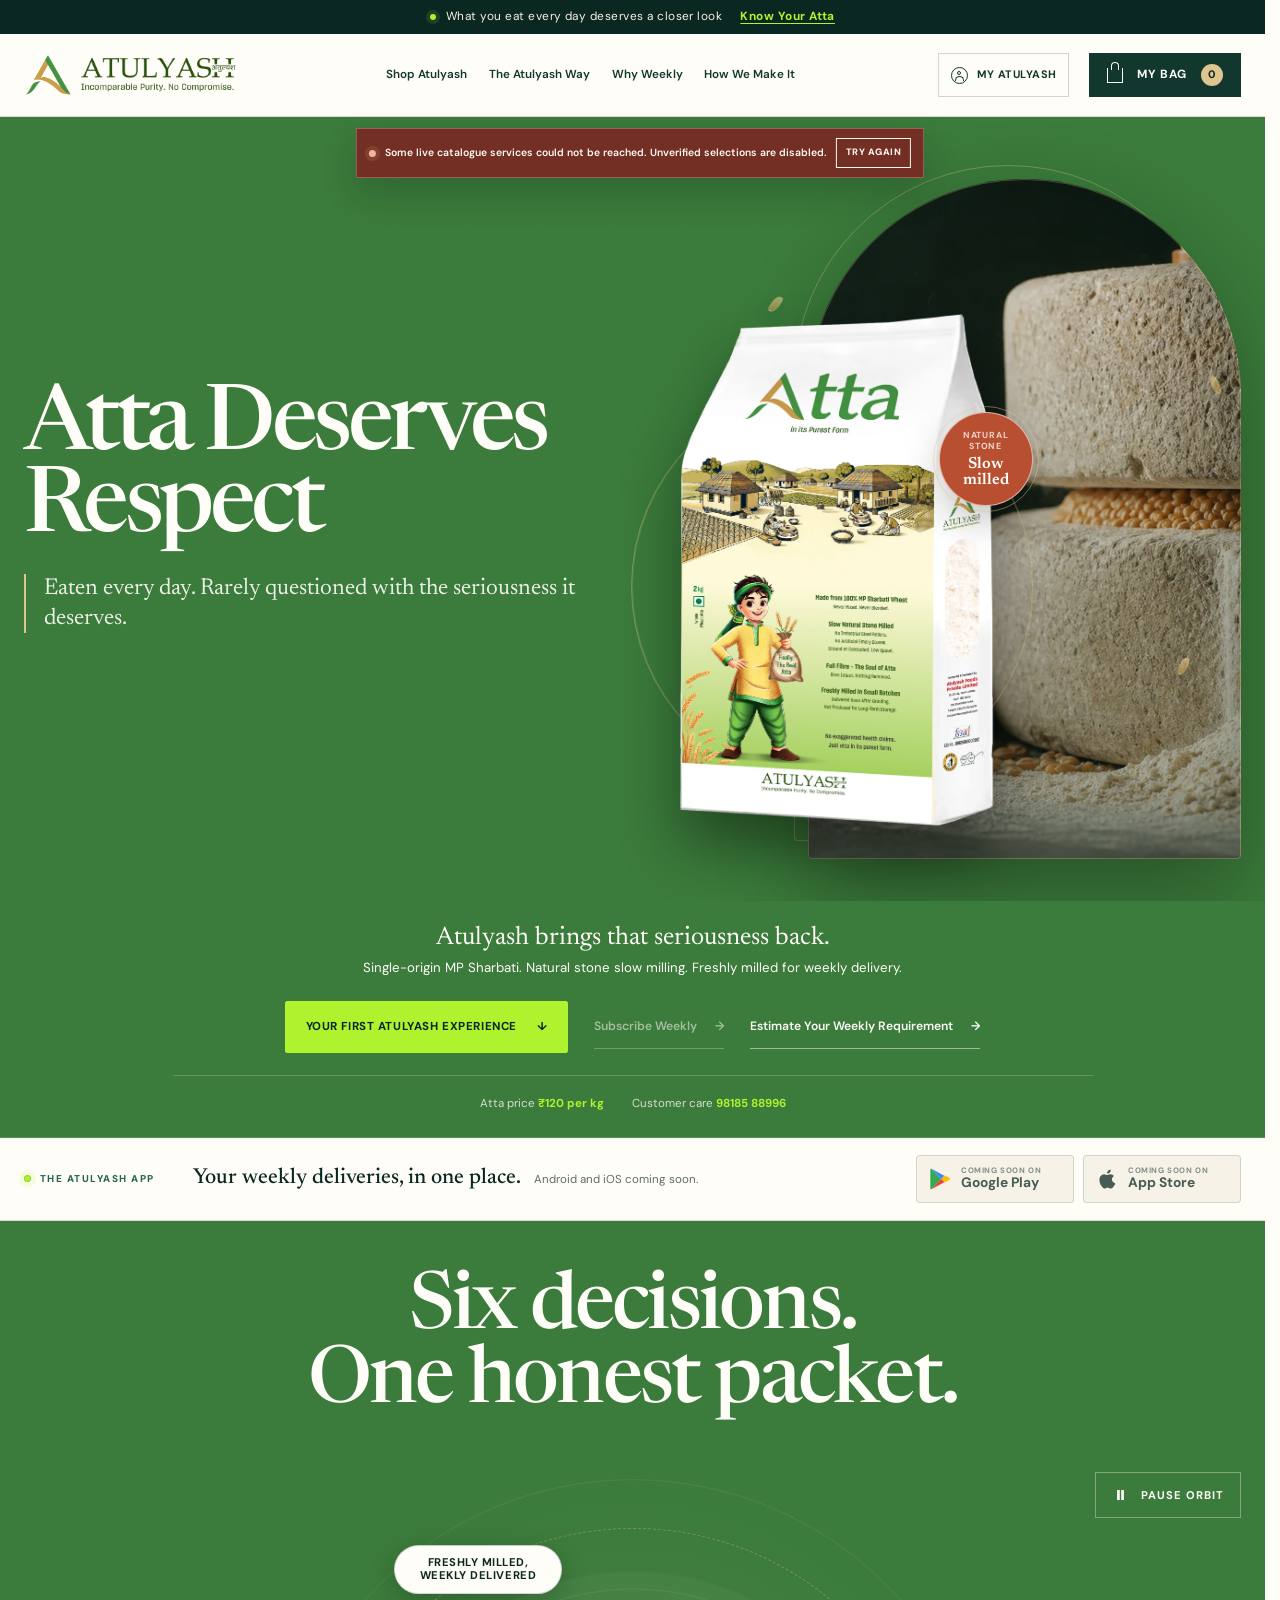
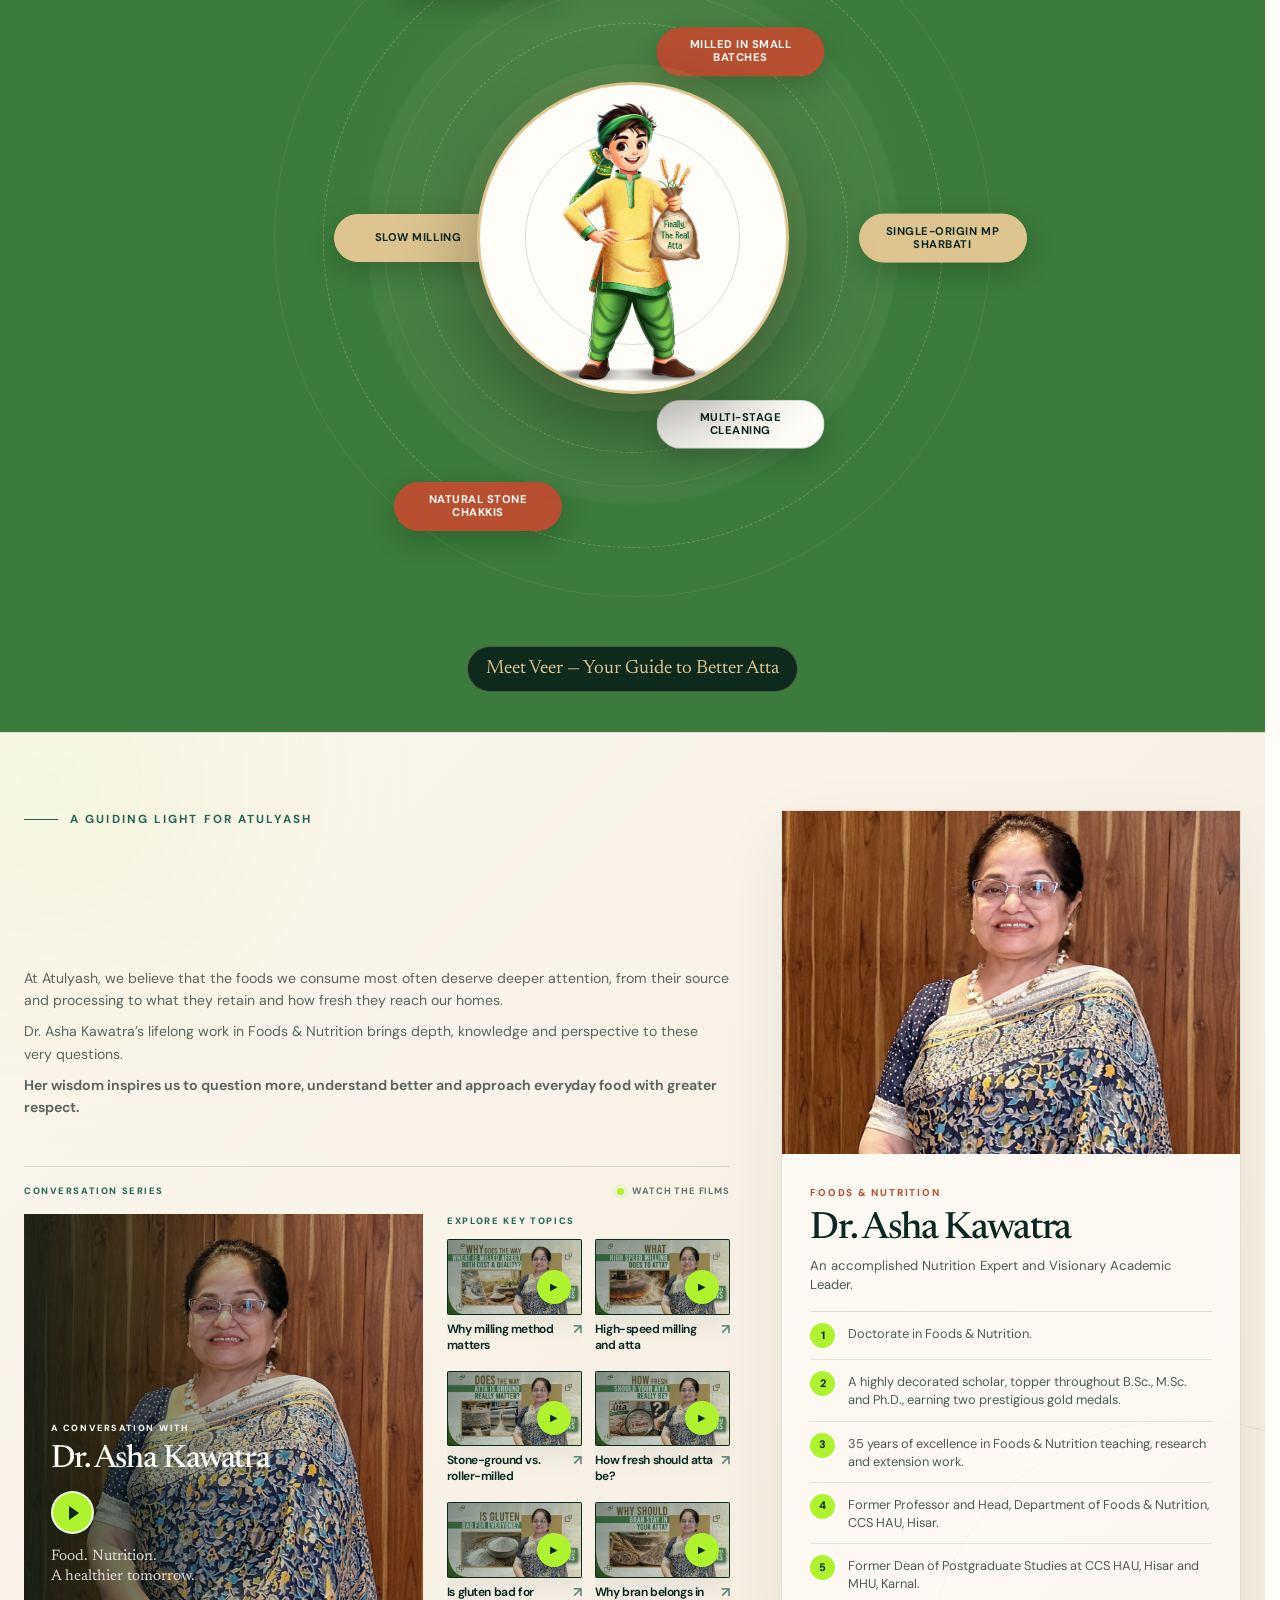
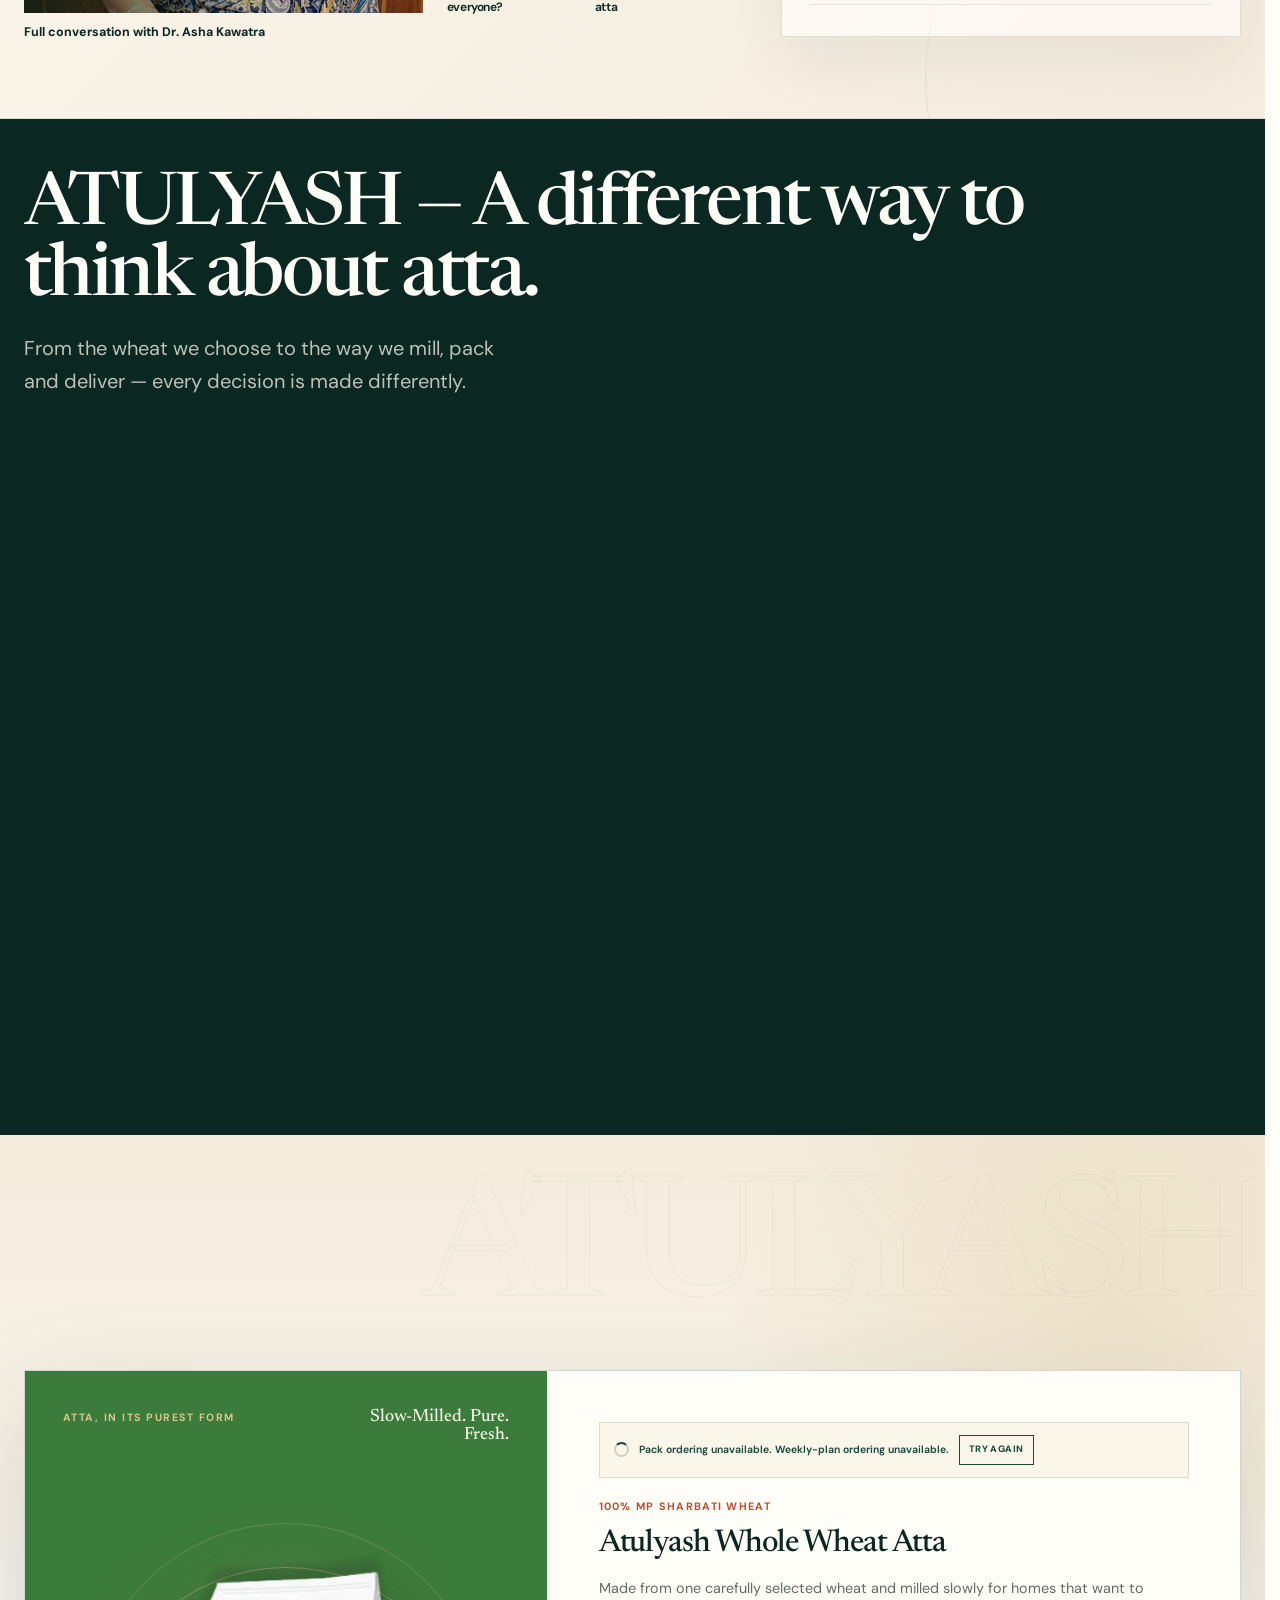
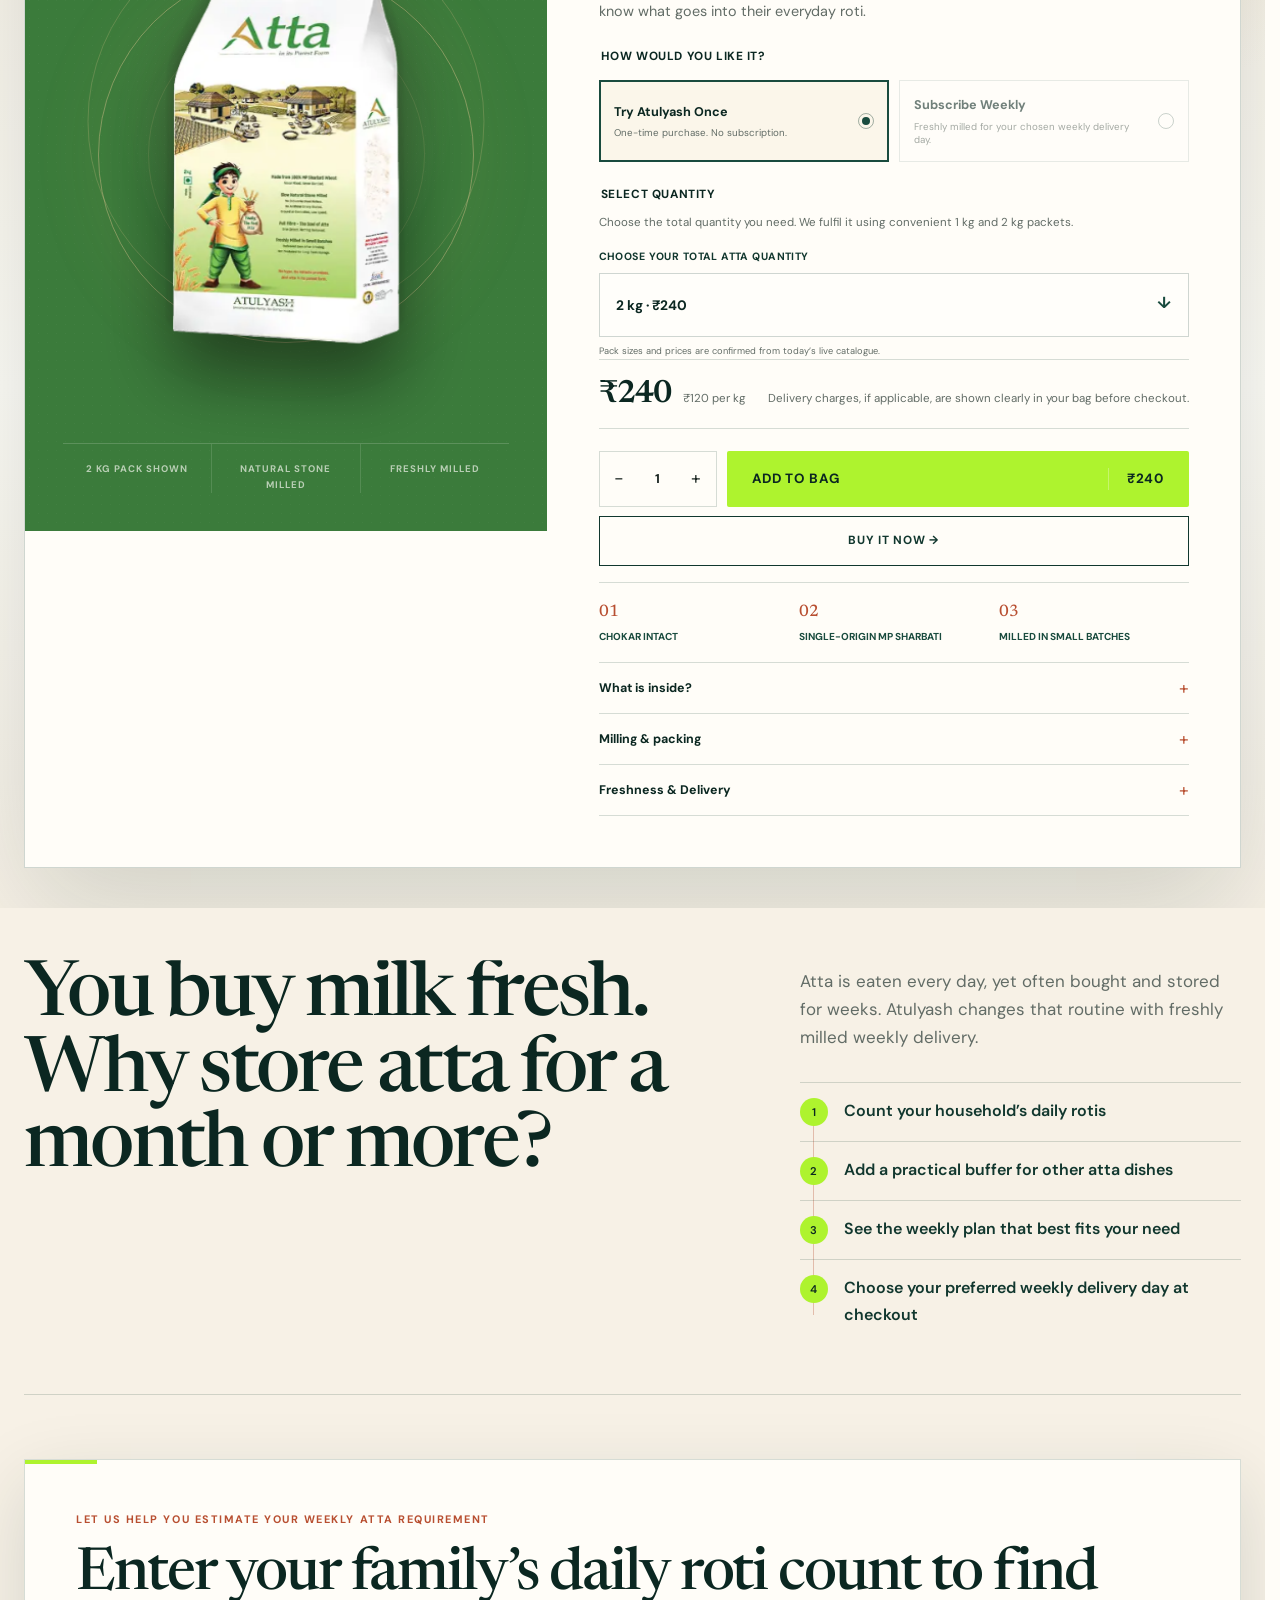
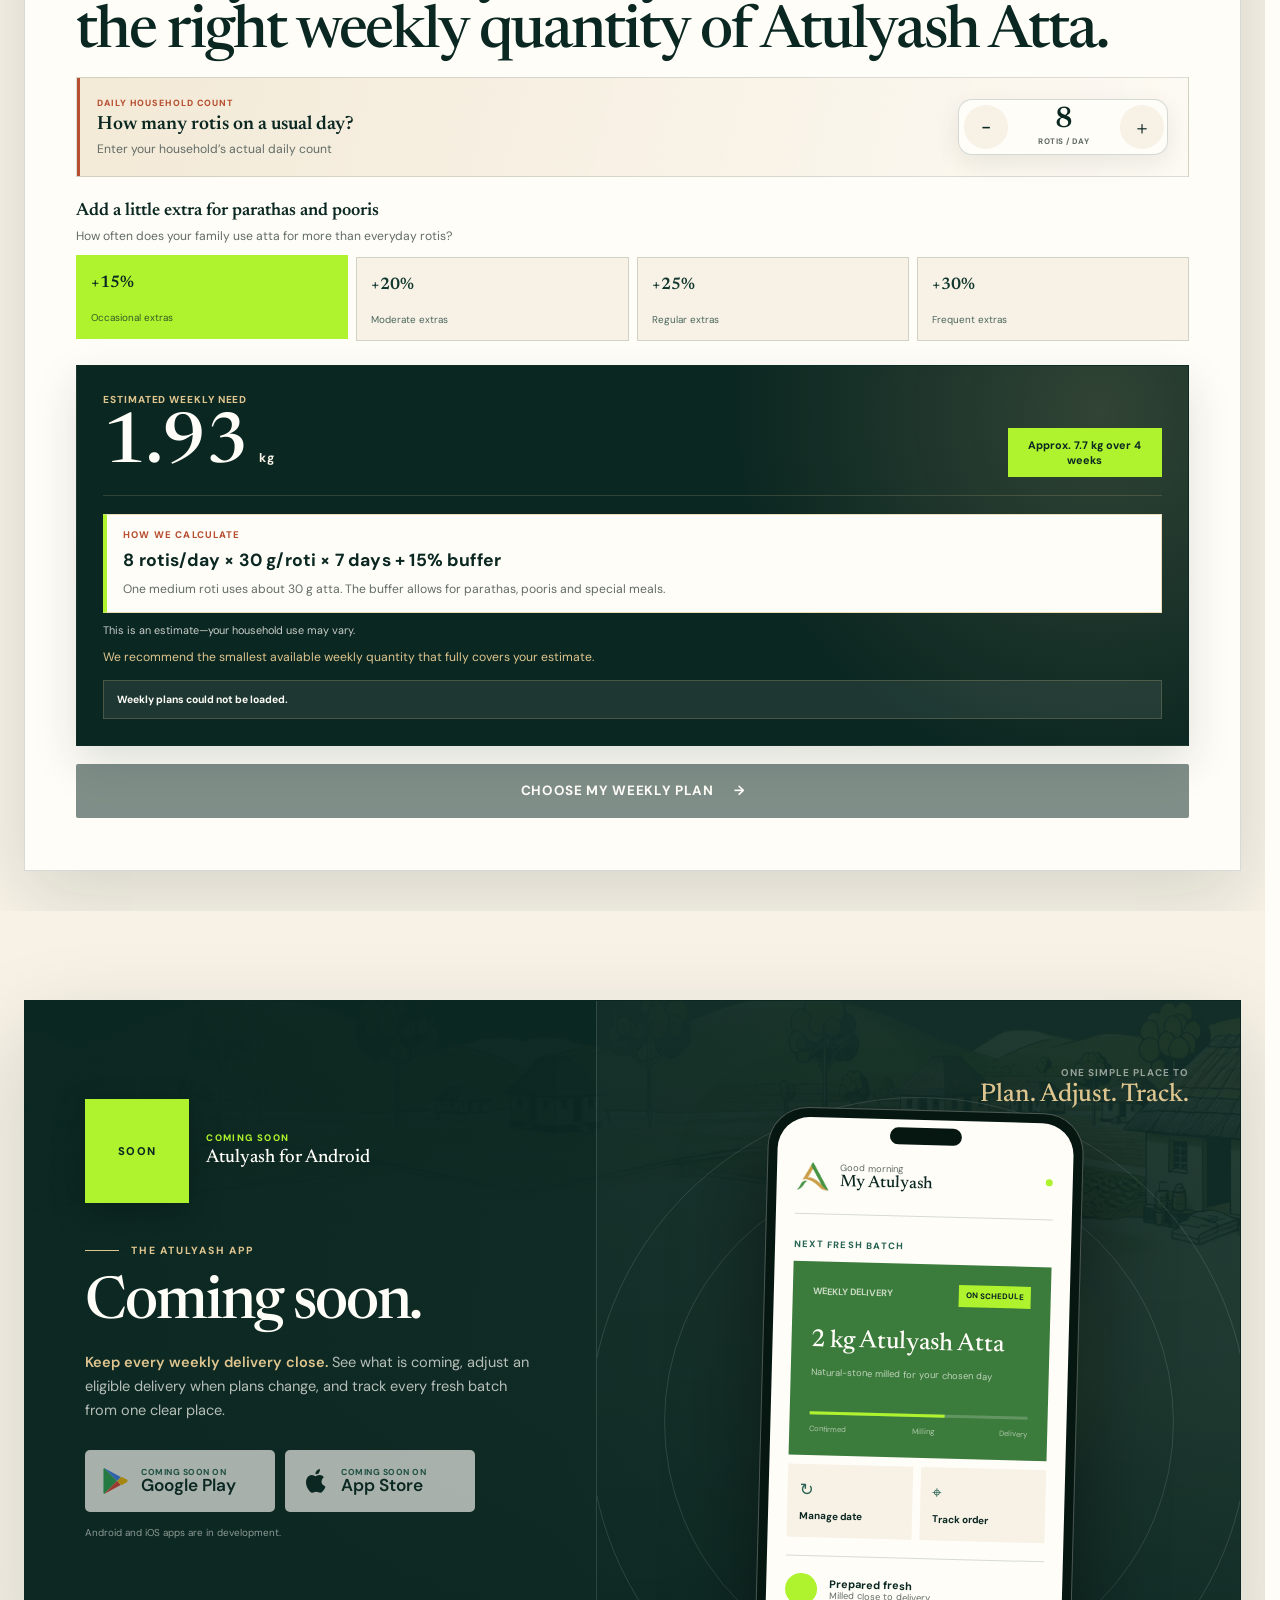
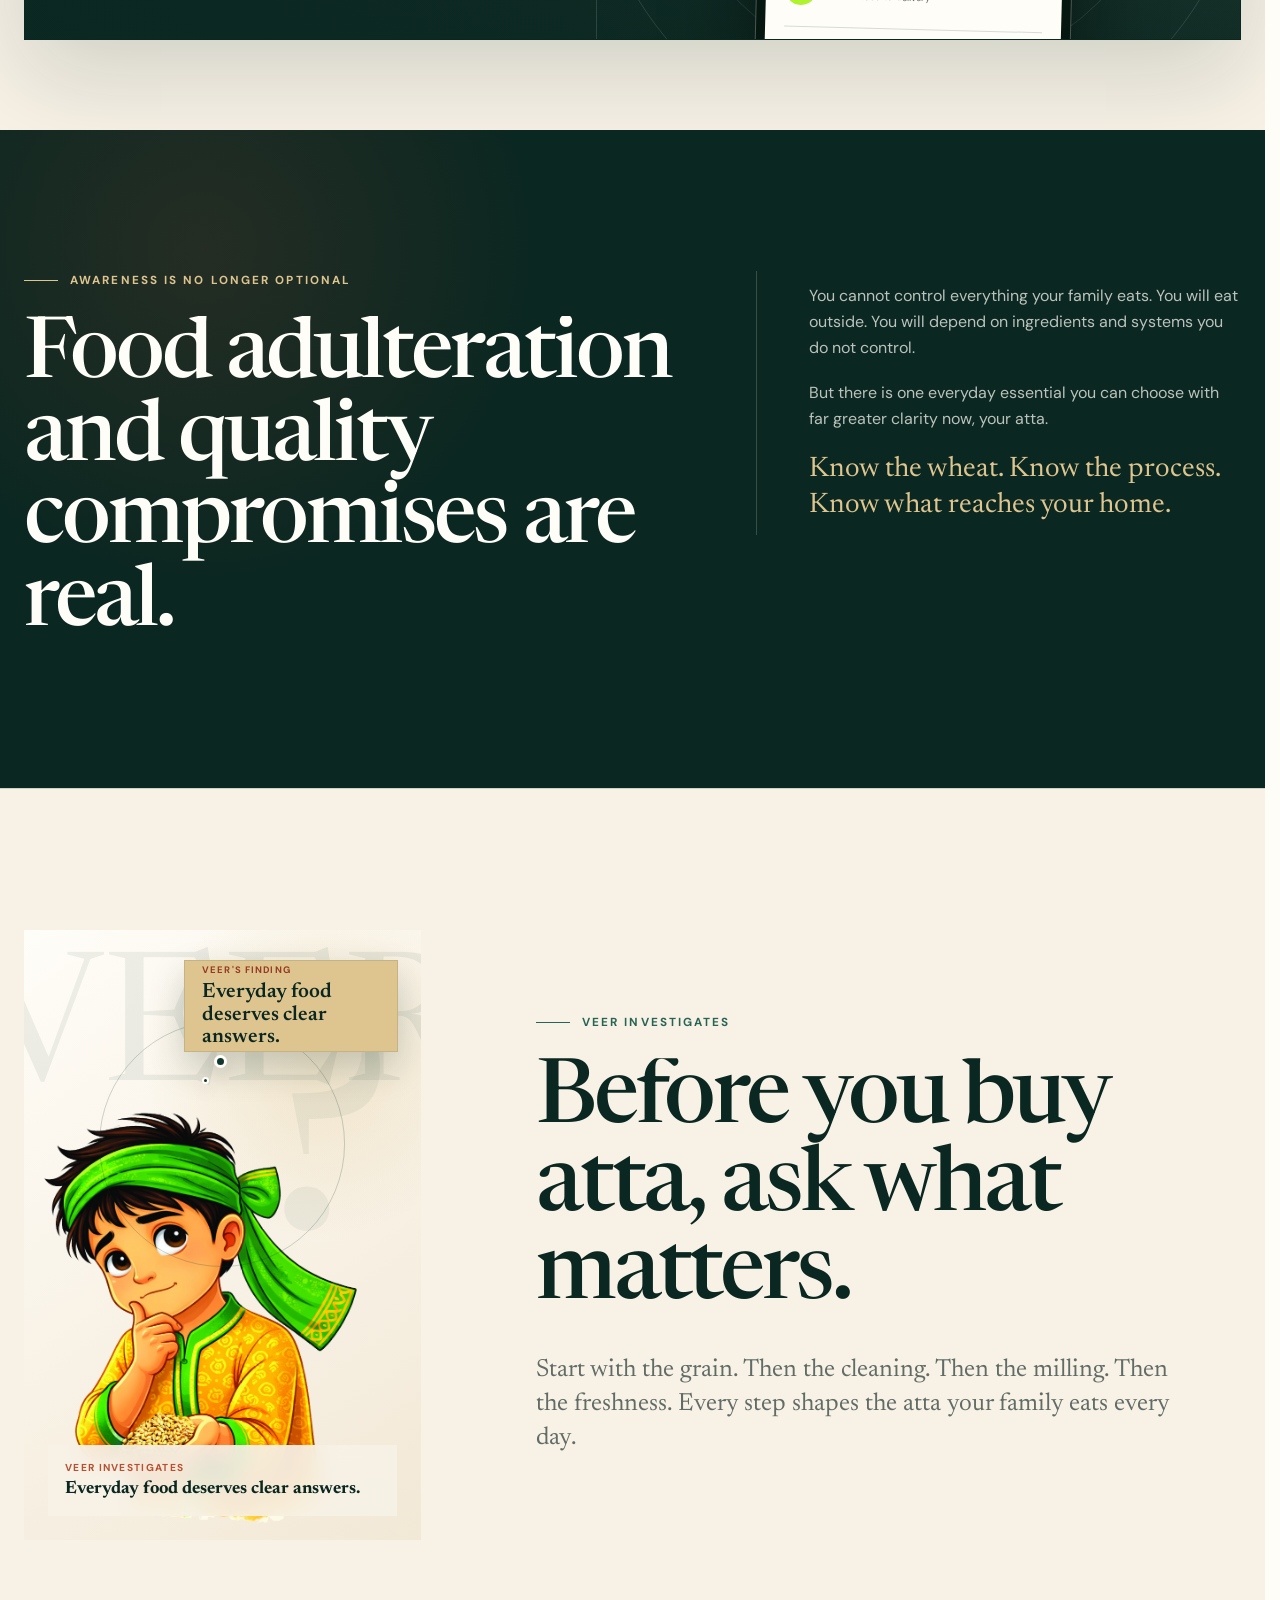
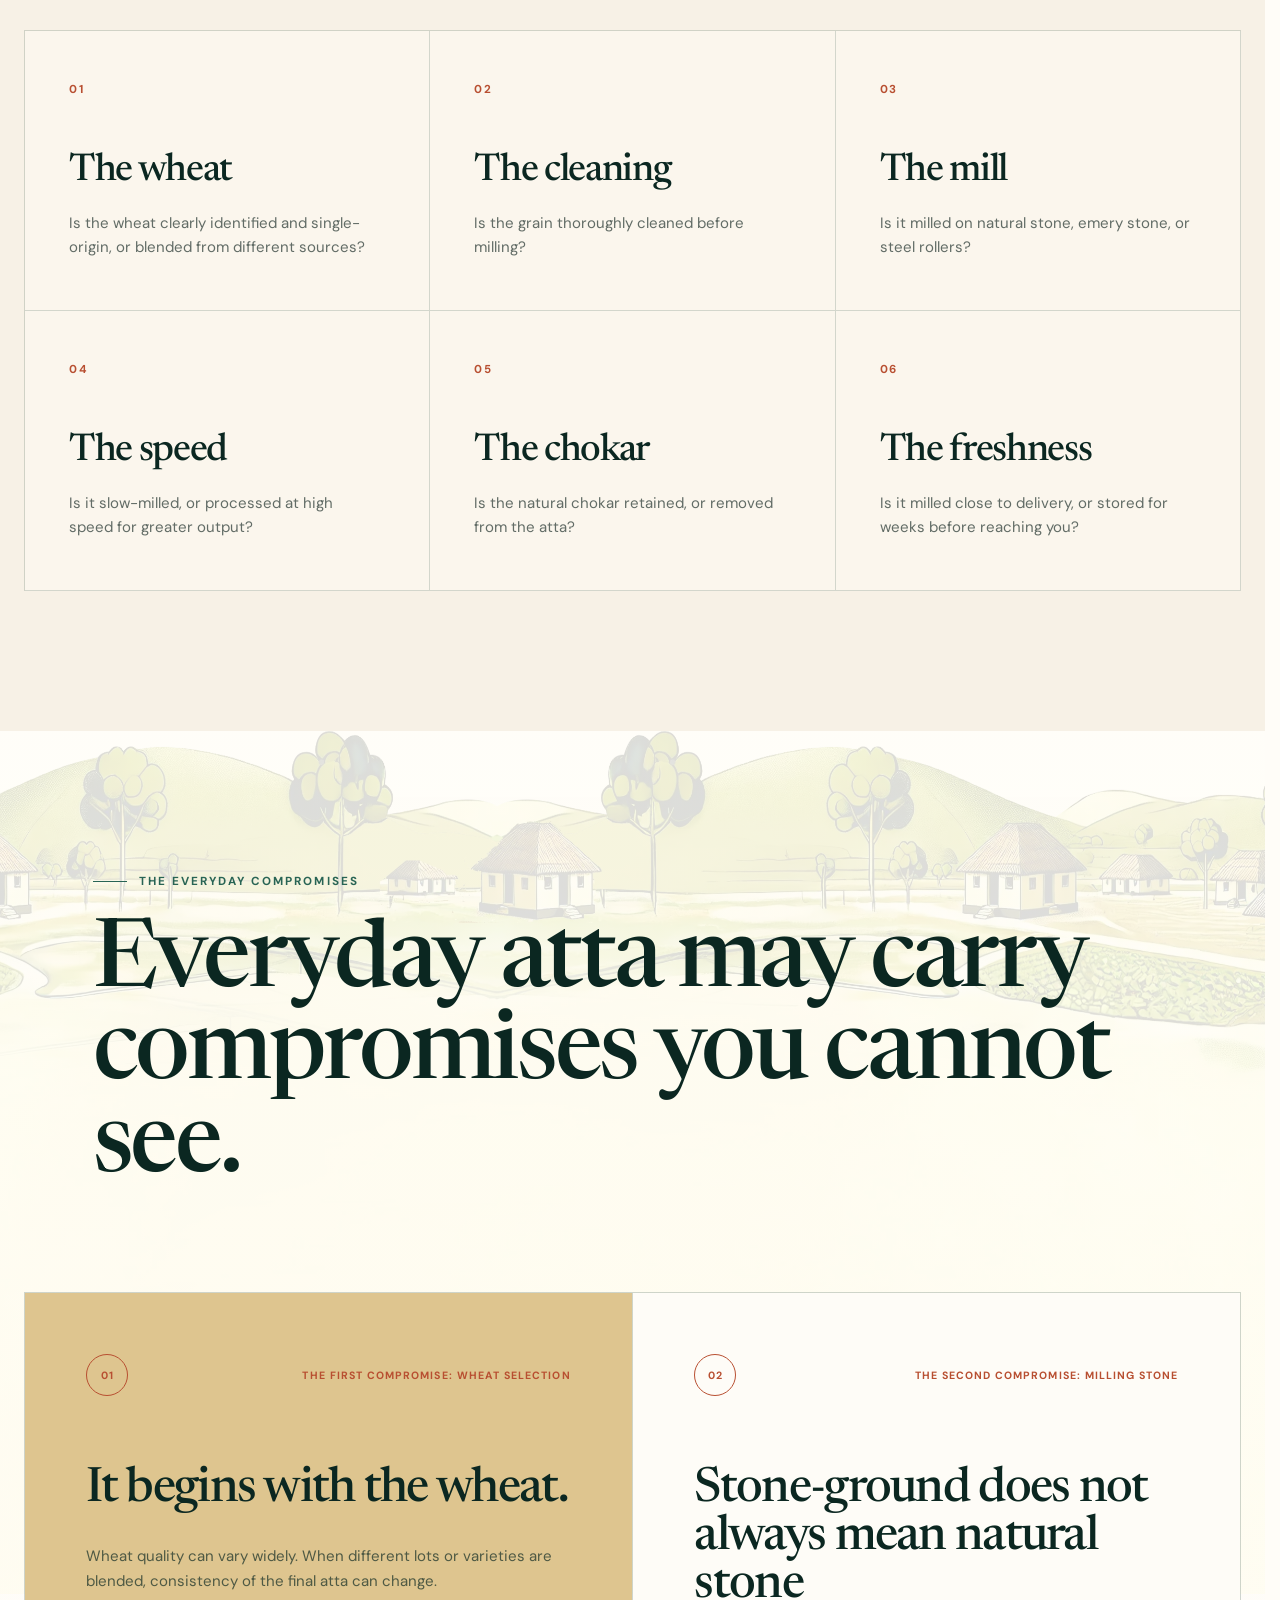
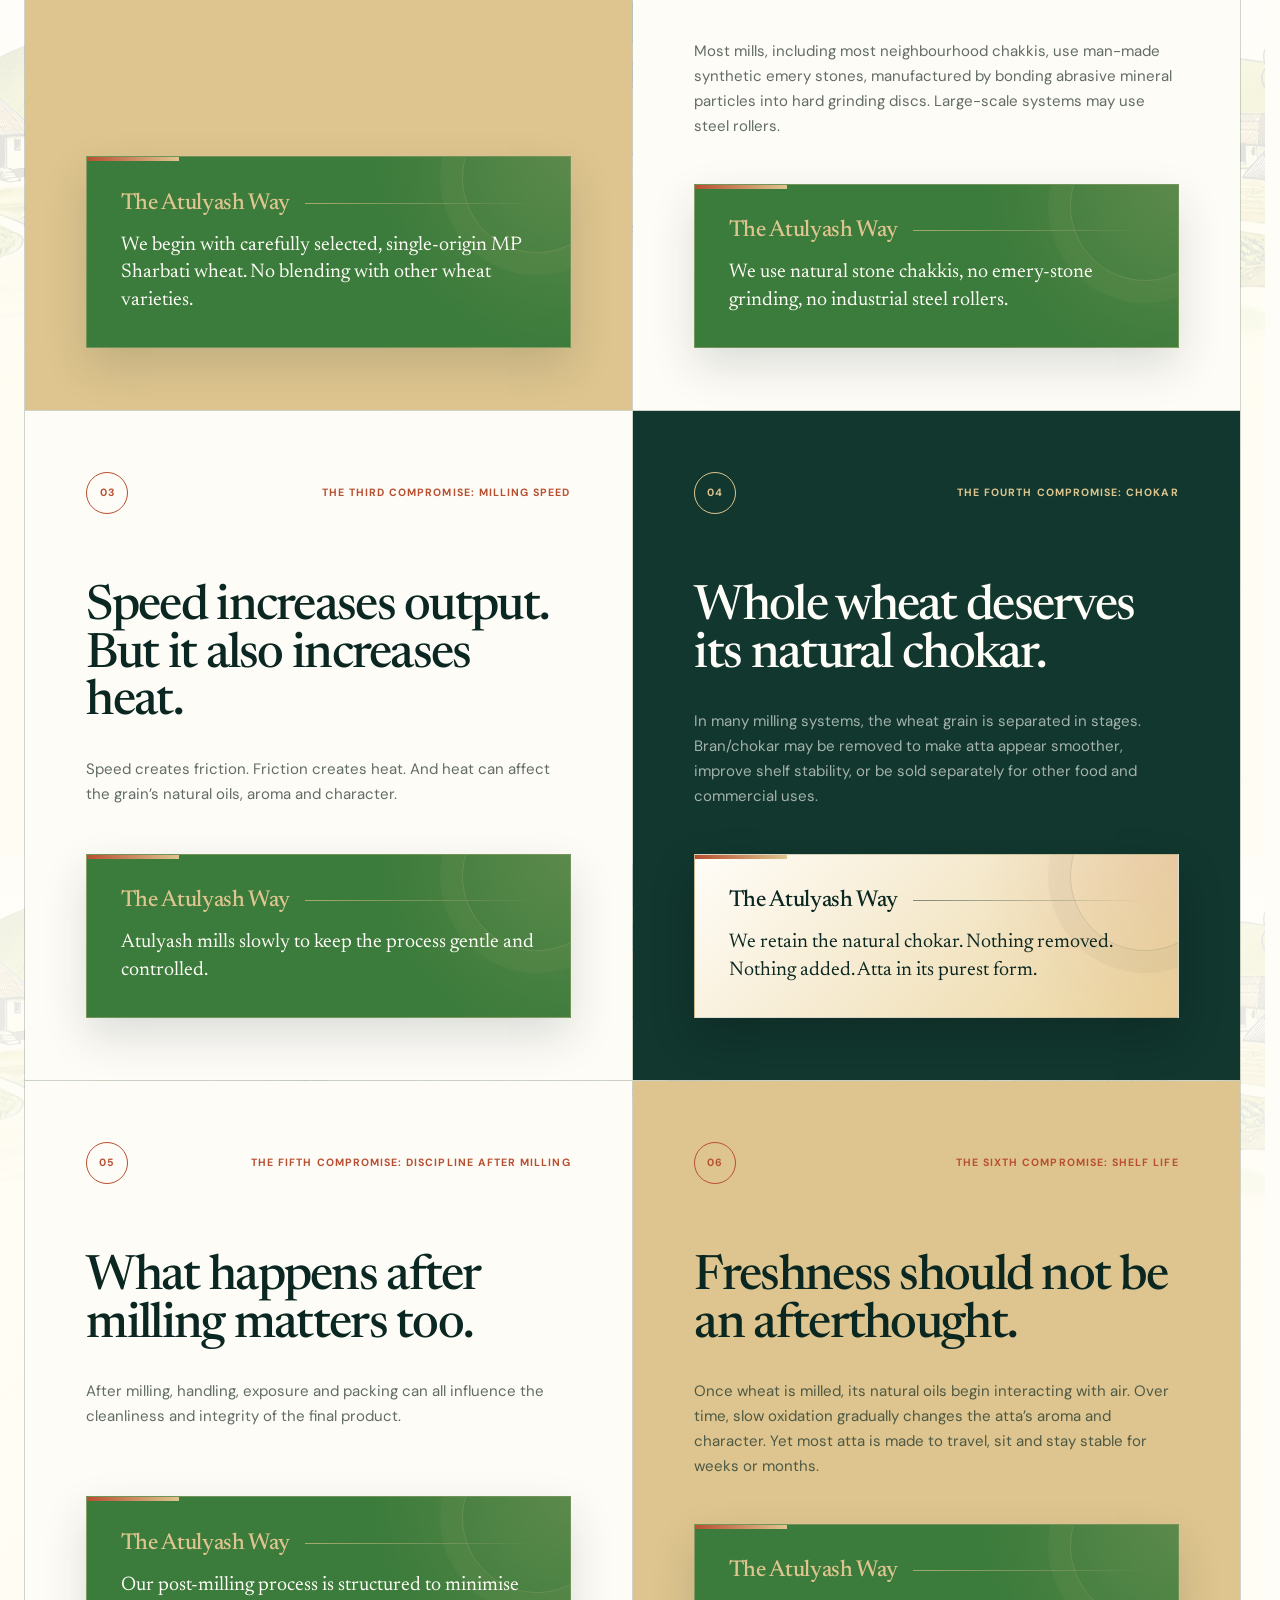
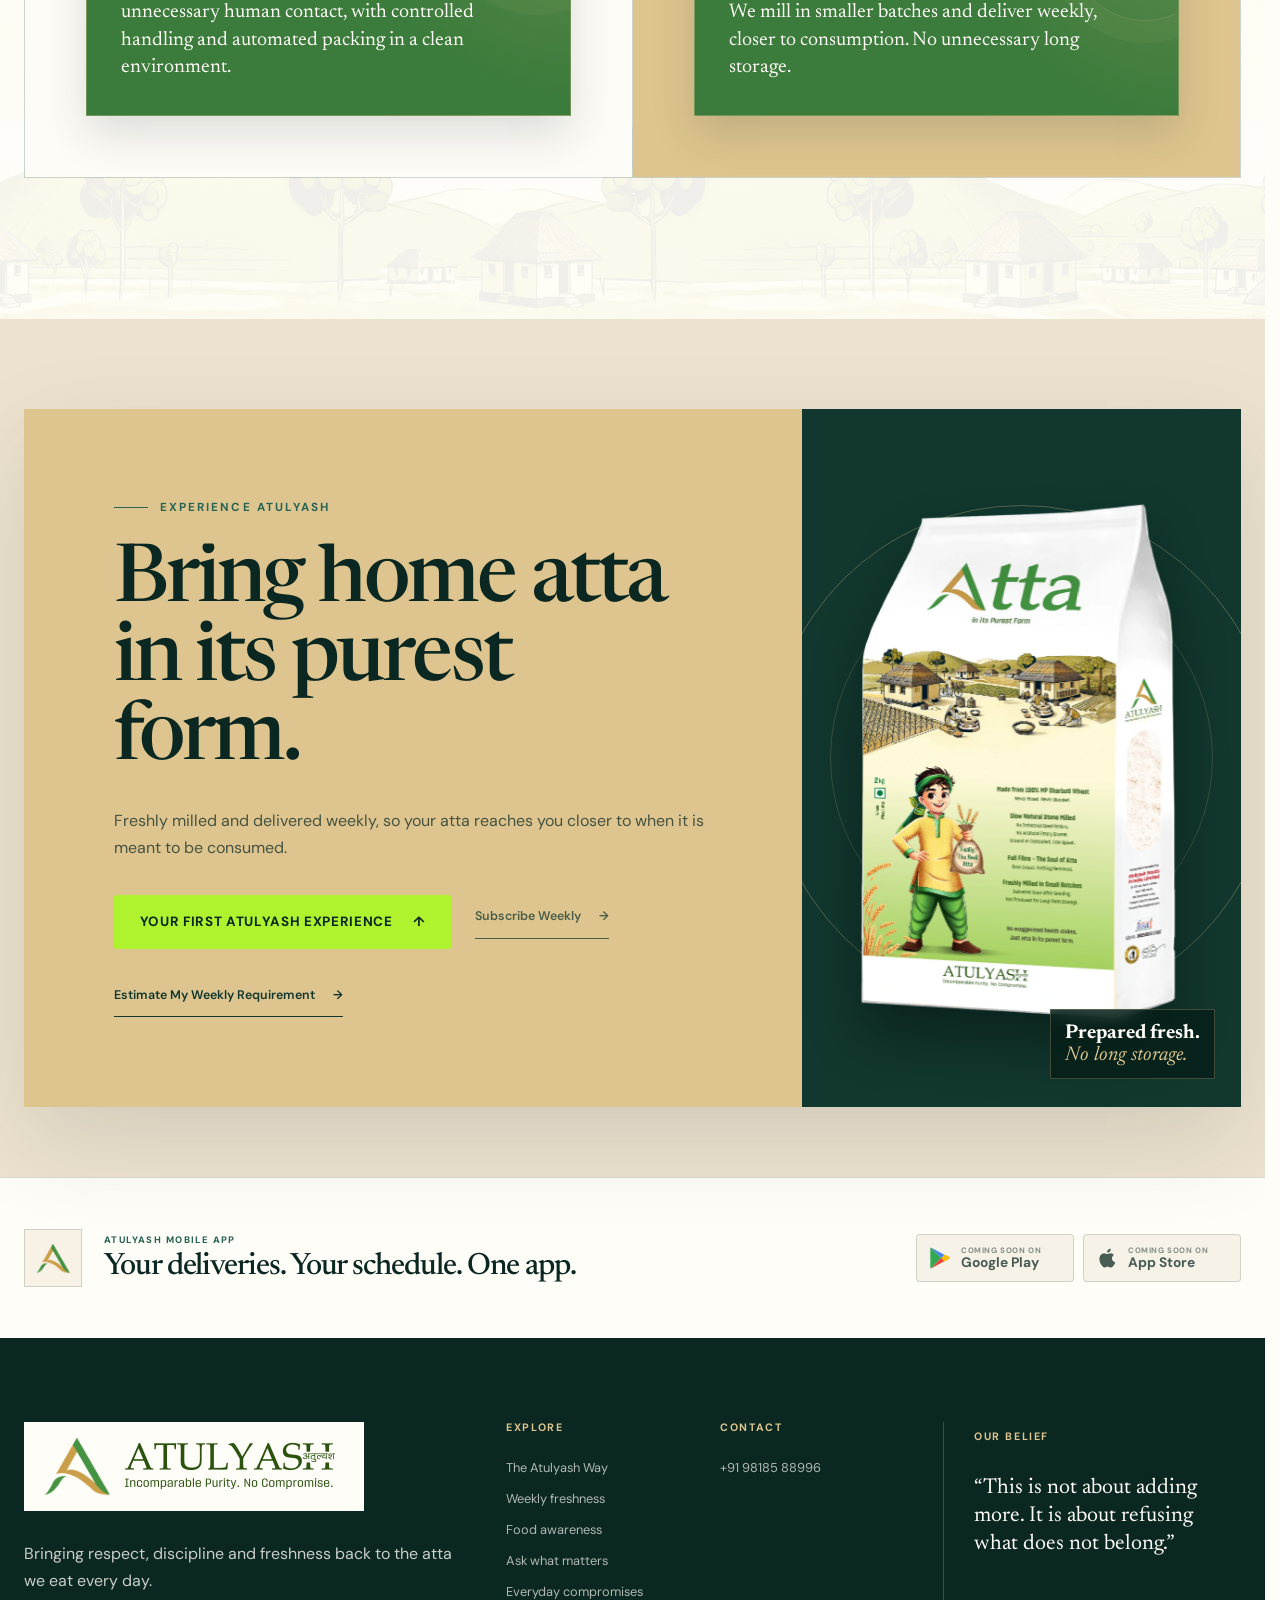
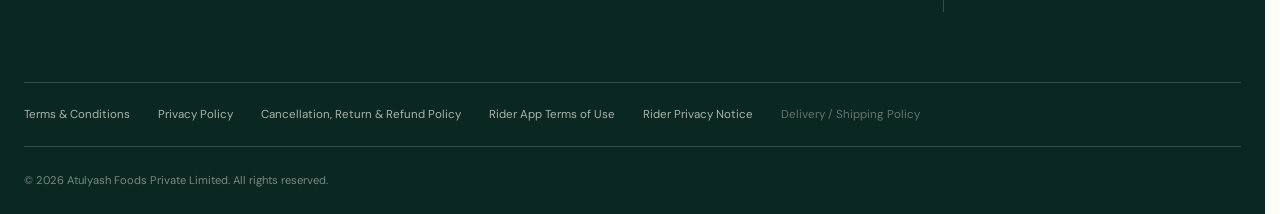
<file: index.html>
<!doctype html>
<html lang="en">
<head>
  <meta charset="utf-8">
  <meta name="viewport" content="width=device-width, initial-scale=1">
  <meta name="description" content="Shop Atulyash whole wheat atta in fresh-batch quantities — carefully selected MP Sharbati wheat, slow natural-stone milling and weekly plans.">
  <meta name="theme-color" content="#3B7B3B">
  <title>Atulyash | Fresh Natural-Stone Milled Atta</title>
  <meta property="og:type" content="website">
  <meta property="og:title" content="Atulyash | Atta Deserves Respect">
  <meta property="og:description" content="Shop carefully selected MP Sharbati wheat atta, slow-milled on natural stone in fresh small batches.">
  <meta property="og:image" content="/images/og-atulyash-commerce.png">
  <meta property="og:image:width" content="1733">
  <meta property="og:image:height" content="907">
  <meta property="og:image:alt" content="Atulyash atta pack with the message Atta deserves respect">
  <meta name="twitter:card" content="summary_large_image">
  <meta name="twitter:title" content="Atulyash | Atta Deserves Respect">
  <meta name="twitter:description" content="Natural-stone milled atta prepared in fresh small batches.">
  <meta name="twitter:image" content="/images/og-atulyash-commerce.png">
  <link rel="icon" href="images/brand-mark.webp" type="image/webp">
  <link rel="preconnect" href="https://fonts.googleapis.com">
  <link rel="preconnect" href="https://fonts.gstatic.com" crossorigin>
  <link href="https://fonts.googleapis.com/css2?family=DM+Sans:wght@400;500;600;700&amp;family=Newsreader:opsz,wght@6..72,400;6..72,500;6..72,600&amp;display=swap" rel="stylesheet">
  <link rel="preload" as="image" href="images/atta-packet-2026.webp" fetchpriority="high">
  <link rel="preload" as="image" href="images/natural-stone-hero.webp" fetchpriority="high">
  <link rel="stylesheet" href="styles.css?v=20260925-2">
  <link rel="stylesheet" href="ecommerce.css?v=20260919-1">
  <link rel="stylesheet" href="commerce-shared.css?v=20260924-1">
  <link rel="stylesheet" href="client-design.css?v=20260926-1">
</head>
<body data-commerce-page="storefront">
  <a class="skip-link" href="#main-content">Skip to content</a>

  <div class="checkout-handoff" id="checkoutHandoff" role="status" aria-live="polite" aria-atomic="true" hidden>
    <div class="checkout-handoff-card">
      <img src="images/brand-mark.webp" width="630" height="550" alt="">
      <p>Your Atulyash order</p>
      <h2 id="checkoutHandoffTitle">Preparing your delivery.</h2>
      <span id="checkoutHandoffStatus">Bringing your selected pack into secure checkout…</span>
      <div class="checkout-handoff-progress" aria-hidden="true"><i></i></div>
      <div class="checkout-handoff-actions" id="checkoutHandoffActions" hidden>
        <a href="account.html#shop">Change selection</a>
        <button id="checkoutHandoffReview" type="button">Review shop availability</button>
      </div>
    </div>
  </div>
  <script>
    (() => {
      try {
        const params = new URLSearchParams(window.location.search);
        let accountHandoff = params.get('checkout') === 'account';
        if (!accountHandoff) {
          const rawIntent = sessionStorage.getItem('atulyash-storefront-intent-v1');
          const intent = rawIntent ? JSON.parse(rawIntent) : null;
          const createdAt = Number(intent?.createdAt);
          accountHandoff = (
            intent?.origin === 'account'
            && ['openCheckout', 'checkout'].includes(intent?.action)
            && Number.isFinite(createdAt)
            && Math.abs(Date.now() - createdAt) <= 15 * 60 * 1000
          );
        }
        if (!accountHandoff) return;
        const handoff = document.getElementById('checkoutHandoff');
        if (handoff) handoff.hidden = false;
        document.body.classList.add('checkout-handoff-open');
      } catch (error) {
        // The normal storefront remains available when URL state is unavailable.
      }
    })();
  </script>

  <div class="atulyash-cursor" id="atulyashCursor" aria-hidden="true">
    <span class="atulyash-cursor-ring"></span>
    <span class="atulyash-cursor-grain"></span>
    <span class="atulyash-cursor-label"></span>
  </div>

  <aside class="announcement" aria-label="Know your atta">
    <div class="container announcement-inner">
      <span class="announcement-mark" aria-hidden="true"></span>
      <p>What you eat every day deserves a closer look</p>
      <a href="#questions">Know Your Atta</a>
    </div>
  </aside>

  <header class="site-header" id="siteHeader">
    <div class="container header-inner">
      <a class="brand" href="#home" aria-label="Atulyash home">
        <img class="brand-mark" src="images/brand-mark.webp" width="630" height="550" alt="">
        <img class="brand-wordmark" src="images/brand-wordmark.webp" width="900" height="220" alt="Atulyash — Incomparable Purity. No Compromise.">
      </a>

      <nav class="primary-nav" id="primaryNav" aria-label="Primary navigation">
        <a href="#shop">Shop Atulyash</a>
        <a href="#way">The Atulyash Way</a>
        <a href="#weekly">Why Weekly</a>
        <a href="#process-film">How We Make It</a>
        <a class="nav-care-link" href="tel:+919818588996">Customer care: 98185 88996</a>
      </nav>

      <a class="header-account" id="headerAccountLink" href="account.html" aria-label="Open your Atulyash account">
        <span class="header-account-icon" aria-hidden="true"></span>
        <span id="headerAccountLabel">My Atulyash</span>
      </a>

      <button class="header-cta header-cart" id="headerCartButton" type="button" aria-label="Open shopping bag, 0 items" aria-controls="cartDrawer">
        <span class="header-cart-icon" aria-hidden="true"></span>
        <span>My bag</span>
        <span class="cart-count" id="headerCartCount" aria-hidden="true">0</span>
      </button>

      <button class="menu-toggle" id="menuToggle" type="button" aria-expanded="false" aria-controls="primaryNav">
        <span class="sr-only">Open navigation</span>
        <span aria-hidden="true"></span>
        <span aria-hidden="true"></span>
      </button>
    </div>
  </header>

  <div class="store-service-status" id="storeServiceStatus" role="status" aria-live="polite" aria-atomic="true" data-state="idle" hidden>
    <span class="store-service-status-dot" aria-hidden="true"></span>
    <span id="storeServiceStatusLabel">Connecting to Atulyash services…</span>
    <button id="storeServiceRetryButton" type="button" hidden>Try again</button>
  </div>

  <main id="main-content">
    <section class="hero" id="home" aria-labelledby="hero-title">
      <div class="container hero-layout">
        <div class="hero-copy">
          <h1 id="hero-title">Atta Deserves Respect</h1>
          <p class="hero-lead">Eaten every day. Rarely questioned with the seriousness it deserves.</p>
        </div>

        <div class="hero-visual" data-hero-depth>
          <div class="hero-backdrop" aria-hidden="true"></div>
          <div class="hero-arch-outline" aria-hidden="true"></div>
          <div class="hero-grains" aria-hidden="true">
            <span></span><span></span><span></span><span></span><span></span>
          </div>
          <div class="hero-product" data-cursor-label="Pure atta">
            <div class="hero-product-depth">
              <div class="hero-product-halo" aria-hidden="true"></div>
              <img src="images/atta-packet-2026.webp" width="1553" height="2302" alt="Atulyash atta two kilogram pack" fetchpriority="high">
              <div class="hero-origin-seal" aria-hidden="true">
                <span>Natural stone</span>
                <strong>Slow milled</strong>
              </div>
            </div>
          </div>
        </div>
      </div>
    </section>

    <aside class="launch-banner" id="launchBanner" hidden aria-label="Atulyash Launch Experience">
      <span class="launch-banner-glow launch-banner-glow-left" aria-hidden="true"></span>
      <span class="launch-banner-glow launch-banner-glow-right" aria-hidden="true"></span>

      <div class="container launch-banner-inner">
        <div class="launch-banner-heading">
          <div class="launch-banner-eyebrow">
            <span>Your First Atulyash Experience</span>
          </div>
          <h2><span>1 kg on us</span> for the first <strong id="launchBannerQuota">2,000</strong> orders</h2>
          <span class="launch-banner-divider" aria-hidden="true"><i></i></span>
        </div>

        <div class="launch-banner-dashboard">
          <section class="launch-banner-panel launch-banner-dates" aria-labelledby="launchDatesTitle">
            <div class="launch-banner-panel-title" id="launchDatesTitle">
              <svg viewBox="0 0 24 24" aria-hidden="true"><path d="M7 3v3M17 3v3M4 9h16M5 5h14a1 1 0 0 1 1 1v14H4V6a1 1 0 0 1 1-1Z"/></svg>
              <span>Key dates</span>
            </div>
            <div class="launch-banner-timeline">
              <div class="launch-banner-milestone is-live">
                <span class="launch-banner-milestone-icon" aria-hidden="true">
                  <svg viewBox="0 0 24 24"><path d="M8 19c2.2-2.1 2.4-5.2 1.1-8.1M12 20c2.2-2.1 2.7-5.3 1.5-8.9M7.5 8.7c-1.8-.4-3.3-1.6-4.2-3.3 2.1-.2 4 .6 5.2 2.2M13.4 8.7c1.7-.4 3.2-1.6 4-3.2-2-.2-3.8.6-5 2.1M10 12.5c1.1-1.5 2.7-2.4 4.4-2.6-.2 1.9-1.2 3.5-2.8 4.4"/></svg>
                </span>
                <div><strong id="launchBannerStatus">Reservations are open now</strong><small>Reserve your complimentary pack</small></div>
              </div>
              <div class="launch-banner-milestone">
                <span class="launch-banner-milestone-icon" aria-hidden="true">
                  <svg viewBox="0 0 24 24"><path d="M5 9h14v10H5zM7 9V5h10v4M9 12h6M9 15h6"/></svg>
                </span>
                <div><strong>Milling begins on<br><span id="launchBannerMillingDate">11th October 2026</span></strong><small>First Navratra</small></div>
              </div>
              <div class="launch-banner-milestone">
                <span class="launch-banner-milestone-icon" aria-hidden="true">
                  <svg viewBox="0 0 24 24"><path d="M3 7h11v10H3zM14 10h4l3 3v4h-7zM6.5 20a2 2 0 1 0 0-4 2 2 0 0 0 0 4ZM17.5 20a2 2 0 1 0 0-4 2 2 0 0 0 0 4Z"/></svg>
                </span>
                <div><strong>Deliveries begin from<br><span id="launchBannerDate">12th October 2026</span></strong><small>Second Navratra</small></div>
              </div>
            </div>
          </section>

          <div class="launch-banner-reserve">
            <a class="button launch-banner-cta" href="launch.html">
              <span>Reserve now</span>
              <span class="launch-banner-arrow" aria-hidden="true">→</span>
            </a>
          </div>

          <section class="launch-banner-panel launch-banner-service" aria-label="Serviceable area">
            <div class="launch-banner-panel-title">
              <svg viewBox="0 0 24 24" aria-hidden="true"><path d="M12 21s6-5.2 6-11a6 6 0 1 0-12 0c0 5.8 6 11 6 11Z"/><circle cx="12" cy="10" r="2"/></svg>
              <span>Serviceable area</span>
            </div>
            <div class="launch-banner-service-body">
              <strong>South Delhi &amp; North Delhi</strong>
              <small>Serviceable PIN codes only</small>
            </div>
          </section>

          <section class="launch-banner-panel launch-banner-counter-card" aria-label="Live counter">
            <div class="launch-banner-panel-title">
              <svg viewBox="0 0 24 24" aria-hidden="true"><path d="M4 19h16M6 16v-5M10 16V7M14 16V4M18 16V9"/></svg>
              <span>Live counter</span>
            </div>
            <div class="launch-banner-counter-body">
              <strong id="launchBannerAvailability">2,000</strong>
              <span>left</span>
            </div>
          </section>
        </div>
      </div>
    </aside>

    <section class="hero-journey" aria-label="Start your Atulyash journey">
      <div class="container hero-journey-inner">
        <div class="hero-journey-copy">
          <p>Atulyash brings that seriousness back.</p>
          <small>Single-origin MP Sharbati. Natural stone slow milling. Freshly milled for weekly delivery.</small>
        </div>
        <div class="hero-actions hero-actions-client">
          <a class="button button-primary" href="#packSelector" data-serviceability-intent="first-experience">Your First Atulyash Experience <span aria-hidden="true">↓</span></a>
          <a class="text-action hero-subscribe" id="heroWeeklyButton" href="#shop"><span data-weekly-label>Subscribe Weekly</span> <span aria-hidden="true">→</span></a>
          <a class="text-action" href="#weekly">Estimate Your Weekly Requirement <span aria-hidden="true">→</span></a>
        </div>
        <p class="hero-weekly-note" id="heroWeeklyNote" role="status" hidden>Weekly Subscriptions Begin 11 October 2026 : First Navratra</p>
        <div class="hero-service-facts" aria-label="Price and customer care">
          <span>Atta price <strong id="heroUnitPrice">₹120 per kg</strong></span>
          <a href="tel:+919818588996">Customer care <strong>98185 88996</strong></a>
        </div>
      </div>
    </section>

    <section class="app-brief app-brief-top" aria-label="Atulyash mobile app availability">
      <div class="container app-brief-inner">
        <div class="app-brief-copy">
          <span class="app-brief-status"><i aria-hidden="true"></i>The Atulyash app</span>
          <p><strong>Your weekly deliveries, in one place.</strong><span>Android and iOS coming soon.</span></p>
        </div>
        <div class="app-platform-pair app-platform-pair-brief" aria-label="App availability">
          <span class="app-platform-chip app-platform-chip-soon" aria-label="Atulyash for Android is coming soon">
            <svg viewBox="0 0 32 36" aria-hidden="true"><path fill="#34a853" d="M1.4 1.9A3 3 0 0 0 .5 4v28a3 3 0 0 0 .9 2.1L17.2 18z"/><path fill="#fbbc04" d="m22.4 12.8-5.2 5.2 5.3 5.3 6.3-3.6c2-1.1 2-2.9 0-4z"/><path fill="#4285f4" d="M1.4 1.9 21.8 13l-4.6 5L1.4 1.9z"/><path fill="#ea4335" d="M1.4 34.1 21.8 23l-4.6-5L1.4 34.1z"/></svg>
            <span><small>Coming soon on</small><strong>Google Play</strong></span>
          </span>
          <span class="app-platform-chip app-platform-chip-soon" aria-label="Atulyash for iPhone is coming soon">
            <svg viewBox="0 0 24 24" aria-hidden="true"><path d="M17.1 12.6c0-2.6 2.1-3.9 2.2-4a4.8 4.8 0 0 0-3.8-2.1c-1.6-.2-3.1 1-3.9 1s-2-1-3.4-1c-1.8 0-3.5 1.1-4.5 2.7-1.9 3.3-.5 8.2 1.4 10.9.9 1.3 2 2.8 3.5 2.7 1.4-.1 1.9-.9 3.6-.9s2.2.9 3.7.9c1.5 0 2.5-1.3 3.4-2.7 1.1-1.5 1.5-3 1.5-3.1-.1 0-3.7-1.4-3.7-4.4ZM14.5 4.8A4.4 4.4 0 0 0 15.6 1a4.5 4.5 0 0 0-3 1.5 4.2 4.2 0 0 0-1.1 3.1 3.7 3.7 0 0 0 3-0.8Z"/></svg>
            <span><small>Coming soon on</small><strong>App Store</strong></span>
          </span>
        </div>
      </div>
    </section>

    <section class="way-section signature-orbit-section section" id="way" aria-labelledby="way-title">
      <div class="container signature-orbit-wrap">
        <div class="signature-orbit-heading">
          <h2 id="way-title"><span>Six decisions.</span><span>One honest packet.</span></h2>
        </div>

        <div class="orbit-showcase orbit-showcase-signature reveal" id="orbitShowcase">
          <button class="orbit-toggle" id="orbitToggle" type="button" aria-pressed="false">
            <span class="orbit-toggle-icon" aria-hidden="true">Ⅱ</span>
            <span class="orbit-toggle-label">Pause orbit</span>
          </button>

          <div class="orbit-stage signature-orbit-stage" role="img" aria-describedby="orbitDescription" data-cursor-label="Explore">
            <p class="sr-only" id="orbitDescription">Veer stands at the centre of the Atulyash Way, surrounded by six commitments: single-origin MP Sharbati, multi-stage cleaning, natural stone chakkis, slow milling, milling in small batches and freshly milled weekly delivery.</p>

            <div class="orbit-ring orbit-ring-outer" aria-hidden="true">
              <div class="orbit-node orbit-node-wheat" style="--angle: 0deg;"><span>Single-Origin MP Sharbati</span></div>
              <div class="orbit-node orbit-node-accent" style="--angle: 120deg;"><span>Natural Stone Chakkis</span></div>
              <div class="orbit-node" style="--angle: 240deg;"><span>Freshly Milled, Weekly Delivered</span></div>
            </div>

            <div class="orbit-ring orbit-ring-inner" aria-hidden="true">
              <div class="orbit-node" style="--angle: 60deg;"><span>Multi-Stage Cleaning</span></div>
              <div class="orbit-node orbit-node-wheat" style="--angle: 180deg;"><span>Slow Milling</span></div>
              <div class="orbit-node orbit-node-accent" style="--angle: 300deg;"><span>Milled in Small Batches</span></div>
            </div>

            <div class="orbit-core orbit-core-veer" aria-hidden="true">
              <div class="orbit-core-glow"></div>
              <img src="images/veer-mascot-2026.webp" width="2130" height="2740" alt="">
            </div>

            <ul class="orbit-mobile-list" aria-hidden="true">
              <li>Single-Origin MP Sharbati</li>
              <li>Multi-Stage Cleaning</li>
              <li>Natural Stone Chakkis</li>
              <li>Slow Milling</li>
              <li>Milled in Small Batches</li>
              <li>Freshly Milled, Weekly Delivered</li>
            </ul>
          </div>

          <p class="orbit-veer-caption">Meet Veer — Your Guide to Better Atta</p>
        </div>
      </div>
    </section>

    <section class="asha-section section" id="dr-asha" aria-labelledby="asha-title">
      <div class="container asha-editorial-grid">
        <aside class="asha-profile reveal" aria-labelledby="asha-profile-name">
          <figure class="asha-portrait">
            <img src="images/dr-asha-kawatra.jpg" width="1254" height="1254" alt="Dr. Asha Kawatra" loading="lazy">
          </figure>

          <div class="asha-profile-copy">
            <p class="asha-profile-label">Foods &amp; Nutrition</p>
            <h3 id="asha-profile-name">Dr. Asha Kawatra</h3>
            <p class="asha-profile-role">An accomplished Nutrition Expert and Visionary Academic Leader.</p>

            <ol class="asha-credentials" aria-label="Dr. Asha Kawatra's credentials">
              <li><span>1</span><p>Doctorate in Foods &amp; Nutrition.</p></li>
              <li><span>2</span><p>A highly decorated scholar, topper throughout B.Sc., M.Sc. and Ph.D., earning two prestigious gold medals.</p></li>
              <li><span>3</span><p>35 years of excellence in Foods &amp; Nutrition teaching, research and extension work.</p></li>
              <li><span>4</span><p>Former Professor and Head, Department of Foods &amp; Nutrition, CCS HAU, Hisar.</p></li>
              <li><span>5</span><p>Former Dean of Postgraduate Studies at CCS HAU, Hisar and MHU, Karnal.</p></li>
            </ol>
          </div>
        </aside>

        <div class="asha-main">
          <header class="asha-intro reveal">
            <p class="eyebrow"><span></span>A guiding light for Atulyash</p>
            <h2 id="asha-title">Everyday food deserves extraordinary thought.</h2>
            <p>At Atulyash, we believe that the foods we consume most often deserve deeper attention, from their source and processing to what they retain and how fresh they reach our homes.</p>
            <p>Dr. Asha Kawatra’s lifelong work in Foods &amp; Nutrition brings depth, knowledge and perspective to these very questions.</p>
            <p class="asha-intro-close">Her wisdom inspires us to question more, understand better and approach everyday food with greater respect.</p>
          </header>

          <div class="asha-media reveal" aria-label="Conversation with Dr. Asha Kawatra">
            <div class="asha-media-heading">
              <p>Conversation series</p>
              <span><i aria-hidden="true"></i>Watch the films</span>
            </div>

            <div class="asha-media-grid">
              <article class="asha-featured-video" aria-labelledby="asha-conversation-title">
                <button class="asha-video-poster asha-video-trigger" type="button" data-asha-video-id="pj7Y9ffc7IQ" data-asha-video-kind="Podcast" data-asha-video-title="Everyday food deserves extraordinary thought" aria-label="Play the full podcast with Dr. Asha Kawatra">
                  <img src="images/dr-asha-kawatra.jpg" width="1254" height="1254" alt="" loading="lazy">
                  <div class="asha-video-overlay">
                    <span>A conversation with</span>
                    <h3 id="asha-conversation-title">Dr. Asha Kawatra</h3>
                    <span class="asha-video-play" aria-hidden="true"><span></span></span>
                    <p>Food. Nutrition.<br>A healthier tomorrow.</p>
                  </div>
                </button>
                <p class="asha-featured-caption"><strong>Full conversation with Dr. Asha Kawatra</strong></p>
              </article>

              <div class="asha-topic-rail">
                <p class="asha-topic-label">Explore key topics</p>
                <div class="asha-topic-grid">
                  <article class="asha-topic-card">
                    <button class="asha-topic-trigger" type="button" data-asha-video-id="Z2dWNr6ez7E" data-asha-video-kind="Short video" data-asha-video-title="Why the way wheat is milled affects cost and quality" aria-label="Play: Why the way wheat is milled affects cost and quality">
                    <div class="asha-topic-image">
                      <img src="images/asha-topic-wheat-milling-cost-quality.jpg" width="1600" height="900" alt="Dr. Asha Kawatra explains how the way wheat is milled affects cost and quality" loading="lazy">
                      <span class="asha-topic-badge" aria-hidden="true">▶</span>
                    </div>
                    <h3>Why milling method matters</h3>
                    </button>
                  </article>
                  <article class="asha-topic-card">
                    <button class="asha-topic-trigger" type="button" data-asha-video-id="rEaM-MX7zoc" data-asha-video-kind="Short video" data-asha-video-title="What high-speed milling does to atta" aria-label="Play: What high-speed milling does to atta">
                    <div class="asha-topic-image">
                      <img src="images/asha-topic-high-speed-milling.jpg" width="1600" height="900" alt="Dr. Asha Kawatra explains what high-speed milling does to atta" loading="lazy">
                      <span class="asha-topic-badge" aria-hidden="true">▶</span>
                    </div>
                    <h3>High-speed milling and atta</h3>
                    </button>
                  </article>
                  <article class="asha-topic-card">
                    <button class="asha-topic-trigger" type="button" data-asha-video-id="PzP9nVrr2Tk" data-asha-video-kind="Short video" data-asha-video-title="Does the way atta is ground really matter" aria-label="Play: Does the way atta is ground really matter">
                    <div class="asha-topic-image">
                      <img src="images/asha-topic-grinding-method.jpg" width="1600" height="900" alt="Dr. Asha Kawatra explains why the way atta is ground matters" loading="lazy">
                      <span class="asha-topic-badge" aria-hidden="true">▶</span>
                    </div>
                    <h3>Stone-ground vs. roller-milled</h3>
                    </button>
                  </article>
                  <article class="asha-topic-card">
                    <button class="asha-topic-trigger" type="button" data-asha-video-id="cua0_aQ-UY0" data-asha-video-kind="Short video" data-asha-video-title="How fresh should your atta really be" aria-label="Play: How fresh should your atta really be">
                    <div class="asha-topic-image">
                      <img src="images/asha-topic-freshness.jpg" width="1600" height="900" alt="Dr. Asha Kawatra explains how fresh atta should really be" loading="lazy">
                      <span class="asha-topic-badge" aria-hidden="true">▶</span>
                    </div>
                    <h3>How fresh should atta be?</h3>
                    </button>
                  </article>
                  <article class="asha-topic-card">
                    <button class="asha-topic-trigger" type="button" data-asha-video-id="QQWG7bTq18E" data-asha-video-kind="Short video" data-asha-video-title="Is gluten bad for everyone" aria-label="Play: Is gluten bad for everyone">
                    <div class="asha-topic-image">
                      <img src="images/asha-topic-gluten.jpg" width="1600" height="900" alt="Dr. Asha Kawatra explains whether gluten is bad for everyone" loading="lazy">
                      <span class="asha-topic-badge" aria-hidden="true">▶</span>
                    </div>
                    <h3>Is gluten bad for everyone?</h3>
                    </button>
                  </article>
                  <article class="asha-topic-card">
                    <button class="asha-topic-trigger" type="button" data-asha-video-id="FTo3DuW3ksk" data-asha-video-kind="Short video" data-asha-video-title="Why should bran stay in your atta" aria-label="Play: Why should bran stay in your atta">
                    <div class="asha-topic-image">
                      <img src="images/asha-topic-bran.jpg" width="1600" height="900" alt="Dr. Asha Kawatra explains why bran should stay in your atta" loading="lazy">
                      <span class="asha-topic-badge" aria-hidden="true">▶</span>
                    </div>
                    <h3>Why bran belongs in atta</h3>
                    </button>
                  </article>
                </div>
              </div>
            </div>
          </div>
        </div>
      </div>
    </section>

    <section class="film-section film-section-client section" id="process-film" aria-labelledby="film-title">
      <div class="container film-layout film-layout-client">
        <div class="film-copy film-copy-client reveal">
          <h2 id="film-title">ATULYASH — A different way to think about atta.</h2>
          <p>From the wheat we choose to the way we mill, pack and deliver — every decision is made differently.</p>
        </div>
        <div class="film-frame film-frame-client reveal">
          <button class="film-youtube-trigger" type="button" data-film-video-id="PrvvuRB_p14" data-film-video-title="Atulyash — A different way to think about atta." aria-label="Play Atulyash — A different way to think about atta.">
            <img src="images/atulyash-process-film-thumbnail.png" width="1363" height="766" alt="Atulyash atta in its purest form, freshly milled and delivered weekly">
            <span class="film-youtube-play" aria-hidden="true"><span></span></span>
          </button>
        </div>
      </div>
    </section>

    <section class="shop-section section" id="shop" aria-labelledby="shop-title">
      <div class="container shop-heading reveal">
        <div>
          <h2 id="shop-title">Choose your weekly atta requirement.</h2>
        </div>
        <p>Every pack contains the same Atulyash atta: 100% MP Sharbati wheat, carefully cleaned, slow-milled on natural stone and packed with its natural chokar intact.</p>
      </div>

      <div class="container product-showcase reveal" id="productShowcase">
        <div class="product-gallery" data-cursor-label="Fresh batch">
          <div class="product-gallery-copy">
            <span class="product-kicker">Atta, in its purest form</span>
            <strong>Slow-Milled. Pure. Fresh.</strong>
          </div>
          <div class="product-image-stage">
            <div class="product-image-halo" aria-hidden="true"></div>
            <div class="pack-fill-animation" id="packFillAnimation" aria-hidden="true"></div>
            <img id="shopProductImage" src="images/sack5g.webp" width="490" height="512" alt="Atulyash 2 kg natural-stone milled whole wheat atta pack artwork">
          </div>
          <div class="product-gallery-foot">
            <span>2 kg pack shown</span>
            <span>Natural stone milled</span>
            <span>Freshly milled</span>
          </div>
        </div>

        <div class="product-buy-panel" aria-label="Configure Atulyash atta">
          <div class="catalog-api-status" id="catalogApiStatus" role="status" aria-live="polite" aria-atomic="true" hidden>
            <span class="api-status-spinner" aria-hidden="true"></span>
            <span id="catalogApiStatusLabel">Loading today’s packs and prices…</span>
            <button id="catalogRetryButton" type="button" hidden>Try again</button>
          </div>
          <div class="product-title-row">
            <div>
              <p class="product-overline">100% MP Sharbati wheat</p>
              <h3>Atulyash Whole Wheat Atta</h3>
            </div>
          </div>

          <p class="product-description">Made from one carefully selected wheat and milled slowly for homes that want to know what goes into their everyday roti.</p>

          <fieldset class="purchase-selector" id="purchaseSelector">
            <legend>How would you like it?</legend>
            <label class="purchase-option is-selected">
              <input type="radio" name="purchaseType" value="once" checked>
              <span><strong>Try Atulyash Once</strong><small>One-time purchase. No subscription.</small></span>
              <i aria-hidden="true"></i>
            </label>
            <label class="purchase-option">
              <input type="radio" name="purchaseType" value="weekly" disabled>
              <span><strong>Subscribe Weekly</strong><small>Freshly milled for your chosen weekly delivery day.</small></span>
              <i aria-hidden="true"></i>
            </label>
          </fieldset>

          <fieldset class="pack-selector" id="packSelector">
            <legend>Select Quantity</legend>
            <p class="quantity-architecture-note">Choose the total quantity you need. We fulfil it using convenient 1 kg and 2 kg packets.</p>
            <div class="pack-select-field">
              <label for="packSizeSelect">Choose your total atta quantity</label>
              <div class="pack-select-wrap">
                <select id="packSizeSelect" name="packSize" aria-label="Choose your total atta quantity">
                  <option value="2" selected>2 kg · ₹240</option>
                  <option value="4">4 kg · ₹480</option>
                  <option value="6">6 kg · ₹720</option>
                  <option value="8">8 kg · ₹960</option>
                </select>
              </div>
              <small>Pack sizes and prices are confirmed from today’s live catalogue.</small>
            </div>
            <div class="pack-selection-scene" id="packSelectionScene" aria-hidden="true">
              <div class="pack-selection-scene-copy">
                <strong id="packSelectionSceneWeight">2 kg fresh batch</strong>
                <span>More atta. More family rotis.</span>
              </div>
              <div class="pack-selection-mini-stage">
                <div class="pack-selection-mini-fill" id="packSelectionMiniFill"></div>
                <img src="images/sack5g.webp" width="490" height="512" alt="">
              </div>
            </div>
          </fieldset>

          <section class="weekly-plan-panel" id="weeklyPlanPanel" aria-labelledby="weeklyPlanHeading" hidden>
            <div class="weekly-plan-heading">
              <div>
                <span>Fresh-batch routine</span>
                <h4 id="weeklyPlanHeading">Choose your weekly plan</h4>
              </div>
              <b>No automatic billing</b>
            </div>
            <div class="weekly-plan-controls">
              <label class="weekly-plan-field weekly-plan-field-wide">
                <span>Weekly household use</span>
                <select id="weeklyPlanSelect" name="weeklyPlan" disabled>
                  <option value="" selected disabled>Loading weekly plans…</option>
                </select>
              </label>
            </div>
            <aside class="weekly-calculator-suggestion" aria-labelledby="weeklyCalculatorSuggestionTitle">
              <div class="weekly-calculator-suggestion-copy" role="status" aria-live="polite" aria-atomic="true">
                <span id="weeklyCalculatorSuggestionLabel">Not sure how much atta?</span>
                <strong id="weeklyCalculatorSuggestionTitle">Let your daily rotis suggest the right plan.</strong>
                <small id="weeklyCalculatorSuggestionText">Tell us your household’s daily roti count and add a little extra for parathas or pooris.</small>
              </div>
              <div class="weekly-calculator-suggestion-actions">
                <a id="weeklyCalculatorLink" href="#weekly">Use the roti calculator <span aria-hidden="true">→</span></a>
                <button id="weeklyCalculatorApplyButton" type="button" hidden disabled>Use suggested plan <span aria-hidden="true">→</span></button>
              </div>
            </aside>
            <div class="weekly-dates-bar">
              <div>
                <strong id="weeklyPlanSummary">Loading weekly plans…</strong>
                <small>Choose your delivery preference during checkout, after we confirm availability for your address.</small>
              </div>
            </div>
          </section>

          <div class="product-price-line" aria-live="polite">
            <strong id="productPrice">₹240</strong>
            <span id="productUnitPrice">₹120 per kg</span>
            <small>Delivery charges, if applicable, are shown clearly in your bag before checkout.</small>
          </div>

          <div class="product-purchase-row">
            <div class="quantity-control" aria-label="Quantity">
              <button type="button" id="productQuantityMinus" aria-label="Decrease quantity">−</button>
              <output id="productQuantity" aria-live="polite">1</output>
              <button type="button" id="productQuantityPlus" aria-label="Increase quantity">+</button>
            </div>
            <button class="button button-primary product-add-button" id="addToCartButton" type="button">
              <span class="product-add-label" id="addToCartLabel">Add to bag</span>
              <span id="addToCartPrice">₹240</span>
            </button>
          </div>

          <aside class="commerce-paused-notice" id="storefrontCommercePaused" role="status">
            <strong>Weekly Subscriptions Begin 11 October 2026 : First Navratra</strong>
            <span>Ordering is paused during Shraddh for now. You can continue browsing the catalogue.</span>
          </aside>

          <button class="buy-now-button" id="buyNowButton" type="button">Buy it now <span aria-hidden="true">→</span></button>

          <div class="product-reassurance" aria-label="Product reassurance">
            <span><i aria-hidden="true">01</i> Chokar intact</span>
            <span><i aria-hidden="true">02</i> Single-origin MP Sharbati</span>
            <span><i aria-hidden="true">03</i> Milled in small batches</span>
          </div>

          <div class="product-details">
            <details>
              <summary>What is inside?<span aria-hidden="true">+</span></summary>
              <p>100% MP Sharbati wheat atta. Nothing added. Natural chokar retained.</p>
            </details>
            <details>
              <summary>Milling &amp; packing<span aria-hidden="true">+</span></summary>
              <p>Slow-milled on natural stone chakkis in small batches, then carefully packed to preserve freshness.</p>
            </details>
            <details>
              <summary>Freshness &amp; Delivery<span aria-hidden="true">+</span></summary>
              <p>Your delivery date is confirmed before payment. Your atta is freshly milled the previous day and delivered the next morning.</p>
            </details>
          </div>
        </div>
      </div>
    </section>

    <section class="weekly-section section" id="weekly" aria-labelledby="weekly-title">
      <div class="container weekly-layout">
        <div class="weekly-copy reveal">
          <h2 id="weekly-title">You buy milk fresh. Why store atta for a month or more?</h2>
          <p>Atta is eaten every day, yet often bought and stored for weeks. Atulyash changes that routine with freshly milled weekly delivery.</p>
          <ol class="weekly-steps weekly-steps-four" data-motion-sequence>
            <li><span>1</span>Count your household’s daily rotis</li>
            <li><span>2</span>Add a practical buffer for other atta dishes</li>
            <li><span>3</span>See the weekly plan that best fits your need</li>
            <li><span>4</span>Choose your preferred weekly delivery day at checkout</li>
          </ol>
        </div>

        <div class="calculator reveal" aria-labelledby="calculator-title">
          <p class="calculator-tag">Let us help you estimate your weekly atta requirement</p>
          <h3 id="calculator-title">Enter your family’s daily roti count to find the right weekly quantity of Atulyash Atta.</h3>

          <div class="calculator-roti-control">
            <div class="calculator-roti-copy">
              <label for="dailyRotis">Daily household count</label>
              <strong>How many rotis on a usual day?</strong>
              <small id="dailyRotisHelp">Enter your household’s actual daily count</small>
            </div>
            <div class="calculator-roti-stepper" role="group" aria-label="Daily roti count" data-cursor-hide>
              <button id="dailyRotisMinus" type="button" aria-label="Decrease daily roti count">−</button>
              <div class="calculator-roti-value">
                <input id="dailyRotis" name="dailyRotis" type="number" min="1" step="1" value="8" inputmode="numeric" aria-describedby="dailyRotisHelp">
                <span>rotis / day</span>
              </div>
              <button id="dailyRotisPlus" type="button" aria-label="Increase daily roti count">＋</button>
            </div>
          </div>

          <fieldset class="calculator-buffer">
            <legend>Add a little extra for parathas and pooris</legend>
            <p>How often does your family use atta for more than everyday rotis?</p>
            <div class="calculator-buffer-options">
              <label>
                <input type="radio" name="attaBuffer" value="15" checked>
                <span><strong>+15%</strong><small>Occasional extras</small></span>
              </label>
              <label>
                <input type="radio" name="attaBuffer" value="20">
                <span><strong>+20%</strong><small>Moderate extras</small></span>
              </label>
              <label>
                <input type="radio" name="attaBuffer" value="25">
                <span><strong>+25%</strong><small>Regular extras</small></span>
              </label>
              <label>
                <input type="radio" name="attaBuffer" value="30">
                <span><strong>+30%</strong><small>Frequent extras</small></span>
              </label>
            </div>
          </fieldset>

          <div class="weekly-result" aria-live="polite">
            <div class="calculator-result-top">
              <div class="calculator-result-primary">
                <span>Estimated Weekly Need</span>
                <div class="calculator-result-value">
                  <strong id="weeklyOutput">1.93</strong>
                  <em>kg</em>
                </div>
              </div>
              <output class="calculator-wallet-output" id="weeklyWalletOutput" for="dailyRotis">Approx. 7.7 kg over 4 weeks</output>
            </div>
            <div class="calculator-result-method">
              <div class="calculator-formula-card">
                <span class="calculator-formula-label">How we calculate</span>
                <strong class="calculator-formula" id="calculatorFormulaSummary">8 rotis/day × 30 g/roti × 7 days + 15% buffer</strong>
                <small class="calculator-formula-note">One medium roti uses about 30 g atta. The buffer allows for parathas, pooris and special meals.</small>
              </div>
              <small class="calculator-result-disclaimer">This is an estimate—your household use may vary.</small>
              <small class="calculator-plan-band-note">We recommend the smallest available weekly quantity that fully covers your estimate.</small>
            </div>
            <small class="weekly-pack-match" id="closestPackOutput">Loading weekly plans…</small>
          </div>
          <button class="button button-dark button-block calculator-plan-cta" id="calculatorCta" type="button" aria-disabled="true" disabled data-cursor-hide>Choose my weekly plan <span aria-hidden="true">→</span></button>
        </div>
      </div>
    </section>

    <section class="app-download section" id="atulyash-app" aria-labelledby="app-download-title">
      <div class="container app-download-card">
        <img class="app-download-landscape" src="images/atulyash-village.webp" width="3065" height="1653" alt="" aria-hidden="true">

        <div class="app-download-copy reveal">
          <div class="app-download-qr app-download-qr-disabled" aria-label="Atulyash for Android is coming soon">
            <span class="app-download-qr-frame app-download-qr-frame-soon" aria-hidden="true"><span>SOON</span></span>
            <span><small>Coming soon</small><strong>Atulyash for Android</strong></span>
          </div>

          <p class="app-download-eyebrow"><span></span>The Atulyash app</p>
          <h2 id="app-download-title">Coming soon.</h2>
          <p class="app-download-intro"><strong>Keep every weekly delivery close.</strong> See what is coming, adjust an eligible delivery when plans change, and track every fresh batch from one clear place.</p>

          <div class="app-store-badges" aria-label="App availability">
            <span class="app-store-badge app-store-badge-soon" aria-label="Atulyash for Android is coming soon on Google Play">
              <svg viewBox="0 0 32 36" aria-hidden="true"><path fill="#34a853" d="M1.4 1.9A3 3 0 0 0 .5 4v28a3 3 0 0 0 .9 2.1L17.2 18z"/><path fill="#fbbc04" d="m22.4 12.8-5.2 5.2 5.3 5.3 6.3-3.6c2-1.1 2-2.9 0-4z"/><path fill="#4285f4" d="M1.4 1.9 21.8 13l-4.6 5L1.4 1.9z"/><path fill="#ea4335" d="M1.4 34.1 21.8 23l-4.6-5L1.4 34.1z"/></svg>
              <span><small>Coming soon on</small><strong>Google Play</strong></span>
            </span>
            <span class="app-store-badge app-store-badge-soon" aria-label="Atulyash for iPhone is coming soon">
              <svg viewBox="0 0 24 24" aria-hidden="true"><path d="M17.1 12.6c0-2.6 2.1-3.9 2.2-4a4.8 4.8 0 0 0-3.8-2.1c-1.6-.2-3.1 1-3.9 1s-2-1-3.4-1c-1.8 0-3.5 1.1-4.5 2.7-1.9 3.3-.5 8.2 1.4 10.9.9 1.3 2 2.8 3.5 2.7 1.4-.1 1.9-.9 3.6-.9s2.2.9 3.7.9c1.5 0 2.5-1.3 3.4-2.7 1.1-1.5 1.5-3 1.5-3.1-.1 0-3.7-1.4-3.7-4.4ZM14.5 4.8A4.4 4.4 0 0 0 15.6 1a4.5 4.5 0 0 0-3 1.5 4.2 4.2 0 0 0-1.1 3.1 3.7 3.7 0 0 0 3-0.8Z"/></svg>
              <span><small>Coming soon on</small><strong>App Store</strong></span>
            </span>
          </div>
          <small class="app-download-availability">Android and iOS apps are in development.</small>
        </div>

        <div class="app-download-visual reveal" aria-hidden="true">
          <p class="app-download-visual-note"><span>One simple place to</span><strong>Plan. Adjust. Track.</strong></p>
          <div class="app-phone">
            <span class="app-phone-speaker"></span>
            <div class="app-phone-screen">
              <header class="app-phone-header">
                <img src="images/brand-mark.webp" width="630" height="550" alt="">
                <span><small>Good morning</small><strong>My Atulyash</strong></span>
                <i></i>
              </header>
              <p class="app-phone-label">Next fresh batch</p>
              <article class="app-phone-card">
                <header><span>Weekly delivery</span><em>On schedule</em></header>
                <strong>2 kg Atulyash Atta</strong>
                <small>Natural-stone milled for your chosen day</small>
                <div class="app-phone-progress"><i></i></div>
                <div class="app-phone-steps"><span>Confirmed</span><span>Milling</span><span>Delivery</span></div>
              </article>
              <div class="app-phone-actions">
                <span><b>↻</b>Manage date</span>
                <span><b>⌖</b>Track order</span>
              </div>
              <div class="app-phone-note"><i></i><span><strong>Prepared fresh</strong><small>Milled close to delivery</small></span></div>
              <div class="app-phone-nav"><span class="is-active">Home</span><span>Plan</span><span>Orders</span></div>
            </div>
          </div>
        </div>
      </div>
    </section>

    <section class="awareness-section section" id="awareness" aria-labelledby="awareness-title">
      <div class="container awareness-layout">
        <div class="awareness-statement reveal">
          <p class="eyebrow"><span></span>Awareness is no longer optional</p>
          <h2 id="awareness-title">Food adulteration and quality compromises are real.</h2>
        </div>
        <div class="awareness-body reveal">
          <p>You cannot control everything your family eats. You will eat outside. You will depend on ingredients and systems you do not control.</p>
          <p>But there is one everyday essential you can choose with far greater clarity now, your atta.</p>
          <p class="awareness-close">Know the wheat. Know the process. Know what reaches your home.</p>
        </div>
      </div>
    </section>

    <section class="questions-section section" id="questions" aria-labelledby="questions-title">
      <div class="container">
        <div class="questions-intro">
          <div class="veer-card veer-investigation-card reveal" id="veerInvestigation" data-cursor-label="Ask Veer">
            <div class="veer-sun" aria-hidden="true"></div>
            <img src="images/veer-ask-what-matters.webp" width="825" height="998" alt="Veer, the Atulyash guide, examining wheat grains held in his hand" loading="lazy">
            <div class="veer-clue-stage" aria-hidden="true">
              <div class="veer-clue veer-clue-one"><span>01 · The grain</span><strong>Which wheat?</strong></div>
              <div class="veer-clue veer-clue-two"><span>02 · The mill</span><strong>What grinds it?</strong></div>
              <div class="veer-clue veer-clue-three"><span>03 · Freshness</span><strong>When was it milled?</strong></div>
              <div class="veer-clue veer-finding"><span>Veer's finding</span><strong>Everyday food deserves clear answers.</strong></div>
            </div>
            <div class="veer-label"><span>Veer investigates</span><strong>Everyday food deserves clear answers.</strong></div>
          </div>
          <div class="questions-heading reveal">
            <p class="eyebrow"><span></span>Veer investigates</p>
            <h2 id="questions-title">Before you buy atta, ask what matters.</h2>
            <p>Start with the grain. Then the cleaning. Then the milling. Then the freshness. Every step shapes the atta your family eats every day.</p>
          </div>
        </div>

        <div class="question-grid" aria-label="Six questions to ask before buying atta">
          <article class="question-card reveal"><span>01</span><h3>The wheat</h3><p>Is the wheat clearly identified and single-origin, or blended from different sources?</p></article>
          <article class="question-card reveal"><span>02</span><h3>The cleaning</h3><p>Is the grain thoroughly cleaned before milling?</p></article>
          <article class="question-card reveal"><span>03</span><h3>The mill</h3><p>Is it milled on natural stone, emery stone, or steel rollers?</p></article>
          <article class="question-card reveal"><span>04</span><h3>The speed</h3><p>Is it slow-milled, or processed at high speed for greater output?</p></article>
          <article class="question-card reveal"><span>05</span><h3>The chokar</h3><p>Is the natural chokar retained, or removed from the atta?</p></article>
          <article class="question-card reveal"><span>06</span><h3>The freshness</h3><p>Is it milled close to delivery, or stored for weeks before reaching you?</p></article>
        </div>
      </div>
    </section>

    <section class="compromises-section section" id="compromises" aria-labelledby="compromises-title">
      <div class="container compromises-header">
        <p class="eyebrow"><span></span>The everyday compromises</p>
        <h2 id="compromises-title">Everyday atta may carry compromises you cannot see.</h2>
      </div>

      <div class="container compromise-grid">
        <article class="compromise-card compromise-card-featured reveal">
          <header><span>01</span><p>The First Compromise: Wheat Selection</p></header>
          <h3>It begins with the wheat.</h3>
          <p>Wheat quality can vary widely. When different lots or varieties are blended, consistency of the final atta can change.</p>
          <div class="way-answer"><span>The Atulyash Way</span><p>We begin with carefully selected, single-origin MP Sharbati wheat. No blending with other wheat varieties.</p></div>
        </article>

        <article class="compromise-card reveal">
          <header><span>02</span><p>The Second Compromise: Milling Stone</p></header>
          <h3>Stone-ground does not always mean natural stone</h3>
          <p>Most mills, including most neighbourhood chakkis, use man-made synthetic emery stones, manufactured by bonding abrasive mineral particles into hard grinding discs. Large-scale systems may use steel rollers.</p>
          <div class="way-answer"><span>The Atulyash Way</span><p>We use natural stone chakkis, no emery-stone grinding, no industrial steel rollers.</p></div>
        </article>

        <article class="compromise-card reveal">
          <header><span>03</span><p>The Third Compromise: Milling Speed</p></header>
          <h3>Speed increases output. But it also increases heat.</h3>
          <p>Speed creates friction. Friction creates heat. And heat can affect the grain’s natural oils, aroma and character.</p>
          <div class="way-answer"><span>The Atulyash Way</span><p>Atulyash mills slowly to keep the process gentle and controlled.</p></div>
        </article>

        <article class="compromise-card compromise-card-dark reveal">
          <header><span>04</span><p>The Fourth Compromise: Chokar</p></header>
          <h3>Whole wheat deserves its natural chokar.</h3>
          <p>In many milling systems, the wheat grain is separated in stages. Bran/chokar may be removed to make atta appear smoother, improve shelf stability, or be sold separately for other food and commercial uses.</p>
          <div class="way-answer"><span>The Atulyash Way</span><p>We retain the natural chokar. Nothing removed. Nothing added. Atta in its purest form.</p></div>
        </article>

        <article class="compromise-card reveal">
          <header><span>05</span><p>The Fifth Compromise: Discipline After Milling</p></header>
          <h3>What happens after milling matters too.</h3>
          <p>After milling, handling, exposure and packing can all influence the cleanliness and integrity of the final product.</p>
          <div class="way-answer"><span>The Atulyash Way</span><p>Our post-milling process is structured to minimise unnecessary human contact, with controlled handling and automated packing in a clean environment.</p></div>
        </article>

        <article class="compromise-card compromise-card-featured reveal">
          <header><span>06</span><p>The Sixth Compromise: Shelf Life</p></header>
          <h3>Freshness should not be an afterthought.</h3>
          <p>Once wheat is milled, its natural oils begin interacting with air. Over time, slow oxidation gradually changes the atta’s aroma and character. Yet most atta is made to travel, sit and stay stable for weeks or months.</p>
          <div class="way-answer"><span>The Atulyash Way</span><p>We mill in smaller batches and deliver weekly, closer to consumption. No unnecessary long storage.</p></div>
        </article>
      </div>
    </section>

    <section class="start-section section" id="start" aria-labelledby="start-title">
      <div class="container start-card" data-motion-scene>
        <div class="start-copy">
          <p class="eyebrow"><span></span>Experience Atulyash</p>
          <h2 id="start-title">Bring home atta in its purest form.</h2>
          <p>Freshly milled and delivered weekly, so your atta reaches you closer to when it is meant to be consumed.</p>
          <div class="start-actions">
            <a class="button button-primary" href="#packSelector" data-serviceability-intent="first-experience">Your First Atulyash Experience <span aria-hidden="true">↑</span></a>
            <button class="text-action text-action-dark start-cart-action" id="startWeeklyButton" type="button"><span data-weekly-label>Subscribe Weekly</span> <span aria-hidden="true">→</span></button>
            <a class="text-action text-action-dark" href="#weekly">Estimate My Weekly Requirement <span aria-hidden="true">→</span></a>
          </div>
        </div>
        <div class="start-visual" aria-hidden="true" data-cursor-label="Fresh weekly">
          <div class="start-ring"></div>
          <img src="images/atta-packet-2026.webp" width="1553" height="2302" alt="">
          <p><strong>Prepared fresh.</strong><span>No long storage.</span></p>
        </div>
      </div>
    </section>

    <section class="app-closing" aria-labelledby="app-closing-title">
      <div class="container app-closing-inner">
        <div class="app-closing-brand" aria-hidden="true">
          <img src="images/brand-mark.webp" width="630" height="550" alt="">
        </div>
        <div class="app-closing-copy">
          <span>Atulyash mobile app</span>
          <h2 id="app-closing-title">Your deliveries. Your schedule. One app.</h2>
        </div>
        <div class="app-platform-pair app-platform-pair-closing" aria-label="App availability">
          <span class="app-platform-chip app-platform-chip-soon" aria-label="Atulyash for Android is coming soon">
            <svg viewBox="0 0 32 36" aria-hidden="true"><path fill="#34a853" d="M1.4 1.9A3 3 0 0 0 .5 4v28a3 3 0 0 0 .9 2.1L17.2 18z"/><path fill="#fbbc04" d="m22.4 12.8-5.2 5.2 5.3 5.3 6.3-3.6c2-1.1 2-2.9 0-4z"/><path fill="#4285f4" d="M1.4 1.9 21.8 13l-4.6 5L1.4 1.9z"/><path fill="#ea4335" d="M1.4 34.1 21.8 23l-4.6-5L1.4 34.1z"/></svg>
            <span><small>Coming soon on</small><strong>Google Play</strong></span>
          </span>
          <span class="app-platform-chip app-platform-chip-soon" aria-label="Atulyash for iPhone is coming soon">
            <svg viewBox="0 0 24 24" aria-hidden="true"><path d="M17.1 12.6c0-2.6 2.1-3.9 2.2-4a4.8 4.8 0 0 0-3.8-2.1c-1.6-.2-3.1 1-3.9 1s-2-1-3.4-1c-1.8 0-3.5 1.1-4.5 2.7-1.9 3.3-.5 8.2 1.4 10.9.9 1.3 2 2.8 3.5 2.7 1.4-.1 1.9-.9 3.6-.9s2.2.9 3.7.9c1.5 0 2.5-1.3 3.4-2.7 1.1-1.5 1.5-3 1.5-3.1-.1 0-3.7-1.4-3.7-4.4ZM14.5 4.8A4.4 4.4 0 0 0 15.6 1a4.5 4.5 0 0 0-3 1.5 4.2 4.2 0 0 0-1.1 3.1 3.7 3.7 0 0 0 3-0.8Z"/></svg>
            <span><small>Coming soon on</small><strong>App Store</strong></span>
          </span>
        </div>
      </div>
    </section>
  </main>

  <dialog class="asha-video-dialog" id="ashaVideoDialog" aria-labelledby="ashaVideoDialogTitle" aria-describedby="ashaVideoDialogType">
    <div class="asha-video-dialog-shell">
      <button class="asha-video-dialog-close" id="ashaVideoDialogClose" type="button" aria-label="Close video">×</button>
      <p class="asha-video-dialog-type" id="ashaVideoDialogType">Atulyash film</p>
      <h2 id="ashaVideoDialogTitle">Dr. Asha Kawatra</h2>
      <div class="asha-video-frame">
        <iframe id="ashaVideoFrame" title="Atulyash video" src="about:blank" allow="autoplay; encrypted-media; picture-in-picture" allowfullscreen></iframe>
      </div>
      <a class="asha-video-dialog-link" id="ashaVideoDialogLink" href="https://www.youtube.com" target="_blank" rel="noopener">Open on YouTube <span aria-hidden="true">↗</span></a>
    </div>
  </dialog>

  <dialog class="serviceability-dialog" id="serviceabilityDialog" aria-labelledby="serviceabilityTitle" aria-describedby="serviceabilityIntro">
    <div class="serviceability-shell">
      <button class="serviceability-close" id="serviceabilityCloseButton" type="button" aria-label="Close delivery availability check">×</button>
      <div class="serviceability-brand" aria-hidden="true">
        <img src="images/brand-mark.webp" width="630" height="550" alt="">
      </div>
      <p class="serviceability-eyebrow"><span></span>Fresh delivery begins here</p>
      <h2 id="serviceabilityTitle">Can we deliver to your home?</h2>
      <p class="serviceability-intro" id="serviceabilityIntro">Check your location before choosing a first experience, weekly plan or one-time order.</p>

      <button class="serviceability-location-button" id="serviceabilityLocationButton" type="button">
        <span class="serviceability-location-icon" aria-hidden="true"></span>
        <span><strong id="serviceabilityLocationLabel">Use my current location</strong><small>We will only use it to find your delivery PIN code.</small></span>
        <span aria-hidden="true">→</span>
      </button>

      <div class="serviceability-divider"><span>or enter your PIN code</span></div>

      <form class="serviceability-form" id="serviceabilityForm" novalidate>
        <label for="serviceabilityPincode">Delivery PIN code</label>
        <div class="serviceability-input-row">
          <input id="serviceabilityPincode" name="pincode" type="text" inputmode="numeric" autocomplete="postal-code" pattern="[0-9]{6}" maxlength="6" placeholder="6-digit PIN" aria-describedby="serviceabilityStatusCopy" required>
          <button id="serviceabilityCheckButton" type="submit">Check availability</button>
        </div>
      </form>

      <div class="serviceability-status" id="serviceabilityStatus" data-state="idle" role="status" aria-live="polite" aria-atomic="true">
        <span class="serviceability-status-mark" id="serviceabilityStatusMark" aria-hidden="true">i</span>
        <span><strong id="serviceabilityStatusTitle">Live delivery check</strong><small id="serviceabilityStatusCopy">Enter a six-digit PIN code or use your current location.</small></span>
      </div>

      <div class="serviceability-actions">
        <button class="button button-dark" id="serviceabilityContinueButton" type="button" hidden>Continue to Atulyash <span aria-hidden="true">→</span></button>
        <button class="serviceability-browse-button" id="serviceabilityBrowseButton" type="button">Browse the website for now</button>
      </div>
      <small class="serviceability-privacy">Your location is used only for this serviceability check. You can enter a different PIN at any time.</small>
    </div>
  </dialog>

  <div class="commerce-backdrop unified-bag-backdrop" id="commerceBackdrop" hidden></div>

  <aside class="cart-drawer unified-bag" id="cartDrawer" role="dialog" aria-modal="true" aria-labelledby="cartTitle" aria-hidden="true" inert>
    <header class="cart-header unified-bag-header">
      <div>
        <p>Your Atulyash order</p>
        <h2 id="cartTitle">My bag <span id="cartTitleCount">(0)</span></h2>
      </div>
      <button class="commerce-close" id="cartCloseButton" type="button" aria-label="Close shopping bag"><span aria-hidden="true">×</span></button>
    </header>

    <div class="cart-content unified-bag-content" id="cartContent">
      <section class="cart-auth-gate" id="cartAuthGate" aria-labelledby="cartAuthTitle" hidden>
        <span class="cart-auth-gate-mark" aria-hidden="true"></span>
        <p class="eyebrow"><span></span>Secure bag</p>
        <h3 id="cartAuthTitle">Sign in to open your bag.</h3>
        <p>Your session has ended. Verify your mobile number to securely reconnect your saved bag.</p>
        <a class="button button-dark" id="cartAuthLoginLink" href="account.html?return=cart#login">Sign in to view my bag <span aria-hidden="true">→</span></a>
        <small>Your bag is linked to your Atulyash mobile account.</small>
      </section>
      <div class="cart-api-status unified-bag-status" id="cartApiStatus" role="status" aria-live="polite" aria-atomic="true" hidden>
        <span class="api-status-spinner" aria-hidden="true"></span>
        <span id="cartApiStatusLabel">Updating your bag…</span>
        <button id="cartApiRetryButton" type="button" hidden>Try again</button>
      </div>
      <div class="cart-empty unified-bag-empty" id="cartEmpty">
        <div class="cart-empty-visual unified-bag-empty-visual" aria-hidden="true">
          <img src="images/sack5g.webp" width="490" height="512" alt="">
        </div>
        <p class="eyebrow"><span></span>Your bag is waiting</p>
        <h3>Begin with one fresh batch.</h3>
        <p>Choose the quantity that suits the rhythm of your home.</p>
        <button class="button button-dark" id="emptyCartShopButton" type="button">Choose a quantity</button>
      </div>
      <div class="cart-items unified-bag-items" id="cartItems" aria-live="polite"></div>
      <aside class="cart-promise unified-bag-promise" id="cartPromise" hidden aria-label="Fresh-batch promise">
        <p>Included with every pack</p>
        <ul>
          <li><span>01</span>Natural-stone milled</li>
          <li><span>02</span>Natural chokar retained</li>
          <li><span>03</span>Schedule confirmed first</li>
        </ul>
      </aside>
    </div>

    <footer class="cart-footer unified-bag-footer" id="cartFooter" hidden>
      <div class="cart-subtotal unified-bag-subtotal"><span id="cartSubtotalLabel">Subtotal</span><strong id="cartSubtotal">₹0</strong></div>
      <div class="cart-credit unified-bag-credit" id="cartExperienceCreditRow" hidden><span id="cartDiscountLabel">Welcome saving</span><strong id="cartExperienceCredit">−₹100</strong></div>
      <section class="commerce-offers" id="couponOffer" aria-labelledby="couponOfferTitle">
        <button class="commerce-offers-toggle" id="couponToggleButton" type="button" aria-expanded="false" aria-controls="couponPanel">
          <span class="commerce-offers-mark" aria-hidden="true">%</span>
          <span><strong id="couponOfferTitle">Offers for this bag</strong><small id="couponOfferSummary">See eligible Atulyash coupons</small></span>
          <span class="commerce-offers-chevron" aria-hidden="true">›</span>
        </button>
        <div class="commerce-offers-panel" id="couponPanel" hidden>
          <label class="commerce-offers-search">
            <span class="sr-only">Search coupons</span>
            <input id="couponSearch" type="search" autocomplete="off" placeholder="Search coupon code">
          </label>
          <p class="commerce-offers-status" id="couponStatus" role="status" aria-live="polite"></p>
          <div class="commerce-offers-list" id="couponList"></div>
        </div>
      </section>
      <div class="cart-delivery-charge unified-bag-credit" id="cartDeliveryChargeRow"><span id="cartDeliveryChargeLabel">Delivery charge</span><strong id="cartDeliveryCharge">₹0</strong></div>
      <div class="cart-total unified-bag-total"><span id="cartTotalLabel">Amount to pay</span><strong id="cartTotal">₹0</strong></div>
      <p id="cartDeliveryChargeNote">Delivery charges are based on your one-time pack weight. Scheduled subscription deliveries are always free.</p>
      <button class="button button-primary button-block" id="checkoutButton" type="button">Proceed to delivery <span aria-hidden="true">→</span></button>
      <button class="cart-continue unified-bag-continue" id="continueShoppingButton" type="button">Continue shopping</button>
    </footer>
  </aside>


  <div class="commerce-toast" id="commerceToast" role="status" aria-live="polite" aria-atomic="true"></div>

  <div class="mobile-buy-bar" id="mobileBuyBar" aria-hidden="true" inert>
    <div><small id="mobilePackLabel">2 kg pack</small><strong id="mobilePackPrice">₹180</strong></div>
    <button id="mobileAddButton" type="button">Add to bag</button>
  </div>

  <footer class="site-footer">
    <div class="container footer-top footer-top-client">
      <div class="footer-brand">
        <a class="footer-logo-lockup" href="#home" aria-label="Atulyash home">
          <img class="brand-mark" src="images/brand-mark.webp" width="630" height="550" alt="">
          <img class="brand-wordmark" src="images/brand-wordmark.webp" width="900" height="220" alt="Atulyash — Incomparable Purity. No Compromise.">
        </a>
        <p>Bringing respect, discipline and freshness back to the atta we eat every day.</p>
      </div>
      <div class="footer-col">
        <h2>Explore</h2>
        <a href="#way">The Atulyash Way</a>
        <a href="#weekly">Weekly freshness</a>
        <a href="#awareness">Food awareness</a>
        <a href="#questions">Ask what matters</a>
        <a href="#compromises">Everyday compromises</a>
      </div>
      <div class="footer-col">
        <h2>Contact</h2>
        <a href="tel:+919818588996">+91 98185 88996</a>
      </div>
      <div class="footer-belief">
        <span>Our belief</span>
        <p>“This is not about adding more. It is about refusing what does not belong.”</p>
      </div>
    </div>
    <div class="container footer-policies" aria-label="Policies">
      <a href="legal/terms.html" target="_blank" rel="noopener">Terms &amp; Conditions</a>
      <a href="legal/privacy.html" target="_blank" rel="noopener">Privacy Policy</a>
      <a href="legal/atulyash-cancellation-return-refund-policy-27-aug.docx" target="_blank" rel="noopener">Cancellation, Return &amp; Refund Policy</a>
      <a href="legal/atulyash-rider-app-terms-of-use-27-aug.docx" target="_blank" rel="noopener">Rider App Terms of Use</a>
      <a href="legal/atulyash-rider-privacy-notice-27-aug.docx" target="_blank" rel="noopener">Rider Privacy Notice</a>
      <span title="Policy document pending">Delivery / Shipping Policy</span>
    </div>
    <div class="container footer-bottom">
      <p>© 2026 Atulyash Foods Private Limited. All rights reserved.</p>
    </div>
  </footer>

  <script src="script.js?v=20260926-1"></script>
  <script src="api-client.js?v=20260906-3"></script>
  <script src="google-area-lookup.js?v=20260823-1"></script>
  <script src="commerce-paused.js?v=20260925-2"></script>
  <script src="ecommerce.js?v=20260925-3"></script>
  <script>
    (function () {
      var banner = document.getElementById('launchBanner');
      if (!banner || !window.AtulyashAPI) return;
      window.AtulyashAPI.request('/launch-experience/campaigns/current/', { method: 'GET', auth: false }).then(function (payload) {
        var campaign = payload && payload.campaign;
        if (!campaign || !campaign.can_reserve) return;

        function ordinalDay(day) {
          var value = Number(day);
          if (value % 100 >= 11 && value % 100 <= 13) return value + 'th';
          return value + ({ 1: 'st', 2: 'nd', 3: 'rd' }[value % 10] || 'th');
        }

        var availability = document.getElementById('launchBannerAvailability');
        var status = document.getElementById('launchBannerStatus');
        var deliveryDate = document.getElementById('launchBannerDate');
        var quota = document.getElementById('launchBannerQuota');

        if (availability && Number.isFinite(Number(campaign.remaining_count))) {
          availability.textContent = String(Number(campaign.remaining_count));
        }
        if (quota && Number.isFinite(Number(campaign.quota))) quota.textContent = Number(campaign.quota).toLocaleString('en-IN');
        if (status && campaign.status_message) status.textContent = campaign.status_message;
        if (deliveryDate && campaign.delivery_start_date) {
          var parsedDate = new Date(campaign.delivery_start_date + 'T00:00:00+05:30');
          if (!Number.isNaN(parsedDate.getTime())) {
            var parts = new Intl.DateTimeFormat('en-IN', { day: 'numeric', month: 'long', year: 'numeric', timeZone: 'Asia/Kolkata' }).formatToParts(parsedDate);
            var day = parts.find(function (part) { return part.type === 'day'; });
            var month = parts.find(function (part) { return part.type === 'month'; });
            var year = parts.find(function (part) { return part.type === 'year'; });
            if (day && month && year) deliveryDate.textContent = ordinalDay(day.value) + ' ' + month.value + ' ' + year.value;
          }
        }

        banner.hidden = false;
      }).catch(function () {});
    })();
  </script>
</body>
</html>
</file>
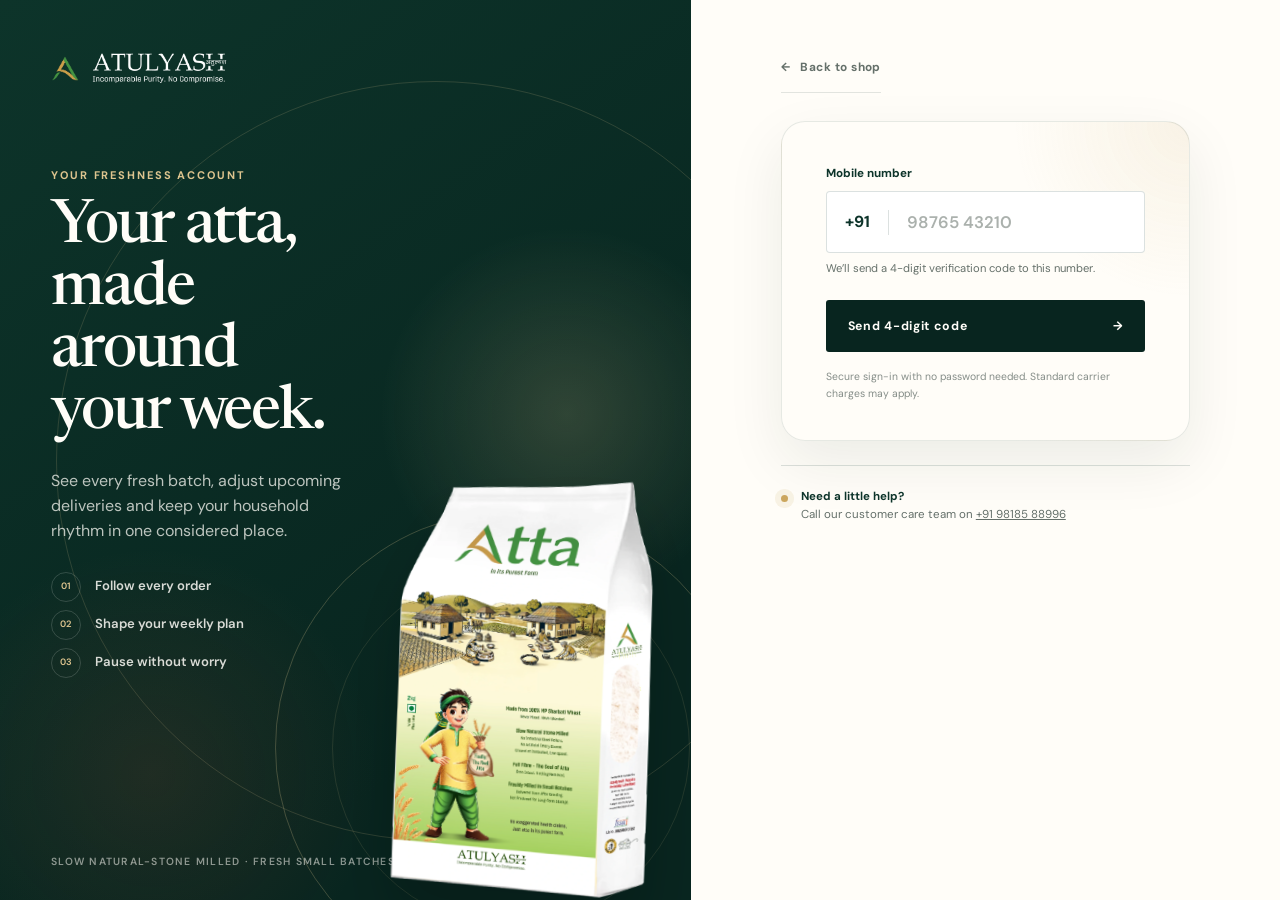
<file: account.html>
<!doctype html>
<html lang="en">
<head>
  <meta charset="utf-8">
  <meta name="viewport" content="width=device-width, initial-scale=1">
  <meta name="description" content="Your personal Atulyash home for fresh-batch deliveries, weekly atta plans and thoughtful customer care.">
  <meta name="theme-color" content="#3B7B3B">
  <title>My Atulyash | Your Freshness Home</title>
  <link rel="icon" href="images/brand-mark.webp" type="image/webp">
  <link rel="preconnect" href="https://fonts.googleapis.com">
  <link rel="preconnect" href="https://fonts.gstatic.com" crossorigin>
  <link href="https://fonts.googleapis.com/css2?family=DM+Sans:wght@400;500;600;700&amp;family=Newsreader:opsz,wght@6..72,400;6..72,500;6..72,600&amp;display=swap" rel="stylesheet">
  <link rel="stylesheet" href="account.css?v=20261007-1">
  <link rel="stylesheet" href="commerce-shared.css?v=20260924-1">
</head>
<body>
  <a class="skip-link" id="skipLink" href="#mobileNumber" hidden>Skip to sign in</a>

  <main class="account-entry-loader" id="accountEntryLoader" role="status" aria-live="polite" aria-label="Opening My Atulyash">
    <div class="account-entry-loader-inner">
      <img class="account-entry-loader-mark" src="images/brand-mark.webp" width="630" height="550" alt="">
      <div class="account-entry-loader-scene" aria-hidden="true">
        <span class="account-entry-loader-roti"></span>
        <span class="account-entry-loader-pin"><i></i></span>
      </div>
      <p class="account-entry-loader-eyebrow">MY ATULYASH</p>
      <h1>Preparing your home.</h1>
      <p>Checking your saved sign-in…</p>
    </div>
  </main>

  <main class="auth-shell" id="authShell" hidden>
    <section class="auth-story" aria-labelledby="authStoryTitle">
      <a class="auth-brand" href="index.html" aria-label="Atulyash home">
        <img src="images/brand-mark.webp" width="630" height="550" alt="">
        <img src="images/brand-wordmark.webp" width="900" height="220" alt="Atulyash — Incomparable Purity. No Compromise.">
      </a>
      <div class="auth-story-copy">
        <p class="section-label section-label-light">Your freshness account</p>
        <h1 id="authStoryTitle">Your atta, made around your week.</h1>
        <p>See every fresh batch, adjust upcoming deliveries and keep your household rhythm in one considered place.</p>
        <ul class="auth-promises" aria-label="Account benefits">
          <li><span>01</span>Follow every order</li>
          <li><span>02</span>Shape your weekly plan</li>
          <li><span>03</span>Pause without worry</li>
        </ul>
      </div>
      <div class="auth-product" aria-hidden="true">
        <span class="auth-product-orbit"></span>
        <img src="images/atta-packet-2026.webp" width="1553" height="2302" alt="">
      </div>
      <p class="auth-story-note">Slow natural-stone milled · Fresh small batches</p>
    </section>

    <section class="auth-entry" aria-label="Sign in to My Atulyash">
      <div class="auth-entry-inner">
        <a class="back-home" href="index.html#shop"><span aria-hidden="true">←</span> Back to shop</a>
        <div class="auth-mobile-brand" aria-hidden="true">
          <img class="auth-mobile-mark" src="images/brand-mark.webp" width="630" height="550" alt="">
          <img class="auth-mobile-wordmark" src="images/brand-wordmark.webp" width="900" height="220" alt="">
          <span>My Atulyash</span>
        </div>

        <div class="auth-step" id="mobileStep">
          <aside class="auth-return-notice" id="authReturnNotice" aria-live="polite" hidden>
            <strong>Your bag is ready to reopen.</strong>
            <span>Sign in with your mobile number and we’ll take you straight back to it.</span>
          </aside>
          <form class="auth-form" id="mobileForm" novalidate>
            <label for="mobileNumber">Mobile number</label>
            <div class="phone-field">
              <span aria-hidden="true">+91</span>
              <input id="mobileNumber" name="mobile" type="tel" inputmode="numeric" autocomplete="tel-national" maxlength="10" pattern="[6-9][0-9]{9}" placeholder="98765 43210" required aria-describedby="mobileHint mobileError">
            </div>
            <p class="field-hint" id="mobileHint">We’ll send a 4-digit verification code to this number.</p>
            <p class="field-error" id="mobileError" role="alert"></p>
            <button class="primary-button auth-submit" type="submit">
              <span>Send 4-digit code</span>
              <span aria-hidden="true">→</span>
            </button>
          </form>
          <p class="auth-legal">Secure sign-in with no password needed. Standard carrier charges may apply.</p>
        </div>

        <div class="auth-step" id="otpStep" hidden>
          <button class="quiet-back" id="changeMobileButton" type="button"><span aria-hidden="true">←</span> Change number</button>
          <p class="section-label">Check your phone</p>
          <h2>Enter your <br>4-digit code.</h2>
          <p class="auth-intro">We sent a secure code to <strong id="otpMobileDisplay"></strong>.</p>
          <form class="auth-form" id="otpForm" novalidate>
            <label for="otpCode">One-time code</label>
            <input class="otp-field" id="otpCode" name="otp" type="text" inputmode="numeric" autocomplete="one-time-code" maxlength="4" pattern="[0-9]{4}" placeholder="••••" required aria-describedby="otpHint otpError">
            <p class="field-hint" id="otpHint">The code is valid for a limited time.</p>
            <p class="field-error" id="otpError" role="alert"></p>
            <button class="primary-button auth-submit" type="submit">
              <span>Open My Atulyash</span>
              <span aria-hidden="true">→</span>
            </button>
          </form>
          <button class="resend-button" id="resendOtpButton" type="button" disabled>Resend code in <span id="resendCountdown">30</span>s</button>
        </div>

        <div class="auth-service-note">
          <span aria-hidden="true"></span>
          <p><strong>Need a little help?</strong><br>Call our customer care team on <a href="tel:+919818588996">+91 98185 88996</a></p>
        </div>
      </div>
    </section>
  </main>

  <div class="account-shell" id="accountShell" hidden>
    <header class="portal-header">
      <div class="portal-header-inner">
        <a class="portal-brand" href="index.html" aria-label="Atulyash home">
          <img class="portal-brand-mark" src="images/brand-mark.webp" width="630" height="550" alt="">
          <img class="portal-brand-wordmark" src="images/brand-wordmark.webp" width="900" height="220" alt="Atulyash">
          <span class="portal-brand-context">My Atulyash</span>
        </a>
        <div class="portal-header-actions">
          <button class="shop-link" type="button" data-go-view="shop">Order fresh atta <span aria-hidden="true">→</span></button>
          <button class="portal-bag-shortcut" id="portalBagShortcut" type="button" aria-label="Open My Bag" aria-controls="accountBagDrawer" aria-expanded="false">
            <span class="portal-bag-icon" aria-hidden="true"></span>
            <span class="portal-bag-label">My bag</span>
            <b id="portalBagCount" hidden>0</b>
          </button>
          <button class="notification-shortcut" id="notificationShortcut" type="button" aria-label="Open notifications">
            <span class="notification-bell" aria-hidden="true">
              <svg viewBox="0 0 24 24"><path d="M18 9a6 6 0 0 0-12 0c0 7-3 7-3 8.5h18C21 16 18 16 18 9Z"></path><path d="M9.8 20a2.5 2.5 0 0 0 4.4 0"></path></svg>
            </span>
            <b id="notificationBadge" hidden>0</b>
          </button>
          <details class="profile-menu" id="profileMenu">
            <summary class="profile-shortcut" id="profileShortcut" aria-label="Open profile menu">
              <span class="avatar" id="headerAvatar" aria-hidden="true">A</span>
              <span><small>Namaste</small><strong id="headerName">Atulyash family</strong></span>
              <i aria-hidden="true">⌄</i>
            </summary>
            <div class="profile-menu-popover" aria-label="Profile options">
              <button type="button" data-view="profile"><span aria-hidden="true">◇</span><span><strong>My details</strong><small>Profile and contact information</small></span></button>
              <button type="button" data-view="wallet"><span aria-hidden="true">◈</span><span><strong>My wallet</strong><small>Balance and recharge history</small></span></button>
            </div>
          </details>
        </div>
      </div>
    </header>

    <div class="account-bag-backdrop unified-bag-backdrop" id="accountBagBackdrop" hidden></div>
    <aside class="account-bag-drawer unified-bag" id="accountBagDrawer" role="dialog" aria-modal="true" aria-labelledby="accountBagTitle" aria-hidden="true" inert>
      <header class="account-bag-header unified-bag-header">
        <div>
          <p>Your Atulyash order</p>
          <h2 id="accountBagTitle">My bag <span id="accountBagTitleCount">(0)</span></h2>
        </div>
        <button id="accountBagCloseButton" type="button" aria-label="Close shopping bag"><span aria-hidden="true">×</span></button>
      </header>
      <div class="account-bag-body unified-bag-content">
        <div class="account-bag-status unified-bag-status" id="accountBagStatus" role="status" aria-live="polite" aria-atomic="true" hidden>
          <span aria-hidden="true"></span>
          <p id="accountBagStatusText">Refreshing your secure bag…</p>
          <button id="accountBagRetryButton" type="button" hidden>Try again</button>
        </div>
        <div class="account-bag-empty unified-bag-empty" id="accountBagEmpty" hidden>
          <div class="account-bag-empty-visual unified-bag-empty-visual" aria-hidden="true">
            <img src="images/sack5g.webp" width="490" height="512" alt="">
          </div>
          <p class="account-bag-eyebrow">Your bag is waiting</p>
          <h3>Begin with one fresh batch.</h3>
          <p>Choose the pack size that suits the rhythm of your home.</p>
          <button type="button" data-account-bag-shop>Choose a pack</button>
        </div>
        <div class="account-bag-items unified-bag-items" id="accountBagItems" aria-live="polite"></div>
        <aside class="account-bag-promise unified-bag-promise" id="accountBagPromise" hidden aria-label="Fresh-batch promise">
          <p>Included with every pack</p>
          <ul>
            <li><span>01</span>Natural-stone milled</li>
            <li><span>02</span>Natural chokar retained</li>
            <li><span>03</span>Schedule confirmed first</li>
          </ul>
        </aside>
      </div>
      <footer class="account-bag-footer unified-bag-footer" id="accountBagFooter" hidden>
        <div class="account-bag-subtotal unified-bag-subtotal">
          <span id="accountBagSubtotalLabel">Subtotal</span>
          <strong id="accountBagSubtotal">₹0</strong>
        </div>
        <div class="account-bag-credit unified-bag-credit" id="accountBagCreditRow" hidden>
          <span id="accountBagCreditLabel">Your first Atulyash experience</span>
          <strong id="accountBagCredit">−₹0</strong>
        </div>
        <div class="account-bag-delivery unified-bag-delivery" id="accountBagDeliveryRow">
          <span>
            <b id="accountBagDeliveryLabel">Delivery charge</b>
            <small id="accountBagDeliveryNote">Waiting for the live bag total.</small>
          </span>
          <strong id="accountBagDeliveryCharge">—</strong>
        </div>
        <div class="account-bag-total unified-bag-total">
          <span id="accountBagTotalLabel">Order total</span>
          <strong id="accountBagTotal">₹0</strong>
        </div>
        <p id="accountBagDeliveryPolicy">Delivery charges are confirmed by the live Atulyash bag.</p>
        <button id="accountBagCheckoutButton" type="button">Proceed to delivery <span aria-hidden="true">→</span></button>
        <button class="account-bag-continue unified-bag-continue" id="accountBagContinueButton" type="button">Continue shopping</button>
      </footer>
    </aside>

    <div class="portal-layout">
      <aside class="portal-sidebar customer-menu">
        <div class="sidebar-greeting">
          <p>Your Atulyash home</p>
          <strong id="sidebarName">Atulyash family</strong>
          <span id="sidebarMobile"></span>
        </div>
        <button class="mobile-account-nav-toggle" id="mobileAccountNavToggle" type="button" aria-label="Open account menu" aria-controls="portalAccountNav" aria-expanded="false">
          <span class="mobile-account-nav-current">
            <small>My Atulyash</small>
            <strong id="mobileAccountNavLabel">Order atta</strong>
          </span>
          <span class="mobile-account-nav-action" aria-hidden="true">
            <span>Menu</span>
            <i class="mobile-account-nav-hamburger"><b></b><b></b></i>
          </span>
        </button>
        <nav class="portal-nav" id="portalAccountNav" aria-label="Customer account">
          <button class="nav-item is-active" type="button" data-view="shop" aria-label="Order atta" aria-current="page">
            <span class="nav-icon" aria-hidden="true"><svg viewBox="0 0 24 24"><path d="M7 9.5h10l1 10H6l1-10Z"></path><path d="M9 9.5V7a3 3 0 0 1 6 0v2.5"></path></svg></span>
            <span class="nav-copy"><strong>Order atta</strong><small>Fresh batch</small></span>
          </button>
          <button class="nav-item" type="button" data-view="orders" aria-label="Orders">
            <span class="nav-icon" aria-hidden="true"><svg viewBox="0 0 24 24"><path d="M7 3.5h10v17l-2-1.5-3 1.5L9 19l-2 1.5v-17Z"></path><path d="M9.5 8h5M9.5 12h5M9.5 16h3"></path></svg></span>
            <span class="nav-copy"><strong>Orders</strong><small>Track batches</small></span>
          </button>
          <button class="nav-item" type="button" data-view="subscriptions" aria-label="Weekly plan">
            <span class="nav-icon" aria-hidden="true"><svg viewBox="0 0 24 24"><path d="M19 8a8 8 0 0 0-13.5-2L4 8"></path><path d="M4 4v4h4M5 16a8 8 0 0 0 13.5 2L20 16"></path><path d="M20 20v-4h-4"></path></svg></span>
            <span class="nav-copy"><strong>Weekly plan</strong><small>Your rhythm</small></span>
          </button>
          <button class="nav-item" type="button" data-view="addresses" aria-label="Delivery">
            <span class="nav-icon" aria-hidden="true"><svg viewBox="0 0 24 24"><path d="M19 10c0 5-7 11-7 11S5 15 5 10a7 7 0 1 1 14 0Z"></path><circle cx="12" cy="10" r="2.25"></circle></svg></span>
            <span class="nav-copy"><strong>Delivery</strong><small>Saved homes</small></span>
          </button>
          <button class="nav-item" type="button" data-view="support" aria-label="Help">
            <span class="nav-icon" aria-hidden="true"><svg viewBox="0 0 24 24"><path d="M20 15a3 3 0 0 1-3 3H9l-5 3v-6a3 3 0 0 1-1-2V7a3 3 0 0 1 3-3h11a3 3 0 0 1 3 3v8Z"></path><path d="M9.8 9a2.3 2.3 0 1 1 3.4 2c-.8.4-1.2.9-1.2 1.7M12 15.5h.01"></path></svg></span>
            <span class="nav-copy"><strong>Help</strong><small>Customer care</small></span>
          </button>
        </nav>
        <div class="sidebar-bottom">
          <p>Fresh flour, without the fuss.</p>
          <button id="logoutButton" type="button">Sign out <span aria-hidden="true">→</span></button>
        </div>
      </aside>

      <main class="portal-main" id="portalMain" tabindex="-1">
        <section class="portal-view is-active account-shop-view" id="view-shop" data-view-panel="shop" aria-labelledby="accountShopTitle">
          <div class="account-shop-intro">
            <div>
              <p class="section-label">Fresh from the stone, for your home</p>
              <h1 id="accountShopTitle">What does your kitchen need this week?</h1>
            </div>
            <p>One honest atta. Choose the quantity your home needs and continue straight to delivery—your mobile is already verified.</p>
          </div>

          <form class="quick-order" id="accountQuickOrderForm" data-order-mode="once">
            <div class="quick-order-visual" id="quickOrderVisual">
              <div class="quick-order-halo" aria-hidden="true"></div>
              <p class="quick-order-kicker">100% MP Sharbati wheat</p>
              <div class="quick-order-chapati-fill" id="quickOrderChapatiFill" aria-hidden="true"></div>
              <img class="quick-order-pack" id="quickOrderPackArt" src="images/atta-packet-2026.webp" width="1553" height="2302" alt="Atulyash whole wheat atta pack">
              <img class="quick-order-veer" src="images/veer-mascot-2026.webp" width="1536" height="2048" alt="" aria-hidden="true">
              <span class="quick-order-weight" id="quickOrderWeightBadge">2 kg</span>
              <div class="quick-order-proof" aria-label="Atulyash product qualities">
                <span><b>01</b> Slow stone-milled</span>
                <span><b>02</b> Bran kept intact</span>
                <span><b>03</b> Fresh small batches</span>
              </div>
            </div>

            <div class="quick-order-config">
              <div class="quick-order-step">
                <span>01</span>
                <div><strong>How would you like to order?</strong><small>Choose a one-time pack or a regular weekly delivery.</small></div>
              </div>
              <fieldset class="quick-order-modes" id="quickOrderModes">
                <legend class="sr-only">Purchase type</legend>
                <label>
                  <input type="radio" name="quickOrderMode" value="once" checked>
                  <span><strong>Buy once</strong><small>For today’s household need</small></span>
                </label>
                <label>
                  <input type="radio" name="quickOrderMode" value="weekly" disabled>
                  <span><strong>Weekly delivery</strong><small>Fresh atta arrives every week</small></span>
                </label>
              </fieldset>

              <div id="quickOrderOnceFields">
                <div class="quick-order-step compact">
                  <span>02</span>
                  <div><strong>Choose your pack</strong><small>Made for real household rhythms.</small></div>
                </div>
                <div class="quick-catalog-status" id="quickOrderCatalogStatus" role="status" aria-live="polite" aria-atomic="true">
                  <span id="quickOrderCatalogMessage">Loading today’s live pack sizes…</span>
                  <button id="quickOrderCatalogRetry" type="button" hidden>Try again</button>
                </div>
                <label class="quick-pack-select-field" for="accountPackSelector">
                  <span>Pack size</span>
                  <select id="accountPackSelector" name="quickPackSize" disabled>
                    <option value="">Loading live pack sizes…</option>
                  </select>
                  <small>Available sizes and prices come directly from the live Atulyash catalogue.</small>
                </label>

                <div class="quick-quantity-row">
                  <div><strong>Number of packs</strong><small>Up to 10 packs in one order</small></div>
                  <div class="quick-quantity" role="group" aria-label="Pack quantity">
                    <button id="quickOrderMinus" type="button" aria-label="Decrease quantity">−</button>
                    <output id="quickOrderQuantity" aria-live="polite">1</output>
                    <button id="quickOrderPlus" type="button" aria-label="Increase quantity">＋</button>
                  </div>
                </div>
              </div>

              <div class="quick-weekly-fields" id="quickOrderWeeklyFields" hidden>
                  <div class="quick-order-step compact">
                  <span>02</span>
                  <div><strong>How much atta does your home need each week?</strong><small>Every delivery is packed in whole kilograms. You will select the delivery day during checkout.</small></div>
                </div>
                <label class="quick-select-field" for="quickOrderPlan">Weekly household need
                  <select id="quickOrderPlan" name="quickOrderPlan" disabled>
                    <option value="" selected disabled>Loading live weekly plans…</option>
                  </select>
                </label>
                <section class="weekly-choice-summary" id="weeklyChoiceSummary" aria-label="Selected weekly plan" aria-live="polite" hidden>
                  <div class="weekly-choice-heading">
                    <div><span>Your weekly rhythm</span><strong><b id="weeklyChoiceQuantity">—</b></strong><small id="weeklyChoiceCoverage">— weekly delivery</small></div>
                    <span class="weekly-choice-live"><i></i> Live plan</span>
                  </div>
                  <div class="weekly-choice-prices">
                    <div><span>Each weekly delivery</span><strong id="weeklyChoicePerDelivery">—</strong><small>Price for one delivery</small></div>
                    <div><span>Wallet funding</span><strong id="weeklyChoiceFirstMonth">—</strong><small>Required for four deliveries</small></div>
                  </div>
                  <div class="weekly-choice-explanation">
                    <span aria-hidden="true">✓</span>
                    <p><strong>Four-delivery wallet cover</strong><small id="weeklyChoicePaymentCopy">Keep enough balance for four deliveries. Your wallet is charged only after the rider confirms each delivery.</small></p>
                  </div>
                </section>
                <details class="quick-calculator" id="accountCalculatorDetails">
                  <summary class="quick-calculator-head">
                    <span><strong>Not sure how much your home needs?</strong><small>Estimate it from the number of rotis cooked each day</small></span>
                    <b>Open calculator <span aria-hidden="true">＋</span></b>
                  </summary>
                  <article class="account-atta-calculator" aria-labelledby="accountCalculatorTitle">
                    <h3 class="sr-only" id="accountCalculatorTitle">Weekly atta calculator</h3>
                    <div class="account-calculator-controls">
                      <div class="account-roti-control">
                        <span>Rotis cooked per day</span>
                        <div class="account-stepper">
                          <button id="accountRotisMinus" type="button" aria-label="Decrease daily rotis">−</button>
                          <label><span class="sr-only">Daily rotis, minimum 8</span><input id="accountDailyRotis" type="number" inputmode="numeric" min="8" step="1" value="8"></label>
                          <small>rotis / day</small>
                          <button id="accountRotisPlus" type="button" aria-label="Increase daily rotis">+</button>
                        </div>
                        <small>Minimum 8 rotis for the household</small>
                      </div>
                      <fieldset class="account-buffer-options">
                        <legend>Extra atta for other favourites</legend>
                        <label><input type="radio" name="accountAttaBuffer" value="15" checked><span><strong>+15%</strong><small>A little extra</small></span></label>
                        <label><input type="radio" name="accountAttaBuffer" value="20"><span><strong>+20%</strong><small>Often</small></span></label>
                        <label><input type="radio" name="accountAttaBuffer" value="25"><span><strong>+25%</strong><small>Regular extras</small></span></label>
                        <label><input type="radio" name="accountAttaBuffer" value="30"><span><strong>+30%</strong><small>Frequent extras</small></span></label>
                      </fieldset>
                    </div>
                    <div class="account-calculator-result" aria-live="polite">
                      <span>Your estimated requirement</span>
                      <strong id="accountCalculatorKg">1.93 <small>kg/week</small></strong>
                      <p id="accountCalculatorPlan">Finding the closest live weekly plan…</p>
                      <div class="account-calculator-formula-card">
                        <span>How we calculate</span>
                        <strong id="accountCalculatorFormula">8 rotis/day × 30 g/roti × 7 days + 15% buffer</strong>
                        <small>One medium roti uses about 30 g atta. The buffer allows for other atta dishes.</small>
                      </div>
                      <small class="account-calculator-disclaimer">This is an estimate—your household use may vary.</small>
                      <small class="account-calculator-plan-note">The closest live plan may stay the same for nearby percentages because it must fully cover your estimate.</small>
                    </div>
                  </article>
                </details>
              </div>

              <div class="quick-order-total" id="quickOrderTotal" aria-live="polite">
                <div>
                  <span>Your selection</span>
                  <strong id="quickOrderSelection">2 kg · one-time order</strong>
                  <small>Live price and availability are confirmed before checkout.</small>
                </div>
                <strong id="quickOrderPrice">₹180</strong>
              </div>
              <button class="quick-order-submit" type="submit">
                <span id="quickOrderCtaLabel">Loading live availability…</span>
                <span aria-hidden="true">→</span>
              </button>
              <aside class="commerce-paused-notice" id="accountCommercePaused" role="status">
                <strong>Weekly Subscriptions Begin 11 October 2026 : First Navratra</strong>
                <span>Ordering is paused during Shraddh for now. You can continue browsing the catalogue.</span>
              </aside>
              <p class="quick-order-assurance" id="quickOrderAssurance"><span aria-hidden="true">✓</span><span id="quickOrderAssuranceText">Added here, reviewed here. Choose delivery and payment only when you are ready.</span></p>
            </div>
          </form>
        </section>

        <section class="portal-view" id="view-overview" data-view-panel="overview" aria-labelledby="overviewTitle" hidden>
          <div class="overview-hero">
            <div class="overview-hero-copy">
              <p class="section-label section-label-light">Welcome home</p>
              <h1 id="overviewTitle">Your next fresh batch, beautifully on time.</h1>
              <p>See what is arriving next, shape your weekly rhythm and bring home slow stone-milled atta whenever you need it.</p>
              <button class="light-button" type="button" data-go-view="shop">Order fresh atta <span aria-hidden="true">→</span></button>
              <div class="hero-assurances" aria-label="Atulyash product qualities">
                <span>100% MP Sharbati</span>
                <span>Natural stone milled</span>
                <span>Fresh small batches</span>
              </div>
            </div>
            <div class="overview-hero-art" aria-hidden="true">
              <span class="hero-ring"></span>
              <span class="hero-grain-line"></span>
              <img class="hero-pack" src="images/atta-packet-2026.webp" width="1553" height="2302" alt="">
              <img class="hero-veer" src="images/veer-mascot-2026.webp" width="1536" height="2048" alt="">
            </div>
          </div>

          <div class="overview-grid">
            <section class="content-card upcoming-card" aria-labelledby="upcomingTitle">
              <div class="card-heading">
                <div><p class="section-label">Your next fresh batch</p><h2 id="upcomingTitle">Coming home next</h2></div>
                <button class="text-button" type="button" data-go-view="subscriptions">View weekly plan →</button>
              </div>
              <div id="upcomingDelivery"><div class="skeleton-block skeleton-tall"></div></div>
            </section>
            <aside class="content-card promise-card">
              <p class="section-label section-label-light">Why families choose Atulyash</p>
              <blockquote>“Slow stone-milled in small batches, close to the day it reaches you.”</blockquote>
              <div><span aria-hidden="true">✓</span><p><strong>No delivery charges</strong><br>on scheduled weekly orders</p></div>
            </aside>
          </div>

          <section class="home-details" aria-labelledby="homeDetailsTitle">
            <div class="home-details-heading">
              <div><p class="section-label">Made around your home</p><h2 id="homeDetailsTitle">Your Atulyash, at a glance</h2></div>
              <p>Just the useful things—your weekly rhythm, wallet balance and anything new for you.</p>
            </div>
            <div class="metric-grid" id="overviewMetrics" aria-live="polite">
              <article class="metric-card"><span>Ready for your next batch</span><strong>—</strong><small>Loading your wallet</small></article>
              <article class="metric-card"><span>Your weekly rhythm</span><strong>—</strong><small>Loading your plans</small></article>
              <article class="metric-card"><span>New for you</span><strong>—</strong><small>Loading your updates</small></article>
            </div>
          </section>

          <section class="content-card overview-orders" aria-labelledby="recentOrdersTitle">
            <div class="card-heading">
              <div><p class="section-label">From your kitchen</p><h2 id="recentOrdersTitle">Your recent batches</h2></div>
              <button class="text-button" type="button" data-go-view="orders">See order history →</button>
            </div>
            <div id="overviewOrders"><div class="skeleton-row"></div><div class="skeleton-row"></div></div>
          </section>
        </section>

        <section class="portal-view" id="view-orders" data-view-panel="orders" aria-labelledby="ordersTitle" hidden>
          <div class="view-heading">
            <div><p class="section-label">Every batch, remembered</p><h1 id="ordersTitle">Your orders</h1><p>Track what is on its way, revisit earlier batches or bring a favourite order home again.</p></div>
            <div class="orders-heading-actions">
              <button class="secondary-button" id="ordersStatementButton" type="button">Invoices &amp; transactions</button>
              <label class="filter-control">Show
                <select id="orderFilter">
                  <option value="">All orders</option>
                  <option value="true">One-time orders</option>
                  <option value="false">Subscription orders</option>
                </select>
              </label>
            </div>
          </div>
          <section class="launch-account-panel" aria-labelledby="launchAccountTitle">
            <div class="launch-account-heading">
              <div>
                <p class="section-label">A first taste of atta, as it should be</p>
                <h2 id="launchAccountTitle">Your Launch Experience</h2>
                <p>Follow your complimentary 1 kg pack separately from paid orders. We only show tracking updates confirmed by Atulyash operations.</p>
              </div>
              <button class="secondary-button" id="launchReservationsRefresh" type="button">Refresh status <span aria-hidden="true">↻</span></button>
            </div>
            <div class="launch-account-list" id="launchReservationsList" aria-live="polite"></div>
          </section>
          <div class="list-region" id="ordersList" aria-live="polite"></div>
          <button class="secondary-button load-more" id="ordersLoadMore" type="button" hidden>Show more orders</button>
        </section>

        <section class="portal-view weekly-plan-view" id="view-subscriptions" data-view-panel="subscriptions" aria-labelledby="subscriptionsTitle" hidden>
          <div class="view-heading weekly-plan-heading">
            <div><p class="section-label">Atta made around your week</p><h1 id="subscriptionsTitle">Your weekly plan</h1><p>See what comes next, skip a week or pause deliveries while you are away.</p></div>
            <button class="primary-button compact-button" id="chooseWeeklyPlanButton" type="button" data-go-view="shop" data-shop-mode="weekly">Choose a weekly plan <span aria-hidden="true">→</span></button>
          </div>
          <div class="weekly-plan-stage">
            <aside class="weekly-plan-guide" aria-labelledby="weeklyPlanGuideTitle">
              <div class="weekly-plan-guide-copy">
                <span class="weekly-plan-guide-kicker">A fresh rhythm for home</span>
                <h2 id="weeklyPlanGuideTitle">Fresh atta arrives. You stay in control.</h2>
                <p>Your plan prepares a new natural stone-milled batch around your chosen delivery day—without making your week rigid.</p>
                <ul class="weekly-plan-benefits" aria-label="Weekly plan benefits">
                  <li><span>01</span><strong>Prepared every week</strong><small>A fresh batch, close to delivery</small></li>
                  <li><span>02</span><strong>Easy to adjust</strong><small>Skip or manage upcoming dates</small></li>
                  <li><span>03</span><strong>Pause for travel</strong><small>Your plan waits when you are away</small></li>
                </ul>
              </div>
              <div class="weekly-plan-veer" aria-hidden="true">
                <span>“I’ll help keep your atta aligned with your week.”</span>
                <img src="images/veer-mascot-2026.webp" width="1536" height="2048" alt="">
              </div>
            </aside>

            <section class="weekly-plan-workspace" aria-labelledby="weeklyPlanWorkspaceTitle">
              <div class="weekly-plan-workspace-head">
                <div><span>Your live plan</span><h2 id="weeklyPlanWorkspaceTitle">Freshness schedule</h2></div>
                <p><strong id="weeklyPlanCount">—</strong><span id="weeklyPlanCountLabel">Checking plans</span></p>
              </div>
              <div class="list-region subscription-list" id="subscriptionsList" aria-live="polite"></div>
              <div class="weekly-plan-tools">
                <aside class="weekly-fit-prompt">
                  <div><span aria-hidden="true">≈</span><p><strong>Has your household rhythm changed?</strong><br>Use the atta calculator only when you need a new estimate.</p></div>
                  <button class="secondary-button" type="button" data-go-view="shop" data-shop-mode="weekly" data-open-calculator="true">Open calculator <span aria-hidden="true">→</span></button>
                </aside>
                <div class="vacation-banner" id="vacationBanner">
                  <div><span class="vacation-mark" aria-hidden="true">☼</span><p><strong>Travelling?</strong><br>Pause scheduled deliveries for the dates you are away.</p></div>
                  <button class="secondary-button" id="setVacationButton" type="button">Pause for travel</button>
                </div>
              </div>
            </section>
          </div>
        </section>

        <section class="portal-view" id="view-addresses" data-view-panel="addresses" aria-labelledby="addressesTitle" hidden>
          <div class="view-heading delivery-home-heading">
            <div><p class="section-label">Where freshness arrives</p><h1 id="addressesTitle">Your delivery homes</h1><p>Save the doorsteps your family uses. You will choose the right one when reviewing each fresh-batch delivery.</p></div>
            <button class="primary-button compact-button" id="addAddressButton" type="button">Add a delivery home <span aria-hidden="true">+</span></button>
          </div>
          <div class="delivery-home-stage">
            <aside class="delivery-home-guide" aria-labelledby="deliveryHomeGuideTitle">
              <span class="delivery-home-guide-kicker">Freshness, to the right door</span>
              <h2 id="deliveryHomeGuideTitle">Every delivery begins with a clear address.</h2>
              <p>Keep recipient, mobile number and doorstep details accurate so the delivery team can arrive without unnecessary calls.</p>
              <div class="delivery-home-count">
                <strong id="deliveryHomeCount">—</strong>
                <span id="deliveryHomeCountLabel">Saved delivery homes</span>
              </div>
              <ul class="delivery-home-promises" aria-label="Delivery address benefits">
                <li><span aria-hidden="true">✓</span>Choose the address during checkout</li>
                <li><span aria-hidden="true">✓</span>Edit instructions whenever needed</li>
                <li><span aria-hidden="true">✓</span>PIN availability checked before delivery</li>
              </ul>
            </aside>
            <section class="delivery-home-collection" aria-labelledby="savedDeliveryHomesTitle">
              <div class="delivery-home-list-heading">
                <div><span>Saved places</span><h2 id="savedDeliveryHomesTitle">Ready for your next batch</h2></div>
                <p>Select the address later when you order.</p>
              </div>
              <div class="address-grid" id="addressesList" aria-live="polite"></div>
            </section>
          </div>
        </section>

        <section class="portal-view" id="view-wallet" data-view-panel="wallet" aria-labelledby="walletTitle" hidden>
          <div class="view-heading">
            <div><p class="section-label">Prepared for the next batch</p><h1 id="walletTitle">Your Atulyash wallet</h1><p>Keep upcoming deliveries effortless and see every recharge, payment and refund clearly.</p></div>
          </div>
          <div class="wallet-layout">
            <article class="wallet-card">
              <p>Wallet balance</p>
              <strong id="walletBalance">₹—</strong>
              <div class="wallet-balance-breakdown" id="walletBalanceBreakdown" hidden>
                <div><span>Original balance</span><strong id="walletOriginalBalance">₹—</strong></div>
                <div><span>Atulyash cashback</span><strong id="walletCashbackBalance">+₹—</strong></div>
                <div><span>Reserved for deliveries</span><strong id="walletReservedBalance">₹—</strong></div>
                <div><span>Available to spend</span><strong id="walletAvailableBalance">₹—</strong></div>
              </div>
              <span>Securely linked to your Atulyash account</span>
              <div class="wallet-emblem" aria-hidden="true">A</div>
            </article>
            <form class="recharge-card" id="rechargeForm">
              <p class="section-label">Add money</p>
              <h2>Keep the next batch ready.</h2>
              <label for="rechargeAmount">Recharge amount</label>
              <div class="money-field"><span>₹</span><input id="rechargeAmount" name="amount" type="number" inputmode="decimal" min="1" step="1" placeholder="1000" required></div>
              <div class="amount-chips" id="rechargeOptions" aria-label="Suggested recharge amounts">
                <button type="button" data-amount="500">₹500</button>
                <button type="button" data-amount="1000">₹1,000</button>
                <button type="button" data-amount="2000">₹2,000</button>
              </div>
              <div class="recharge-preview" id="rechargePreview" hidden></div>
              <button class="primary-button" id="previewRechargeButton" type="submit">Review recharge <span aria-hidden="true">→</span></button>
              <button class="primary-button rust-button" id="initiateRechargeButton" type="button" hidden>Continue to secure payment <span aria-hidden="true">↗</span></button>
              <aside class="commerce-paused-notice" role="status">
                <strong>Weekly Subscriptions Begin 11 October 2026 : First Navratra</strong>
                <span>Ordering and wallet recharge are paused during Shraddh for now.</span>
              </aside>
            </form>
          </div>
          <section class="content-card transaction-card" aria-labelledby="transactionsTitle">
            <div class="card-heading"><div><p class="section-label">Clear and complete</p><h2 id="transactionsTitle">Wallet activity</h2></div></div>
            <div id="walletTransactions" aria-live="polite"></div>
          </section>
        </section>

        <section class="portal-view" id="view-notifications" data-view-panel="notifications" aria-labelledby="notificationsTitle" hidden>
          <div class="view-heading">
            <div><p class="section-label">A little note from us</p><h1 id="notificationsTitle">Your updates</h1><p>Delivery reminders, order progress and occasional Atulyash news.</p></div>
            <button class="secondary-button" id="markAllReadButton" type="button">Mark everything read</button>
          </div>
          <div class="notification-filters">
            <label>Category
              <select id="notificationCategory">
                <option value="">All updates</option>
                <option value="orders">Orders</option>
                <option value="updates">Account updates</option>
                <option value="promotions">Offers</option>
              </select>
            </label>
            <label class="check-control"><input id="unreadOnly" type="checkbox"> Unread only</label>
          </div>
          <div class="list-region" id="notificationsList" aria-live="polite"></div>
        </section>

        <section class="portal-view" id="view-profile" data-view-panel="profile" aria-labelledby="profileTitle" hidden>
          <div class="view-heading">
            <div><p class="section-label">Known and cared for</p><h1 id="profileTitle">Your details</h1><p>Keep the details we use to care for your orders up to date.</p></div>
          </div>
          <form class="profile-card" id="profileForm">
            <div class="profile-avatar" id="profileAvatar" aria-hidden="true">A</div>
            <div class="profile-fields">
              <div class="field-group"><label for="profileName">Full name</label><input id="profileName" name="name" type="text" autocomplete="name" maxlength="80" required></div>
              <div class="field-group"><label for="profileEmail">Email address</label><input id="profileEmail" name="email" type="email" autocomplete="email"></div>
              <div class="field-group"><label for="profileMobile">Mobile number</label><input id="profileMobile" name="mobile" type="tel" readonly aria-describedby="profileMobileHint"><small id="profileMobileHint">Your verified sign-in number cannot be edited here.</small></div>
              <button class="primary-button compact-button" type="submit">Save changes <span aria-hidden="true">→</span></button>
            </div>
          </form>
          <section class="danger-zone" aria-labelledby="privacyTitle">
            <div><p class="section-label">Your privacy</p><h2 id="privacyTitle">You are always in control.</h2><p>You can request permanent account deletion. Our team will verify the request before your data is removed.</p></div>
            <button class="danger-button" id="requestDeletionButton" type="button">Request account deletion</button>
          </section>
        </section>

        <section class="portal-view" id="view-support" data-view-panel="support" aria-labelledby="supportTitle" hidden>
          <div class="support-hero">
            <div><p class="section-label section-label-light">Thoughtful help</p><h1 id="supportTitle">How can we help today?</h1><p>Questions about your atta, next delivery, weekly plan or account? Our team is close by.</p></div>
            <img src="images/veer-ask-what-matters.webp" width="825" height="998" alt="Veer, the Atulyash guide, holding wheat">
          </div>
          <div class="support-grid" id="contactCards">
            <article class="contact-card"><span>Call us</span><strong>+91 98185 88996</strong><a href="tel:+919818588996">Speak to our team →</a></article>
            <article class="contact-card"><span>Email us</span><strong>info@atulyash.com</strong><a href="mailto:info@atulyash.com">Write to customer care →</a></article>
          </div>
          <section class="truth-book-card" id="truthBookCard">
            <div><p class="section-label section-label-light">Know your everyday food</p><h2>The Atulyash Truth Book.</h2><p>Ingredients, process and quality information—shared clearly.</p></div>
            <span class="truth-seal" aria-hidden="true">100%<small>transparent</small></span>
          </section>
          <section class="faq-section" aria-labelledby="faqTitle">
            <div class="card-heading"><div><p class="section-label">Ask what matters</p><h2 id="faqTitle">Frequently asked questions</h2></div></div>
            <div class="faq-list" id="faqList" aria-live="polite"></div>
          </section>
        </section>
      </main>
    </div>
    <footer class="portal-footer">
      <div>
        <img src="images/brand-mark.webp" width="630" height="550" alt="">
        <p><strong>Made fresh for the way your home eats.</strong><br>Slow natural-stone milled in thoughtful small batches.</p>
      </div>
      <div class="portal-footer-links">
        <a href="index.html#way">The Atulyash way</a>
        <a href="index.html#questions">Ask what matters</a>
        <a href="tel:+919818588996">Customer care</a>
      </div>
    </footer>
  </div>

  <dialog class="portal-dialog" id="portalDialog" aria-labelledby="dialogTitle">
    <div class="dialog-frame">
      <div class="dialog-head">
        <div><p class="section-label" id="dialogEyebrow">My Atulyash</p><h2 id="dialogTitle">Details</h2></div>
        <button class="dialog-close" id="dialogCloseButton" type="button" aria-label="Close dialog">×</button>
      </div>
      <div class="dialog-body" id="dialogBody"></div>
    </div>
  </dialog>

  <div class="toast" id="portalToast" role="status" aria-live="polite" aria-atomic="true" hidden></div>
  <div class="sr-only" id="globalStatus" role="status" aria-live="polite" aria-atomic="true"></div>

  <script src="api-client.js?v=20260920-1"></script>
  <script src="google-area-lookup.js?v=20260823-1"></script>
  <script src="commerce-paused.js?v=20260925-2"></script>
  <script src="account.js?v=20261007-1"></script>
</body>
</html>
</file>
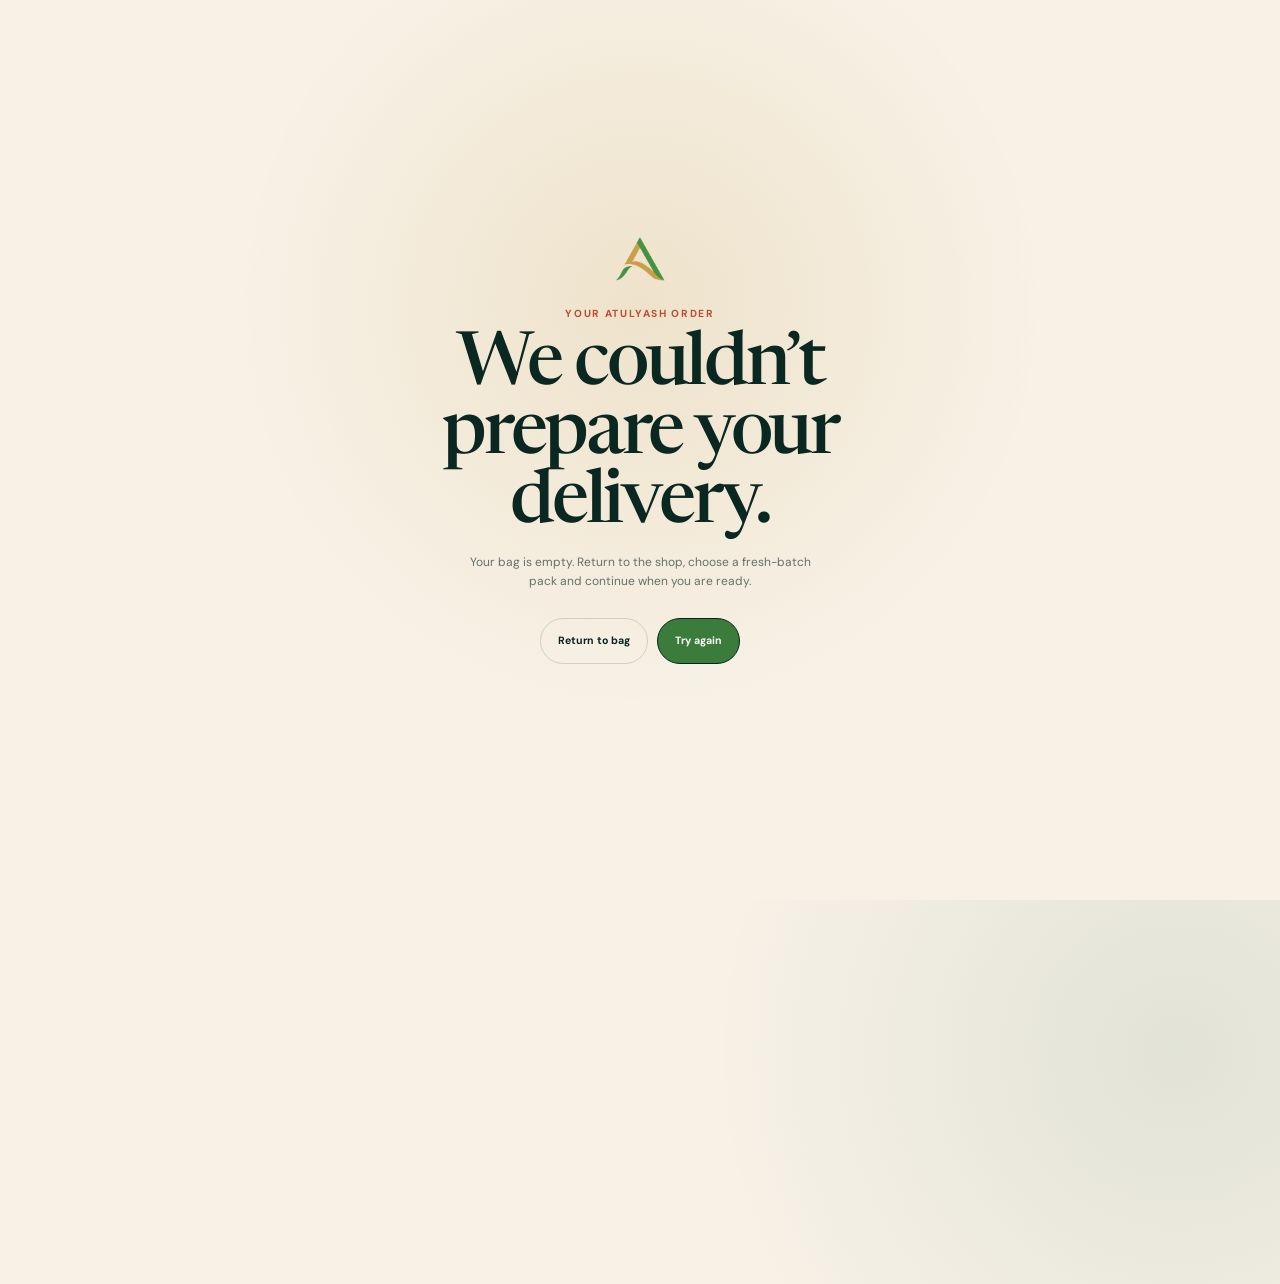
<file: checkout.html>
<!doctype html>
<html lang="en">
<head>
  <!-- Google Tag Manager -->
  <script>(function(w,d,s,l,i){w[l]=w[l]||[];w[l].push({'gtm.start':new Date().getTime(),event:'gtm.js'});var f=d.getElementsByTagName(s)[0],j=d.createElement(s),dl=l!='dataLayer'?'&l='+l:'';j.async=true;j.src='https://www.googletagmanager.com/gtm.js?id='+i+dl;f.parentNode.insertBefore(j,f);})(window,document,'script','dataLayer','GTM-K2S575QK');</script>
  <!-- End Google Tag Manager -->
  <meta charset="utf-8">
  <meta name="viewport" content="width=device-width, initial-scale=1">
  <meta name="description" content="Complete your Atulyash fresh-batch atta order securely.">
  <meta name="theme-color" content="#3B7B3B">
  <title>Secure Checkout | Atulyash</title>
  <link rel="icon" href="images/brand-mark.webp" type="image/webp">
  <link rel="preconnect" href="https://fonts.googleapis.com">
  <link rel="preconnect" href="https://fonts.gstatic.com" crossorigin>
  <link href="https://fonts.googleapis.com/css2?family=DM+Sans:wght@400;500;600;700&amp;family=Newsreader:opsz,wght@6..72,400;6..72,500;6..72,600&amp;display=swap" rel="stylesheet">
  <link rel="stylesheet" href="styles.css?v=20260907-5">
  <link rel="stylesheet" href="ecommerce.css?v=20260921-1">
  <link rel="stylesheet" href="checkout-page.css?v=20260902-3">
</head>
<body class="checkout-page checkout-handoff-open" data-commerce-page="checkout">
  <!-- Google Tag Manager (noscript) -->
  <noscript><iframe src="https://www.googletagmanager.com/ns.html?id=GTM-K2S575QK" height="0" width="0" style="display:none;visibility:hidden"></iframe></noscript>
  <!-- End Google Tag Manager (noscript) -->
  <a class="skip-link" href="#checkoutTitle">Skip to checkout</a>

  <div class="checkout-handoff checkout-route-state" id="checkoutHandoff" role="status" aria-live="polite" aria-atomic="true">
    <div class="checkout-handoff-card">
      <img src="images/brand-mark.webp" width="630" height="550" alt="">
      <p>Your Atulyash order</p>
      <h1 id="checkoutHandoffTitle">Preparing your delivery.</h1>
      <span id="checkoutHandoffStatus">Connecting your bag to secure checkout…</span>
      <div class="checkout-handoff-progress" aria-hidden="true"><i></i></div>
      <div class="checkout-handoff-actions" id="checkoutHandoffActions" hidden>
        <a id="checkoutHandoffReturn" href="index.html#shop">Return to bag</a>
        <button id="checkoutHandoffReview" type="button">Try again</button>
      </div>
    </div>
  </div>

  <div class="checkout-route-main" id="checkoutMount">
    <section class="checkout-commerce-paused" id="checkoutCommercePaused" role="status" hidden>
      <div class="checkout-commerce-paused-card">
        <p class="checkout-kicker">Ordering pause</p>
        <h1>Weekly Subscriptions Begin 11 October 2026 : First Navratra</h1>
        <p>Ordering is paused during Shraddh for now. You can return to Atulyash and continue browsing the catalogue.</p>
        <a class="button button-dark" href="index.html#shop">Continue browsing <span aria-hidden="true">→</span></a>
      </div>
    </section>
    <section class="checkout-modal checkout-page-surface" id="checkoutModal" role="main" aria-labelledby="checkoutTitle" aria-hidden="true" inert>
      <div class="checkout-shell">
        <header class="checkout-header">
          <a class="checkout-brand" href="index.html#home" aria-label="Atulyash home">
            <img src="images/brand-mark.webp" width="630" height="550" alt="">
            <img src="images/brand-wordmark.webp" width="900" height="220" alt="Atulyash">
          </a>
          <div class="checkout-progress" aria-label="Checkout progress">
            <span class="is-active" data-checkout-indicator="1"><b>1</b> Your details <em class="sr-only">Step 1 of 3.</em></span>
            <i aria-hidden="true"></i>
            <span data-checkout-indicator="2"><b>2</b> Delivery <em class="sr-only">Step 2 of 3.</em></span>
            <i aria-hidden="true"></i>
            <span data-checkout-indicator="3"><b>3</b> Review <em class="sr-only">Step 3 of 3.</em></span>
          </div>
          <button class="commerce-close checkout-page-return" id="checkoutCloseButton" type="button" aria-label="Back to your bag">
            <span aria-hidden="true">←</span><strong id="checkoutReturnLabel">Back to shop</strong>
          </button>
        </header>

        <div class="checkout-body">
          <div class="checkout-main">
            <form id="checkoutForm" novalidate>
              <aside class="checkout-purchase-clarity" id="checkoutPurchaseClarity" data-mode="once" aria-live="polite">
                <span class="checkout-purchase-clarity-label">Purchase type</span>
                <div>
                  <strong id="checkoutPurchaseClarityTitle">One-time purchase</strong>
                  <p id="checkoutPurchaseClarityDescription">Delivered once. No automatic repeat order or weekly billing.</p>
                </div>
                <a id="checkoutPurchaseClarityChange" href="index.html#shop">Change selection</a>
              </aside>
              <div class="checkout-error-summary" id="checkoutErrorSummary" role="alert" tabindex="-1" hidden></div>

              <section class="checkout-step is-active" data-checkout-step="1" aria-labelledby="checkoutTitle">
                <p class="checkout-kicker">Secure sign in</p>
                <h2 id="checkoutTitle">Begin with your mobile number.</h2>
                <p>We will send a one-time password by SMS so your address, order and payment stay connected to your Atulyash account.</p>

                <aside class="checkout-auth-notice" id="checkoutAuthNotice" aria-label="Mobile verification information">
                  <span class="checkout-auth-notice-icon" aria-hidden="true"></span>
                  <div>
                    <strong>Private, password-free access</strong>
                    <p>The OTP is valid for a limited time. Atulyash will never ask you to share it over a call or WhatsApp.</p>
                  </div>
                </aside>

                <div id="checkoutIdentityDetailsView">
                  <fieldset class="checkout-fieldset">
                    <legend>Your details</legend>
                    <div class="checkout-fields checkout-fields-two">
                      <label class="checkout-field">
                        <span>Full name</span>
                        <input id="checkoutName" name="name" type="text" autocomplete="name" required>
                        <small class="field-error"></small>
                      </label>
                      <label class="checkout-field">
                        <span>Mobile number</span>
                        <input id="checkoutPhone" name="phone" type="tel" inputmode="numeric" autocomplete="tel" pattern="[0-9]{10}" maxlength="10" required>
                        <small class="field-error"></small>
                      </label>
                      <label class="checkout-field checkout-field-wide">
                        <span>Email <em>Optional</em></span>
                        <input id="checkoutEmail" name="email" type="email" autocomplete="email">
                        <small class="field-error"></small>
                      </label>
                    </div>
                  </fieldset>
                </div>

                <section class="checkout-otp-card" id="checkoutOtpView" aria-labelledby="checkoutOtpTitle" hidden inert>
                  <div class="checkout-otp-card-head">
                    <div>
                      <span>SMS verification</span>
                      <h3 id="checkoutOtpTitle">Enter the 4-digit code.</h3>
                      <p>We sent an OTP to <strong id="checkoutOtpPhone">+91 ••••••0000</strong>.</p>
                    </div>
                    <button class="checkout-otp-text-button" id="checkoutChangeNumberButton" type="button">Change number</button>
                  </div>
                  <div class="checkout-otp-entry">
                    <label class="checkout-field checkout-otp-code-field">
                      <span>One-time password</span>
                      <input id="checkoutOtp" name="otp" type="text" inputmode="numeric" autocomplete="one-time-code" pattern="[0-9]{4}" maxlength="4" aria-describedby="checkoutOtpHelp checkoutOtpError">
                      <small class="checkout-field-help" id="checkoutOtpHelp">Enter the latest code sent to your mobile.</small>
                      <small class="checkout-otp-error" id="checkoutOtpError" role="alert"></small>
                    </label>
                    <button class="button button-dark checkout-otp-verify" id="checkoutOtpVerifyButton" type="button" aria-busy="false">
                      <span id="checkoutOtpVerifyLabel">Verify OTP</span>
                      <span class="api-button-spinner" aria-hidden="true"></span>
                    </button>
                  </div>
                  <div class="checkout-otp-resend">
                    <span id="checkoutOtpResendStatus">Didn’t receive the code?</span>
                    <button class="checkout-otp-reset" id="checkoutResetOtpButton" type="button"><span id="checkoutResendOtpLabel">Resend OTP</span></button>
                    <time id="checkoutOtpResendTimer" datetime="PT0S" hidden></time>
                  </div>
                </section>

                <section class="checkout-otp-verified" id="checkoutOtpVerifiedView" aria-labelledby="checkoutOtpVerifiedTitle" hidden inert>
                  <span class="checkout-otp-check" aria-hidden="true">✓</span>
                  <div>
                    <h3 id="checkoutOtpVerifiedTitle" tabindex="-1">Mobile number verified.</h3>
                    <p><strong id="checkoutVerifiedPhone">+91 ••••••0000</strong> · Signed in securely.</p>
                  </div>
                  <button class="checkout-otp-text-button" id="checkoutVerifiedChangeButton" type="button">Change number</button>
                </section>

                <p class="checkout-otp-status" id="checkoutOtpStatus" role="status" aria-live="polite" aria-atomic="true"></p>
                <button class="button button-dark checkout-next api-async-button" id="checkoutIdentitySubmit" type="submit" aria-busy="false">
                  <span id="checkoutIdentitySubmitLabel">Send secure OTP</span>
                  <span class="api-button-spinner" aria-hidden="true"></span>
                  <span aria-hidden="true">→</span>
                </button>
              </section>

              <section class="checkout-step" data-checkout-step="2" aria-labelledby="checkoutDeliveryTitle" hidden>
                <p class="checkout-kicker">Fresh-batch delivery</p>
                <h2 id="checkoutDeliveryTitle">Choose where and when.</h2>
                <p id="checkoutDeliveryIntro">Confirm your address first. Once we verify delivery coverage, we’ll show the dates available for your home.</p>

                <aside class="checkout-delivery-flow" id="checkoutDeliveryFlow" data-state="address" aria-label="Delivery setup steps">
                  <div class="checkout-delivery-flow-heading">
                    <span>How delivery setup works</span>
                    <strong id="checkoutDeliveryFlowStatus">Step 1 of 3 · Complete your address details first.</strong>
                  </div>
                  <ol>
                    <li data-delivery-flow-step="address" class="is-current">
                      <b>1</b>
                      <div><strong>Confirm address</strong><small>Enter details and verify your PIN.</small></div>
                    </li>
                    <li data-delivery-flow-step="dates">
                      <b>2</b>
                      <div><strong>Choose a date</strong><small>See fresh-batch dates for your home.</small></div>
                    </li>
                    <li data-delivery-flow-step="review">
                      <b>3</b>
                      <div><strong>Review &amp; pay</strong><small>Check the total before confirming.</small></div>
                    </li>
                  </ol>
                </aside>

                <div class="checkout-address-status" id="checkoutAddressStatus" role="status" aria-live="polite" aria-atomic="true" hidden>
                  <span class="api-status-spinner" aria-hidden="true"></span>
                  <span id="checkoutAddressStatusLabel">Loading your saved addresses…</span>
                  <button id="checkoutAddressRetryButton" type="button" hidden>Try again</button>
                </div>

                <section class="checkout-saved-addresses" id="checkoutSavedAddressSection" aria-labelledby="checkoutSavedAddressTitle" hidden>
                  <div class="checkout-subsection-heading">
                    <div><span>Saved addresses</span><h3 id="checkoutSavedAddressTitle">Where should we deliver?</h3></div>
                    <button id="checkoutAddAddressButton" type="button" aria-expanded="false" aria-controls="checkoutNewAddressFields">Add a new address</button>
                  </div>
                  <div class="checkout-address-list" id="checkoutAddressList" role="radiogroup" aria-label="Saved delivery addresses"></div>
                  <p class="checkout-address-empty" id="checkoutAddressEmpty" hidden>No saved address yet. Add one below to continue.</p>
                </section>

                <fieldset class="checkout-fieldset checkout-new-address" id="checkoutNewAddressFields">
                  <legend id="checkoutNewAddressTitle">1. Confirm a delivery address</legend>
                  <p class="checkout-fieldset-intro">Use a saved address above, or complete the details below. We’ll save this address after the PIN is verified.</p>
                  <div class="checkout-fields checkout-fields-two">
                    <label class="checkout-field checkout-field-wide">
                      <span>House or flat number</span>
                      <textarea id="checkoutAddress" name="house_name" rows="2" maxlength="255" autocomplete="address-line1" required></textarea>
                      <small class="field-error"></small>
                    </label>
                    <label class="checkout-field checkout-field-wide">
                      <span>Building or street</span>
                      <input id="checkoutBuilding" name="tower_wing" type="text" maxlength="50" autocomplete="address-line2" required>
                      <small class="field-error"></small>
                    </label>
                    <label class="checkout-field checkout-field-wide">
                      <span>Landmark <em>Optional</em></span>
                      <input id="checkoutLandmark" name="landmark" type="text" maxlength="255">
                      <small class="field-error"></small>
                    </label>
                    <label class="checkout-field">
                      <span>PIN code</span>
                      <input id="checkoutPincode" name="pincode" type="text" inputmode="numeric" autocomplete="postal-code" pattern="[0-9]{6}" maxlength="6" required>
                      <small class="field-error"></small>
                    </label>
                    <label class="checkout-field" id="checkoutAreaField" hidden>
                      <span>Area</span>
                      <select id="checkoutArea" name="area_choice" required disabled>
                        <option value="">Finding your area…</option>
                      </select>
                      <small class="field-error"></small>
                    </label>
                    <label class="checkout-field" id="checkoutOtherAreaField" hidden>
                      <span>Enter your area</span>
                      <input id="checkoutOtherArea" type="text" maxlength="160" autocomplete="address-level3" placeholder="Enter your locality or sector">
                      <small class="field-error"></small>
                    </label>
                    <label class="checkout-field">
                      <span>City <em>from PIN code</em></span>
                      <input id="checkoutCity" name="city" type="text" maxlength="100" autocomplete="address-level2" readonly aria-readonly="true" title="City is filled automatically from your PIN code" required>
                      <small class="field-error"></small>
                    </label>
                    <div class="checkout-pincode-serviceability" id="checkoutPincodeServiceability" data-state="idle">
                      <span class="checkout-pincode-dot" aria-hidden="true"></span>
                      <p><strong id="checkoutPincodeTitle">Verify delivery availability</strong><small id="checkoutPincodeStatus">Enter your six-digit PIN code.</small></p>
                      <button id="checkoutPincodeCheckButton" type="button">Verify PIN code</button>
                      <a id="checkoutPincodeLoginLink" href="account.html?return=checkout#login" hidden>Sign in to check</a>
                    </div>
                    <label class="checkout-field">
                      <span>State <em>from PIN code</em></span>
                      <select id="checkoutState" name="state" autocomplete="address-level1" required disabled>
                        <option value="">Select state</option>
                        <option>Delhi</option><option>Haryana</option><option>Punjab</option><option>Rajasthan</option><option>Uttar Pradesh</option><option>Other</option>
                      </select>
                      <small class="field-error"></small>
                    </label>
                    <label class="checkout-field">
                      <span>Address type</span>
                      <select id="checkoutAddressType" name="address_type" required>
                        <option value="HOME">Home</option><option value="WORK">Work</option><option value="OTHER">Other</option>
                      </select>
                      <small class="field-error"></small>
                    </label>
                  </div>
                  <div class="checkout-address-next" id="checkoutAddressNext">
                    <p>Once your PIN is verified, save this address to see the delivery dates available for your home.</p>
                    <button id="checkoutRefreshAvailabilityButton" type="button" disabled>Save address &amp; find dates</button>
                  </div>
                </fieldset>

                <section class="checkout-delivery-availability" id="checkoutDeliveryAvailability" aria-labelledby="checkoutDeliveryAvailabilityTitle" hidden>
                  <div class="checkout-subsection-heading">
                    <div><span>Step 2 · Fresh-batch availability</span><h3 id="checkoutDeliveryAvailabilityTitle">Choose your delivery date</h3></div>
                  </div>
                  <p id="checkoutDeliveryAvailabilityStatus" role="status" aria-live="polite" aria-atomic="true">Complete your address and verify the PIN to find available dates.</p>
                  <div class="checkout-fields checkout-fields-two">
                    <label class="checkout-field" id="checkoutWeeklyScheduleField" hidden>
                      <span>Preferred weekly day</span>
                      <select id="checkoutDeliveryDay" name="delivery_day">
                        <option value="">Choose a day</option>
                        <option>Wednesday</option><option>Thursday</option><option>Friday</option><option>Saturday</option><option>Sunday</option>
                      </select>
                      <small class="checkout-field-help delivery-day-note">Sunday and Monday are reserved for plant deep cleaning and plant care, hence no deliveries on Monday and Tuesday.</small>
                      <small class="field-error"></small>
                    </label>
                    <label class="checkout-field">
                      <span>Preferred delivery date</span>
                      <select id="checkoutDeliveryDate" name="delivery_date" required>
                        <option value="">Choose an address first</option>
                      </select>
                      <small class="field-error" id="checkoutDeliveryDateError"></small>
                    </label>
                  </div>
                </section>

                <div class="checkout-step-actions">
                  <button class="checkout-back" id="checkoutDeliveryBackButton" type="button">Back to your details</button>
                  <button class="button button-dark checkout-next api-async-button" id="checkoutDeliverySubmit" type="submit" aria-busy="false" disabled>
                    <span id="checkoutDeliverySubmitLabel">Review my order</span>
                    <span class="api-button-spinner" aria-hidden="true"></span>
                    <span aria-hidden="true">→</span>
                  </button>
                </div>
              </section>

              <section class="checkout-step" data-checkout-step="3" aria-labelledby="reviewTitle" hidden>
                <p class="checkout-kicker">Review &amp; payment</p>
                <h2 id="reviewTitle">Everything, clearly before you pay.</h2>
                <p>Review the address, fresh-batch date and wallet balance. Your order is created only after you confirm below.</p>

                <div class="checkout-review-address" id="checkoutReviewAddress" aria-label="Delivery summary"></div>

                <fieldset class="checkout-fieldset checkout-payment-methods checkout-wallet-only" id="checkoutPaymentMethods">
                  <legend>Pay with Atulyash Wallet</legend>
                  <input id="checkoutPaymentWallet" type="hidden" name="payment_method" value="wallet">
                  <div class="checkout-wallet-card" id="checkoutWalletCard" aria-live="polite">
                    <div class="checkout-wallet-card-head">
                      <span class="checkout-wallet-emblem" aria-hidden="true">A</span>
                      <div>
                        <strong>Atulyash Wallet</strong>
                        <small>Wallet funds are credited to your account after payment. Subscription charges are applied only after the delivery partner confirms each delivery.</small>
                      </div>
                      <span class="checkout-wallet-state" id="checkoutWalletState">Checking</span>
                    </div>
                    <dl class="checkout-wallet-figures">
                      <div><dt>Wallet balance</dt><dd id="checkoutWalletBalance">Checking…</dd></div>
                      <div><dt id="checkoutWalletOrderLabel">Order total</dt><dd id="checkoutWalletOrderTotal">₹0</dd></div>
                      <div id="checkoutWalletRequirementRow" hidden><dt id="checkoutWalletRequirementLabel">Plan covers</dt><dd id="checkoutWalletRequirement">4 deliveries</dd></div>
                      <div class="checkout-wallet-shortfall" id="checkoutWalletShortfallRow" hidden><dt>Amount needed</dt><dd id="checkoutWalletShortfall">₹0</dd></div>
                    </dl>
                    <p class="checkout-wallet-explanation" id="checkoutWalletExplanation">We are checking whether your wallet covers this order.</p>
                    <div class="checkout-wallet-actions">
                      <button class="button button-dark api-async-button" id="checkoutWalletAddButton" type="button" hidden aria-busy="false">
                        <span id="checkoutWalletAddButtonLabel">Add money to wallet</span>
                        <span class="api-button-spinner" aria-hidden="true"></span>
                        <span aria-hidden="true">→</span>
                      </button>
                      <button class="checkout-wallet-refresh" id="checkoutWalletRefreshButton" type="button">Refresh balance</button>
                    </div>
                    <section class="checkout-wallet-topup" id="checkoutWalletTopup" aria-labelledby="checkoutWalletTopupTitle" hidden>
                      <p class="checkout-kicker">Add money securely</p>
                      <h3 id="checkoutWalletTopupTitle">Review wallet recharge</h3>
                      <dl id="checkoutWalletTopupSummary"></dl>
                      <p>Razorpay is used only to add money to your wallet. Your atta order itself is paid only from the Atulyash Wallet.</p>
                      <div class="checkout-wallet-topup-actions">
                        <button class="checkout-back" id="checkoutWalletTopupCancel" type="button">Cancel</button>
                        <button class="button button-dark api-async-button" id="checkoutWalletTopupConfirm" type="button" aria-busy="false">
                          <span id="checkoutWalletTopupConfirmLabel">Continue to add money</span>
                          <span class="api-button-spinner" aria-hidden="true"></span>
                          <span aria-hidden="true">↗</span>
                        </button>
                      </div>
                    </section>
                  </div>
                  <p class="checkout-payment-status" id="checkoutPaymentStatus" role="status" aria-live="polite">Checking your live wallet balance…</p>
                </fieldset>

                <label class="checkout-field checkout-order-notes">
                  <span>Order note <em><output id="checkoutOrderNotesCount">0</output>/250</em></span>
                  <textarea id="checkoutOrderNotes" name="notes" rows="3" maxlength="250" placeholder="Anything our delivery team should know? (Optional)"></textarea>
                </label>

                <aside class="checkout-payment-note">
                  <span aria-hidden="true">₹</span>
                  <div><strong id="checkoutWalletPolicyTitle">Wallet payment timing</strong><p id="checkoutWalletPolicyDescription">For subscriptions, the paid amount stays in your wallet and is charged only after the delivery partner confirms each delivery.</p></div>
                </aside>

                <label class="checkout-consent">
                  <input id="checkoutConsent" type="checkbox" required>
                  <span id="checkoutConsentText">I confirm this one-time order, delivery address, date and Atulyash Wallet payment.</span>
                </label>
                <small class="checkout-consent-error" id="checkoutConsentError" role="alert"></small>
                <div class="checkout-place-order-status" id="checkoutPlaceOrderStatus" role="status" aria-live="polite" aria-atomic="true" hidden>
                  <span class="api-status-spinner" aria-hidden="true"></span><span id="checkoutPlaceOrderStatusLabel">Creating your secure order…</span>
                </div>
                <div class="checkout-review-actions">
                  <button class="checkout-back" id="checkoutBackButton" type="button">Back to delivery</button>
                  <button class="button button-dark api-async-button" id="placeOrderButton" type="button" aria-busy="false">
                    <span id="placeOrderButtonLabel">Place one-time order</span>
                    <span class="api-button-spinner" aria-hidden="true"></span>
                    <span aria-hidden="true">→</span>
                  </button>
                </div>
              </section>
            </form>

            <section class="checkout-success" id="checkoutSuccess" aria-live="polite" hidden>
              <div class="checkout-success-celebration" id="checkoutSuccessCelebration" aria-hidden="true">
                <div class="checkout-success-orbit"></div>
                <div class="checkout-success-stone"><span></span></div>
                <div class="checkout-success-flour"><i></i><i></i><i></i></div>
                <div class="checkout-success-grains">
                  <i style="--tx:-152px;--ty:-58px;--r:-72deg;--d:.03s"></i>
                  <i style="--tx:-126px;--ty:-112px;--r:-38deg;--d:.1s"></i>
                  <i style="--tx:-76px;--ty:-142px;--r:18deg;--d:.16s"></i>
                  <i style="--tx:-22px;--ty:-154px;--r:54deg;--d:.08s"></i>
                  <i style="--tx:55px;--ty:-148px;--r:82deg;--d:.2s"></i>
                  <i style="--tx:118px;--ty:-116px;--r:116deg;--d:.12s"></i>
                  <i style="--tx:154px;--ty:-62px;--r:148deg;--d:.18s"></i>
                  <i style="--tx:-162px;--ty:4px;--r:-98deg;--d:.2s"></i>
                  <i style="--tx:164px;--ty:1px;--r:112deg;--d:.05s"></i>
                  <i style="--tx:-105px;--ty:35px;--r:-128deg;--d:.14s"></i>
                  <i style="--tx:112px;--ty:40px;--r:132deg;--d:.23s"></i>
                </div>
                <img class="checkout-success-pack" src="images/atta-packet-2026.webp" width="1553" height="2302" alt="">
                <img class="checkout-success-veer" src="images/veer-mascot-2026.webp" width="1536" height="2048" alt="">
                <div class="checkout-success-mark">
                  <svg viewBox="0 0 48 48"><circle cx="24" cy="24" r="21"></circle><path d="m14.5 24.5 6.2 6.2 13.4-14"></path></svg>
                </div>
                <span class="checkout-success-ribbon">Fresh batch confirmed</span>
              </div>
              <button class="checkout-success-skip" id="checkoutSuccessSkipAnimation" type="button" hidden>Skip animation</button>
              <p class="checkout-kicker">Order confirmed</p>
              <h2 id="checkoutSuccessTitle" tabindex="-1">Your fresh batch is on its way.</h2>
              <p id="checkoutSuccessMessage">Order <strong id="checkoutReference">ATU-000000</strong> has been placed successfully.</p>
              <dl class="checkout-success-details" id="checkoutSuccessDetails">
                <div><dt>Delivery</dt><dd id="checkoutSuccessDeliveryDate">To be confirmed</dd></div>
                <div><dt>Payment</dt><dd id="checkoutSuccessPaymentStatus">Confirmed</dd></div>
              </dl>
              <div class="checkout-success-actions">
                <a class="button button-dark" id="checkoutViewOrderLink" href="account.html#orders">Track this order <span aria-hidden="true">→</span></a>
                <button class="checkout-back" id="successCloseButton" type="button">Return to Atulyash</button>
              </div>
              <p class="checkout-success-support">Need help with this order? <a id="whatsappOrderLink" href="https://wa.me/919818588996" target="_blank" rel="noopener noreferrer">Chat with Atulyash on WhatsApp <span aria-hidden="true">↗</span></a></p>
            </section>
          </div>

          <aside class="checkout-summary" aria-labelledby="checkoutSummaryTitle">
            <p class="checkout-kicker">Your bag</p>
            <h3 id="checkoutSummaryTitle">Order summary</h3>
            <div class="checkout-summary-items" id="checkoutSummaryItems"></div>
            <div class="checkout-summary-total"><span id="checkoutSubtotalLabel">Subtotal</span><strong id="checkoutSubtotal">₹0</strong></div>
            <div class="checkout-summary-credit" id="checkoutExperienceCreditRow" hidden><span id="checkoutDiscountLabel">Welcome saving</span><strong id="checkoutExperienceCredit">−₹100</strong></div>
            <div class="checkout-summary-delivery" id="checkoutDeliveryChargeRow"><span id="checkoutDeliveryChargeLabel">Delivery charge</span><strong id="checkoutDeliveryCharge">₹0</strong></div>
            <section class="commerce-offers" id="couponOffer" aria-labelledby="couponOfferTitle">
              <button class="commerce-offers-toggle" id="couponToggleButton" type="button" aria-expanded="false" aria-controls="couponPanel">
                <span class="commerce-offers-mark" aria-hidden="true">%</span>
                <span><strong id="couponOfferTitle">Offers for this bag</strong><small id="couponOfferSummary">See eligible Atulyash coupons</small></span>
                <span class="commerce-offers-chevron" aria-hidden="true">›</span>
              </button>
              <div class="commerce-offers-panel" id="couponPanel" hidden>
                <label class="commerce-offers-search">
                  <span class="sr-only">Search coupons</span>
                  <input id="couponSearch" type="search" autocomplete="off" placeholder="Search coupon code">
                </label>
                <p class="commerce-offers-status" id="couponStatus" role="status" aria-live="polite"></p>
                <div class="commerce-offers-list" id="couponList"></div>
              </div>
            </section>
            <div class="checkout-summary-grand-total"><span id="checkoutTotalLabel">Amount to pay</span><strong id="checkoutTotal">₹0</strong></div>
            <small id="checkoutDeliveryChargeNote">Delivery charges are based on your one-time pack weight. Scheduled subscription deliveries are always free.</small>
          </aside>
        </div>
      </div>
    </section>
  </div>

  <div class="commerce-toast" id="commerceToast" role="status" aria-live="polite" aria-atomic="true"></div>
  <noscript><p class="checkout-noscript">JavaScript is required for secure checkout. <a href="index.html#shop">Return to your bag</a>.</p></noscript>
  <script src="api-client.js?v=20260906-3"></script>
  <script src="google-area-lookup.js?v=20260823-1"></script>
  <script src="commerce-paused.js?v=20260925-2"></script>
  <script src="ecommerce.js?v=20260925-3"></script>
</body>
</html>
</file>
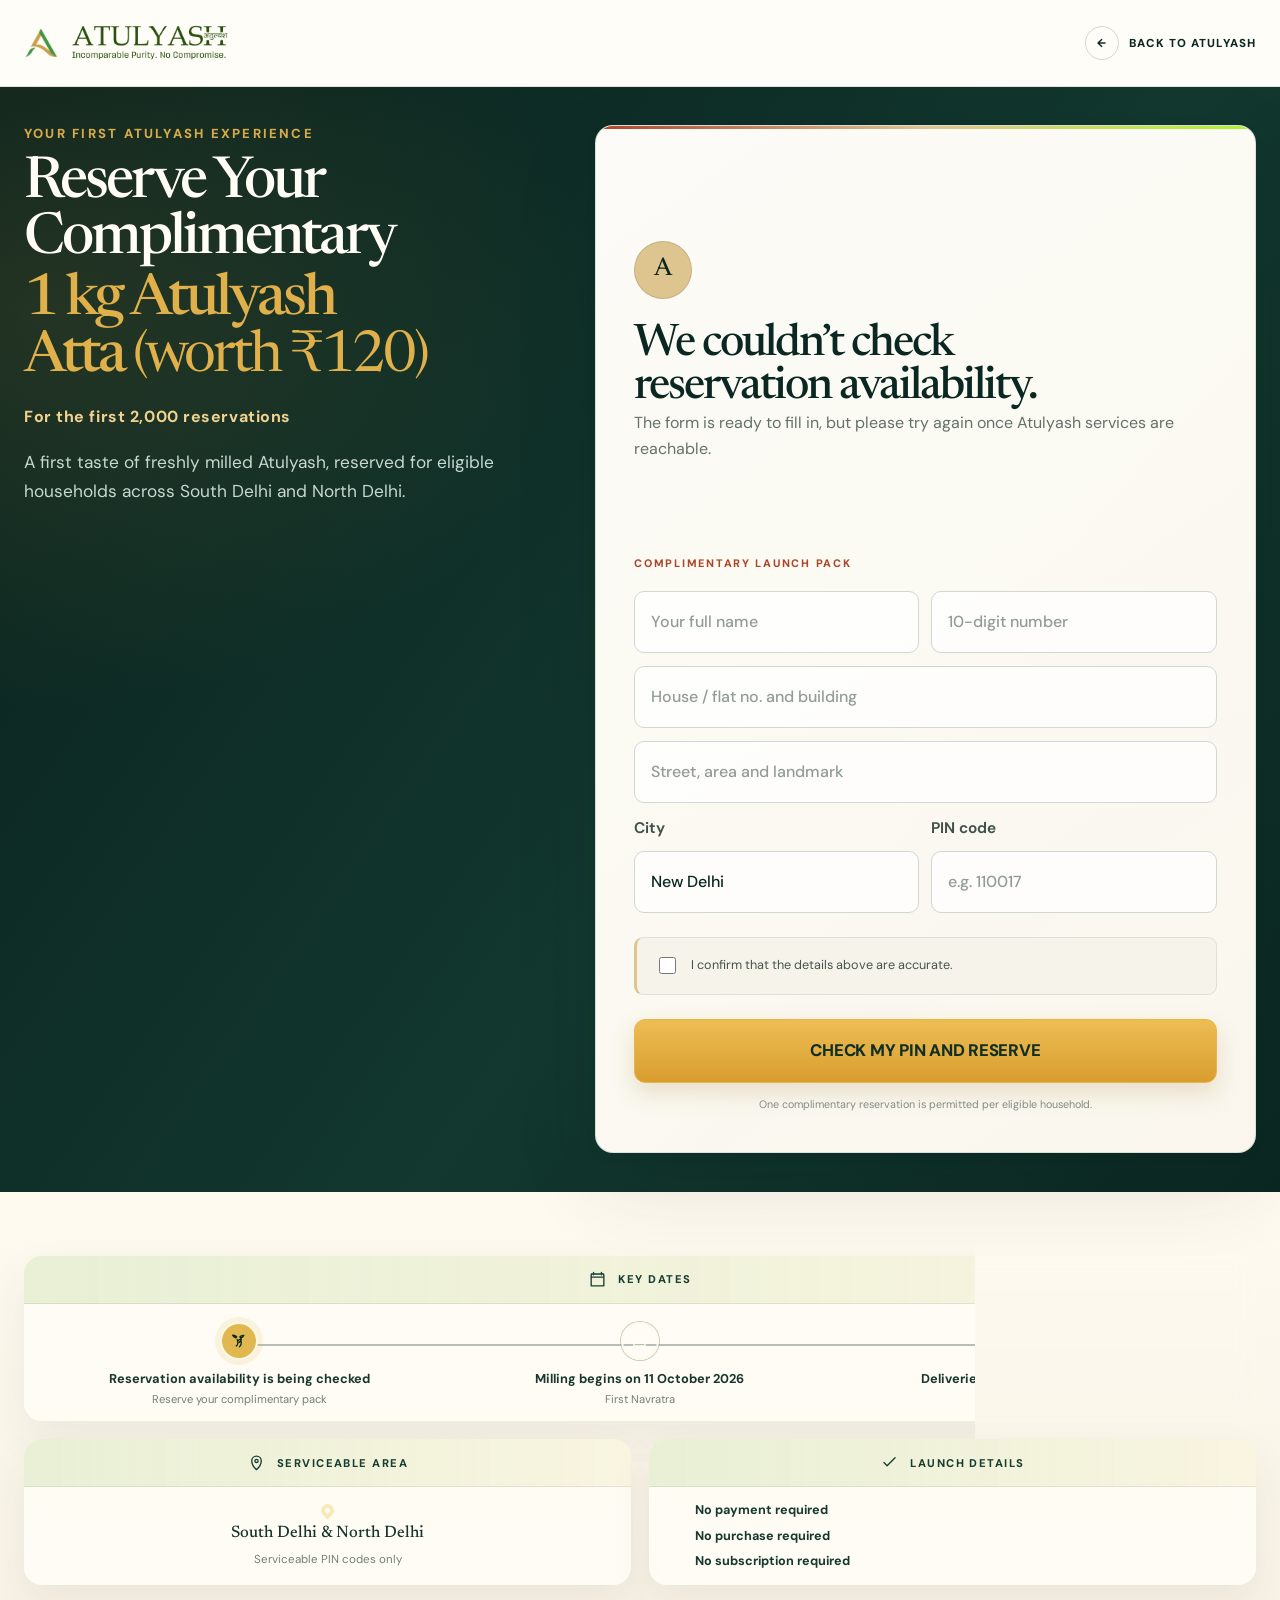
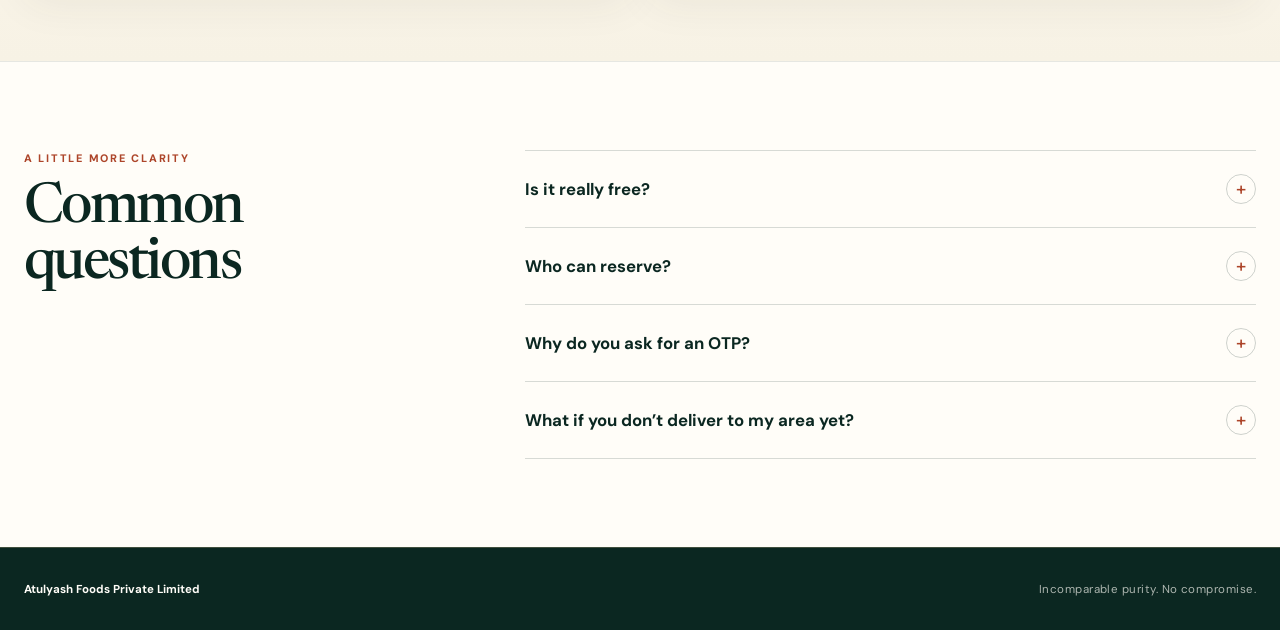
<file: launch-offer.html>
<!doctype html>
<html lang="en">
<head>
  <!-- Google Tag Manager -->
  <script>(function(w,d,s,l,i){w[l]=w[l]||[];w[l].push({'gtm.start':new Date().getTime(),event:'gtm.js'});var f=d.getElementsByTagName(s)[0],j=d.createElement(s),dl=l!='dataLayer'?'&l='+l:'';j.async=true;j.src='https://www.googletagmanager.com/gtm.js?id='+i+dl;f.parentNode.insertBefore(j,f);})(window,document,'script','dataLayer','GTM-K2S575QK');</script>
  <!-- End Google Tag Manager -->
  <meta charset="utf-8">
  <meta name="viewport" content="width=device-width, initial-scale=1">
  <meta name="description" content="Check delivery availability and reserve your complimentary 1 kg Atulyash Atta launch pack. No payment or subscription required.">
  <meta name="theme-color" content="#0b2721">
  <title>Atulyash Launch Offer | Reserve Your Complimentary 1 kg Pack</title>
  <link rel="preconnect" href="https://fonts.googleapis.com">
  <link rel="preconnect" href="https://fonts.gstatic.com" crossorigin>
  <link href="https://fonts.googleapis.com/css2?family=DM+Sans:wght@400;500;600;700&amp;family=Newsreader:opsz,wght@6..72,400;6..72,500;6..72,600&amp;display=swap" rel="stylesheet">
  <link rel="stylesheet" href="styles.css?v=20260925-2">
  <link rel="stylesheet" href="launch-offer.css?v=20261006-compact-form-1">
</head>
<body class="launch-page">
  <!-- Google Tag Manager (noscript) -->
  <noscript><iframe src="https://www.googletagmanager.com/ns.html?id=GTM-K2S575QK" height="0" width="0" style="display:none;visibility:hidden"></iframe></noscript>
  <!-- End Google Tag Manager (noscript) -->
  <a class="skip-link" href="#reservation">Skip to reservation</a>

  <header class="launch-header">
    <div class="launch-container launch-header-inner">
      <a class="launch-brand" href="/" aria-label="Atulyash home">
        <img class="launch-brand-mark" src="images/brand-mark.webp" width="630" height="550" alt="">
        <img class="launch-brand-wordmark" src="images/brand-wordmark.webp" width="900" height="220" alt="Atulyash — Incomparable Purity. No Compromise.">
      </a>
      <a class="launch-back" href="/"><span aria-hidden="true">←</span> Back to Atulyash</a>
    </div>
  </header>

  <main>
    <section class="launch-reservation offer-form-hero" id="reservation" aria-labelledby="offerHeroTitle">
      <div class="launch-container launch-reservation-layout">
        <div class="offer-form-intro">
          <p class="offer-hero-eyebrow">Your first Atulyash experience</p>
          <h1 id="offerHeroTitle">Reserve Your Complimentary <span>1 kg Atulyash Atta <small>(worth ₹120)</small></span></h1>
          <p class="offer-hero-note">For the first 2,000 reservations</p>
          <p class="offer-hero-intro">A first taste of freshly milled Atulyash, reserved for eligible households across South Delhi and North Delhi.</p>
        </div>

        <div class="launch-card offer-form-card">
          <div id="launchNotice" class="launch-notice" role="status" aria-live="polite"></div>
          <div id="launchUnavailable" class="launch-state" hidden>
            <span class="launch-state-icon" aria-hidden="true">A</span>
            <h2 id="launchUnavailableTitle">Reservations are currently unavailable.</h2>
            <p id="launchUnavailableMessage">Your details form is available, but a reservation can only be confirmed while the campaign is open.</p>
          </div>
          <div id="launchExisting" class="launch-existing launch-state" hidden>
            <p class="section-label">Your reservation</p>
            <h2>Already reserved for your household.</h2>
            <p>Reference <strong id="launchExistingReference"></strong></p>
            <dl>
              <div><dt>Status</dt><dd id="launchExistingStatus"></dd></div>
              <div><dt>Delivery</dt><dd id="launchExistingDelivery"></dd></div>
              <div><dt>Scheduled date</dt><dd id="launchExistingDate"></dd></div>
            </dl>
            <a class="button button-secondary" href="/#shop">Continue shopping <span aria-hidden="true">→</span></a>
          </div>

          <form id="launchReservationForm" novalidate>
            <p class="launch-card-kicker">Complimentary launch pack</p>
            <div class="launch-grid">
              <label class="launch-contact-field"><span class="sr-only">Full name</span><input name="full_name" required maxlength="255" autocomplete="name" placeholder="Your full name"></label>
              <label class="launch-contact-field"><span class="sr-only">Mobile number</span><input id="launchMobile" name="mobile" type="tel" inputmode="numeric" autocomplete="tel-national" maxlength="10" pattern="[6-9][0-9]{9}" placeholder="10-digit number" required></label>
              <label class="launch-span-two"><span class="sr-only">House / flat number and building</span><input name="house_building" required maxlength="255" autocomplete="address-line1" placeholder="House / flat no. and building"></label>
              <label class="launch-span-two"><span class="sr-only">Street, area and landmark</span><input name="street_area_landmark" required maxlength="500" autocomplete="address-line2" placeholder="Street, area and landmark"></label>
              <label>City<input name="city" required maxlength="100" autocomplete="address-level2" value="New Delhi"></label>
              <label>PIN code<input id="launchPincode" name="pincode" required inputmode="numeric" maxlength="6" pattern="[0-9]{6}" autocomplete="postal-code" placeholder="e.g. 110017"></label>
            </div>
            <section id="launchServiceability" class="launch-serviceability-result" aria-live="polite" hidden>
              <span class="launch-serviceability-kicker">Delivery availability</span>
              <h3 id="launchServiceabilityTitle"></h3>
              <p id="launchServiceabilityMessage"></p>
              <button class="launch-serviceability-edit" id="launchEditPincode" type="button">Change PIN code <span aria-hidden="true">↑</span></button>
            </section>
            <label class="launch-consent"><input type="checkbox" name="household_confirmed" required><span>I confirm that the details above are accurate.</span></label>
            <div id="launchFollowupConsentPanel" class="launch-follow-up-consent" hidden>
              <p class="launch-follow-up-heading">Optional area update</p>
              <label class="launch-consent"><input type="checkbox" name="serviceability_followup_consent" aria-describedby="launchFollowupDisclosure"><span>Contact me if delivery becomes available in my area.</span></label>
              <p id="launchFollowupDisclosure">If you opt in, we’ll securely save these details so our team can review the area and may contact you. This does not reserve a pack.</p>
            </div>
            <section id="launchOtpPanel" class="launch-otp-panel" aria-labelledby="launchOtpTitle" hidden>
              <div class="launch-otp-panel-heading">
                <p class="launch-card-kicker">Check your phone</p>
                <h3 id="launchOtpTitle">Enter the 4-digit code</h3>
                <p>We sent a secure code to <strong id="launchOtpPhone"></strong>.</p>
              </div>
              <label class="launch-otp-label" for="launchOtpCode">One-time code
                <input id="launchOtpCode" type="text" inputmode="numeric" autocomplete="one-time-code" maxlength="4" pattern="[0-9]{4}" placeholder="••••" aria-describedby="launchOtpStatus">
              </label>
              <div class="launch-otp-actions">
                <button class="button button-primary" type="button" id="launchOtpVerify">Verify and reserve <span aria-hidden="true">→</span></button>
                <button class="button button-secondary" type="button" id="launchOtpResend">Resend code</button>
                <button class="button button-secondary" type="button" id="launchOtpChange">Change number</button>
              </div>
              <p id="launchOtpStatus" class="launch-otp-status" role="status" aria-live="polite"></p>
            </section>
            <button class="button button-primary launch-submit" type="submit" id="launchSubmit">Check my PIN and reserve</button>
            <p class="launch-form-footnote">One complimentary reservation is permitted per eligible household.</p>
          </form>

          <div id="launchServiceabilityLeadSaved" class="launch-serviceability-lead-saved launch-state" role="status" aria-live="polite" hidden>
            <div class="launch-state-icon launch-state-icon-success" aria-hidden="true">✓</div>
            <p class="launch-card-kicker">Area interest saved</p>
            <h2>We’re not delivering to this PIN just yet.</h2>
            <p>Thank you, <strong id="launchLeadName"></strong>. We’ve saved your interest and our team may contact you if delivery becomes available in your area.</p>
            <p class="launch-lead-disclaimer">This is not a reservation and does not use a complimentary pack or campaign slot.</p>
            <button class="button button-secondary" type="button" id="launchLeadEdit">Review my details</button>
          </div>

          <div id="launchLoginPrompt" class="launch-login-prompt launch-state" hidden>
            <div class="launch-state-icon" aria-hidden="true">1</div>
            <p class="launch-card-kicker">Begin your reservation</p>
            <h2>Sign in to reserve your complimentary pack.</h2>
            <p>We use a quick OTP verification to protect the one-pack-per-household limit. No password or payment details are required.</p>
            <a class="button button-primary launch-submit" href="account.html?return=launch">Sign in with OTP <span aria-hidden="true">→</span></a>
            <div class="launch-login-assurance"><span>Secure OTP</span><span>₹0 payable</span><span>About 2 minutes</span></div>
          </div>

          <div id="launchSuccess" class="launch-success launch-state" hidden>
            <div class="launch-state-icon launch-state-icon-success" aria-hidden="true">✓</div>
            <p class="section-label">Welcome to Atulyash</p>
            <h2>You are about to experience Atta the Atulyash way.</h2>
            <div class="launch-success-message" aria-live="polite">
              <p>Your complimentary 1 kg Atulyash Atta is reserved.</p>
              <p>Fresh milling begins <span id="launchMillingDate">11 Oct</span>. Deliveries begin <span id="launchSuccessDate">12 Oct</span>.</p>
              <p>Welcome to Atulyash.<br><strong>Atta, in its Purest Form.</strong></p>
            </div>
            <div class="launch-success-actions">
              <a class="button button-primary" href="account.html#orders">Track my launch pack <span aria-hidden="true">→</span></a>
              <a class="button button-secondary" href="/#shop">Continue shopping <span aria-hidden="true">→</span></a>
            </div>
          </div>
        </div>
      </div>
    </section>

    <section class="offer-after-form" aria-label="Launch offer details">
      <div class="launch-container offer-after-form-inner">
        <section class="offer-panel offer-dates" aria-labelledby="offerDatesTitle">
          <h2 class="offer-panel-title" id="offerDatesTitle">
            <svg viewBox="0 0 24 24" aria-hidden="true"><path d="M7 3v3M17 3v3M4 9h16M5 5h14a1 1 0 0 1 1 1v14H4V6a1 1 0 0 1 1-1Z"/></svg>
            <span>Key dates</span>
          </h2>
          <ol class="offer-timeline">
            <li class="offer-milestone is-live">
              <span class="offer-milestone-icon" aria-hidden="true"><svg viewBox="0 0 24 24"><path d="M8 19c2.2-2.1 2.4-5.2 1.1-8.1M12 20c2.2-2.1 2.7-5.3 1.5-8.9M7.5 8.7c-1.8-.4-3.3-1.6-4.2-3.3 2.1-.2 4 .6 5.2 2.2M13.4 8.7c1.7-.4 3.2-1.6 4-3.2-2-.2-3.8.6-5 2.1M10 12.5c1.1-1.5 2.7-2.4 4.4-2.6-.2 1.9-1.2 3.5-2.8 4.4"/></svg></span>
              <div><strong id="offerReservationStatus">Reservations are open now</strong><small>Reserve your complimentary pack</small></div>
            </li>
            <li class="offer-milestone">
              <span class="offer-milestone-icon" aria-hidden="true"><svg viewBox="0 0 24 24"><path d="M5 9h14v10H5zM7 9V5h10v4M9 12h6M9 15h6"/></svg></span>
              <div><strong>Milling begins on <span id="offerMillingDate">11 October 2026</span></strong><small>First Navratra</small></div>
            </li>
            <li class="offer-milestone">
              <span class="offer-milestone-icon" aria-hidden="true"><svg viewBox="0 0 24 24"><path d="M3 7h11v10H3zM14 10h4l3 3v4h-7zM6.5 20a2 2 0 1 0 0-4 2 2 0 0 0 0 4ZM17.5 20a2 2 0 1 0 0-4 2 2 0 0 0 0 4Z"/></svg></span>
              <div><strong>Deliveries begin from <span id="offerDeliveryDate">12 October 2026</span></strong><small>Second Navratra</small></div>
            </li>
          </ol>
        </section>

        <div class="offer-after-form-side">
          <section class="offer-panel offer-service" aria-labelledby="offerServiceTitle">
            <h2 class="offer-panel-title" id="offerServiceTitle">
              <svg viewBox="0 0 24 24" aria-hidden="true"><path d="M12 21s6-5.2 6-11a6 6 0 1 0-12 0c0 5.8 6 11 6 11Z"/><circle cx="12" cy="10" r="2"/></svg>
              <span>Serviceable area</span>
            </h2>
            <div class="offer-service-body"><strong>South Delhi &amp; North Delhi</strong><p>Serviceable PIN codes only</p></div>
          </section>
          <section class="offer-panel offer-assurance" aria-labelledby="offerAssuranceTitle">
            <h2 class="offer-panel-title" id="offerAssuranceTitle">
              <svg viewBox="0 0 24 24" aria-hidden="true"><path d="m5 12 4 4L19 6"/></svg>
              <span>Launch details</span>
            </h2>
            <ul class="offer-assurance-list">
              <li>No payment required</li>
              <li>No purchase required</li>
              <li>No subscription required</li>
            </ul>
          </section>
        </div>
      </div>
    </section>

    <section class="launch-faq-section" id="faq" aria-labelledby="launchFaqTitle">
      <div class="launch-container launch-faq-inner">
        <div class="launch-faq-heading">
          <p class="launch-faq-eyebrow">A little more clarity</p>
          <h2 id="launchFaqTitle">Common questions</h2>
        </div>
        <div class="launch-faq-list">
          <details>
            <summary>Is it really free?</summary>
            <p>Yes. There is no payment, purchase or subscription required. Your complimentary 1 kg pack is worth ₹120.</p>
          </details>
          <details>
            <summary>Who can reserve?</summary>
            <p>Households in serviceable PIN codes across South Delhi and North Delhi can reserve. We’ll check your PIN code before confirming your mobile with an OTP.</p>
          </details>
          <details>
            <summary>Why do you ask for an OTP?</summary>
            <p>The OTP confirms your mobile number and helps us keep the offer to one complimentary pack per household. You don’t need a password or payment details.</p>
          </details>
          <details>
            <summary>What if you don’t deliver to my area yet?</summary>
            <p>We’ll let you know if your PIN code isn’t serviceable yet. An unavailable area won’t create a reservation or use a complimentary pack.</p>
          </details>
        </div>
      </div>
    </section>
  </main>

  <div class="launch-mobile-cta" id="launchMobileCta" hidden>
    <a href="#reservation">Reserve my free 1 kg pack <span aria-hidden="true">↑</span></a>
  </div>

  <footer class="launch-footer">
    <div class="launch-container">
      <p>Atulyash Foods Private Limited</p>
      <span>Incomparable purity. No compromise.</span>
    </div>
  </footer>
  <script src="api-client.js?v=20260906-3"></script>
  <script src="launch-offer.js?v=20261005-mobile-2"></script>
</body>
</html>
</file>
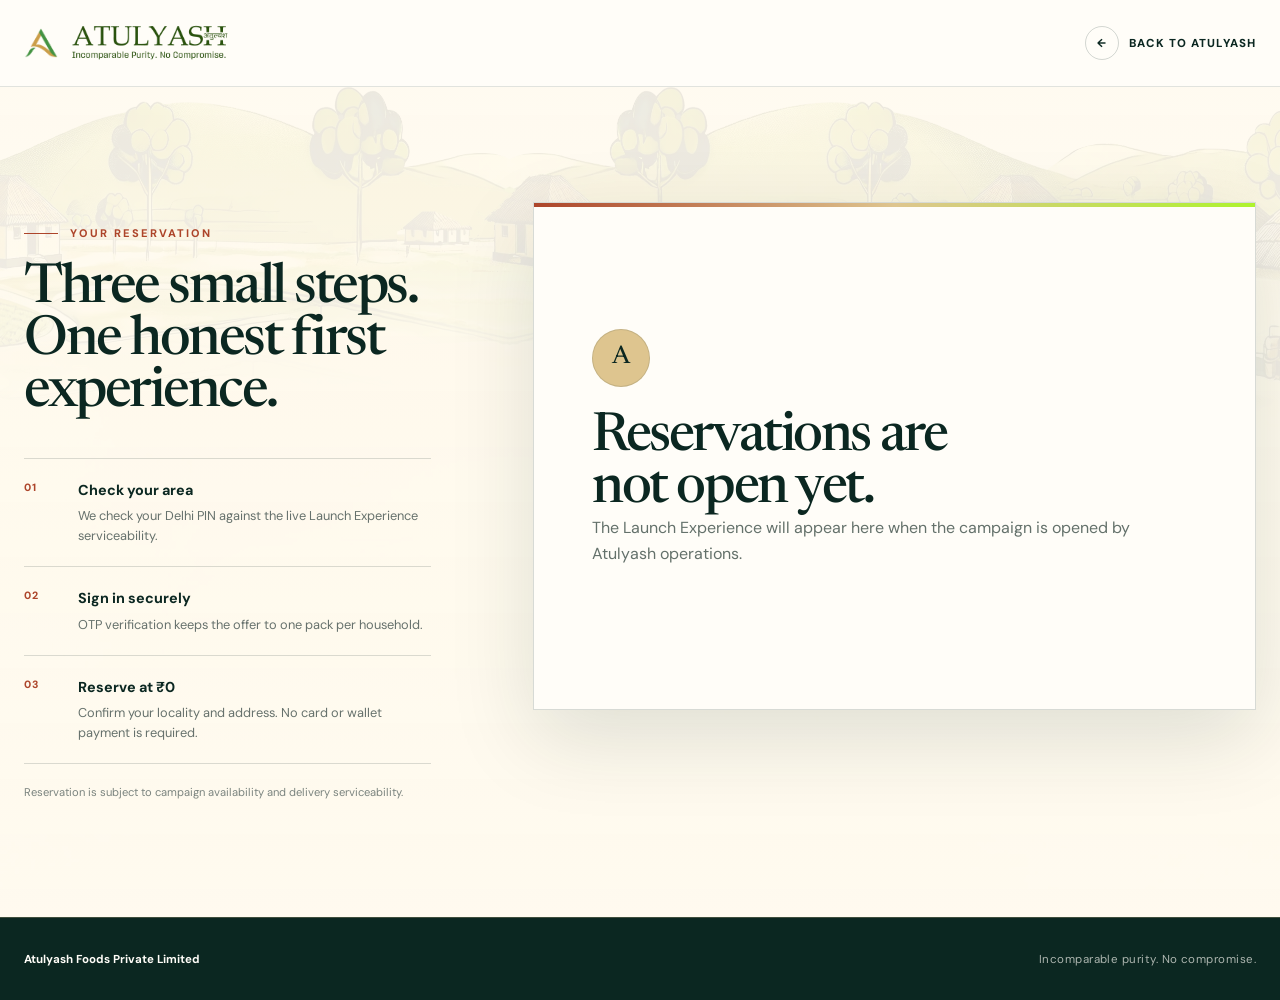
<file: launch.html>
<!doctype html>
<html lang="en">
<head>
  <!-- Google Tag Manager -->
  <script>(function(w,d,s,l,i){w[l]=w[l]||[];w[l].push({'gtm.start':new Date().getTime(),event:'gtm.js'});var f=d.getElementsByTagName(s)[0],j=d.createElement(s),dl=l!='dataLayer'?'&l='+l:'';j.async=true;j.src='https://www.googletagmanager.com/gtm.js?id='+i+dl;f.parentNode.insertBefore(j,f);})(window,document,'script','dataLayer','GTM-K2S575QK');</script>
  <!-- End Google Tag Manager -->
  <meta charset="utf-8">
  <meta name="viewport" content="width=device-width, initial-scale=1">
  <meta name="description" content="Reserve one complimentary 1 kg Atulyash launch pack—freshly milled from single-origin MP Sharbati wheat for our first 2,000 families.">
  <meta name="theme-color" content="#0b2721">
  <title>Atulyash Launch Experience | A First Taste, With Our Compliments</title>
  <link rel="preconnect" href="https://fonts.googleapis.com">
  <link rel="preconnect" href="https://fonts.gstatic.com" crossorigin>
  <link href="https://fonts.googleapis.com/css2?family=DM+Sans:wght@400;500;600;700&amp;family=Newsreader:opsz,wght@6..72,400;6..72,500;6..72,600&amp;display=swap" rel="stylesheet">
  <link rel="stylesheet" href="styles.css?v=20260925-2">
  <link rel="stylesheet" href="launch.css?v=20260925-1">
</head>
<body class="launch-page">
  <!-- Google Tag Manager (noscript) -->
  <noscript><iframe src="https://www.googletagmanager.com/ns.html?id=GTM-K2S575QK" height="0" width="0" style="display:none;visibility:hidden"></iframe></noscript>
  <!-- End Google Tag Manager (noscript) -->
  <a class="skip-link" href="#reservation">Skip to reservation</a>

  <header class="launch-header">
    <div class="launch-container launch-header-inner">
      <a class="launch-brand" href="index.html" aria-label="Atulyash home">
        <img class="launch-brand-mark" src="images/brand-mark.webp" width="630" height="550" alt="">
        <img class="launch-brand-wordmark" src="images/brand-wordmark.webp" width="900" height="220" alt="Atulyash — Incomparable Purity. No Compromise.">
      </a>
      <a class="launch-back" href="index.html"><span aria-hidden="true">←</span> Back to Atulyash</a>
    </div>
  </header>

  <main>
    <section class="launch-reservation" id="reservation" aria-label="Launch Experience reservation">
      <div class="launch-container launch-reservation-layout">
        <aside class="launch-guide" aria-label="How the reservation works">
          <div class="launch-eyebrow"><span aria-hidden="true"></span> Your reservation</div>
          <h2>Three small steps. One honest first experience.</h2>
          <ol>
            <li><span>01</span><div><strong>Check your area</strong><p>We check your Delhi PIN against the live Launch Experience serviceability.</p></div></li>
            <li><span>02</span><div><strong>Sign in securely</strong><p>OTP verification keeps the offer to one pack per household.</p></div></li>
            <li><span>03</span><div><strong>Reserve at ₹0</strong><p>Confirm your locality and address. No card or wallet payment is required.</p></div></li>
          </ol>
          <p class="launch-guide-note">Reservation is subject to campaign availability and delivery serviceability.</p>
        </aside>

        <div class="launch-card">
      <div id="launchNotice" class="launch-notice" role="status" aria-live="polite"></div>
      <div id="launchUnavailable" class="launch-state" hidden>
        <span class="launch-state-icon" aria-hidden="true">A</span>
        <h2>Reservations are not open yet.</h2>
        <p>The Launch Experience will appear here when the campaign is opened by Atulyash operations.</p>
      </div>
      <div id="launchExisting" class="launch-existing launch-state" hidden>
        <p class="section-label">Your reservation</p>
        <h2>Already reserved for your household.</h2>
        <p>Reference <strong id="launchExistingReference"></strong></p>
        <dl>
          <div><dt>Status</dt><dd id="launchExistingStatus"></dd></div>
          <div><dt>Delivery</dt><dd id="launchExistingDelivery"></dd></div>
          <div><dt>Scheduled date</dt><dd id="launchExistingDate"></dd></div>
        </dl>
        <a class="button button-secondary" href="index.html#shop">Continue shopping <span aria-hidden="true">→</span></a>
      </div>
      <section id="launchServiceabilityGate" class="launch-serviceability-gate launch-state" aria-labelledby="launchServiceabilityTitle" hidden>
        <div class="launch-state-icon" aria-hidden="true">01</div>
        <p class="launch-card-kicker">First, check your area</p>
        <h2 id="launchServiceabilityTitle">Can we deliver your first pack?</h2>
        <p>Enter your six-digit PIN code before OTP verification. Launch reservations are currently limited to eligible South Delhi and North Delhi delivery areas.</p>
        <form id="launchServiceabilityForm" class="launch-serviceability-form" novalidate>
          <label for="launchServiceabilityPincode">Delivery PIN code</label>
          <div class="launch-serviceability-input-row">
            <input id="launchServiceabilityPincode" name="pincode" inputmode="numeric" autocomplete="postal-code" maxlength="6" pattern="[0-9]{6}" placeholder="Enter 6-digit PIN" aria-describedby="launchServiceabilityStatus" required>
            <button class="button button-secondary" type="submit" id="launchServiceabilityCheck">Check availability</button>
          </div>
          <p id="launchServiceabilityStatus" class="launch-field-note" role="status" aria-live="polite"></p>
        </form>
      </section>
      <form id="launchReservationForm" novalidate hidden>
        <p class="launch-card-kicker">Complimentary reservation</p>
        <h2 id="reservationHeading">Reserve my launch experience</h2>
        <p class="launch-form-copy">Tell us where your first pack should arrive. Every field below helps us keep this experience personal and reliably serviceable.</p>
        <div class="launch-grid">
          <label>Full name<input name="full_name" required maxlength="255" autocomplete="name" placeholder="Your full name"></label>
          <label>Monthly atta consumption<select name="monthly_consumption_band" required><option value="">Select your household range</option><option value="UP_TO_5_KG">Up to 5 kg</option><option value="KG_6_TO_10">6–10 kg</option><option value="KG_11_TO_15">11–15 kg</option><option value="KG_16_TO_20">16–20 kg</option><option value="OVER_20_KG">More than 20 kg</option></select></label>
          <label>PIN code<input id="launchPincode" name="pincode" required inputmode="numeric" maxlength="6" pattern="[0-9]{6}" placeholder="6-digit delivery PIN"></label>
          <label class="launch-span-two">Complete delivery address<textarea name="address_line" rows="4" required maxlength="1000" placeholder="House number, building, street and nearby landmark"></textarea></label>
        </div>
        <p id="launchServiceability" class="launch-field-note" aria-live="polite"></p>
        <label class="launch-consent"><input type="checkbox" name="household_confirmed" required><span>I confirm that this complimentary launch experience is being reserved for my household and that the delivery details are correct.</span></label>
        <button class="button button-primary launch-submit" type="submit" id="launchSubmit">Reserve my launch experience <span aria-hidden="true">→</span></button>
        <p class="launch-form-footnote">No payment details are requested. One complimentary reservation is permitted per eligible household.</p>
      </form>
      <div id="launchLoginPrompt" class="launch-login-prompt launch-state" hidden>
        <div class="launch-state-icon" aria-hidden="true">1</div>
        <p class="launch-card-kicker">Begin your reservation</p>
        <h2>Sign in to reserve your complimentary pack.</h2>
        <p>We use a quick OTP verification to protect the one-pack-per-household limit. No password or payment details are required.</p>
        <a class="button button-primary launch-submit" href="account.html?return=launch">Sign in with OTP <span aria-hidden="true">→</span></a>
        <div class="launch-login-assurance"><span>Secure OTP</span><span>₹0 payable</span><span>About 2 minutes</span></div>
      </div>
      <div id="launchSuccess" class="launch-success launch-state" hidden>
        <div class="launch-state-icon launch-state-icon-success" aria-hidden="true">✓</div>
        <p class="section-label">Welcome to Atulyash</p>
        <h2>You are about to experience Atta the Atulyash way.</h2>
        <div class="launch-success-message" aria-live="polite">
          <p>Your complimentary 1 kg Atulyash Atta is reserved.</p>
          <p>Fresh milling begins <span id="launchMillingDate">11 Oct</span>. Deliveries begin <span id="launchSuccessDate">12 Oct</span>.</p>
          <p>Welcome to Atulyash.<br><strong>Atta, in its Purest Form.</strong></p>
        </div>
        <div class="launch-success-actions">
          <a class="button button-primary" href="account.html#orders">Track my launch pack <span aria-hidden="true">→</span></a>
          <a class="button button-secondary" href="index.html#shop">Continue shopping <span aria-hidden="true">→</span></a>
        </div>
      </div>
        </div>
      </div>
    </section>
  </main>

  <footer class="launch-footer">
    <div class="launch-container">
      <p>Atulyash Foods Private Limited</p>
      <span>Incomparable purity. No compromise.</span>
    </div>
  </footer>
  <script src="api-client.js?v=20260906-3"></script>
  <script src="launch.js?v=20260925-2"></script>
</body>
</html>
</file>
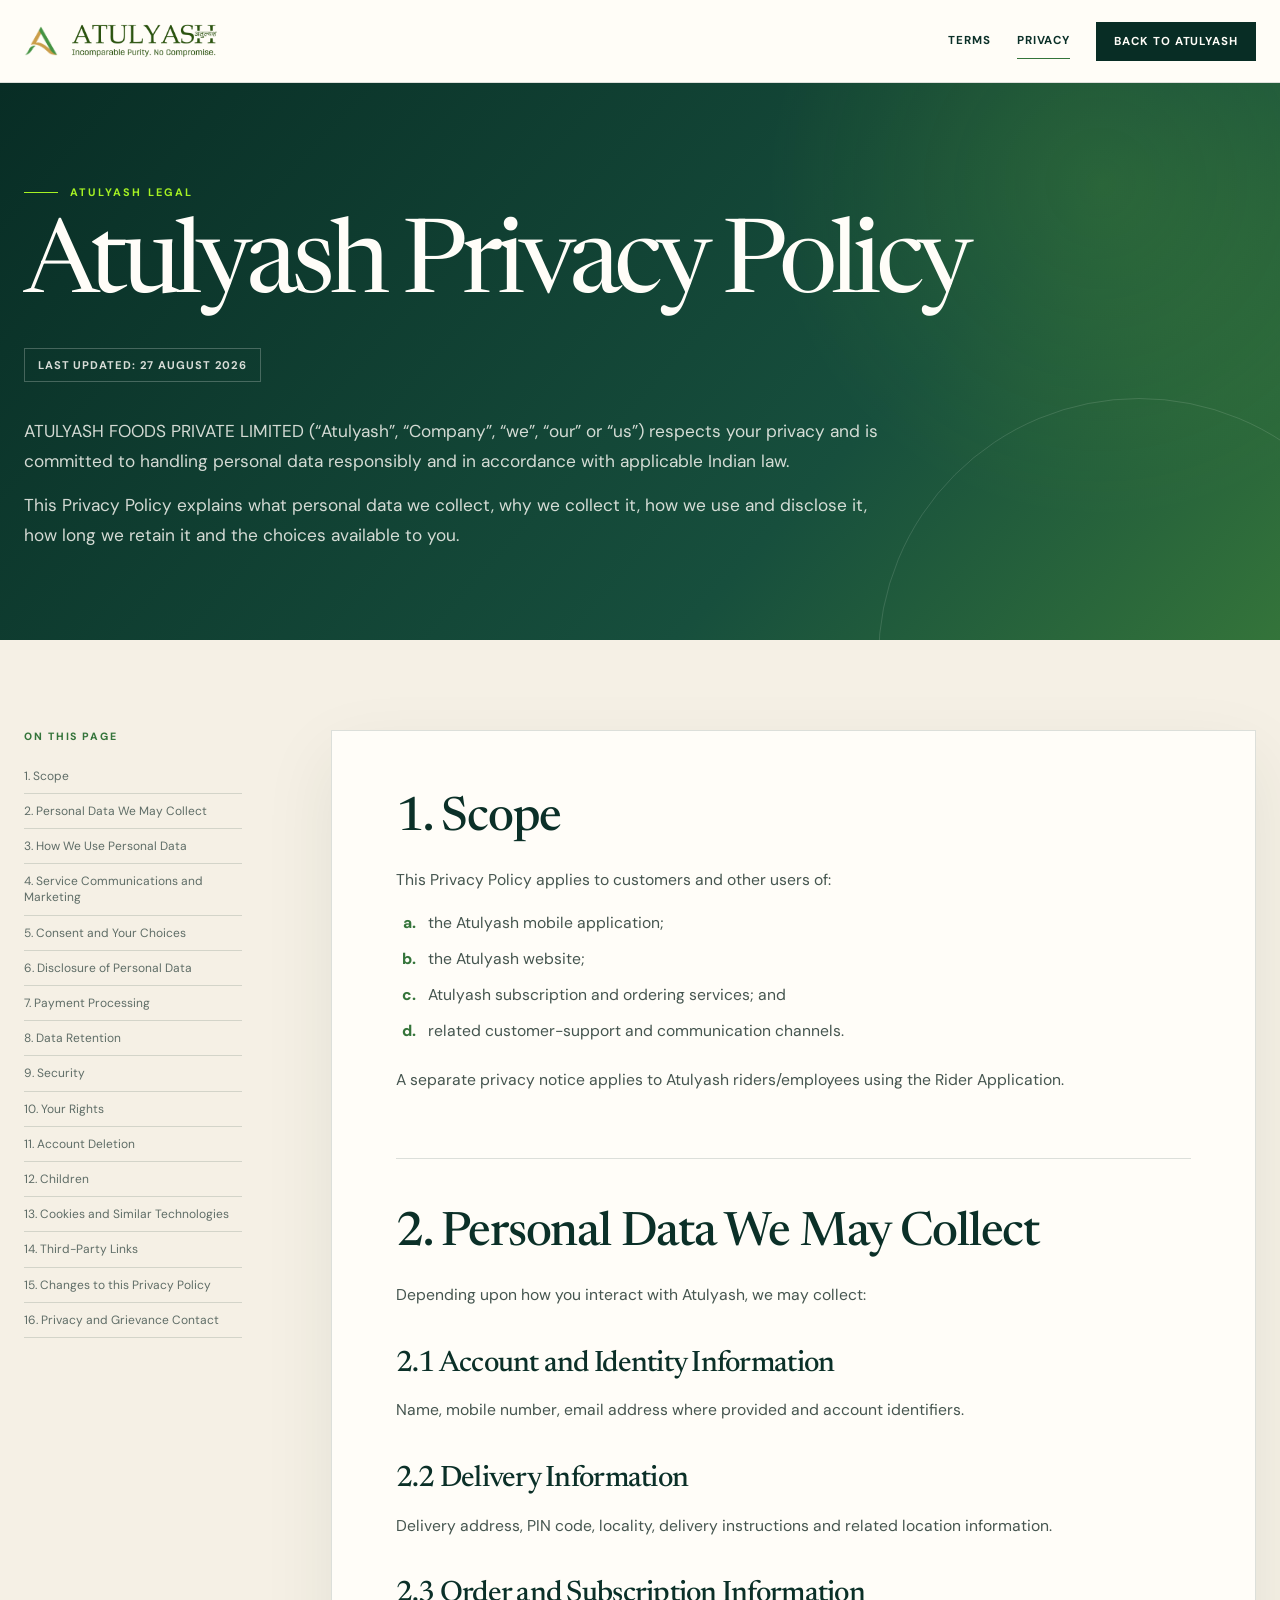
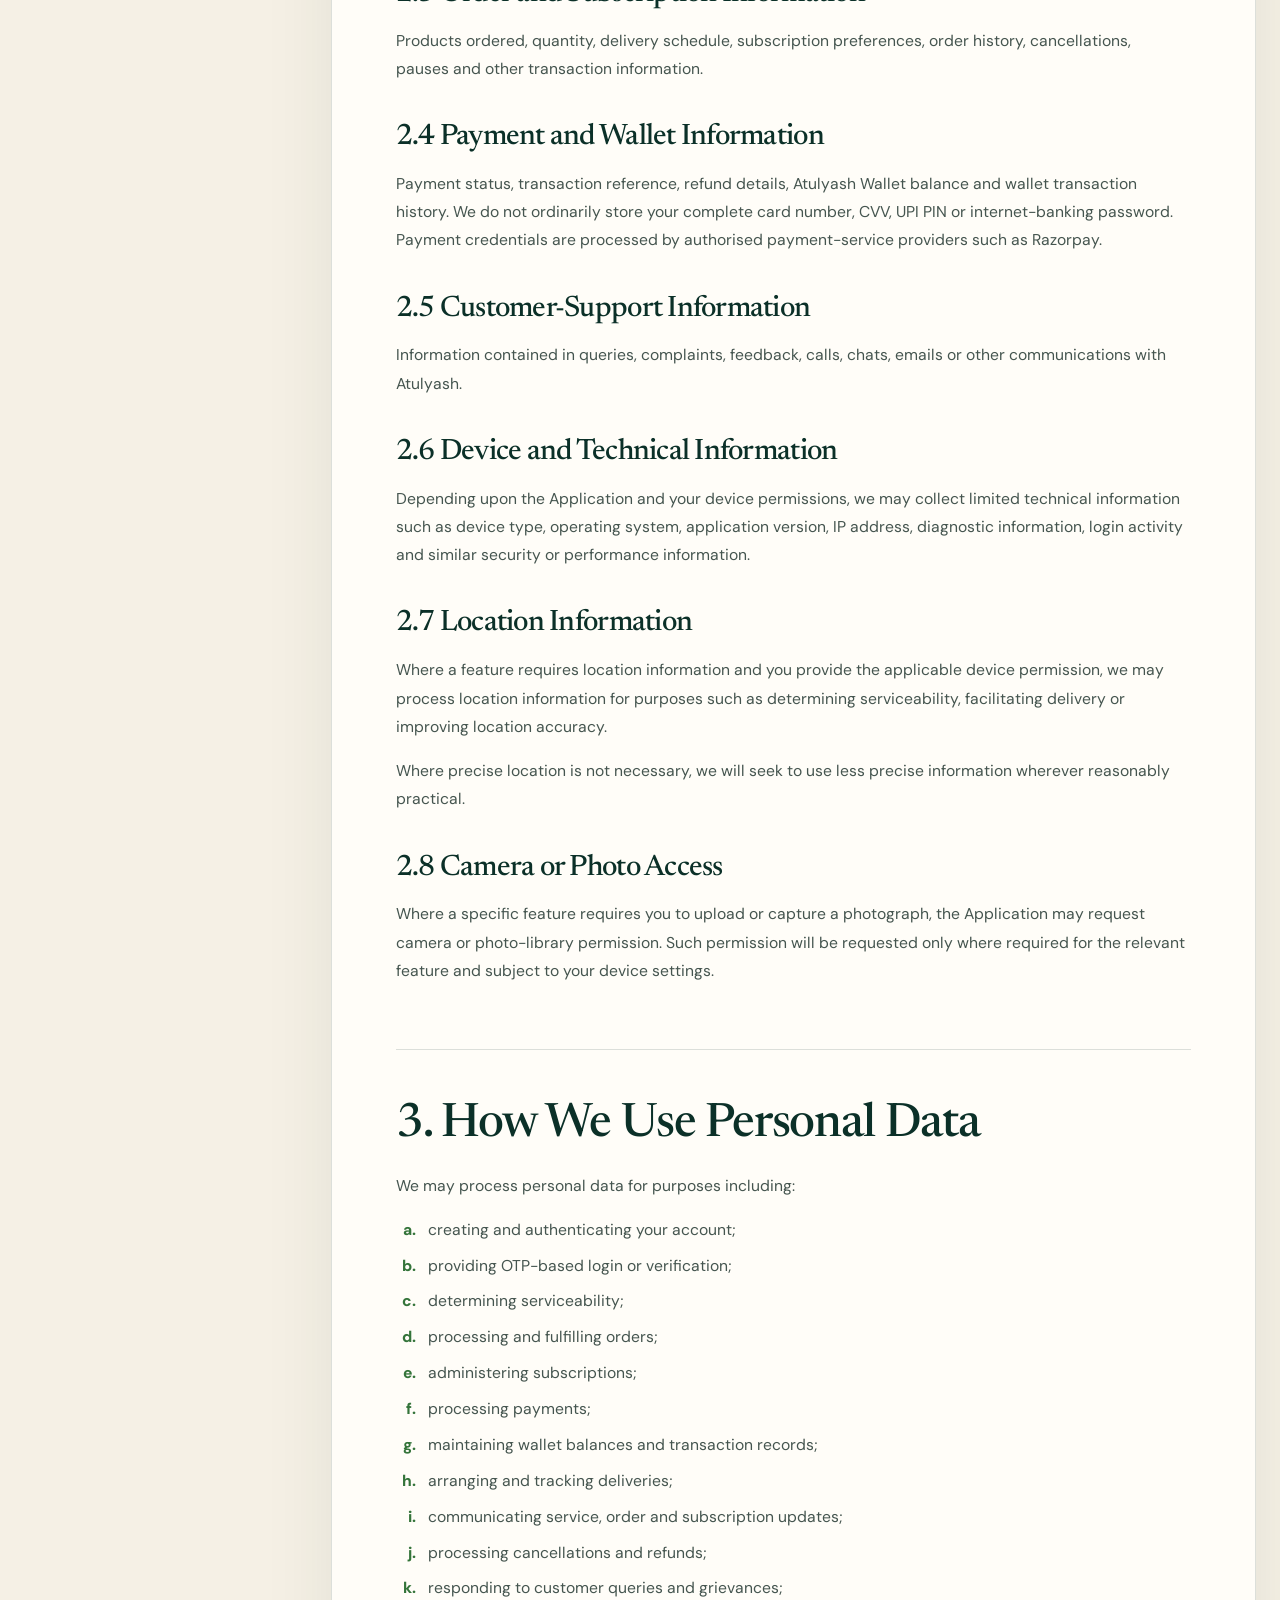
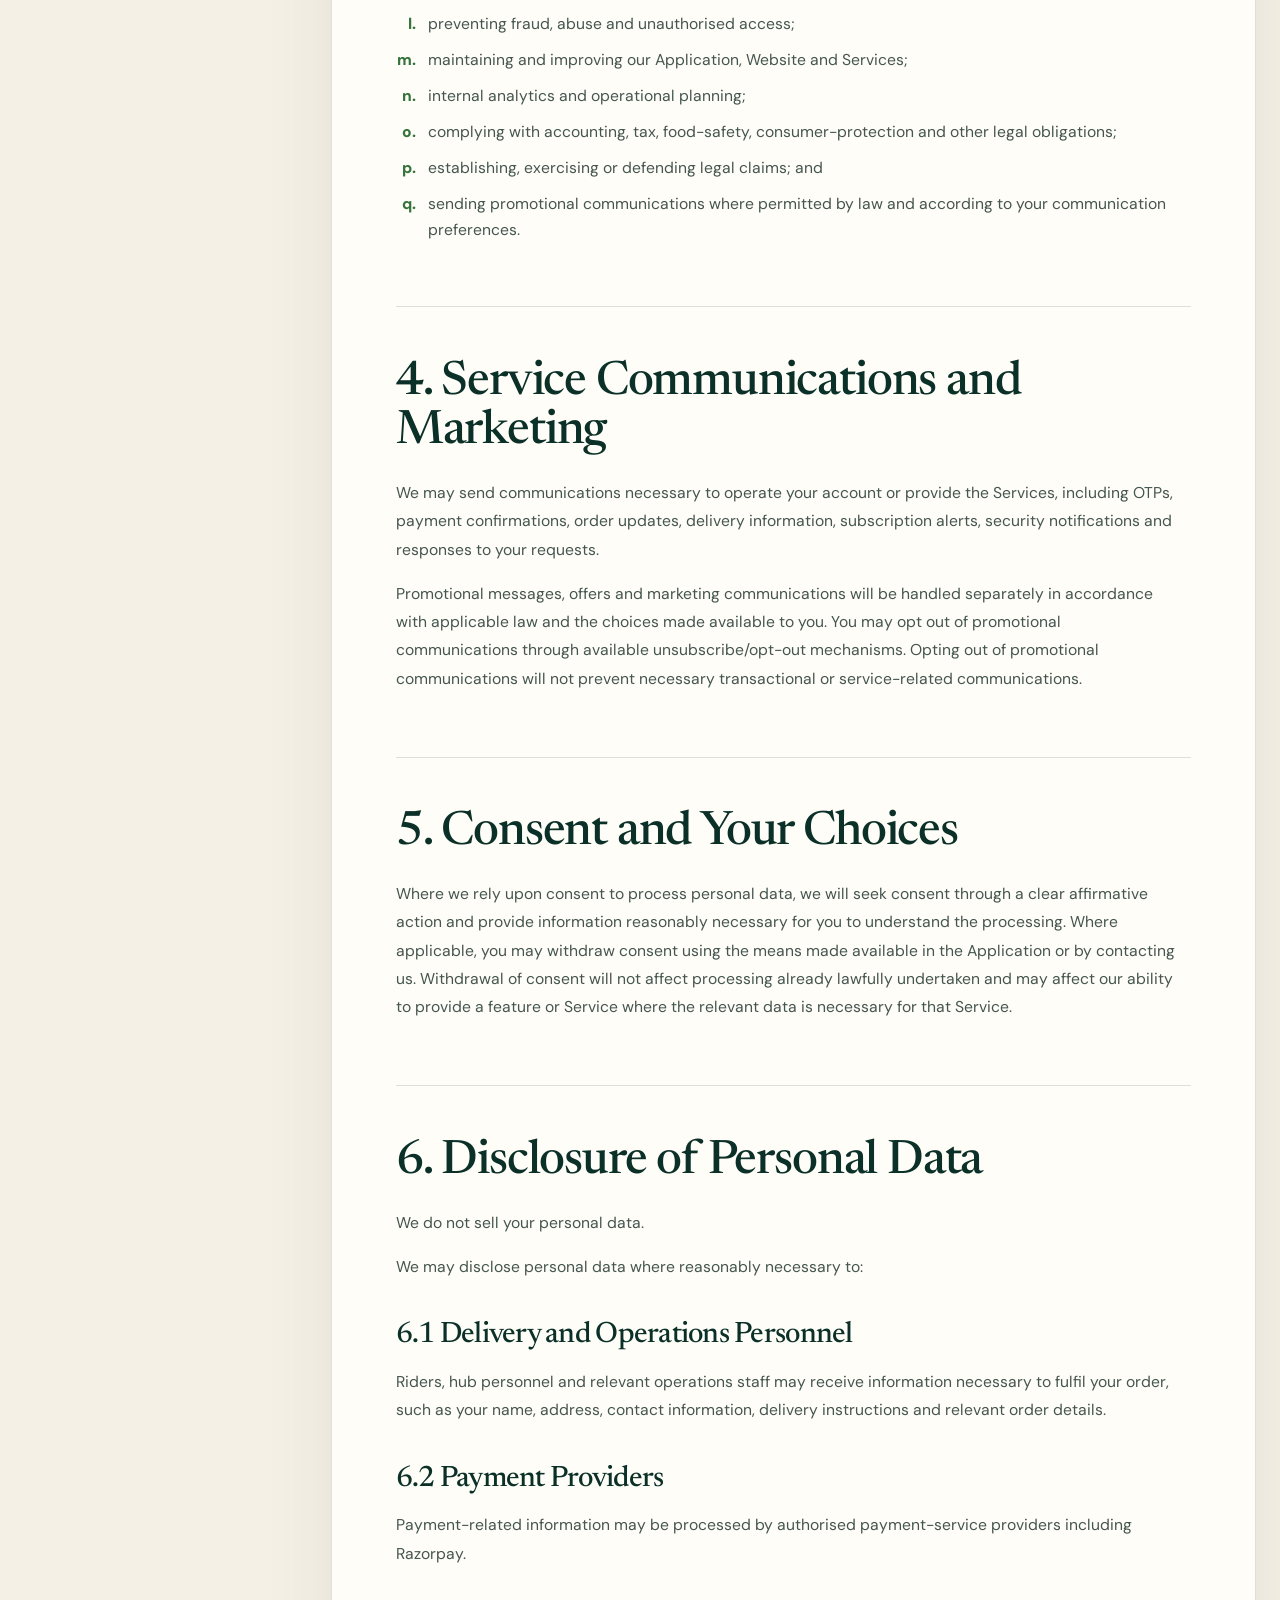
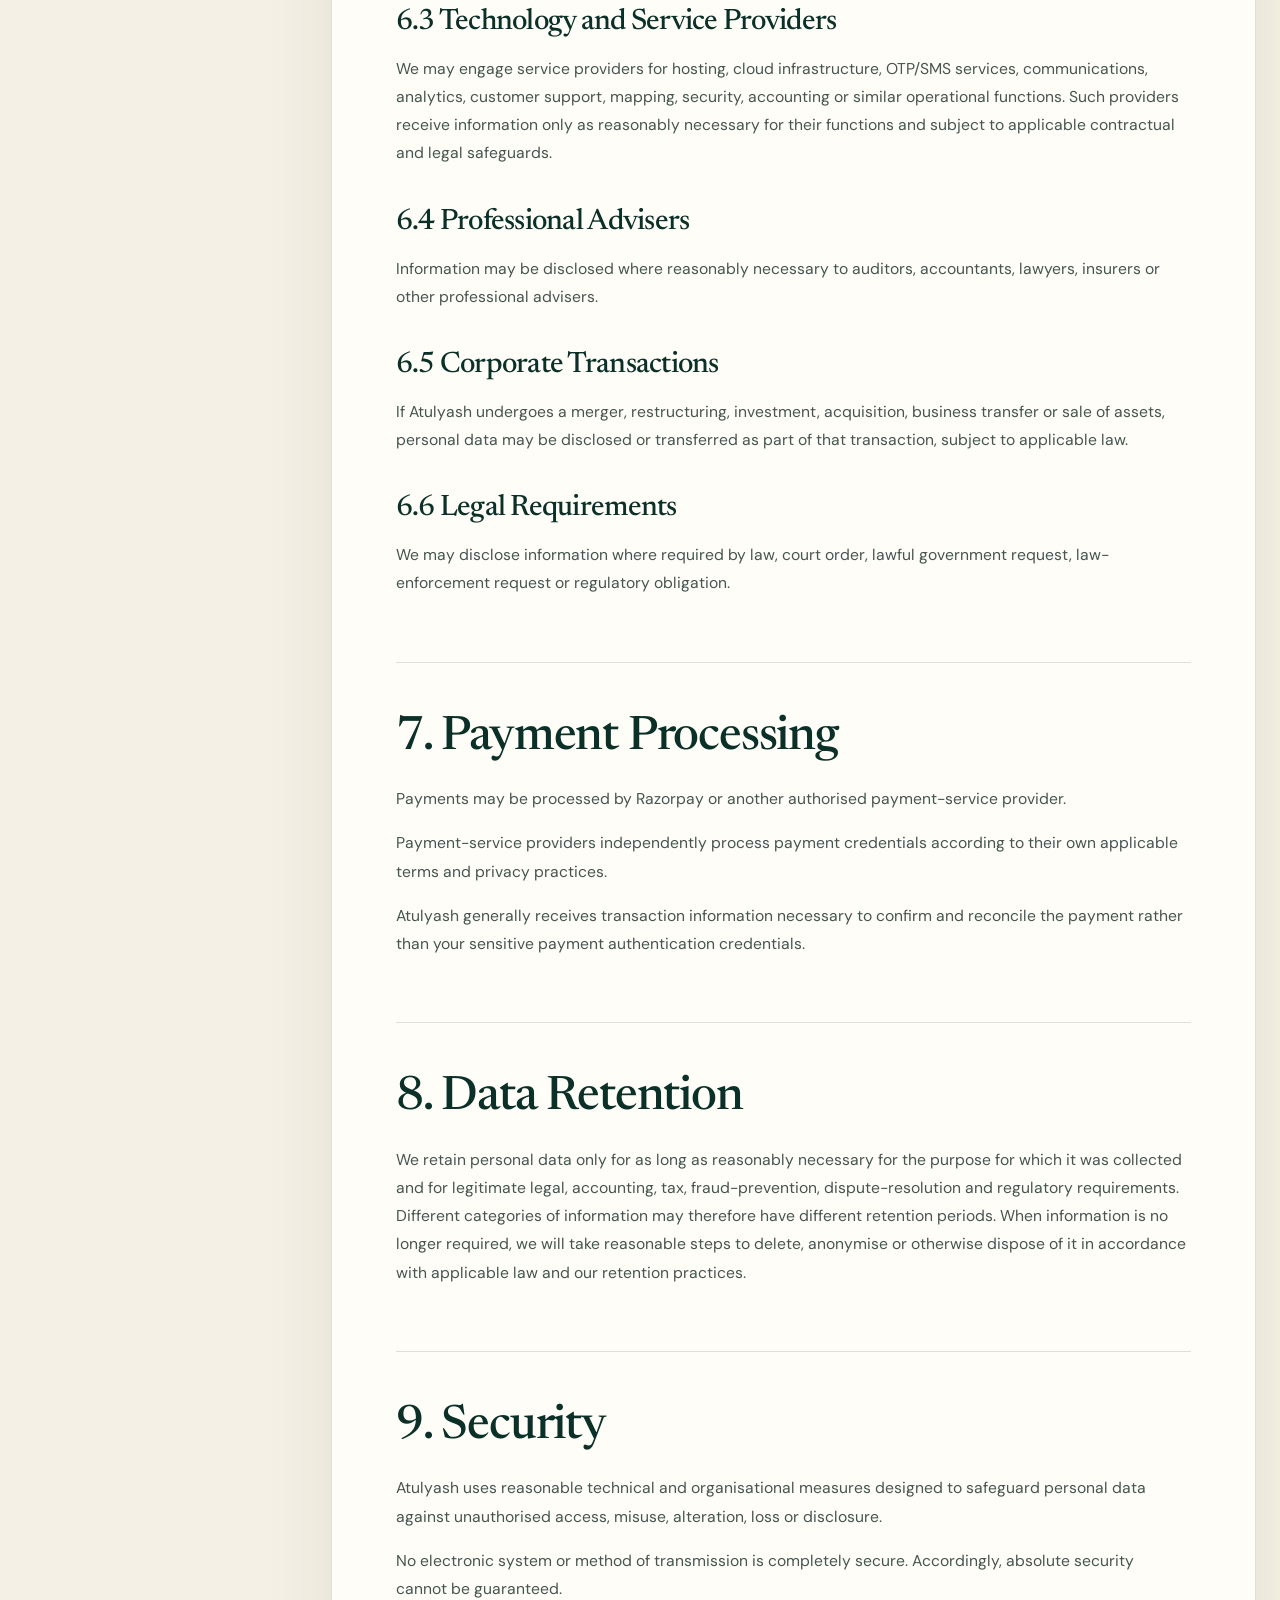
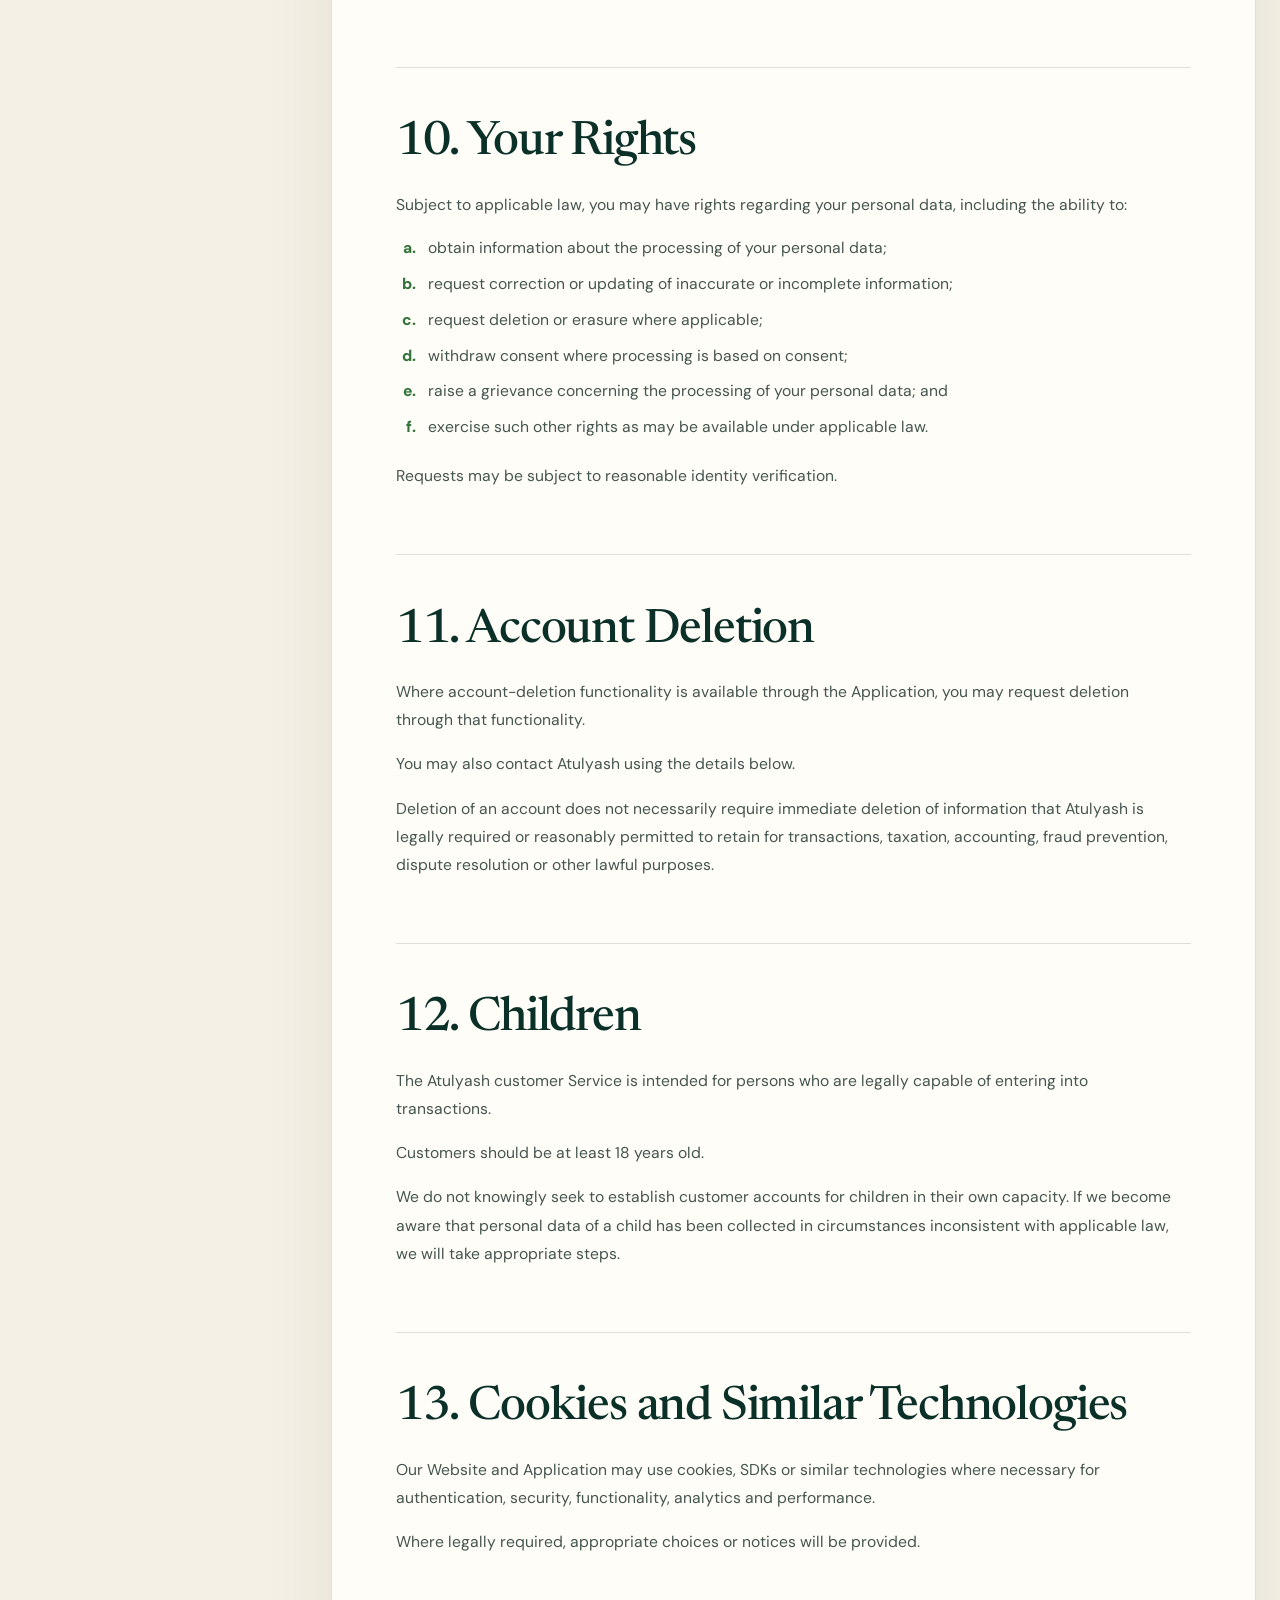
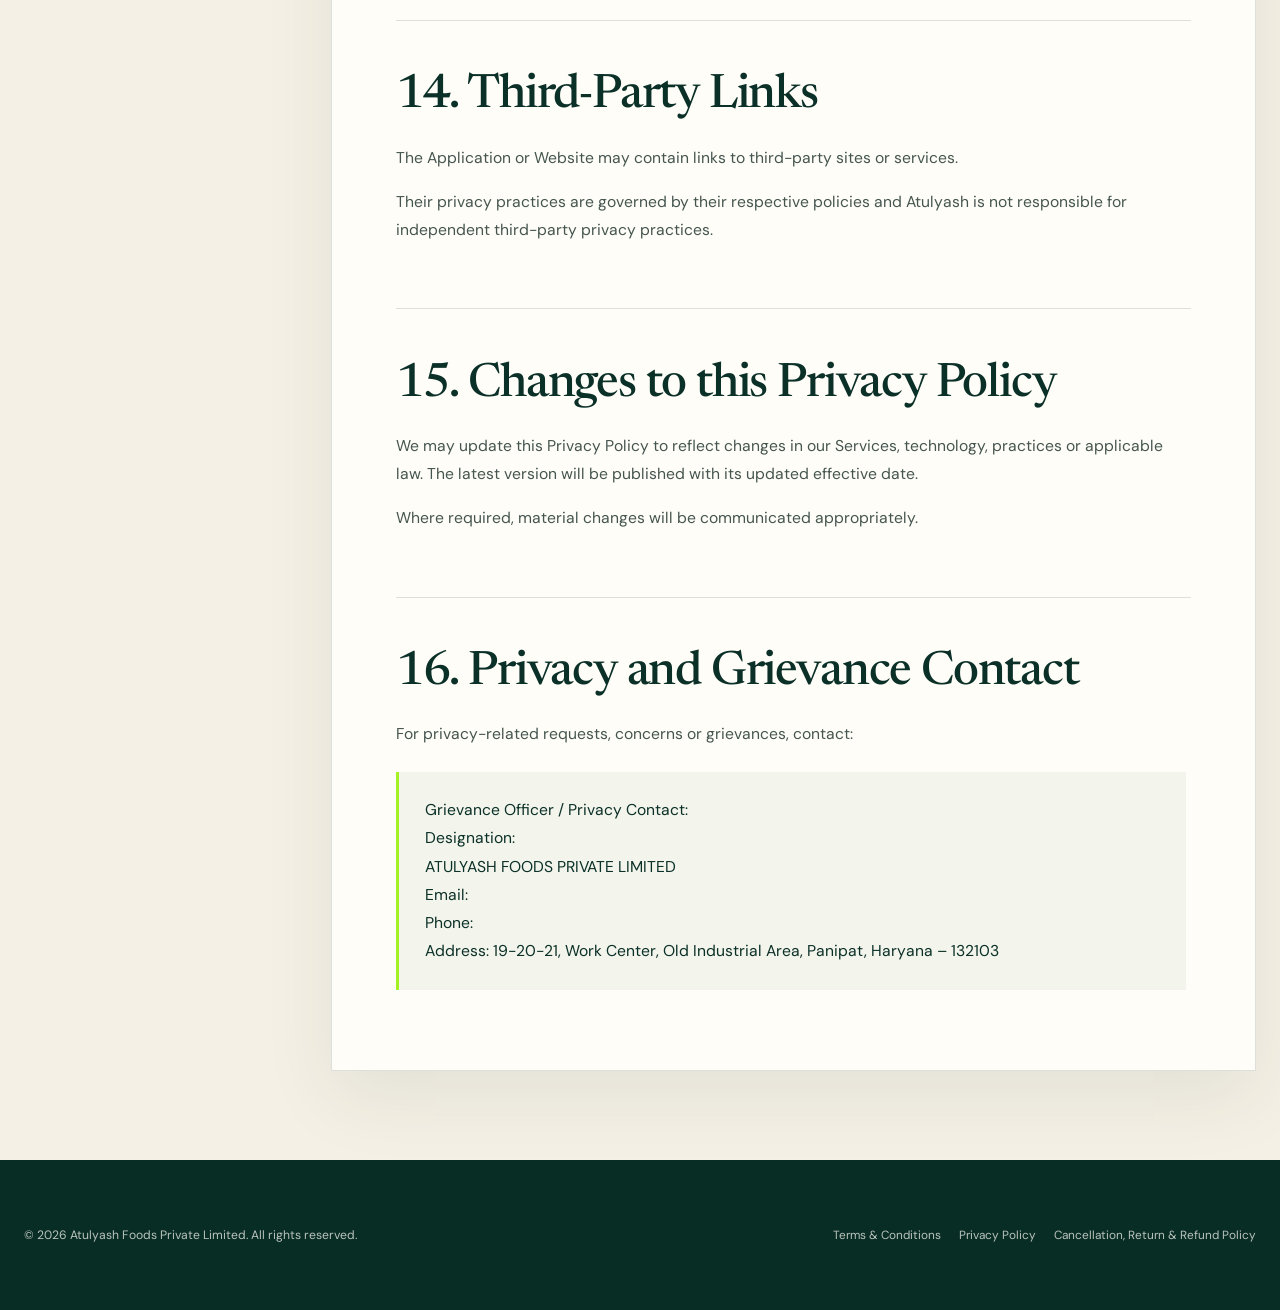
<file: legal/privacy.html>
<!doctype html>
<html lang="en">
<head>
  <!-- Google Tag Manager -->
  <script>(function(w,d,s,l,i){w[l]=w[l]||[];w[l].push({'gtm.start':new Date().getTime(),event:'gtm.js'});var f=d.getElementsByTagName(s)[0],j=d.createElement(s),dl=l!='dataLayer'?'&l='+l:'';j.async=true;j.src='https://www.googletagmanager.com/gtm.js?id='+i+dl;f.parentNode.insertBefore(j,f);})(window,document,'script','dataLayer','GTM-K2S575QK');</script>
  <!-- End Google Tag Manager -->
  <meta charset="utf-8">
  <meta name="viewport" content="width=device-width, initial-scale=1">
  <meta name="description" content="Read the complete Atulyash Privacy Policy explaining the personal data we collect, how it is used, disclosed, retained and protected, and your choices.">
  <meta name="theme-color" content="#082d25">
  <title>Atulyash Privacy Policy | Atulyash</title>
  <link rel="icon" href="../images/brand-mark.webp" type="image/webp">
  <link rel="preconnect" href="https://fonts.googleapis.com">
  <link rel="preconnect" href="https://fonts.gstatic.com" crossorigin>
  <link href="https://fonts.googleapis.com/css2?family=DM+Sans:wght@400;500;600;700&amp;family=Newsreader:opsz,wght@6..72,400;6..72,500;6..72,600&amp;display=swap" rel="stylesheet">
  <link rel="stylesheet" href="legal-page.css?v=20260910-2">
</head>
<body>
  <!-- Google Tag Manager (noscript) -->
  <noscript><iframe src="https://www.googletagmanager.com/ns.html?id=GTM-K2S575QK" height="0" width="0" style="display:none;visibility:hidden"></iframe></noscript>
  <!-- End Google Tag Manager (noscript) -->
  <a class="legal-skip-link" href="#legal-content">Skip to policy</a>

  <header class="legal-header">
    <div class="legal-header-inner">
      <a class="legal-brand" href="../index.html" aria-label="Atulyash home">
        <img class="legal-brand-mark" src="../images/brand-mark.webp" width="630" height="550" alt="">
        <img class="legal-brand-wordmark" src="../images/brand-wordmark.webp" width="900" height="220" alt="Atulyash — Incomparable Purity. No Compromise.">
      </a>
      <nav class="legal-header-nav" aria-label="Legal navigation">
        <a href="terms.html">Terms</a>
        <a href="privacy.html" aria-current="page">Privacy</a>
        <a class="legal-home-link" href="../index.html">Back to Atulyash</a>
      </nav>
    </div>
  </header>

  <main id="legal-content">
    <section class="legal-hero" aria-labelledby="policy-title">
      <div class="legal-hero-inner">
        <p class="legal-eyebrow">Atulyash legal</p>
        <h1 id="policy-title">Atulyash Privacy Policy</h1>
        <p class="legal-updated">Last Updated: 27 August 2026</p>
        <div class="legal-intro">
        <p>ATULYASH FOODS PRIVATE LIMITED (“Atulyash”, “Company”, “we”, “our” or “us”) respects your privacy and is committed to handling personal data responsibly and in accordance with applicable Indian law.</p>
        <p>This Privacy Policy explains what personal data we collect, why we collect it, how we use and disclose it, how long we retain it and the choices available to you.</p>
        </div>
      </div>
    </section>

    <div class="legal-shell">
      <nav class="legal-toc" aria-label="On this page">
        <p class="legal-toc-title">On this page</p>
        <div class="legal-toc-links">
          <a href="#section-1">1. Scope</a>
          <a href="#section-2">2. Personal Data We May Collect</a>
          <a href="#section-3">3. How We Use Personal Data</a>
          <a href="#section-4">4. Service Communications and Marketing</a>
          <a href="#section-5">5. Consent and Your Choices</a>
          <a href="#section-6">6. Disclosure of Personal Data</a>
          <a href="#section-7">7. Payment Processing</a>
          <a href="#section-8">8. Data Retention</a>
          <a href="#section-9">9. Security</a>
          <a href="#section-10">10. Your Rights</a>
          <a href="#section-11">11. Account Deletion</a>
          <a href="#section-12">12. Children</a>
          <a href="#section-13">13. Cookies and Similar Technologies</a>
          <a href="#section-14">14. Third-Party Links</a>
          <a href="#section-15">15. Changes to this Privacy Policy</a>
          <a href="#section-16">16. Privacy and Grievance Contact</a>
        </div>
      </nav>

      <article class="legal-document" aria-label="Complete Privacy Policy">
        <section class="legal-section" id="section-1">
          <h2>1. Scope</h2>
          <p>This Privacy Policy applies to customers and other users of:</p>
          <ol>
            <li>the Atulyash mobile application;</li>
            <li>the Atulyash website;</li>
            <li>Atulyash subscription and ordering services; and</li>
            <li>related customer-support and communication channels.</li>
          </ol>
          <p>A separate privacy notice applies to Atulyash riders/employees using the Rider Application.</p>
        </section>
        <section class="legal-section" id="section-2">
          <h2>2. Personal Data We May Collect</h2>
          <p>Depending upon how you interact with Atulyash, we may collect:</p>
          <h3 id="section-2-1">2.1 Account and Identity Information</h3>
          <p>Name, mobile number, email address where provided and account identifiers.</p>
          <h3 id="section-2-2">2.2 Delivery Information</h3>
          <p>Delivery address, PIN code, locality, delivery instructions and related location information.</p>
          <h3 id="section-2-3">2.3 Order and Subscription Information</h3>
          <p>Products ordered, quantity, delivery schedule, subscription preferences, order history, cancellations, pauses and other transaction information.</p>
          <h3 id="section-2-4">2.4 Payment and Wallet Information</h3>
          <p>Payment status, transaction reference, refund details, Atulyash Wallet balance and wallet transaction history. We do not ordinarily store your complete card number, CVV, UPI PIN or internet-banking password. Payment credentials are processed by authorised payment-service providers such as Razorpay.</p>
          <h3 id="section-2-5">2.5 Customer-Support Information</h3>
          <p>Information contained in queries, complaints, feedback, calls, chats, emails or other communications with Atulyash.</p>
          <h3 id="section-2-6">2.6 Device and Technical Information</h3>
          <p>Depending upon the Application and your device permissions, we may collect limited technical information such as device type, operating system, application version, IP address, diagnostic information, login activity and similar security or performance information.</p>
          <h3 id="section-2-7">2.7 Location Information</h3>
          <p>Where a feature requires location information and you provide the applicable device permission, we may process location information for purposes such as determining serviceability, facilitating delivery or improving location accuracy.</p>
          <p>Where precise location is not necessary, we will seek to use less precise information wherever reasonably practical.</p>
          <h3 id="section-2-8">2.8 Camera or Photo Access</h3>
          <p>Where a specific feature requires you to upload or capture a photograph, the Application may request camera or photo-library permission. Such permission will be requested only where required for the relevant feature and subject to your device settings.</p>
        </section>
        <section class="legal-section" id="section-3">
          <h2>3. How We Use Personal Data</h2>
          <p>We may process personal data for purposes including:</p>
          <ol>
            <li>creating and authenticating your account;</li>
            <li>providing OTP-based login or verification;</li>
            <li>determining serviceability;</li>
            <li>processing and fulfilling orders;</li>
            <li>administering subscriptions;</li>
            <li>processing payments;</li>
            <li>maintaining wallet balances and transaction records;</li>
            <li>arranging and tracking deliveries;</li>
            <li>communicating service, order and subscription updates;</li>
            <li>processing cancellations and refunds;</li>
            <li>responding to customer queries and grievances;</li>
            <li>preventing fraud, abuse and unauthorised access;</li>
            <li>maintaining and improving our Application, Website and Services;</li>
            <li>internal analytics and operational planning;</li>
            <li>complying with accounting, tax, food-safety, consumer-protection and other legal obligations;</li>
            <li>establishing, exercising or defending legal claims; and</li>
            <li>sending promotional communications where permitted by law and according to your communication preferences.</li>
          </ol>
        </section>
        <section class="legal-section" id="section-4">
          <h2>4. Service Communications and Marketing</h2>
          <p>We may send communications necessary to operate your account or provide the Services, including OTPs, payment confirmations, order updates, delivery information, subscription alerts, security notifications and responses to your requests.</p>
          <p>Promotional messages, offers and marketing communications will be handled separately in accordance with applicable law and the choices made available to you. You may opt out of promotional communications through available unsubscribe/opt-out mechanisms. Opting out of promotional communications will not prevent necessary transactional or service-related communications.</p>
        </section>
        <section class="legal-section" id="section-5">
          <h2>5. Consent and Your Choices</h2>
          <p>Where we rely upon consent to process personal data, we will seek consent through a clear affirmative action and provide information reasonably necessary for you to understand the processing. Where applicable, you may withdraw consent using the means made available in the Application or by contacting us. Withdrawal of consent will not affect processing already lawfully undertaken and may affect our ability to provide a feature or Service where the relevant data is necessary for that Service.</p>
        </section>
        <section class="legal-section" id="section-6">
          <h2>6. Disclosure of Personal Data</h2>
          <p>We do not sell your personal data.</p>
          <p>We may disclose personal data where reasonably necessary to:</p>
          <h3 id="section-6-1">6.1 Delivery and Operations Personnel</h3>
          <p>Riders, hub personnel and relevant operations staff may receive information necessary to fulfil your order, such as your name, address, contact information, delivery instructions and relevant order details.</p>
          <h3 id="section-6-2">6.2 Payment Providers</h3>
          <p>Payment-related information may be processed by authorised payment-service providers including Razorpay.</p>
          <h3 id="section-6-3">6.3 Technology and Service Providers</h3>
          <p>We may engage service providers for hosting, cloud infrastructure, OTP/SMS services, communications, analytics, customer support, mapping, security, accounting or similar operational functions. Such providers receive information only as reasonably necessary for their functions and subject to applicable contractual and legal safeguards.</p>
          <h3 id="section-6-4">6.4 Professional Advisers</h3>
          <p>Information may be disclosed where reasonably necessary to auditors, accountants, lawyers, insurers or other professional advisers.</p>
          <h3 id="section-6-5">6.5 Corporate Transactions</h3>
          <p>If Atulyash undergoes a merger, restructuring, investment, acquisition, business transfer or sale of assets, personal data may be disclosed or transferred as part of that transaction, subject to applicable law.</p>
          <h3 id="section-6-6">6.6 Legal Requirements</h3>
          <p>We may disclose information where required by law, court order, lawful government request, law-enforcement request or regulatory obligation.</p>
        </section>
        <section class="legal-section" id="section-7">
          <h2>7. Payment Processing</h2>
          <p>Payments may be processed by Razorpay or another authorised payment-service provider.</p>
          <p>Payment-service providers independently process payment credentials according to their own applicable terms and privacy practices.</p>
          <p>Atulyash generally receives transaction information necessary to confirm and reconcile the payment rather than your sensitive payment authentication credentials.</p>
        </section>
        <section class="legal-section" id="section-8">
          <h2>8. Data Retention</h2>
          <p>We retain personal data only for as long as reasonably necessary for the purpose for which it was collected and for legitimate legal, accounting, tax, fraud-prevention, dispute-resolution and regulatory requirements. Different categories of information may therefore have different retention periods. When information is no longer required, we will take reasonable steps to delete, anonymise or otherwise dispose of it in accordance with applicable law and our retention practices.</p>
        </section>
        <section class="legal-section" id="section-9">
          <h2>9. Security</h2>
          <p>Atulyash uses reasonable technical and organisational measures designed to safeguard personal data against unauthorised access, misuse, alteration, loss or disclosure.</p>
          <p>No electronic system or method of transmission is completely secure. Accordingly, absolute security cannot be guaranteed.</p>
        </section>
        <section class="legal-section" id="section-10">
          <h2>10. Your Rights</h2>
          <p>Subject to applicable law, you may have rights regarding your personal data, including the ability to:</p>
          <ol>
            <li>obtain information about the processing of your personal data;</li>
            <li>request correction or updating of inaccurate or incomplete information;</li>
            <li>request deletion or erasure where applicable;</li>
            <li>withdraw consent where processing is based on consent;</li>
            <li>raise a grievance concerning the processing of your personal data; and</li>
            <li>exercise such other rights as may be available under applicable law.</li>
          </ol>
          <p>Requests may be subject to reasonable identity verification.</p>
        </section>
        <section class="legal-section" id="section-11">
          <h2>11. Account Deletion</h2>
          <p>Where account-deletion functionality is available through the Application, you may request deletion through that functionality.</p>
          <p>You may also contact Atulyash using the details below.</p>
          <p>Deletion of an account does not necessarily require immediate deletion of information that Atulyash is legally required or reasonably permitted to retain for transactions, taxation, accounting, fraud prevention, dispute resolution or other lawful purposes.</p>
        </section>
        <section class="legal-section" id="section-12">
          <h2>12. Children</h2>
          <p>The Atulyash customer Service is intended for persons who are legally capable of entering into transactions.</p>
          <p>Customers should be at least 18 years old.</p>
          <p>We do not knowingly seek to establish customer accounts for children in their own capacity. If we become aware that personal data of a child has been collected in circumstances inconsistent with applicable law, we will take appropriate steps.</p>
        </section>
        <section class="legal-section" id="section-13">
          <h2>13. Cookies and Similar Technologies</h2>
          <p>Our Website and Application may use cookies, SDKs or similar technologies where necessary for authentication, security, functionality, analytics and performance.</p>
          <p>Where legally required, appropriate choices or notices will be provided.</p>
        </section>
        <section class="legal-section" id="section-14">
          <h2>14. Third-Party Links</h2>
          <p>The Application or Website may contain links to third-party sites or services.</p>
          <p>Their privacy practices are governed by their respective policies and Atulyash is not responsible for independent third-party privacy practices.</p>
        </section>
        <section class="legal-section" id="section-15">
          <h2>15. Changes to this Privacy Policy</h2>
          <p>We may update this Privacy Policy to reflect changes in our Services, technology, practices or applicable law. The latest version will be published with its updated effective date.</p>
          <p>Where required, material changes will be communicated appropriately.</p>
        </section>
        <section class="legal-section" id="section-16">
          <h2>16. Privacy and Grievance Contact</h2>
          <p>For privacy-related requests, concerns or grievances, contact:</p>
          <p class="legal-contact-block">Grievance Officer / Privacy Contact:
Designation:
ATULYASH FOODS PRIVATE LIMITED
Email:
Phone:
Address: 19-20-21, Work Center, Old Industrial Area, Panipat, Haryana – 132103</p>
        </section>
      </article>
    </div>
  </main>

  <footer class="legal-footer">
    <div class="legal-footer-inner">
      <p>© 2026 Atulyash Foods Private Limited. All rights reserved.</p>
      <nav class="legal-footer-links" aria-label="Policy links">
        <a href="terms.html">Terms &amp; Conditions</a>
        <a href="privacy.html" aria-current="page">Privacy Policy</a>
        <a href="atulyash-cancellation-return-refund-policy-27-aug.docx" target="_blank" rel="noopener">Cancellation, Return &amp; Refund Policy</a>
      </nav>
    </div>
  </footer>
</body>
</html>
</file>
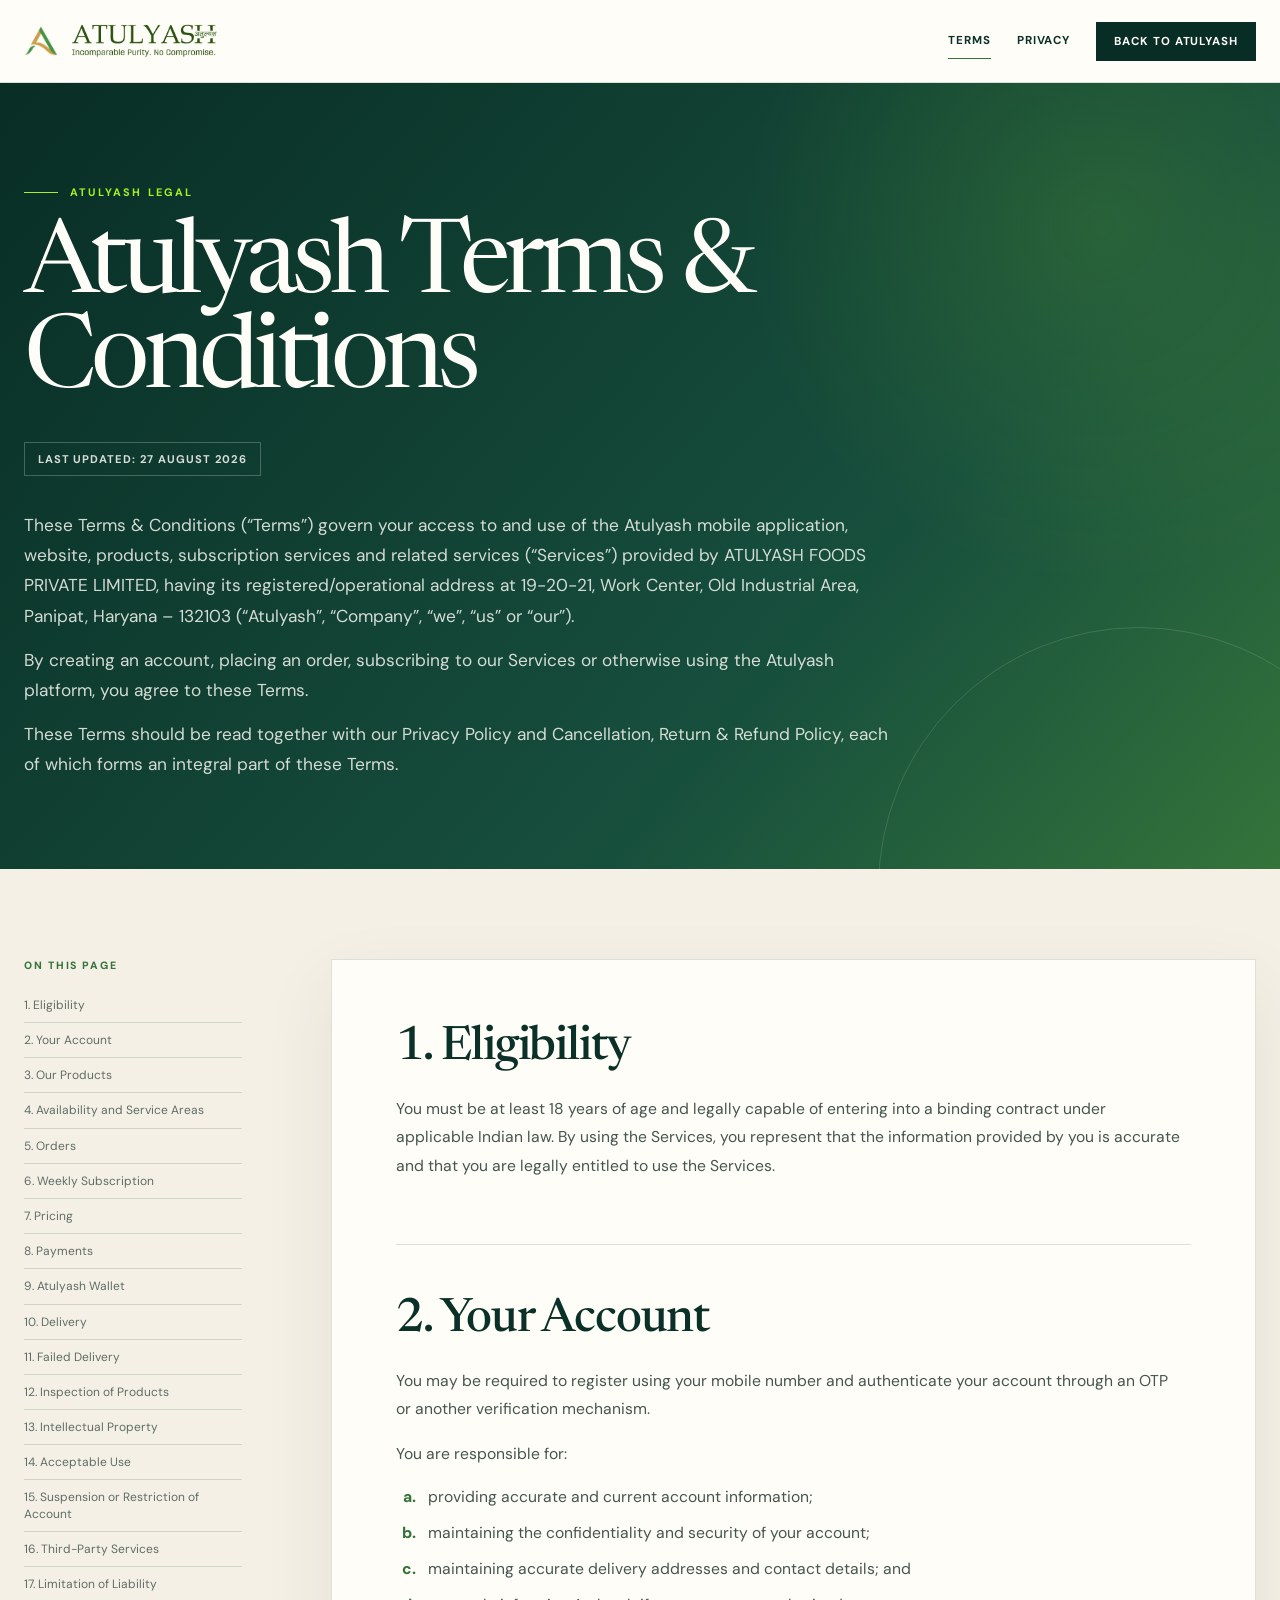
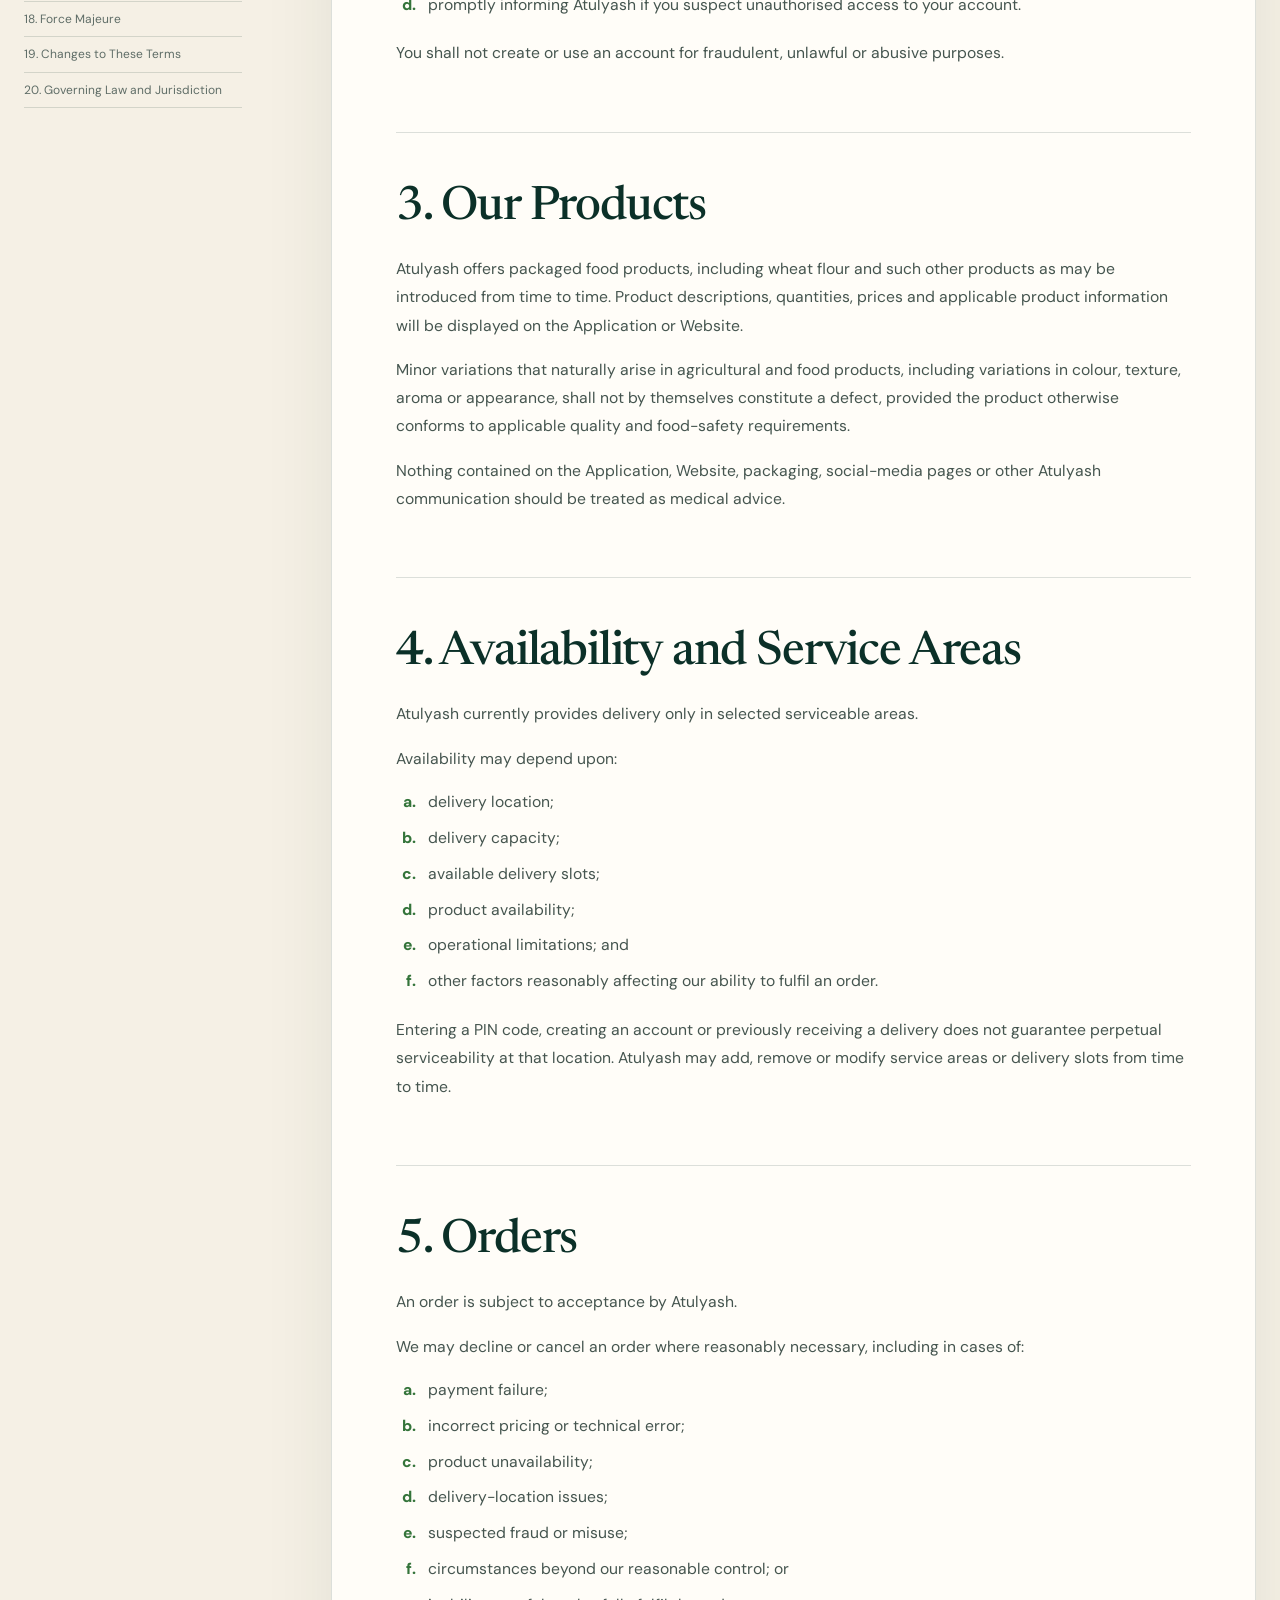
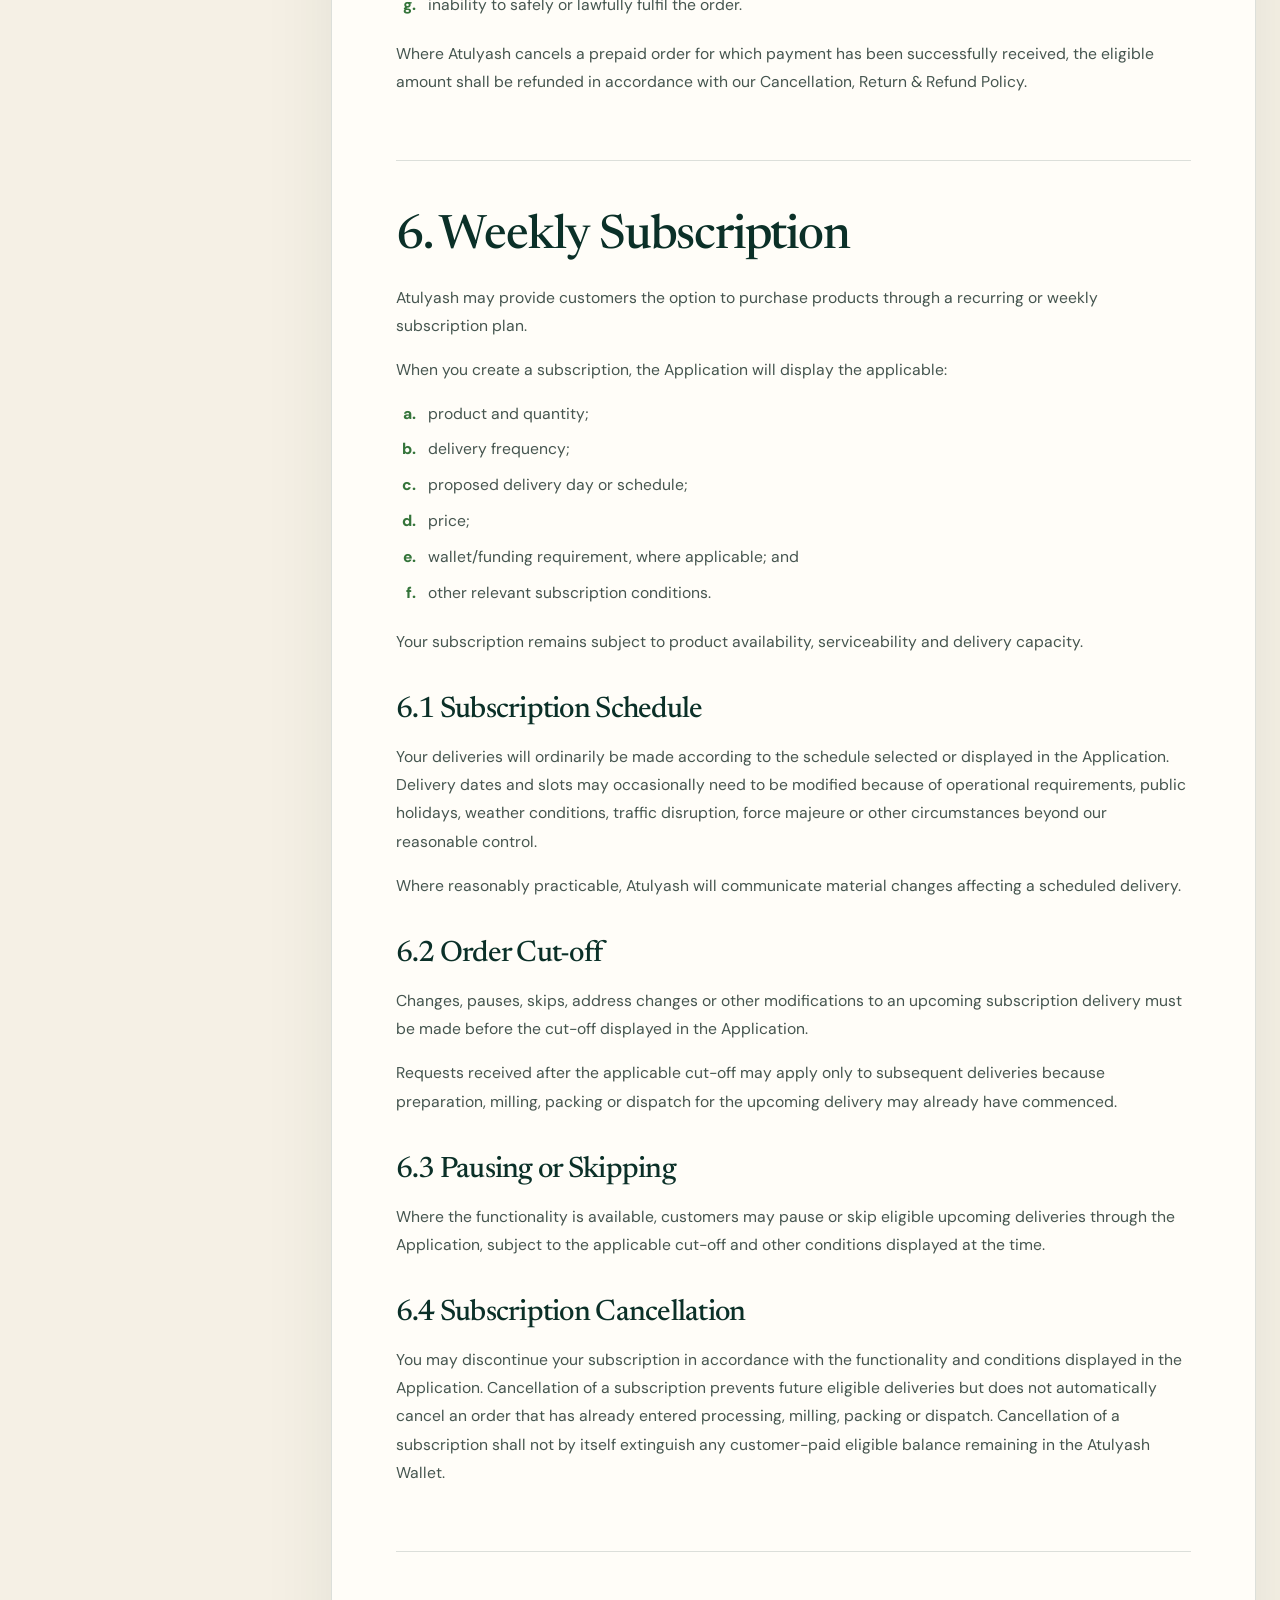
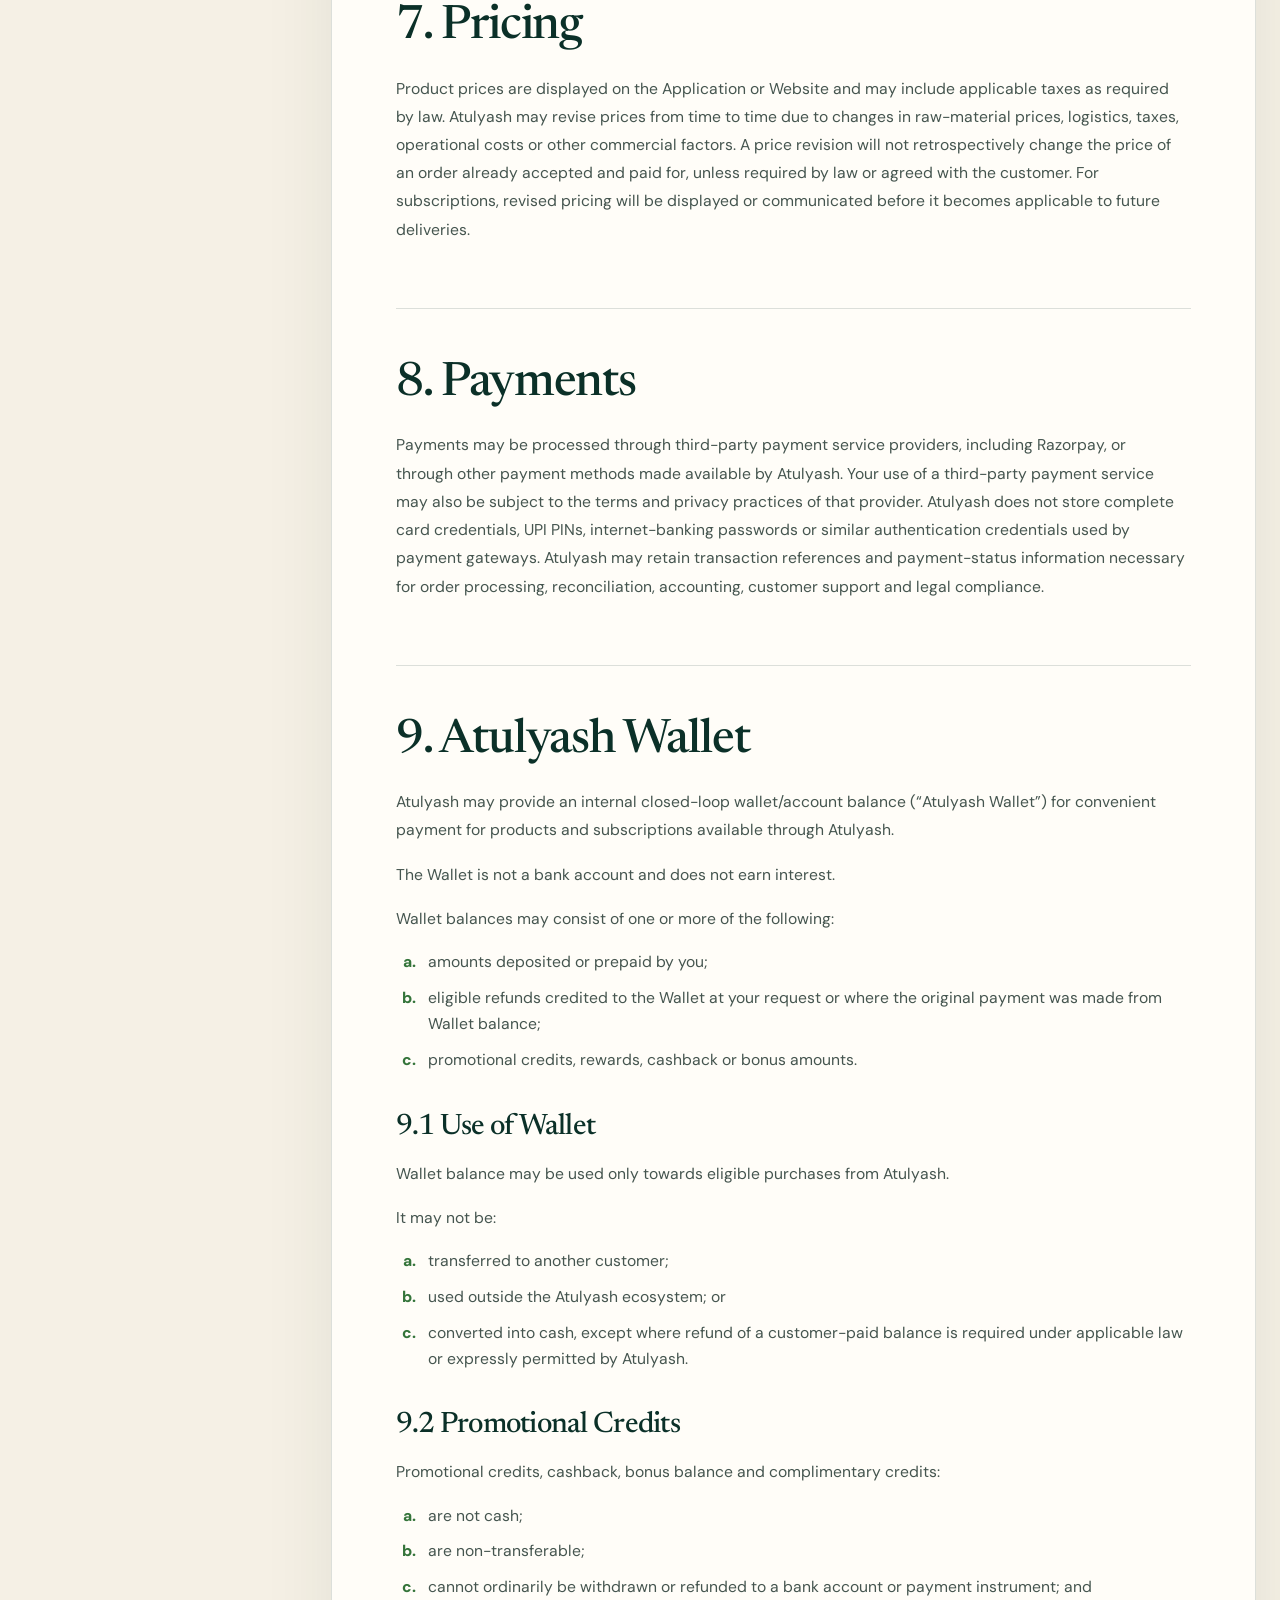
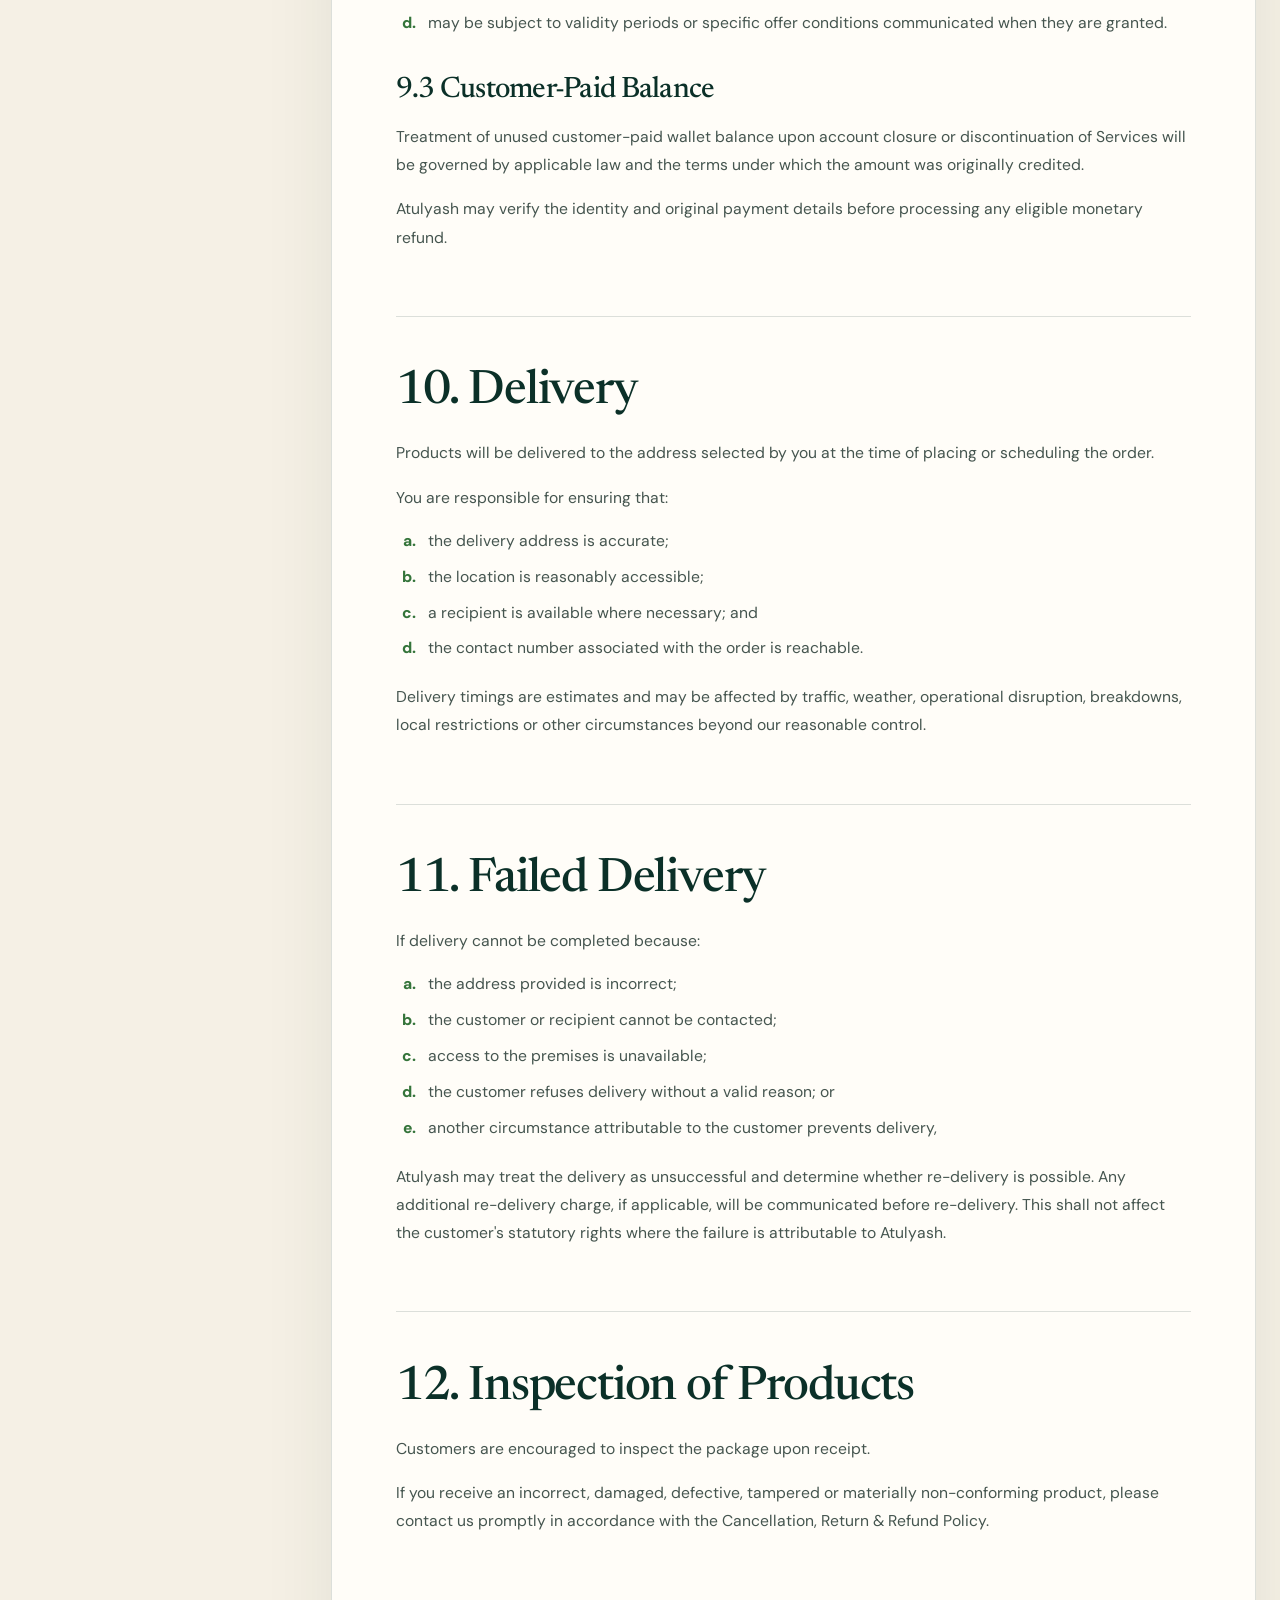
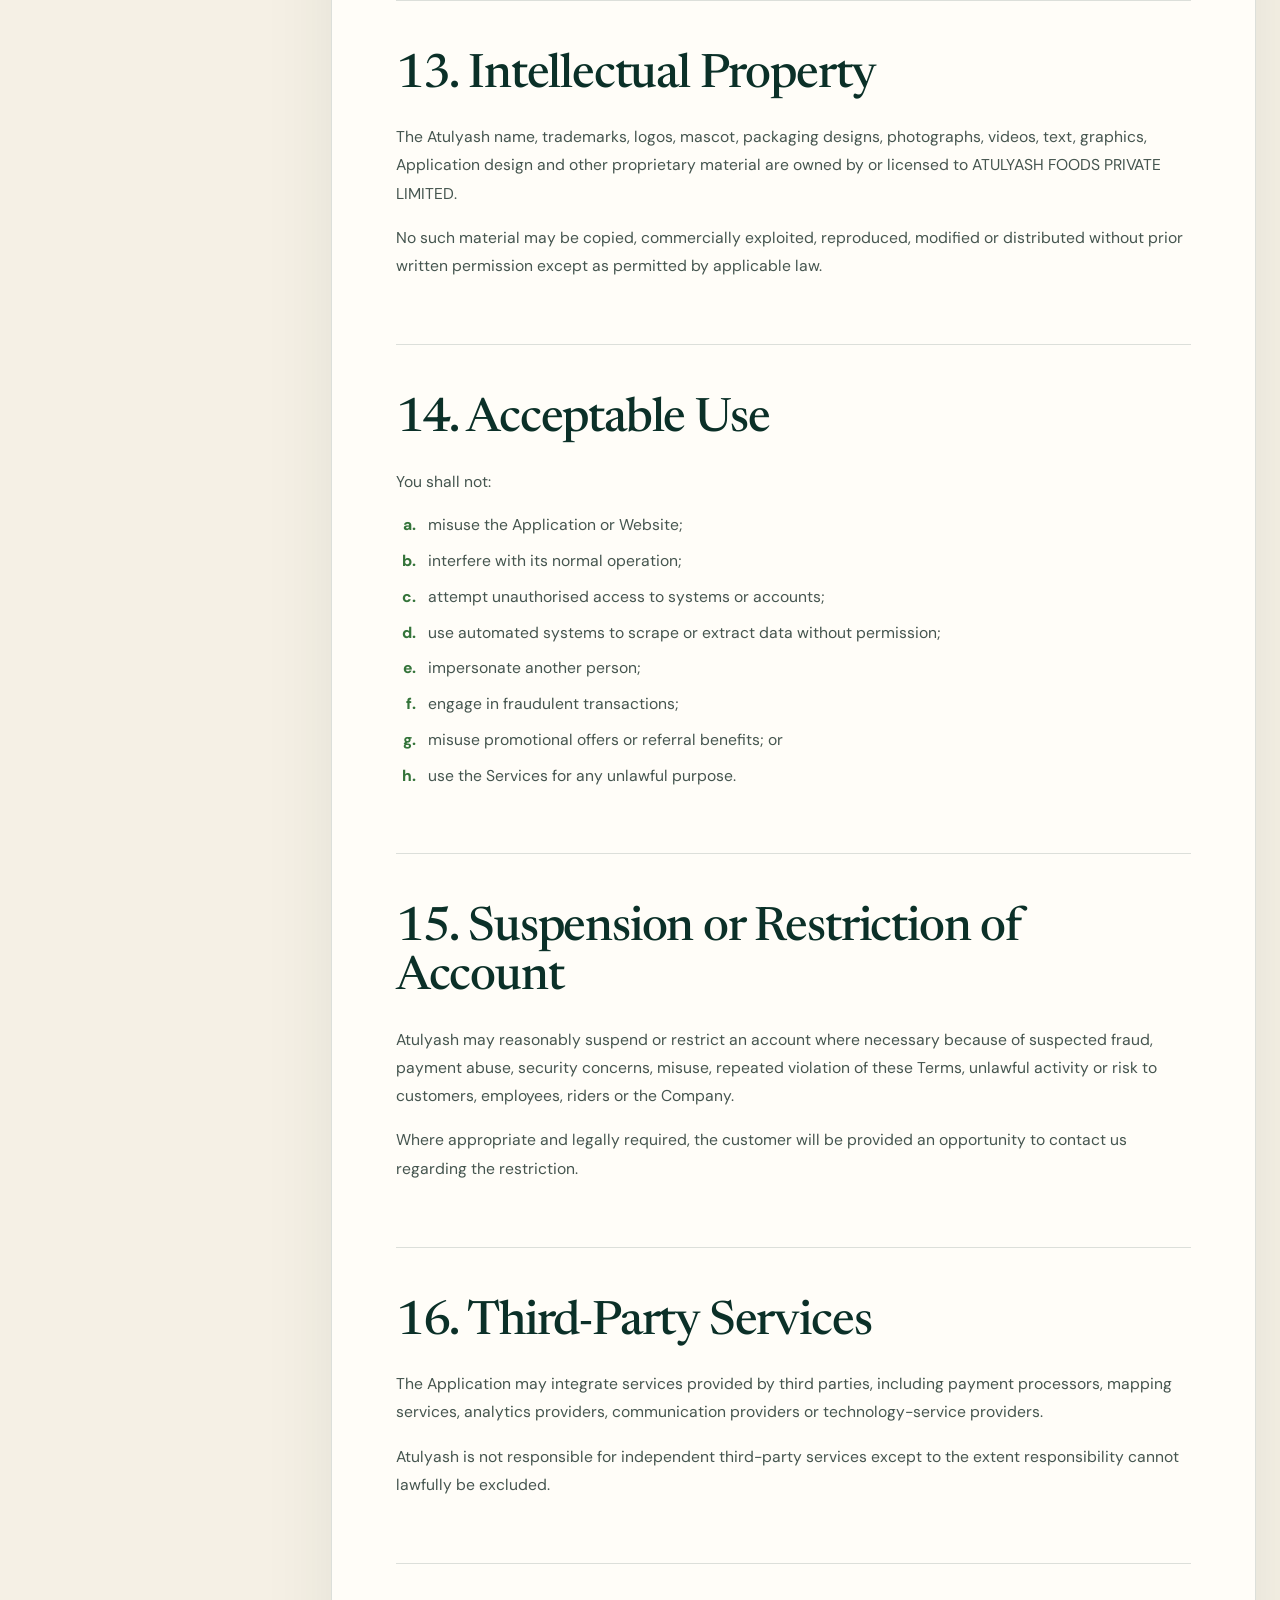
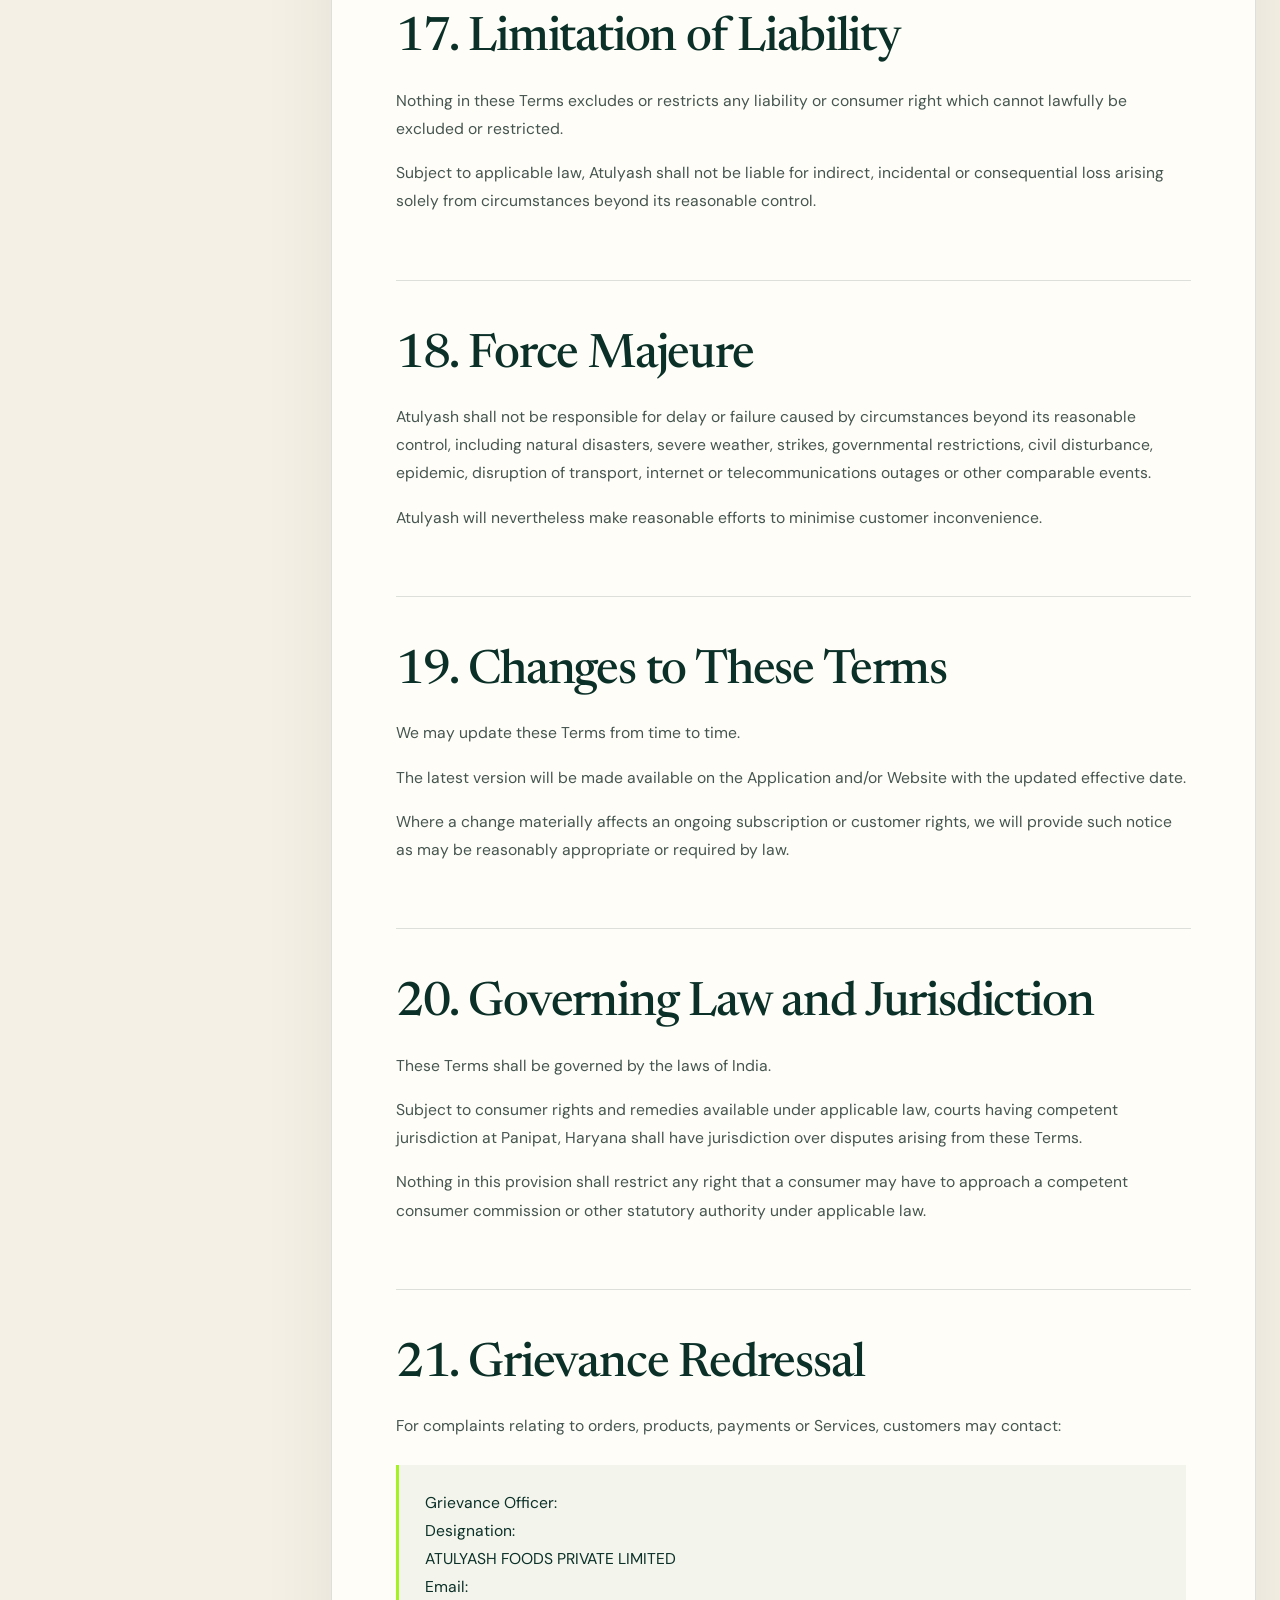
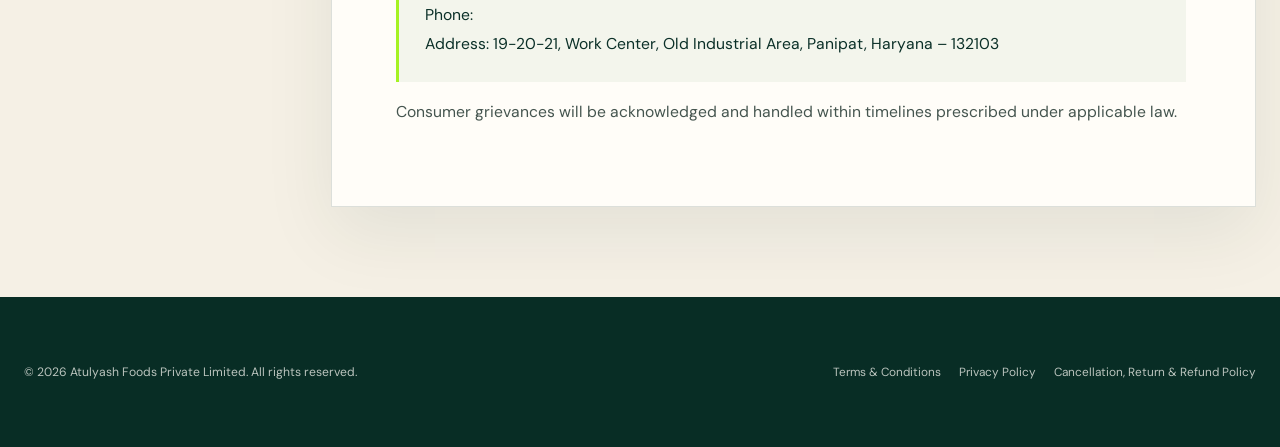
<file: legal/terms.html>
<!doctype html>
<html lang="en">
<head>
  <!-- Google Tag Manager -->
  <script>(function(w,d,s,l,i){w[l]=w[l]||[];w[l].push({'gtm.start':new Date().getTime(),event:'gtm.js'});var f=d.getElementsByTagName(s)[0],j=d.createElement(s),dl=l!='dataLayer'?'&l='+l:'';j.async=true;j.src='https://www.googletagmanager.com/gtm.js?id='+i+dl;f.parentNode.insertBefore(j,f);})(window,document,'script','dataLayer','GTM-K2S575QK');</script>
  <!-- End Google Tag Manager -->
  <meta charset="utf-8">
  <meta name="viewport" content="width=device-width, initial-scale=1">
  <meta name="description" content="Read the complete Atulyash Terms &amp; Conditions covering accounts, orders, weekly subscriptions, payments, wallet use, delivery and customer rights.">
  <meta name="theme-color" content="#082d25">
  <title>Atulyash Terms &amp; Conditions | Atulyash</title>
  <link rel="icon" href="../images/brand-mark.webp" type="image/webp">
  <link rel="preconnect" href="https://fonts.googleapis.com">
  <link rel="preconnect" href="https://fonts.gstatic.com" crossorigin>
  <link href="https://fonts.googleapis.com/css2?family=DM+Sans:wght@400;500;600;700&amp;family=Newsreader:opsz,wght@6..72,400;6..72,500;6..72,600&amp;display=swap" rel="stylesheet">
  <link rel="stylesheet" href="legal-page.css?v=20260910-2">
</head>
<body>
  <!-- Google Tag Manager (noscript) -->
  <noscript><iframe src="https://www.googletagmanager.com/ns.html?id=GTM-K2S575QK" height="0" width="0" style="display:none;visibility:hidden"></iframe></noscript>
  <!-- End Google Tag Manager (noscript) -->
  <a class="legal-skip-link" href="#legal-content">Skip to policy</a>

  <header class="legal-header">
    <div class="legal-header-inner">
      <a class="legal-brand" href="../index.html" aria-label="Atulyash home">
        <img class="legal-brand-mark" src="../images/brand-mark.webp" width="630" height="550" alt="">
        <img class="legal-brand-wordmark" src="../images/brand-wordmark.webp" width="900" height="220" alt="Atulyash — Incomparable Purity. No Compromise.">
      </a>
      <nav class="legal-header-nav" aria-label="Legal navigation">
        <a href="terms.html" aria-current="page">Terms</a>
        <a href="privacy.html">Privacy</a>
        <a class="legal-home-link" href="../index.html">Back to Atulyash</a>
      </nav>
    </div>
  </header>

  <main id="legal-content">
    <section class="legal-hero" aria-labelledby="policy-title">
      <div class="legal-hero-inner">
        <p class="legal-eyebrow">Atulyash legal</p>
        <h1 id="policy-title">Atulyash Terms &amp; Conditions</h1>
        <p class="legal-updated">Last Updated: 27 August 2026</p>
        <div class="legal-intro">
        <p>These Terms &amp; Conditions (“Terms”) govern your access to and use of the Atulyash mobile application, website, products, subscription services and related services (“Services”) provided by ATULYASH FOODS PRIVATE LIMITED, having its registered/operational address at 19-20-21, Work Center, Old Industrial Area, Panipat, Haryana – 132103 (“Atulyash”, “Company”, “we”, “us” or “our”).</p>
        <p>By creating an account, placing an order, subscribing to our Services or otherwise using the Atulyash platform, you agree to these Terms.</p>
        <p>These Terms should be read together with our Privacy Policy and Cancellation, Return &amp; Refund Policy, each of which forms an integral part of these Terms.</p>
        </div>
      </div>
    </section>

    <div class="legal-shell">
      <nav class="legal-toc" aria-label="On this page">
        <p class="legal-toc-title">On this page</p>
        <div class="legal-toc-links">
          <a href="#section-1">1. Eligibility</a>
          <a href="#section-2">2. Your Account</a>
          <a href="#section-3">3. Our Products</a>
          <a href="#section-4">4. Availability and Service Areas</a>
          <a href="#section-5">5. Orders</a>
          <a href="#section-6">6. Weekly Subscription</a>
          <a href="#section-7">7. Pricing</a>
          <a href="#section-8">8. Payments</a>
          <a href="#section-9">9. Atulyash Wallet</a>
          <a href="#section-10">10. Delivery</a>
          <a href="#section-11">11. Failed Delivery</a>
          <a href="#section-12">12. Inspection of Products</a>
          <a href="#section-13">13. Intellectual Property</a>
          <a href="#section-14">14. Acceptable Use</a>
          <a href="#section-15">15. Suspension or Restriction of Account</a>
          <a href="#section-16">16. Third-Party Services</a>
          <a href="#section-17">17. Limitation of Liability</a>
          <a href="#section-18">18. Force Majeure</a>
          <a href="#section-19">19. Changes to These Terms</a>
          <a href="#section-20">20. Governing Law and Jurisdiction</a>
          <a href="#section-21">21. Grievance Redressal</a>
        </div>
      </nav>

      <article class="legal-document" aria-label="Complete Terms &amp; Conditions">
        <section class="legal-section" id="section-1">
          <h2>1. Eligibility</h2>
          <p>You must be at least 18 years of age and legally capable of entering into a binding contract under applicable Indian law. By using the Services, you represent that the information provided by you is accurate and that you are legally entitled to use the Services.</p>
        </section>
        <section class="legal-section" id="section-2">
          <h2>2. Your Account</h2>
          <p>You may be required to register using your mobile number and authenticate your account through an OTP or another verification mechanism.</p>
          <p>You are responsible for:</p>
          <ol>
            <li>providing accurate and current account information;</li>
            <li>maintaining the confidentiality and security of your account;</li>
            <li>maintaining accurate delivery addresses and contact details; and</li>
            <li>promptly informing Atulyash if you suspect unauthorised access to your account.</li>
          </ol>
          <p>You shall not create or use an account for fraudulent, unlawful or abusive purposes.</p>
        </section>
        <section class="legal-section" id="section-3">
          <h2>3. Our Products</h2>
          <p>Atulyash offers packaged food products, including wheat flour and such other products as may be introduced from time to time. Product descriptions, quantities, prices and applicable product information will be displayed on the Application or Website.</p>
          <p>Minor variations that naturally arise in agricultural and food products, including variations in colour, texture, aroma or appearance, shall not by themselves constitute a defect, provided the product otherwise conforms to applicable quality and food-safety requirements.</p>
          <p>Nothing contained on the Application, Website, packaging, social-media pages or other Atulyash communication should be treated as medical advice.</p>
        </section>
        <section class="legal-section" id="section-4">
          <h2>4. Availability and Service Areas</h2>
          <p>Atulyash currently provides delivery only in selected serviceable areas.</p>
          <p>Availability may depend upon:</p>
          <ol>
            <li>delivery location;</li>
            <li>delivery capacity;</li>
            <li>available delivery slots;</li>
            <li>product availability;</li>
            <li>operational limitations; and</li>
            <li>other factors reasonably affecting our ability to fulfil an order.</li>
          </ol>
          <p>Entering a PIN code, creating an account or previously receiving a delivery does not guarantee perpetual serviceability at that location. Atulyash may add, remove or modify service areas or delivery slots from time to time.</p>
        </section>
        <section class="legal-section" id="section-5">
          <h2>5. Orders</h2>
          <p>An order is subject to acceptance by Atulyash.</p>
          <p>We may decline or cancel an order where reasonably necessary, including in cases of:</p>
          <ol>
            <li>payment failure;</li>
            <li>incorrect pricing or technical error;</li>
            <li>product unavailability;</li>
            <li>delivery-location issues;</li>
            <li>suspected fraud or misuse;</li>
            <li>circumstances beyond our reasonable control; or</li>
            <li>inability to safely or lawfully fulfil the order.</li>
          </ol>
          <p>Where Atulyash cancels a prepaid order for which payment has been successfully received, the eligible amount shall be refunded in accordance with our Cancellation, Return &amp; Refund Policy.</p>
        </section>
        <section class="legal-section" id="section-6">
          <h2>6. Weekly Subscription</h2>
          <p>Atulyash may provide customers the option to purchase products through a recurring or weekly subscription plan.</p>
          <p>When you create a subscription, the Application will display the applicable:</p>
          <ol>
            <li>product and quantity;</li>
            <li>delivery frequency;</li>
            <li>proposed delivery day or schedule;</li>
            <li>price;</li>
            <li>wallet/funding requirement, where applicable; and</li>
            <li>other relevant subscription conditions.</li>
          </ol>
          <p>Your subscription remains subject to product availability, serviceability and delivery capacity.</p>
          <h3 id="section-6-1">6.1 Subscription Schedule</h3>
          <p>Your deliveries will ordinarily be made according to the schedule selected or displayed in the Application. Delivery dates and slots may occasionally need to be modified because of operational requirements, public holidays, weather conditions, traffic disruption, force majeure or other circumstances beyond our reasonable control.</p>
          <p>Where reasonably practicable, Atulyash will communicate material changes affecting a scheduled delivery.</p>
          <h3 id="section-6-2">6.2 Order Cut-off</h3>
          <p>Changes, pauses, skips, address changes or other modifications to an upcoming subscription delivery must be made before the cut-off displayed in the Application.</p>
          <p>Requests received after the applicable cut-off may apply only to subsequent deliveries because preparation, milling, packing or dispatch for the upcoming delivery may already have commenced.</p>
          <h3 id="section-6-3">6.3 Pausing or Skipping</h3>
          <p>Where the functionality is available, customers may pause or skip eligible upcoming deliveries through the Application, subject to the applicable cut-off and other conditions displayed at the time.</p>
          <h3 id="section-6-4">6.4 Subscription Cancellation</h3>
          <p>You may discontinue your subscription in accordance with the functionality and conditions displayed in the Application. Cancellation of a subscription prevents future eligible deliveries but does not automatically cancel an order that has already entered processing, milling, packing or dispatch. Cancellation of a subscription shall not by itself extinguish any customer-paid eligible balance remaining in the Atulyash Wallet.</p>
        </section>
        <section class="legal-section" id="section-7">
          <h2>7. Pricing</h2>
          <p>Product prices are displayed on the Application or Website and may include applicable taxes as required by law. Atulyash may revise prices from time to time due to changes in raw-material prices, logistics, taxes, operational costs or other commercial factors. A price revision will not retrospectively change the price of an order already accepted and paid for, unless required by law or agreed with the customer. For subscriptions, revised pricing will be displayed or communicated before it becomes applicable to future deliveries.</p>
        </section>
        <section class="legal-section" id="section-8">
          <h2>8. Payments</h2>
          <p>Payments may be processed through third-party payment service providers, including Razorpay, or through other payment methods made available by Atulyash. Your use of a third-party payment service may also be subject to the terms and privacy practices of that provider. Atulyash does not store complete card credentials, UPI PINs, internet-banking passwords or similar authentication credentials used by payment gateways. Atulyash may retain transaction references and payment-status information necessary for order processing, reconciliation, accounting, customer support and legal compliance.</p>
        </section>
        <section class="legal-section" id="section-9">
          <h2>9. Atulyash Wallet</h2>
          <p>Atulyash may provide an internal closed-loop wallet/account balance (“Atulyash Wallet”) for convenient payment for products and subscriptions available through Atulyash.</p>
          <p>The Wallet is not a bank account and does not earn interest.</p>
          <p>Wallet balances may consist of one or more of the following:</p>
          <ol>
            <li>amounts deposited or prepaid by you;</li>
            <li>eligible refunds credited to the Wallet at your request or where the original payment was made from Wallet balance;</li>
            <li>promotional credits, rewards, cashback or bonus amounts.</li>
          </ol>
          <h3 id="section-9-1">9.1 Use of Wallet</h3>
          <p>Wallet balance may be used only towards eligible purchases from Atulyash.</p>
          <p>It may not be:</p>
          <ol>
            <li>transferred to another customer;</li>
            <li>used outside the Atulyash ecosystem; or</li>
            <li>converted into cash, except where refund of a customer-paid balance is required under applicable law or expressly permitted by Atulyash.</li>
          </ol>
          <h3 id="section-9-2">9.2 Promotional Credits</h3>
          <p>Promotional credits, cashback, bonus balance and complimentary credits:</p>
          <ol>
            <li>are not cash;</li>
            <li>are non-transferable;</li>
            <li>cannot ordinarily be withdrawn or refunded to a bank account or payment instrument; and</li>
            <li>may be subject to validity periods or specific offer conditions communicated when they are granted.</li>
          </ol>
          <h3 id="section-9-3">9.3 Customer-Paid Balance</h3>
          <p>Treatment of unused customer-paid wallet balance upon account closure or discontinuation of Services will be governed by applicable law and the terms under which the amount was originally credited.</p>
          <p>Atulyash may verify the identity and original payment details before processing any eligible monetary refund.</p>
        </section>
        <section class="legal-section" id="section-10">
          <h2>10. Delivery</h2>
          <p>Products will be delivered to the address selected by you at the time of placing or scheduling the order.</p>
          <p>You are responsible for ensuring that:</p>
          <ol>
            <li>the delivery address is accurate;</li>
            <li>the location is reasonably accessible;</li>
            <li>a recipient is available where necessary; and</li>
            <li>the contact number associated with the order is reachable.</li>
          </ol>
          <p>Delivery timings are estimates and may be affected by traffic, weather, operational disruption, breakdowns, local restrictions or other circumstances beyond our reasonable control.</p>
        </section>
        <section class="legal-section" id="section-11">
          <h2>11. Failed Delivery</h2>
          <p>If delivery cannot be completed because:</p>
          <ol>
            <li>the address provided is incorrect;</li>
            <li>the customer or recipient cannot be contacted;</li>
            <li>access to the premises is unavailable;</li>
            <li>the customer refuses delivery without a valid reason; or</li>
            <li>another circumstance attributable to the customer prevents delivery,</li>
          </ol>
          <p>Atulyash may treat the delivery as unsuccessful and determine whether re-delivery is possible. Any additional re-delivery charge, if applicable, will be communicated before re-delivery. This shall not affect the customer&#x27;s statutory rights where the failure is attributable to Atulyash.</p>
        </section>
        <section class="legal-section" id="section-12">
          <h2>12. Inspection of Products</h2>
          <p>Customers are encouraged to inspect the package upon receipt.</p>
          <p>If you receive an incorrect, damaged, defective, tampered or materially non-conforming product, please contact us promptly in accordance with the Cancellation, Return &amp; Refund Policy.</p>
        </section>
        <section class="legal-section" id="section-13">
          <h2>13. Intellectual Property</h2>
          <p>The Atulyash name, trademarks, logos, mascot, packaging designs, photographs, videos, text, graphics, Application design and other proprietary material are owned by or licensed to ATULYASH FOODS PRIVATE LIMITED.</p>
          <p>No such material may be copied, commercially exploited, reproduced, modified or distributed without prior written permission except as permitted by applicable law.</p>
        </section>
        <section class="legal-section" id="section-14">
          <h2>14. Acceptable Use</h2>
          <p>You shall not:</p>
          <ol>
            <li>misuse the Application or Website;</li>
            <li>interfere with its normal operation;</li>
            <li>attempt unauthorised access to systems or accounts;</li>
            <li>use automated systems to scrape or extract data without permission;</li>
            <li>impersonate another person;</li>
            <li>engage in fraudulent transactions;</li>
            <li>misuse promotional offers or referral benefits; or</li>
            <li>use the Services for any unlawful purpose.</li>
          </ol>
        </section>
        <section class="legal-section" id="section-15">
          <h2>15. Suspension or Restriction of Account</h2>
          <p>Atulyash may reasonably suspend or restrict an account where necessary because of suspected fraud, payment abuse, security concerns, misuse, repeated violation of these Terms, unlawful activity or risk to customers, employees, riders or the Company.</p>
          <p>Where appropriate and legally required, the customer will be provided an opportunity to contact us regarding the restriction.</p>
        </section>
        <section class="legal-section" id="section-16">
          <h2>16. Third-Party Services</h2>
          <p>The Application may integrate services provided by third parties, including payment processors, mapping services, analytics providers, communication providers or technology-service providers.</p>
          <p>Atulyash is not responsible for independent third-party services except to the extent responsibility cannot lawfully be excluded.</p>
        </section>
        <section class="legal-section" id="section-17">
          <h2>17. Limitation of Liability</h2>
          <p>Nothing in these Terms excludes or restricts any liability or consumer right which cannot lawfully be excluded or restricted.</p>
          <p>Subject to applicable law, Atulyash shall not be liable for indirect, incidental or consequential loss arising solely from circumstances beyond its reasonable control.</p>
        </section>
        <section class="legal-section" id="section-18">
          <h2>18. Force Majeure</h2>
          <p>Atulyash shall not be responsible for delay or failure caused by circumstances beyond its reasonable control, including natural disasters, severe weather, strikes, governmental restrictions, civil disturbance, epidemic, disruption of transport, internet or telecommunications outages or other comparable events.</p>
          <p>Atulyash will nevertheless make reasonable efforts to minimise customer inconvenience.</p>
        </section>
        <section class="legal-section" id="section-19">
          <h2>19. Changes to These Terms</h2>
          <p>We may update these Terms from time to time.</p>
          <p>The latest version will be made available on the Application and/or Website with the updated effective date.</p>
          <p>Where a change materially affects an ongoing subscription or customer rights, we will provide such notice as may be reasonably appropriate or required by law.</p>
        </section>
        <section class="legal-section" id="section-20">
          <h2>20. Governing Law and Jurisdiction</h2>
          <p>These Terms shall be governed by the laws of India.</p>
          <p>Subject to consumer rights and remedies available under applicable law, courts having competent jurisdiction at Panipat, Haryana shall have jurisdiction over disputes arising from these Terms.</p>
          <p>Nothing in this provision shall restrict any right that a consumer may have to approach a competent consumer commission or other statutory authority under applicable law.</p>
        </section>
        <section class="legal-section" id="section-21">
          <h2>21. Grievance Redressal</h2>
          <p>For complaints relating to orders, products, payments or Services, customers may contact:</p>
          <p class="legal-contact-block">Grievance Officer:
Designation:
ATULYASH FOODS PRIVATE LIMITED
Email:
Phone:
Address: 19-20-21, Work Center, Old Industrial Area, Panipat, Haryana – 132103</p>
          <p>Consumer grievances will be acknowledged and handled within timelines prescribed under applicable law.</p>
        </section>
      </article>
    </div>
  </main>

  <footer class="legal-footer">
    <div class="legal-footer-inner">
      <p>© 2026 Atulyash Foods Private Limited. All rights reserved.</p>
      <nav class="legal-footer-links" aria-label="Policy links">
        <a href="terms.html" aria-current="page">Terms &amp; Conditions</a>
        <a href="privacy.html">Privacy Policy</a>
        <a href="atulyash-cancellation-return-refund-policy-27-aug.docx" target="_blank" rel="noopener">Cancellation, Return &amp; Refund Policy</a>
      </nav>
    </div>
  </footer>
</body>
</html>
</file>
<file: styles.css>
:root {
  --brand-green: #3B7B3B;
  --forest-950: #0b2721;
  --forest-900: #11372e;
  --forest-800: #194b3e;
  --forest-700: #286454;
  --cream-50: #fffdf8;
  --cream-100: #f7f1e6;
  --cream-200: #ede2cf;
  --wheat-200: #eedba9;
  --wheat-300: #dec58f;
  --wheat-400: #cba65d;
  --rust-500: #b84f31;
  --rust-600: #953b24;
  --ink: #18231f;
  --muted: #626c66;
  --line: rgba(17, 55, 46, 0.17);
  --white-line: rgba(255, 253, 248, 0.18);
  --shadow: 0 24px 70px rgba(16, 43, 35, 0.14);
  --serif: "Newsreader", Georgia, serif;
  --sans: "DM Sans", system-ui, sans-serif;
  --container: 1240px;
  --announcement-height: 34px;
  --header-height: 82px;
}

*,
*::before,
*::after {
  box-sizing: border-box;
}

html {
  scroll-behavior: smooth;
}

body {
  margin: 0;
  color: var(--ink);
  background: var(--cream-50);
  font-family: var(--sans);
  font-size: 16px;
  line-height: 1.65;
  -webkit-font-smoothing: antialiased;
  overflow-x: hidden;
}

body.menu-open {
  overflow: hidden;
}

img,
video {
  display: block;
  max-width: 100%;
}

button,
input {
  font: inherit;
}

a {
  color: inherit;
}

h1,
h2,
h3,
p {
  margin-top: 0;
}

h1,
h2,
h3 {
  color: var(--forest-950);
  font-family: var(--serif);
  font-weight: 500;
  line-height: 0.98;
  letter-spacing: -0.035em;
}

h2 {
  font-size: clamp(3rem, 6vw, 5.8rem);
}

h3 {
  font-size: clamp(1.5rem, 2.5vw, 2.2rem);
}

::selection {
  color: var(--cream-50);
  background: var(--rust-500);
}

:focus-visible {
  outline: 3px solid var(--wheat-400);
  outline-offset: 4px;
}

.sr-only {
  position: absolute;
  width: 1px;
  height: 1px;
  padding: 0;
  margin: -1px;
  overflow: hidden;
  clip: rect(0, 0, 0, 0);
  white-space: nowrap;
  border: 0;
}

.skip-link {
  position: fixed;
  z-index: 9999;
  top: 12px;
  left: 12px;
  padding: 12px 18px;
  color: var(--cream-50);
  background: var(--forest-950);
  border-radius: 2px;
  transform: translateY(-160%);
  transition: transform 180ms ease;
}

.skip-link:focus {
  transform: translateY(0);
}

.container {
  width: min(calc(100% - 48px), var(--container));
  margin-inline: auto;
}

.section {
  position: relative;
  padding: clamp(88px, 11vw, 160px) 0;
}

.section-index {
  color: var(--rust-500);
  font-size: 0.72rem;
  font-weight: 700;
  letter-spacing: 0.15em;
  text-transform: uppercase;
}

.eyebrow {
  display: flex;
  align-items: center;
  gap: 12px;
  margin-bottom: 26px;
  color: var(--forest-700);
  font-size: 0.73rem;
  font-weight: 700;
  letter-spacing: 0.18em;
  text-transform: uppercase;
}

.eyebrow span {
  width: 34px;
  height: 1px;
  background: currentColor;
}

.eyebrow-light {
  color: var(--wheat-300);
}

.button {
  display: inline-flex;
  min-height: 54px;
  align-items: center;
  justify-content: center;
  gap: 20px;
  padding: 15px 25px;
  border: 1px solid transparent;
  border-radius: 2px;
  font-size: 0.84rem;
  font-weight: 700;
  letter-spacing: 0.05em;
  text-decoration: none;
  text-transform: uppercase;
  transition: color 180ms ease, background 180ms ease, border-color 180ms ease, transform 180ms ease;
}

.button:hover {
  transform: translateY(-2px);
}

.button-primary {
  color: var(--cream-50);
  background: var(--rust-500);
}

.button-primary:hover {
  background: var(--rust-600);
}

.button-dark {
  color: var(--cream-50);
  background: var(--forest-950);
}

.button-dark:hover {
  background: var(--forest-800);
}

.button-block {
  width: 100%;
}

.text-action {
  display: inline-flex;
  min-height: 44px;
  align-items: center;
  gap: 18px;
  padding: 0;
  color: var(--cream-50);
  background: transparent;
  border: 0;
  border-bottom: 1px solid rgba(255, 253, 248, 0.48);
  cursor: pointer;
  font: inherit;
  -webkit-appearance: none;
  appearance: none;
  font-size: 0.9rem;
  font-weight: 600;
  text-decoration: none;
  transition: gap 180ms ease, color 180ms ease;
}

.text-action:hover {
  gap: 25px;
  color: var(--wheat-300);
}

.text-action-dark {
  color: var(--forest-900);
  border-bottom-color: var(--forest-900);
}

.text-action-dark:hover {
  color: var(--rust-500);
}

.text-action:disabled,
.text-action[aria-disabled="true"] {
  cursor: not-allowed;
  opacity: 0.72;
}

.text-action:disabled:hover,
.text-action[aria-disabled="true"]:hover {
  gap: 18px;
  color: inherit;
}

.text-action.is-paused [aria-hidden="true"] {
  display: none;
}

.announcement {
  position: relative;
  z-index: 101;
  color: var(--cream-100);
  background: var(--forest-950);
  font-size: 0.74rem;
  letter-spacing: 0.04em;
}

.announcement-inner {
  min-height: 34px;
  display: flex;
  align-items: center;
  justify-content: center;
  gap: 10px;
}

.announcement-inner p {
  margin: 0;
}

.announcement-mark {
  width: 6px;
  height: 6px;
  background: var(--wheat-400);
  border-radius: 50%;
}

.announcement a {
  margin-left: 8px;
  color: var(--wheat-300);
  text-underline-offset: 3px;
}

.site-header {
  position: sticky;
  z-index: 100;
  top: 0;
  color: var(--forest-950);
  background: rgba(255, 253, 248, 0.95);
  border-bottom: 1px solid var(--line);
  backdrop-filter: blur(14px);
  transition: background 180ms ease, box-shadow 180ms ease;
}

.site-header.is-scrolled {
  background: rgba(255, 253, 248, 0.985);
  box-shadow: 0 12px 34px rgba(11, 39, 33, 0.09);
}

.header-inner {
  width: min(calc(100% - 48px), 1440px);
  min-height: var(--header-height);
  display: grid;
  grid-template-columns: 180px 1fr auto;
  align-items: center;
  gap: 36px;
}

.brand {
  display: inline-flex;
  width: 180px;
  align-items: center;
  gap: 5px;
  text-decoration: none;
}

.brand img {
  height: auto;
  object-fit: contain;
}

.brand .brand-mark {
  width: 22%;
}

.brand .brand-wordmark {
  width: 75%;
}

.primary-nav {
  display: flex;
  grid-column: 2;
  grid-row: 1;
  align-items: center;
  justify-content: center;
  gap: clamp(20px, 3vw, 42px);
}

.primary-nav a {
  position: relative;
  padding: 11px 0;
  color: var(--forest-900);
  font-size: 0.78rem;
  font-weight: 600;
  text-decoration: none;
}

.primary-nav a::after {
  content: "";
  position: absolute;
  right: 0;
  bottom: 7px;
  left: 0;
  height: 1px;
  background: var(--rust-500);
  transform: scaleX(0);
  transform-origin: right;
  transition: transform 180ms ease;
}

.primary-nav a:hover::after,
.primary-nav a:focus-visible::after {
  transform: scaleX(1);
  transform-origin: left;
}

.header-cta {
  display: inline-flex;
  grid-column: 3;
  grid-row: 1;
  min-height: 44px;
  align-items: center;
  gap: 14px;
  padding: 11px 18px;
  color: var(--cream-50);
  background: var(--forest-900);
  font-size: 0.74rem;
  font-weight: 700;
  letter-spacing: 0.05em;
  text-decoration: none;
  text-transform: uppercase;
  transition: color 180ms ease, background 180ms ease, transform 180ms ease;
}

.header-cta:hover {
  color: var(--cream-50);
  background: var(--rust-500);
  transform: translateY(-1px);
}

.menu-toggle {
  display: none;
}

[id] {
  scroll-margin-top: calc(var(--header-height) + 24px);
}

.hero {
  position: relative;
  min-height: clamp(660px, calc(100svh - var(--announcement-height) - var(--header-height)), 860px);
  display: flex;
  overflow: hidden;
  align-items: center;
  color: var(--cream-50);
  background:
    radial-gradient(circle at 76% 42%, rgba(203, 166, 93, 0.12), transparent 32%),
    linear-gradient(118deg, #3B7B3B 0%, var(--brand-green) 58%, #3B7B3B 100%);
}

.hero::before {
  content: "";
  position: absolute;
  inset: 0;
  pointer-events: none;
  opacity: 0.18;
  background-image: radial-gradient(rgba(255, 255, 255, 0.16) 0.7px, transparent 0.7px);
  background-size: 9px 9px;
  mix-blend-mode: soft-light;
}

.hero-layout {
  position: relative;
  z-index: 1;
  width: min(calc(100% - 48px), 1440px);
  display: grid;
  grid-template-columns: minmax(0, 1.08fr) minmax(470px, 0.92fr);
  align-items: center;
  gap: clamp(42px, 5.4vw, 84px);
  padding-top: 42px;
  padding-bottom: 22px;
}

.hero-copy {
  position: relative;
  z-index: 4;
  max-width: 740px;
}

.hero h1 {
  max-width: 740px;
  margin: 0 0 28px;
  color: var(--cream-50);
  font-size: clamp(4.35rem, 5.4vw, 5.35rem);
  line-height: 0.88;
  letter-spacing: -0.05em;
  text-wrap: balance;
}

.hero h1 span,
.hero h1 em {
  display: block;
}

.hero h1 em {
  color: var(--wheat-300);
  font-weight: 400;
}

.hero-lead {
  max-width: 590px;
  margin-bottom: 34px;
  color: rgba(255, 253, 248, 0.9);
  font-size: clamp(1rem, 1.35vw, 1.15rem);
}

.hero-actions {
  display: flex;
  flex-wrap: wrap;
  align-items: center;
  gap: 24px;
}

.hero-copy > .eyebrow,
.hero-copy > h1,
.hero-copy > .hero-lead,
.hero-copy > .hero-actions {
  animation: hero-copy-arrive 720ms cubic-bezier(0.2, 0.75, 0.25, 1) both;
}

.hero-copy > h1 {
  animation-delay: 70ms;
}

.hero-copy > .hero-lead {
  animation-delay: 130ms;
}

.hero-copy > .hero-actions {
  animation-delay: 190ms;
}

.hero .button-primary {
  color: var(--forest-950);
  background: var(--cream-100);
  border-color: rgba(255, 253, 248, 0.72);
}

.hero .button-primary:hover {
  background: var(--wheat-300);
}

.hero-visual {
  position: relative;
  align-self: center;
  height: clamp(550px, calc(100svh - var(--announcement-height) - var(--header-height) - 54px), 680px);
  isolation: isolate;
}

.hero-backdrop {
  position: absolute;
  z-index: 0;
  top: 0;
  right: 0;
  bottom: 0;
  left: 18%;
  overflow: hidden;
  background-image:
    linear-gradient(180deg, rgba(11, 39, 33, 0.06), rgba(11, 39, 33, 0.38)),
    url("images/natural-stone-hero.webp");
  background-position: 51% center;
  background-size: cover;
  border-radius: 240px 240px 4px 4px;
  box-shadow: 0 34px 90px rgba(0, 0, 0, 0.32);
  animation: hero-window-arrive 900ms 90ms cubic-bezier(0.2, 0.75, 0.25, 1) both;
}

.hero-backdrop::after {
  content: "";
  position: absolute;
  inset: 0;
  border: 1px solid rgba(222, 197, 143, 0.28);
  border-radius: inherit;
  box-shadow: inset 0 0 80px rgba(7, 31, 25, 0.2);
}

.hero-arch-outline {
  position: absolute;
  z-index: -1;
  top: -14px;
  right: 18px;
  bottom: 18px;
  left: calc(18% - 14px);
  border: 1px solid rgba(222, 197, 143, 0.36);
  border-radius: 250px 250px 4px 4px;
}

.hero-product {
  position: absolute;
  z-index: 3;
  bottom: -36px;
  left: -2%;
  width: clamp(320px, 27vw, 400px);
  isolation: isolate;
  animation: hero-product-arrive 900ms 180ms cubic-bezier(0.18, 0.76, 0.25, 1) both;
}

.hero-product > img {
  position: relative;
  z-index: 2;
  width: 100%;
  height: auto;
  filter: drop-shadow(0 32px 30px rgba(0, 0, 0, 0.42));
}

.hero-product-halo {
  position: absolute;
  z-index: 0;
  top: 16%;
  left: 48%;
  width: 112%;
  aspect-ratio: 1;
  border: 1px solid rgba(222, 197, 143, 0.56);
  border-radius: 50%;
  transform: translateX(-50%);
}

.hero-product-halo::before,
.hero-product-halo::after {
  display: none;
}

.hero-origin-seal {
  position: absolute;
  z-index: 4;
  top: 21%;
  right: -14px;
  width: 94px;
  height: 94px;
  display: grid;
  place-content: center;
  padding: 12px;
  color: var(--cream-50);
  background: var(--rust-500);
  border: 1px solid rgba(255, 253, 248, 0.58);
  border-radius: 50%;
  outline: 1px solid rgba(222, 197, 143, 0.45);
  outline-offset: 5px;
  box-shadow: 0 15px 38px rgba(0, 0, 0, 0.24);
  text-align: center;
}

.hero-origin-seal span,
.hero-origin-seal strong {
  display: block;
}

.hero-origin-seal span {
  color: rgba(255, 253, 248, 0.78);
  font-size: 0.55rem;
  font-weight: 700;
  letter-spacing: 0.09em;
  line-height: 1.2;
  text-transform: uppercase;
}

.hero-origin-seal strong {
  margin-top: 4px;
  font-family: var(--serif);
  font-size: 1rem;
  font-weight: 600;
  line-height: 1.02;
}

@keyframes hero-window-arrive {
  from {
    opacity: 0;
    transform: translateY(20px) scale(0.985);
  }

  to {
    opacity: 1;
    transform: translateY(0) scale(1);
  }
}

@keyframes hero-copy-arrive {
  from {
    opacity: 0;
    transform: translateY(16px);
  }

  to {
    opacity: 1;
    transform: translateY(0);
  }
}

@keyframes hero-product-arrive {
  from {
    opacity: 0;
    transform: translateY(28px);
  }

  to {
    opacity: 1;
    transform: translateY(0);
  }
}

.proof-rail {
  position: relative;
  z-index: 2;
  color: var(--cream-50);
  background: var(--forest-950);
  border-top: 1px solid rgba(222, 197, 143, 0.3);
  border-bottom: 1px solid rgba(222, 197, 143, 0.16);
}

.proof-grid {
  width: min(calc(100% - 48px), 1440px);
  padding: 0;
  margin-top: 0;
  margin-bottom: 0;
  display: grid;
  grid-template-columns: repeat(5, 1fr);
  list-style: none;
}

.proof-item {
  min-height: 94px;
  display: flex;
  align-items: center;
  gap: 13px;
  padding: 20px clamp(14px, 1.7vw, 26px);
  border-left: 1px solid rgba(255, 253, 248, 0.14);
}

.proof-item:last-child {
  border-right: 1px solid rgba(255, 253, 248, 0.14);
}

.proof-mark {
  width: 8px;
  height: 8px;
  flex: 0 0 auto;
  border: 1px solid var(--wheat-300);
  transform: rotate(45deg);
}

.proof-item p {
  margin: 0;
  line-height: 1.2;
}

.proof-item strong {
  display: block;
  color: var(--cream-100);
  font-family: var(--serif);
  font-size: clamp(0.98rem, 1.3vw, 1.12rem);
  font-weight: 500;
}

.daily-section {
  overflow: hidden;
  background: var(--cream-50);
}

.daily-section::before {
  content: "";
  position: absolute;
  right: 0;
  bottom: 0;
  left: 0;
  height: 76%;
  pointer-events: none;
  background: url("images/atulyash-village.webp") center top / cover no-repeat;
  opacity: 0.08;
}

.daily-layout {
  position: relative;
  z-index: 1;
  display: grid;
  grid-template-columns: 150px minmax(0, 1.35fr) minmax(260px, 0.65fr);
  align-items: end;
  gap: clamp(30px, 6vw, 86px);
}

.daily-heading h2 {
  max-width: 760px;
  margin: 0;
}

.daily-copy {
  padding-bottom: 6px;
  color: var(--muted);
  font-size: 1.03rem;
}

.daily-copy .statement {
  margin: 34px 0 0;
  color: var(--forest-900);
  font-family: var(--serif);
  font-size: 1.7rem;
  line-height: 1.1;
}

.daily-prompts {
  display: flex;
  flex-wrap: wrap;
  gap: 8px;
  padding: 0;
  margin: 34px 0 0;
  list-style: none;
}

.daily-prompts li {
  padding: 9px 12px;
  color: var(--forest-900);
  background: rgba(222, 197, 143, 0.28);
  border: 1px solid rgba(17, 55, 46, 0.12);
  font-size: 0.66rem;
  font-weight: 700;
  letter-spacing: 0.08em;
  text-transform: uppercase;
}

.grain-orbit {
  position: absolute;
  top: 50%;
  right: -170px;
  width: 390px;
  aspect-ratio: 1;
  border: 1px solid var(--line);
  border-radius: 50%;
  transform: translateY(-50%);
}

.grain-orbit::after {
  content: "";
  position: absolute;
  top: 35%;
  left: -7px;
  width: 13px;
  height: 20px;
  background: var(--wheat-400);
  border-radius: 80% 20% 80% 20%;
  transform: rotate(36deg);
}

.questions-section {
  background: var(--cream-100);
  border-top: 1px solid var(--line);
}

.questions-intro {
  display: grid;
  grid-template-columns: minmax(280px, 0.72fr) minmax(0, 1.28fr);
  align-items: center;
  gap: clamp(48px, 9vw, 120px);
  margin-bottom: 90px;
}

.veer-card {
  position: relative;
  min-height: 610px;
  overflow: hidden;
  background: var(--cream-50);
  isolation: isolate;
}

.veer-card::before {
  content: "VEER";
  position: absolute;
  z-index: 3;
  top: 18px;
  left: 50%;
  color: rgba(17, 55, 46, 0.07);
  font-family: var(--serif);
  font-size: clamp(7rem, 14vw, 12rem);
  line-height: 1;
  transform: translateX(-50%);
}

.veer-card > img {
  position: absolute;
  z-index: 2;
  right: 0;
  bottom: 0;
  left: 0;
  width: 100%;
  height: 100%;
  margin: auto;
  object-fit: cover;
  object-position: center;
}

.veer-investigation-card {
  background:
    radial-gradient(circle at 74% 22%, rgba(222, 197, 143, 0.35), transparent 31%),
    linear-gradient(145deg, var(--cream-50), #f2e8d6);
}

.veer-investigation-card::after {
  content: "?";
  position: absolute;
  z-index: 1;
  top: 17%;
  right: 7%;
  color: rgba(17, 55, 46, 0.055);
  font-family: var(--serif);
  font-size: clamp(13rem, 25vw, 20rem);
  line-height: 0.75;
}

.veer-investigation-card > img {
  right: auto;
  bottom: 9px;
  left: 0;
  width: 76%;
  height: 92%;
  object-fit: contain;
  object-position: center bottom;
  transform-origin: 48% 92%;
}

.veer-clue-stage {
  position: absolute;
  z-index: 5;
  top: 30px;
  right: 22px;
  width: min(54%, 220px);
  height: 92px;
  pointer-events: none;
}

.veer-clue-stage::before,
.veer-clue-stage::after {
  content: "";
  position: absolute;
  z-index: 2;
  background: var(--forest-900);
  border: 3px solid var(--cream-50);
  border-radius: 50%;
  box-shadow: 0 7px 18px rgba(11, 39, 33, 0.12);
}

.veer-clue-stage::before {
  bottom: -16px;
  left: 30px;
  width: 13px;
  height: 13px;
}

.veer-clue-stage::after {
  bottom: -32px;
  left: 18px;
  width: 7px;
  height: 7px;
  border-width: 2px;
}

.veer-clue {
  position: absolute;
  inset: 0;
  display: flex;
  justify-content: center;
  flex-direction: column;
  padding: 14px 17px;
  opacity: 0;
  color: var(--cream-50);
  background: var(--forest-900);
  border: 1px solid rgba(255, 253, 248, 0.2);
  box-shadow: 0 15px 36px rgba(11, 39, 33, 0.2);
  transform: translateY(10px) scale(0.97);
}

.veer-clue span,
.veer-clue strong {
  display: block;
}

.veer-clue span {
  margin-bottom: 4px;
  color: var(--wheat-300);
  font-size: 0.59rem;
  font-weight: 700;
  letter-spacing: 0.12em;
  text-transform: uppercase;
}

.veer-clue strong {
  font-family: var(--serif);
  font-size: clamp(1.03rem, 2vw, 1.3rem);
  font-weight: 600;
  line-height: 1.08;
}

.veer-finding {
  opacity: 1;
  color: var(--forest-950);
  background: var(--wheat-300);
  border-color: rgba(17, 55, 46, 0.12);
  transform: none;
}

.veer-finding span {
  color: var(--rust-600);
}

.veer-investigation-card.is-motion-ready .veer-finding {
  opacity: 0;
  transform: translateY(10px) scale(0.97);
}

.veer-investigation-card.is-investigating > img {
  animation: veer-thinks 4.55s cubic-bezier(0.22, 0.7, 0.25, 1) both;
}

.veer-investigation-card.is-investigating .veer-clue-one {
  animation: veer-clue-cycle 1.3s 0.15s both;
}

.veer-investigation-card.is-investigating .veer-clue-two {
  animation: veer-clue-cycle 1.3s 1.35s both;
}

.veer-investigation-card.is-investigating .veer-clue-three {
  animation: veer-clue-cycle 1.3s 2.55s both;
}

.veer-investigation-card.is-investigating .veer-finding {
  animation: veer-finding-in 0.75s 3.78s forwards;
}

@keyframes veer-clue-cycle {
  0%, 100% {
    opacity: 0;
    transform: translateY(10px) scale(0.97);
  }

  16%, 76% {
    opacity: 1;
    transform: translateY(0) scale(1);
  }
}

@keyframes veer-finding-in {
  from {
    opacity: 0;
    transform: translateY(10px) scale(0.97);
  }

  to {
    opacity: 1;
    transform: translateY(0) scale(1);
  }
}

@keyframes veer-thinks {
  0%, 12%, 100% {
    transform: translateY(0) rotate(0);
  }

  28% {
    transform: translateY(-5px) rotate(-0.8deg);
  }

  52% {
    transform: translateY(-2px) rotate(0.7deg);
  }

  76% {
    transform: translateY(-5px) rotate(-0.5deg);
  }
}

.veer-sun {
  position: absolute;
  z-index: 3;
  top: 15%;
  left: 50%;
  width: 62%;
  aspect-ratio: 1;
  border: 1px solid rgba(17, 55, 46, 0.2);
  border-radius: 50%;
  transform: translateX(-50%);
}

.veer-label {
  position: absolute;
  z-index: 6;
  right: 24px;
  bottom: 24px;
  left: 24px;
  padding: 15px 17px;
  color: var(--forest-950);
  background: rgba(247, 241, 230, 0.92);
  backdrop-filter: blur(9px);
}

.veer-label span,
.veer-label strong {
  display: block;
}

.veer-label span {
  color: var(--rust-500);
  font-size: 0.63rem;
  font-weight: 700;
  letter-spacing: 0.13em;
  text-transform: uppercase;
}

.veer-label strong {
  margin-top: 2px;
  font-family: var(--serif);
  font-size: 1.12rem;
  line-height: 1.25;
}

.questions-heading h2 {
  max-width: 790px;
  margin: 0 0 32px;
  font-size: clamp(3.5rem, 7vw, 7.2rem);
}

.questions-heading > p:last-child {
  max-width: 650px;
  margin-bottom: 0;
  color: var(--muted);
  font-size: 1.05rem;
}

.questions-heading .section-index {
  margin-bottom: 46px;
}

.question-grid {
  display: grid;
  grid-template-columns: repeat(3, 1fr);
  border-top: 1px solid var(--line);
  border-left: 1px solid var(--line);
}

.question-card {
  min-height: 280px;
  padding: clamp(26px, 4vw, 44px);
  background: rgba(255, 253, 248, 0.4);
  border-right: 1px solid var(--line);
  border-bottom: 1px solid var(--line);
  transition: color 220ms ease, background 220ms ease, transform 220ms ease;
}

.question-card:hover {
  z-index: 2;
  color: var(--cream-50);
  background: var(--forest-900);
  transform: translateY(-5px);
}

.question-card > span {
  color: var(--rust-500);
  font-size: 0.72rem;
  font-weight: 700;
  letter-spacing: 0.14em;
}

.question-card h3 {
  margin: 55px 0 20px;
  font-size: clamp(1.9rem, 3vw, 2.8rem);
  transition: color 220ms ease;
}

.question-card p {
  max-width: 310px;
  margin-bottom: 0;
  color: var(--muted);
  font-size: 0.9rem;
  transition: color 220ms ease;
}

.question-card:hover h3,
.question-card:hover p {
  color: var(--cream-50);
}

.question-card-accent {
  background: var(--wheat-300);
}

.way-section {
  overflow-x: clip;
  color: rgba(255, 253, 248, 0.78);
  background: var(--forest-950);
}

.way-section h2,
.way-section h3 {
  color: var(--cream-50);
}

.way-header {
  display: grid;
  grid-template-columns: minmax(0, 1.2fr) minmax(280px, 0.6fr);
  align-items: end;
  gap: 80px;
  padding-bottom: 70px;
  border-bottom: 1px solid var(--white-line);
}

.way-header .section-index,
.truth-header .section-index,
.film-copy .section-index {
  margin-bottom: 45px;
  color: var(--wheat-400);
}

.way-header h2 {
  margin: 0;
  font-size: clamp(4rem, 9vw, 8.6rem);
}

.way-header > p {
  margin: 0 0 12px;
  color: rgba(255, 253, 248, 0.68);
  font-size: 1.02rem;
}

.orbit-showcase {
  display: grid;
  grid-template-columns: minmax(280px, 0.58fr) minmax(620px, 1fr);
  align-items: center;
  gap: clamp(40px, 7vw, 95px);
  padding: 78px 0 90px;
  border-bottom: 1px solid var(--white-line);
}

.orbit-copy {
  max-width: 420px;
}

.orbit-kicker {
  margin-bottom: 22px;
  color: var(--wheat-400);
  font-size: 0.68rem;
  font-weight: 700;
  letter-spacing: 0.14em;
  text-transform: uppercase;
}

.orbit-copy h3 {
  margin: 0 0 26px;
  font-size: clamp(2.8rem, 4.5vw, 4.7rem);
}

.orbit-copy > p:not(.orbit-kicker) {
  color: rgba(255, 253, 248, 0.64);
}

.orbit-toggle {
  min-height: 46px;
  display: inline-flex;
  align-items: center;
  gap: 11px;
  margin-top: 22px;
  padding: 10px 16px;
  color: var(--cream-50);
  background: transparent;
  border: 1px solid rgba(255, 253, 248, 0.34);
  cursor: pointer;
  font-size: 0.7rem;
  font-weight: 700;
  letter-spacing: 0.09em;
  text-transform: uppercase;
  transition: color 180ms ease, border-color 180ms ease, background 180ms ease;
}

.orbit-toggle:hover {
  color: var(--forest-950);
  background: var(--wheat-300);
  border-color: var(--wheat-300);
}

.orbit-toggle-icon {
  width: 18px;
  font-size: 0.9rem;
  line-height: 1;
  text-align: center;
}

.orbit-stage {
  position: relative;
  width: 620px;
  max-width: 100%;
  aspect-ratio: 1;
  justify-self: end;
  isolation: isolate;
  background:
    radial-gradient(circle at center, rgba(222, 197, 143, 0.12) 0 18%, transparent 18.5%),
    radial-gradient(circle at center, rgba(255, 253, 248, 0.035) 0 48%, transparent 48.5%);
}

.orbit-stage::before,
.orbit-stage::after {
  content: "";
  position: absolute;
  z-index: -1;
  top: 50%;
  left: 50%;
  border: 1px solid rgba(222, 197, 143, 0.12);
  border-radius: 50%;
  transform: translate(-50%, -50%);
}

.orbit-stage::before {
  width: 92%;
  height: 92%;
}

.orbit-stage::after {
  width: 64%;
  height: 64%;
}

.orbit-ring {
  position: absolute;
  z-index: 2;
  top: 50%;
  left: 50%;
  border: 1px dashed rgba(222, 197, 143, 0.34);
  border-radius: 50%;
  transform-origin: center;
}

.orbit-ring-outer {
  width: 480px;
  height: 480px;
  margin: -240px 0 0 -240px;
  animation: orbit-spin 34s linear infinite;
}

.orbit-ring-inner {
  width: 330px;
  height: 330px;
  margin: -165px 0 0 -165px;
  animation: orbit-spin-reverse 25s linear infinite;
}

.orbit-node {
  --radius: 240px;
  position: absolute;
  top: 50%;
  left: 50%;
  width: 0;
  height: 0;
  transform: rotate(var(--angle)) translateX(var(--radius));
}

.orbit-ring-inner .orbit-node {
  --radius: 165px;
}

.orbit-node span {
  position: absolute;
  top: 0;
  left: 0;
  width: 140px;
  min-height: 42px;
  display: flex;
  align-items: center;
  justify-content: center;
  padding: 8px 12px;
  color: var(--forest-950);
  background: var(--cream-50);
  border: 1px solid rgba(11, 39, 33, 0.18);
  border-radius: 40px;
  box-shadow: 0 9px 28px rgba(0, 0, 0, 0.2);
  font-size: 0.66rem;
  font-weight: 700;
  letter-spacing: 0.045em;
  line-height: 1.2;
  text-align: center;
  text-transform: uppercase;
  transform: translate(-50%, -50%) rotate(calc(-1 * var(--angle)));
  animation: orbit-counter-spin 34s linear infinite;
}

.orbit-ring-inner .orbit-node span {
  animation-name: orbit-counter-spin-reverse;
  animation-duration: 25s;
}

.orbit-node-accent span {
  color: var(--cream-50);
  background: var(--rust-500);
  border-color: var(--rust-500);
}

.orbit-node-wheat span {
  background: var(--wheat-300);
  border-color: var(--wheat-300);
}

.orbit-core {
  position: absolute;
  z-index: 5;
  top: 50%;
  left: 50%;
  width: 230px;
  height: 230px;
  overflow: hidden;
  background: var(--cream-50);
  border: 2px solid var(--wheat-300);
  border-radius: 50%;
  box-shadow: 0 0 0 12px rgba(222, 197, 143, 0.08), 0 28px 70px rgba(0, 0, 0, 0.32);
  transform: translate(-50%, -50%);
}

.orbit-core-glow {
  position: absolute;
  z-index: 2;
  inset: 15%;
  border: 1px solid rgba(17, 55, 46, 0.16);
  border-radius: 50%;
}

.orbit-core img {
  position: absolute;
  z-index: 1;
  right: 0;
  bottom: 0;
  left: 0;
  width: 100%;
  height: 100%;
  margin: auto;
  object-fit: cover;
  object-position: center 20%;
}

.orbit-core p {
  position: absolute;
  z-index: 2;
  right: 16px;
  bottom: 13px;
  left: 16px;
  margin: 0;
  padding: 7px 10px;
  color: var(--forest-950);
  background: rgba(247, 241, 230, 0.94);
  line-height: 1.1;
  text-align: center;
}

.orbit-core p span,
.orbit-core p strong {
  display: block;
}

.orbit-core p span {
  margin-bottom: 2px;
  color: var(--rust-500);
  font-size: 0.52rem;
  font-weight: 700;
  letter-spacing: 0.11em;
  text-transform: uppercase;
}

.orbit-core p strong {
  font-family: var(--serif);
  font-size: 0.92rem;
  font-weight: 600;
}

.orbit-mobile-list {
  display: none;
}

.orbit-showcase.is-paused .orbit-ring,
.orbit-showcase.is-paused .orbit-node span,
.orbit-showcase.is-page-hidden .orbit-ring,
.orbit-showcase.is-page-hidden .orbit-node span {
  animation-play-state: paused;
}

@keyframes orbit-spin {
  from { transform: rotate(0deg); }
  to { transform: rotate(360deg); }
}

@keyframes orbit-spin-reverse {
  from { transform: rotate(0deg); }
  to { transform: rotate(-360deg); }
}

@keyframes orbit-counter-spin {
  from { transform: translate(-50%, -50%) rotate(calc(-1 * var(--angle))); }
  to { transform: translate(-50%, -50%) rotate(calc(-1 * var(--angle) - 360deg)); }
}

@keyframes orbit-counter-spin-reverse {
  from { transform: translate(-50%, -50%) rotate(calc(-1 * var(--angle))); }
  to { transform: translate(-50%, -50%) rotate(calc(-1 * var(--angle) + 360deg)); }
}

.process-list {
  margin: 0;
  padding: 0;
  list-style: none;
}

.process-step {
  display: grid;
  grid-template-columns: 110px minmax(260px, 0.8fr) minmax(320px, 1fr);
  align-items: center;
  gap: clamp(24px, 5vw, 70px);
  padding: 52px 0;
  border-bottom: 1px solid var(--white-line);
}

.process-marker {
  position: relative;
  width: 66px;
  height: 66px;
  display: grid;
  place-items: center;
  color: var(--wheat-300);
  border: 1px solid rgba(222, 197, 143, 0.48);
  border-radius: 50%;
  font-family: var(--serif);
  font-size: 1.15rem;
}

.process-marker::after {
  content: "";
  position: absolute;
  right: -45px;
  width: 45px;
  height: 1px;
  background: rgba(222, 197, 143, 0.24);
}

.process-title small {
  display: block;
  margin-bottom: 8px;
  color: var(--rust-500);
  font-size: 0.7rem;
  font-weight: 700;
  letter-spacing: 0.13em;
  text-transform: uppercase;
}

.process-title h3 {
  margin: 0;
  font-size: clamp(2rem, 3vw, 3rem);
}

.process-step > p {
  max-width: 610px;
  margin: 0;
  color: rgba(255, 253, 248, 0.68);
}

.stone-story {
  overflow-x: clip;
  background: var(--cream-200);
}

.stone-layout {
  display: grid;
  grid-template-columns: minmax(0, 1.1fr) minmax(320px, 0.9fr);
  align-items: center;
  gap: clamp(50px, 9vw, 120px);
}

.stone-media {
  position: relative;
}

.stone-media img {
  width: 100%;
  min-height: 570px;
  object-fit: cover;
  box-shadow: var(--shadow);
}

.stone-caption {
  position: absolute;
  right: -24px;
  bottom: 32px;
  padding: 18px 24px;
  color: var(--cream-50);
  background: var(--rust-500);
  font-family: var(--serif);
  font-size: 1.15rem;
}

.stone-caption span {
  margin-right: 7px;
}

.stone-copy .section-index {
  margin-bottom: 45px;
}

.stone-copy h2 {
  margin: 0 0 32px;
  font-size: clamp(3.2rem, 5.8vw, 5.6rem);
}

.stone-copy > p:not(.eyebrow) {
  margin-bottom: 30px;
  color: var(--muted);
}

.tick-list {
  margin: 0 0 35px;
  padding: 0;
  list-style: none;
}

.tick-list li {
  display: flex;
  align-items: center;
  gap: 13px;
  padding: 12px 0;
  border-bottom: 1px solid var(--line);
  color: var(--forest-900);
  font-weight: 600;
}

.tick-list span {
  color: var(--rust-500);
}

.comparison-section {
  background: var(--cream-50);
}

.comparison-header {
  display: grid;
  grid-template-columns: minmax(0, 1fr) minmax(280px, 0.52fr);
  align-items: end;
  gap: 70px;
  margin-bottom: 70px;
}

.comparison-header h2 {
  max-width: 830px;
  margin: 0;
  font-size: clamp(3.2rem, 6.5vw, 6.4rem);
}

.comparison-header > p {
  margin: 0 0 10px;
  color: var(--muted);
  font-size: 0.9rem;
}

.comparison-grid {
  position: relative;
  display: grid;
  grid-template-columns: 1fr 1fr;
  gap: 26px;
}

.comparison-card {
  min-height: 590px;
  padding: clamp(34px, 5vw, 64px);
}

.comparison-mass {
  background: var(--cream-100);
  border: 1px solid var(--line);
}

.comparison-atulyash {
  color: var(--cream-50);
  background: var(--forest-900);
}

.comparison-kicker {
  margin-bottom: 80px;
  color: var(--rust-500);
  font-size: 0.7rem;
  font-weight: 700;
  letter-spacing: 0.14em;
  text-transform: uppercase;
}

.comparison-atulyash .comparison-kicker {
  color: var(--wheat-300);
}

.comparison-card h3 {
  margin: 0 0 50px;
  font-size: clamp(3.5rem, 6vw, 6.1rem);
}

.comparison-atulyash h3 {
  color: var(--cream-50);
}

.comparison-card dl {
  margin: 0;
}

.comparison-card dl div {
  display: grid;
  grid-template-columns: 150px 1fr;
  gap: 24px;
  padding: 18px 0;
  border-top: 1px solid var(--line);
}

.comparison-atulyash dl div {
  border-color: var(--white-line);
}

.comparison-card dt {
  color: var(--muted);
  font-size: 0.74rem;
  font-weight: 700;
  letter-spacing: 0.08em;
  text-transform: uppercase;
}

.comparison-atulyash dt {
  color: rgba(255, 253, 248, 0.5);
}

.comparison-card dd {
  margin: 0;
  font-family: var(--serif);
  font-size: 1.25rem;
}

.comparison-vs {
  position: absolute;
  z-index: 2;
  top: 50%;
  left: 50%;
  width: 82px;
  height: 82px;
  display: grid;
  place-items: center;
  color: var(--forest-950);
  background: var(--wheat-300);
  border: 8px solid var(--cream-50);
  border-radius: 50%;
  font-family: var(--serif);
  font-style: italic;
  transform: translate(-50%, -50%);
}

.value-section {
  padding: clamp(80px, 9vw, 130px) 0;
  background: var(--wheat-300);
}

.value-layout {
  display: grid;
  grid-template-columns: minmax(0, 1.05fr) minmax(420px, 0.95fr);
  align-items: center;
  gap: clamp(55px, 10vw, 140px);
}

.value-statement h2 {
  margin: 0;
  font-size: clamp(3.5rem, 6.8vw, 6.8rem);
}

.value-statement h2 em {
  color: var(--rust-600);
  font-weight: 400;
}

.value-reasons {
  display: grid;
  grid-template-columns: 1fr 1fr;
  border-top: 1px solid rgba(11, 39, 33, 0.25);
  border-left: 1px solid rgba(11, 39, 33, 0.25);
}

.value-reason {
  min-height: 210px;
  padding: 26px;
  border-right: 1px solid rgba(11, 39, 33, 0.25);
  border-bottom: 1px solid rgba(11, 39, 33, 0.25);
}

.value-reason > span {
  color: var(--rust-600);
  font-family: var(--serif);
  font-size: 1rem;
}

.value-reason h3 {
  margin: 44px 0 10px;
  font-size: 1.8rem;
}

.value-reason p {
  margin: 0;
  color: rgba(11, 39, 33, 0.7);
  font-size: 0.82rem;
}

.film-section {
  overflow-x: clip;
  color: rgba(255, 253, 248, 0.72);
  background: var(--rust-600);
}

.film-section h2 {
  color: var(--cream-50);
}

.film-layout {
  display: grid;
  grid-template-columns: minmax(300px, 0.65fr) minmax(0, 1.35fr);
  align-items: center;
  gap: clamp(55px, 8vw, 110px);
}

.film-copy h2 {
  margin: 0 0 30px;
  font-size: clamp(3.4rem, 6.2vw, 6rem);
}

.film-copy > p:not(.eyebrow) {
  max-width: 500px;
}

.transcript {
  margin-top: 30px;
  border-top: 1px solid rgba(255, 253, 248, 0.25);
  border-bottom: 1px solid rgba(255, 253, 248, 0.25);
}

.transcript summary {
  min-height: 50px;
  display: flex;
  align-items: center;
  cursor: pointer;
  color: var(--cream-50);
  font-weight: 600;
}

.transcript p {
  padding: 0 0 18px;
  margin: 0;
}

.film-frame {
  position: relative;
  padding: 20px 20px 0 0;
}

.film-frame::before {
  content: "";
  position: absolute;
  top: 0;
  right: 0;
  width: 65%;
  height: 70%;
  border-top: 1px solid rgba(255, 253, 248, 0.3);
  border-right: 1px solid rgba(255, 253, 248, 0.3);
}

.film-frame video {
  position: relative;
  z-index: 1;
  width: 100%;
  aspect-ratio: 16 / 10;
  object-fit: cover;
  background: var(--forest-950);
  box-shadow: 0 30px 80px rgba(61, 16, 7, 0.28);
}

.film-stamp {
  position: absolute;
  z-index: 2;
  right: -24px;
  bottom: -35px;
  width: 110px;
  height: 110px;
  display: grid;
  place-items: center;
  color: var(--forest-950);
  background: var(--wheat-300);
  border-radius: 50%;
  font-family: var(--serif);
  font-size: 1.15rem;
  line-height: 1.05;
  text-align: center;
  transform: rotate(8deg);
}

.weekly-section {
  background: var(--cream-100);
}

.weekly-layout {
  display: grid;
  grid-template-columns: minmax(0, 1.08fr) minmax(380px, 0.92fr);
  align-items: start;
  gap: clamp(42px, 6vw, 88px);
}

.weekly-copy h2 {
  max-width: 800px;
  margin: 0 0 32px;
  font-size: clamp(3.5rem, 7vw, 6.8rem);
}

.weekly-copy > p:not(.eyebrow) {
  max-width: 670px;
  color: var(--muted);
}

.weekly-copy .section-index {
  margin-bottom: 45px;
}

.weekly-steps {
  margin: 45px 0 0;
  padding: 0;
  list-style: none;
}

.weekly-steps li {
  display: flex;
  align-items: center;
  gap: 16px;
  padding: 13px 0;
  border-top: 1px solid var(--line);
  color: var(--forest-900);
  font-weight: 600;
}

.weekly-steps span {
  width: 28px;
  height: 28px;
  display: grid;
  flex: 0 0 auto;
  place-items: center;
  color: var(--cream-50);
  background: var(--rust-500);
  border-radius: 50%;
  font-size: 0.7rem;
}

.calculator {
  position: relative;
  padding: clamp(34px, 5vw, 56px);
  background: var(--cream-50);
  border: 1px solid var(--line);
  box-shadow: var(--shadow);
}

.calculator::before {
  content: "";
  position: absolute;
  top: 0;
  left: 0;
  width: 72px;
  height: 4px;
  background: var(--rust-500);
}

.calculator-tag {
  margin-bottom: 18px;
  color: var(--rust-500);
  font-size: 0.68rem;
  font-weight: 700;
  letter-spacing: 0.14em;
  text-transform: uppercase;
}

.calculator h3 {
  margin: 0 0 14px;
  font-size: clamp(2.1rem, 4vw, 3.3rem);
}

.calculator-intro {
  max-width: 560px;
  margin: 0 0 22px;
  color: var(--muted);
  font-size: 0.88rem;
  line-height: 1.65;
}

.calculator-roti-control {
  display: grid;
  grid-template-columns: minmax(0, 1fr) auto;
  align-items: center;
  gap: 24px;
  padding: 18px 20px;
  background:
    linear-gradient(105deg, rgba(222, 197, 143, 0.18), rgba(255, 253, 248, 0.72)),
    var(--cream-100);
  border: 1px solid rgba(17, 55, 46, 0.14);
  box-shadow: inset 3px 0 0 var(--rust-500);
}

.calculator-roti-copy label,
.calculator-roti-copy strong,
.calculator-roti-copy small {
  display: block;
}

.calculator-roti-copy label {
  color: var(--rust-500);
  font-size: 0.56rem;
  font-weight: 800;
  letter-spacing: 0.1em;
  text-transform: uppercase;
}

.calculator-roti-copy strong {
  margin-top: 3px;
  color: var(--forest-950);
  font-family: var(--serif);
  font-size: 1.2rem;
  font-weight: 600;
  line-height: 1.2;
}

.calculator-roti-copy small {
  margin-top: 5px;
  color: var(--muted);
  font-size: 0.61rem;
  line-height: 1.4;
}

.calculator-roti-stepper {
  display: grid;
  grid-template-columns: 44px 104px 44px;
  align-items: center;
  gap: 4px;
  width: 210px;
  min-height: 56px;
  padding: 5px;
  background: var(--cream-50);
  border: 1px solid rgba(17, 55, 46, 0.18);
  border-radius: 14px;
  box-shadow: 0 8px 24px rgba(7, 31, 25, 0.08);
}

.calculator-roti-stepper > button {
  width: 44px;
  height: 44px;
  display: grid;
  place-items: center;
  color: var(--forest-950);
  background: var(--cream-100);
  border: 0;
  border-radius: 50%;
  cursor: pointer;
  font: 500 1.15rem var(--sans);
  transition: color 180ms ease, background 180ms ease, transform 180ms ease;
}

.calculator-roti-stepper > button:hover:not(:disabled) {
  color: var(--cream-50);
  background: var(--forest-900);
  transform: translateY(-1px);
}

.calculator-roti-stepper > button:disabled {
  cursor: not-allowed;
  opacity: 0.28;
}

.calculator-roti-value {
  display: flex;
  flex-direction: column;
  align-items: center;
  justify-content: center;
  gap: 0;
  min-width: 0;
}

.calculator-roti-stepper input {
  width: 72px;
  padding: 0;
  color: var(--forest-950);
  background: transparent;
  border: 0;
  outline: 0;
  font: 600 1.85rem var(--serif);
  line-height: 0.94;
  text-align: center;
  -moz-appearance: textfield;
}

.calculator-roti-stepper input::-webkit-inner-spin-button,
.calculator-roti-stepper input::-webkit-outer-spin-button {
  margin: 0;
  appearance: none;
}

.calculator-roti-value > span {
  color: var(--muted);
  font-size: 0.5rem;
  font-weight: 800;
  letter-spacing: 0.06em;
  text-transform: uppercase;
}

.calculator-roti-stepper:focus-within {
  border-color: var(--forest-700);
  box-shadow: 0 0 0 3px rgba(222, 197, 143, 0.48);
}

.calculator-buffer {
  padding: 20px 0 0;
  margin: 0;
  border: 0;
}

.calculator-buffer legend {
  float: left;
  width: 100%;
  padding: 0;
  color: var(--forest-950);
  font-family: var(--serif);
  font-size: 1.12rem;
  font-weight: 600;
}

.calculator-buffer > p {
  clear: both;
  margin: 4px 0 12px;
  color: var(--muted);
  font-size: 0.72rem;
  line-height: 1.5;
}

.calculator-buffer-options {
  display: grid;
  grid-template-columns: repeat(3, minmax(0, 1fr));
  gap: 8px;
}

.calculator-buffer-options label {
  position: relative;
  cursor: pointer;
}

.calculator-buffer-options input {
  position: absolute;
  width: 1px;
  height: 1px;
  opacity: 0;
}

.calculator-buffer-options label > span {
  min-height: 72px;
  display: flex;
  flex-direction: column;
  justify-content: space-between;
  padding: 14px;
  color: var(--forest-900);
  background: var(--cream-100);
  border: 1px solid var(--line);
  transition: color 180ms ease, background 180ms ease, border-color 180ms ease, transform 180ms ease;
}

.calculator-buffer-options strong,
.calculator-buffer-options small {
  display: block;
}

.calculator-buffer-options strong {
  font-family: var(--serif);
  font-size: 1.05rem;
  font-weight: 600;
}

.calculator-buffer-options small {
  color: inherit;
  font-size: 0.62rem;
  line-height: 1.35;
  opacity: 0.74;
}

.calculator-buffer-options input:checked + span {
  color: var(--cream-50);
  background: var(--forest-900);
  border-color: var(--forest-900);
  transform: translateY(-2px);
}

.calculator-buffer-options input:focus-visible + span {
  outline: 3px solid var(--wheat-400);
  outline-offset: 3px;
}

.range-labels,
.range-scale {
  display: flex;
  align-items: center;
  justify-content: space-between;
}

.range-labels {
  margin-bottom: 12px;
  font-size: 0.82rem;
  font-weight: 700;
}

.range-labels output {
  color: var(--rust-500);
  font-family: var(--serif);
  font-size: 1.5rem;
}

.calculator input[type="range"] {
  width: 100%;
  height: 7px;
  margin: 12px 0;
  appearance: none;
  background: linear-gradient(90deg, var(--rust-500) 0 var(--range-progress, 20%), var(--cream-200) var(--range-progress, 20%) 100%);
  border-radius: 20px;
  cursor: pointer;
}

.calculator input[type="range"]::-webkit-slider-thumb {
  width: 24px;
  height: 24px;
  appearance: none;
  background: var(--cream-50);
  border: 7px solid var(--forest-900);
  border-radius: 50%;
  box-shadow: 0 2px 8px rgba(11, 39, 33, 0.24);
}

.calculator input[type="range"]::-moz-range-thumb {
  width: 12px;
  height: 12px;
  background: var(--cream-50);
  border: 7px solid var(--forest-900);
  border-radius: 50%;
}

.range-scale {
  color: var(--muted);
  font-size: 0.7rem;
}

.weekly-result {
  position: relative;
  overflow: hidden;
  margin: 24px 0 18px;
  padding: 26px;
  color: var(--cream-50);
  background:
    radial-gradient(circle at 92% 12%, rgba(222, 197, 143, 0.18), transparent 34%),
    var(--forest-950);
  border: 1px solid rgba(17, 55, 46, 0.24);
  box-shadow: 0 18px 42px rgba(7, 31, 25, 0.13);
  text-align: left;
}

.calculator-result-top {
  position: relative;
  z-index: 1;
  display: grid;
  grid-template-columns: minmax(0, 1fr) auto;
  align-items: end;
  gap: 22px;
}

.calculator-result-primary > span {
  display: block;
  color: var(--wheat-300);
  font-size: 0.63rem;
  font-weight: 800;
  letter-spacing: 0.09em;
  text-transform: uppercase;
}

.calculator-result-value {
  display: flex;
  flex-wrap: nowrap;
  align-items: baseline;
  gap: 10px;
  margin-top: 5px;
  white-space: nowrap;
}

.calculator-result-value strong {
  color: var(--cream-50);
  font-family: var(--serif);
  font-size: clamp(3.1rem, 5.4vw, 4.35rem);
  font-weight: 500;
  line-height: 0.92;
}

.calculator-result-value em {
  color: var(--cream-100);
  font: 700 0.78rem var(--sans);
  letter-spacing: 0.03em;
  white-space: nowrap;
}

.calculator-result-method {
  position: relative;
  z-index: 1;
  display: grid;
  gap: 10px;
  padding-top: 18px;
  margin-top: 18px;
  border-top: 1px solid rgba(222, 197, 143, 0.18);
}

.calculator-result-method small {
  color: rgba(255, 253, 248, 0.64);
  font-size: 0.62rem;
  line-height: 1.45;
}

.calculator-result-method .calculator-plan-band-note {
  display: block;
  color: var(--wheat-300);
}

.calculator-formula-card {
  display: grid;
  gap: 7px;
  padding: 14px 16px;
  color: var(--forest-950);
  background: var(--cream-50);
  border: 1px solid rgba(222, 197, 143, 0.58);
  border-left: 4px solid var(--wheat-400);
}

.calculator-formula-label {
  color: var(--rust-500);
  font-size: 0.6rem;
  font-weight: 800;
  letter-spacing: 0.12em;
  line-height: 1.2;
  text-transform: uppercase;
}

.calculator-formula-card .calculator-formula {
  margin: 0;
  color: var(--forest-950);
  font: 700 clamp(0.92rem, 1.5vw, 1.1rem) var(--sans);
  letter-spacing: 0.01em;
  line-height: 1.4;
  overflow-wrap: anywhere;
}

.calculator-formula-card .calculator-formula-note {
  color: var(--muted);
  font-size: 0.68rem;
  line-height: 1.5;
}

.calculator-result-method .calculator-result-disclaimer {
  color: rgba(255, 253, 248, 0.78);
  font-size: 0.68rem;
  line-height: 1.45;
}

.discipline-section {
  background: var(--cream-50);
}

.discipline-layout {
  display: grid;
  grid-template-columns: minmax(280px, 0.65fr) minmax(0, 1.35fr);
  gap: clamp(60px, 10vw, 140px);
}

.discipline-heading h2 {
  margin: 0 0 30px;
  font-size: clamp(3.4rem, 6vw, 6rem);
}

.discipline-heading > p:not(.eyebrow) {
  color: var(--muted);
}

.discipline-heading .section-index {
  margin-bottom: 45px;
}

.discipline-grid {
  display: grid;
  grid-template-columns: repeat(3, 1fr);
  align-items: end;
  gap: 16px;
}

.discipline-card {
  min-height: 380px;
  display: flex;
  flex-direction: column;
  justify-content: flex-end;
  padding: 28px;
  background: var(--cream-100);
  border: 1px solid var(--line);
}

.discipline-card:nth-child(2) {
  min-height: 450px;
  color: var(--cream-50);
  background: var(--forest-900);
}

.discipline-card:nth-child(3) {
  min-height: 520px;
  background: var(--wheat-300);
}

.discipline-card > span {
  margin-bottom: auto;
  color: var(--rust-500);
  font-family: var(--serif);
  font-size: 1.25rem;
}

.discipline-card h3 {
  margin: 0 0 18px;
  font-size: clamp(1.7rem, 2.6vw, 2.5rem);
}

.discipline-card p {
  margin: 0;
  color: var(--muted);
  font-size: 0.87rem;
}

.discipline-card:nth-child(2) h3,
.discipline-card:nth-child(2) p {
  color: var(--cream-50);
}

.truth-section {
  color: rgba(255, 253, 248, 0.7);
  background: var(--forest-950);
}

.truth-section h2,
.truth-section h3 {
  color: var(--cream-50);
}

.truth-header {
  display: grid;
  grid-template-columns: minmax(0, 1fr) minmax(280px, 0.46fr);
  align-items: end;
  gap: 70px;
  margin-bottom: 70px;
}

.truth-header h2 {
  margin: 0;
}

.truth-header > p {
  margin: 0 0 10px;
}

.truth-grid {
  display: grid;
  grid-template-columns: repeat(2, 1fr);
  border-top: 1px solid var(--white-line);
  border-left: 1px solid var(--white-line);
}

.truth-card {
  min-height: 430px;
  display: flex;
  flex-direction: column;
  padding: clamp(28px, 4vw, 46px);
  border-right: 1px solid var(--white-line);
  border-bottom: 1px solid var(--white-line);
  transition: background 200ms ease, transform 200ms ease;
}

.truth-card:hover {
  z-index: 2;
  background: var(--forest-800);
  transform: translateY(-5px);
}

.truth-no {
  color: var(--wheat-300);
  font-size: 0.65rem;
  font-weight: 700;
  letter-spacing: 0.13em;
  text-transform: uppercase;
}

.truth-icon {
  width: 88px;
  height: 88px;
  display: grid;
  place-items: center;
  margin: 55px 0 auto;
  color: var(--wheat-300);
  border: 1px solid rgba(222, 197, 143, 0.38);
  border-radius: 50%;
  font-family: var(--serif);
  font-size: 2.8rem;
}

.truth-card h3 {
  margin: 60px 0 16px;
  font-size: clamp(1.9rem, 3vw, 2.7rem);
}

.truth-card p {
  min-height: 58px;
  margin-bottom: 28px;
  color: rgba(255, 253, 248, 0.58);
  font-size: 0.88rem;
}

.truth-card a {
  color: var(--wheat-300);
  font-size: 0.78rem;
  font-weight: 700;
  text-underline-offset: 5px;
}

.start-section {
  overflow-x: clip;
  padding-top: clamp(64px, 7vw, 110px);
  padding-bottom: 70px;
  background: var(--cream-200);
}

.start-card {
  width: min(calc(100% - 48px), 1600px);
  min-height: 560px;
  display: grid;
  grid-template-columns: minmax(0, 1.15fr) minmax(380px, 0.65fr);
  overflow: hidden;
  color: var(--forest-950);
  background: var(--wheat-300);
  box-shadow: 0 32px 90px rgba(11, 39, 33, 0.12);
}

.start-copy {
  align-self: center;
  padding: clamp(42px, 7vw, 90px);
}

.start-copy h2 {
  max-width: 760px;
  margin: 0 0 28px;
  font-size: clamp(3.5rem, 7vw, 6.8rem);
}

.start-copy > p:not(.eyebrow) {
  max-width: 650px;
  color: rgba(11, 39, 33, 0.72);
}

.start-actions {
  display: flex;
  flex-wrap: wrap;
  align-items: center;
  gap: 24px;
  margin-top: 34px;
}

.start-copy > small {
  display: block;
  margin-top: 20px;
  color: rgba(11, 39, 33, 0.58);
  font-size: 0.7rem;
}

.start-visual {
  position: relative;
  display: grid;
  min-height: 560px;
  place-items: center;
  overflow: hidden;
  background: var(--forest-900);
}

.start-visual img {
  position: relative;
  z-index: 2;
  width: 78%;
  height: auto;
  max-width: 390px;
  filter: drop-shadow(0 30px 26px rgba(0, 0, 0, 0.35));
}

.start-ring {
  position: absolute;
  width: 115%;
  aspect-ratio: 1;
  border: 1px solid rgba(222, 197, 143, 0.32);
  border-radius: 50%;
}

.start-ring::before,
.start-ring::after {
  content: "";
  position: absolute;
  border: 1px solid rgba(222, 197, 143, 0.18);
  border-radius: 50%;
}

.start-ring::before {
  inset: 12%;
}

.start-ring::after {
  inset: 25%;
}

.start-visual p {
  position: absolute;
  z-index: 3;
  right: 20px;
  bottom: 25px;
  margin: 0;
  color: var(--cream-50);
  font-family: var(--serif);
  font-size: 1.25rem;
  line-height: 1.1;
}

.start-visual p span,
.start-visual p strong {
  display: block;
}

.start-visual p span {
  color: var(--wheat-300);
  font-style: italic;
  font-weight: 400;
}

.faq-section {
  padding-top: 90px;
  background: var(--cream-50);
}

.faq-layout {
  display: grid;
  grid-template-columns: minmax(260px, 0.55fr) minmax(0, 1fr);
  gap: clamp(60px, 12vw, 160px);
}

.faq-heading .section-index {
  margin-bottom: 45px;
}

.faq-heading h2 {
  margin: 0 0 28px;
  font-size: clamp(3.3rem, 6vw, 5.8rem);
}

.faq-heading > p:not(.eyebrow) {
  color: var(--muted);
}

.faq-list {
  border-top: 1px solid var(--forest-900);
}

.faq-list details {
  border-bottom: 1px solid var(--forest-900);
}

.faq-list summary {
  min-height: 86px;
  display: flex;
  align-items: center;
  justify-content: space-between;
  gap: 20px;
  color: var(--forest-950);
  cursor: pointer;
  font-family: var(--serif);
  font-size: clamp(1.25rem, 2vw, 1.65rem);
  font-weight: 500;
  list-style: none;
}

.faq-list summary::-webkit-details-marker {
  display: none;
}

.faq-list summary span {
  flex: 0 0 auto;
  color: var(--rust-500);
  font-family: var(--sans);
  font-size: 1.6rem;
  font-weight: 400;
  transition: transform 180ms ease;
}

.faq-list details[open] summary span {
  transform: rotate(45deg);
}

.faq-list details p {
  max-width: 680px;
  padding: 0 50px 28px 0;
  margin: 0;
  color: var(--muted);
}

.site-footer {
  color: rgba(255, 253, 248, 0.68);
  background: var(--forest-950);
}

.footer-top {
  display: grid;
  grid-template-columns: minmax(260px, 1.25fr) 0.55fr 0.8fr 1fr;
  gap: 50px;
  padding-top: 84px;
  padding-bottom: 70px;
}

.footer-logo-lockup {
  width: 220px;
  display: flex;
  align-items: center;
  gap: 7px;
  margin-bottom: 30px;
  padding: 10px 12px;
  background: var(--cream-50);
  text-decoration: none;
}

.footer-logo-lockup .brand-mark {
  width: 23%;
  height: auto;
}

.footer-logo-lockup .brand-wordmark {
  width: 74%;
  height: auto;
}

.footer-brand p {
  max-width: 330px;
  font-size: 0.85rem;
}

.footer-col h2 {
  margin: 0 0 24px;
  color: var(--wheat-300);
  font-family: var(--sans);
  font-size: 0.67rem;
  font-weight: 700;
  letter-spacing: 0.15em;
  text-transform: uppercase;
}

.footer-col a,
.footer-col p {
  display: block;
  margin-bottom: 10px;
  color: rgba(255, 253, 248, 0.68);
  font-size: 0.8rem;
  text-decoration: none;
}

.footer-col a:hover {
  color: var(--wheat-300);
}

.footer-belief {
  padding-left: 30px;
  border-left: 1px solid var(--white-line);
}

.footer-belief span {
  color: var(--wheat-300);
  font-size: 0.67rem;
  font-weight: 700;
  letter-spacing: 0.15em;
  text-transform: uppercase;
}

.footer-belief p {
  margin: 25px 0 0;
  color: var(--cream-50);
  font-family: var(--serif);
  font-size: 1.35rem;
  line-height: 1.3;
}

.footer-bottom {
  display: flex;
  align-items: center;
  justify-content: space-between;
  gap: 20px;
  padding-top: 24px;
  padding-bottom: 24px;
  border-top: 1px solid var(--white-line);
  color: rgba(255, 253, 248, 0.45);
  font-size: 0.7rem;
}

.footer-bottom p {
  margin: 0;
}

.reveal {
  opacity: 1;
  transform: none;
  transition: opacity 700ms ease, transform 700ms ease;
}

.reveal.is-visible {
  opacity: 1;
  transform: none;
}

@media (max-width: 1180px) {
  .primary-nav {
    gap: 18px;
  }

  .primary-nav a {
    font-size: 0.76rem;
  }

  .hero-layout {
    grid-template-columns: minmax(0, 1fr) minmax(360px, 0.72fr);
    gap: 40px;
  }

  .hero h1 {
    font-size: clamp(4.05rem, 6vw, 4.8rem);
  }

  .hero-product {
    width: clamp(300px, 29vw, 350px);
  }

  .hero-origin-seal {
    right: -8px;
    width: 90px;
    height: 90px;
  }

  .daily-layout {
    grid-template-columns: 110px 1fr;
  }

  .daily-copy {
    grid-column: 2;
    max-width: 650px;
  }

  .questions-intro {
    grid-template-columns: minmax(270px, 0.6fr) 1fr;
    gap: 55px;
  }

  .veer-card {
    min-height: 550px;
  }

  .orbit-showcase {
    grid-template-columns: 1fr;
    gap: 38px;
  }

  .orbit-copy {
    max-width: 720px;
  }

  .orbit-stage {
    justify-self: center;
  }

  .discipline-layout {
    grid-template-columns: 1fr;
  }

  .discipline-heading {
    max-width: 740px;
  }
}

@media (max-width: 1180px) {
  :root {
    --header-height: 72px;
  }

  .container {
    width: min(calc(100% - 36px), var(--container));
  }

  .header-inner {
    grid-template-columns: auto 1fr auto;
    gap: 14px;
  }

  .brand {
    width: 132px;
  }

  .menu-toggle {
    position: relative;
    z-index: 3;
    width: 46px;
    height: 46px;
    display: grid;
    grid-column: 3;
    grid-row: 1;
    place-content: center;
    gap: 7px;
    padding: 0;
    color: var(--forest-950);
    background: transparent;
    border: 1px solid var(--line);
    cursor: pointer;
  }

  .menu-toggle > span:not(.sr-only) {
    width: 20px;
    height: 1px;
    display: block;
    background: currentColor;
    transition: transform 180ms ease;
  }

  .menu-toggle[aria-expanded="true"] > span:nth-of-type(2) {
    transform: translateY(4px) rotate(45deg);
  }

  .menu-toggle[aria-expanded="true"] > span:nth-of-type(3) {
    transform: translateY(-4px) rotate(-45deg);
  }

  .primary-nav {
    position: absolute;
    z-index: 2;
    top: 100%;
    right: 0;
    left: 0;
    max-height: calc(100svh - var(--header-height));
    display: none;
    align-items: stretch;
    padding: 18px;
    overflow-y: auto;
    background: var(--cream-50);
    border-top: 1px solid var(--line);
    box-shadow: 0 24px 50px rgba(11, 39, 33, 0.16);
  }

  .primary-nav.is-open {
    display: flex;
    flex-direction: column;
  }

  .primary-nav a {
    min-height: 58px;
    display: flex;
    align-items: center;
    padding: 12px 8px;
    border-bottom: 1px solid var(--line);
    font-family: var(--serif);
    font-size: 1.4rem;
  }

  .primary-nav a::after {
    display: none;
  }

  .header-cta {
    grid-column: 2;
    grid-row: 1;
    justify-self: end;
  }
}

@media (max-width: 780px) {
  .hero {
    min-height: 720px;
  }

  .hero-layout {
    grid-template-columns: 1fr;
    gap: 18px;
    padding-top: 50px;
    padding-bottom: 0;
  }

  .hero-copy {
    max-width: 720px;
  }

  .hero-visual {
    width: min(100%, 720px);
    height: clamp(440px, 52vw, 480px);
    justify-self: end;
  }

  .hero-backdrop {
    left: 31%;
    border-radius: 260px 260px 4px 4px;
  }

  .hero-arch-outline {
    left: calc(31% - 12px);
  }

  .hero-product {
    right: auto;
    bottom: -22px;
    left: 4%;
    width: clamp(240px, 32vw, 290px);
    opacity: 1;
  }
}

@media (max-width: 900px) {
  :root {
    --header-height: 72px;
  }

  .container {
    width: min(calc(100% - 36px), var(--container));
  }

  .header-inner {
    grid-template-columns: auto 1fr auto;
    gap: 14px;
  }

  .brand {
    width: 132px;
  }

  .menu-toggle {
    position: relative;
    z-index: 3;
    width: 46px;
    height: 46px;
    display: grid;
    grid-column: 3;
    grid-row: 1;
    place-content: center;
    gap: 7px;
    padding: 0;
    color: var(--forest-950);
    background: transparent;
    border: 1px solid var(--line);
    cursor: pointer;
  }

  .menu-toggle > span:not(.sr-only) {
    width: 20px;
    height: 1px;
    display: block;
    background: currentColor;
    transition: transform 180ms ease;
  }

  .menu-toggle[aria-expanded="true"] > span:nth-of-type(2) {
    transform: translateY(4px) rotate(45deg);
  }

  .menu-toggle[aria-expanded="true"] > span:nth-of-type(3) {
    transform: translateY(-4px) rotate(-45deg);
  }

  .primary-nav {
    position: absolute;
    z-index: 2;
    top: 100%;
    right: 0;
    left: 0;
    max-height: calc(100svh - var(--header-height));
    display: none;
    align-items: stretch;
    padding: 18px;
    overflow-y: auto;
    background: var(--cream-50);
    border-top: 1px solid var(--line);
    box-shadow: 0 24px 50px rgba(11, 39, 33, 0.16);
  }

  .primary-nav.is-open {
    display: flex;
    flex-direction: column;
  }

  .primary-nav a {
    min-height: 58px;
    display: flex;
    align-items: center;
    padding: 12px 8px;
    border-bottom: 1px solid var(--line);
    font-family: var(--serif);
    font-size: 1.4rem;
  }

  .primary-nav a::after {
    display: none;
  }

  .header-cta {
    grid-column: 2;
    grid-row: 1;
    justify-self: end;
  }

  .questions-intro,
  .way-header,
  .stone-layout,
  .comparison-header,
  .value-layout,
  .film-layout,
  .weekly-layout,
  .truth-header,
  .faq-layout {
    grid-template-columns: 1fr;
  }

  .questions-intro {
    gap: 65px;
  }

  .veer-card {
    width: min(100%, 520px);
    justify-self: center;
  }

  .question-grid {
    grid-template-columns: 1fr 1fr;
  }

  .process-step {
    grid-template-columns: 85px minmax(220px, 0.7fr) 1fr;
  }

  .stone-media img {
    min-height: auto;
    aspect-ratio: 4 / 3;
  }

  .stone-copy {
    max-width: 720px;
  }

  .comparison-header,
  .truth-header {
    gap: 25px;
  }

  .film-copy {
    max-width: 720px;
  }

  .calculator {
    width: min(100%, 650px);
  }

  .truth-grid {
    grid-template-columns: 1fr;
  }

  .truth-card {
    min-height: 400px;
  }

  .truth-icon {
    margin-top: 40px;
  }

  .start-card {
    grid-template-columns: 1fr 300px;
  }

  .footer-top {
    grid-template-columns: 1fr 1fr;
  }
}

@media (max-width: 840px) {
  .proof-grid {
    grid-template-columns: 1fr 1fr;
  }

  .proof-item:nth-child(n + 3) {
    border-top: 1px solid rgba(255, 253, 248, 0.14);
  }

  .proof-item:nth-child(even) {
    border-right: 1px solid rgba(255, 253, 248, 0.14);
  }

  .proof-item:last-child {
    grid-column: 1 / -1;
    justify-content: center;
  }
}

@media (max-width: 680px) {
  :root {
    --announcement-height: 48px;
  }

  .container {
    width: min(calc(100% - 28px), var(--container));
  }

  .section {
    padding: 82px 0;
  }

  .start-section {
    padding-bottom: 48px;
  }

  .faq-section {
    padding-top: 70px;
  }

  .announcement-inner {
    justify-content: flex-start;
    min-height: 48px;
    padding-block: 6px;
    overflow: visible;
    white-space: normal;
    line-height: 1.35;
  }

  .announcement-mark {
    flex: 0 0 auto;
  }

  .announcement-inner a {
    display: none;
  }

  .brand {
    width: 120px;
  }

  .header-cta {
    min-height: 44px;
    padding: 9px 12px;
    font-size: 0.64rem;
  }

  .hero {
    min-height: auto;
  }

  .hero-layout {
    gap: 12px;
    padding-top: 42px;
    padding-bottom: 0;
  }

  .hero h1 {
    font-size: clamp(3.65rem, 14.8vw, 4.55rem);
  }

  .hero-lead {
    max-width: 100%;
    font-size: 0.98rem;
  }

  .hero-actions {
    align-items: flex-start;
    flex-direction: column;
    gap: 14px;
  }

  .hero-product {
    right: auto;
    bottom: 0;
    left: -2%;
    width: clamp(205px, 45vw, 250px);
    opacity: 1;
  }

  .hero-visual {
    width: 100%;
    height: clamp(360px, 90vw, 420px);
  }

  .hero-backdrop {
    left: 28%;
    border-radius: 210px 210px 4px 4px;
  }

  .hero-arch-outline {
    left: calc(28% - 10px);
  }

  .hero-origin-seal {
    right: -8px;
    width: 86px;
    height: 86px;
  }

  .proof-grid {
    width: 100%;
    grid-template-columns: 1fr 1fr;
  }

  .proof-item {
    min-height: 82px;
  }

  .daily-layout {
    grid-template-columns: 1fr;
  }

  .daily-copy {
    grid-column: 1;
  }

  .daily-heading h2,
  .questions-heading h2,
  .stone-copy h2,
  .comparison-header h2,
  .film-copy h2,
  .weekly-copy h2,
  .discipline-heading h2,
  .start-copy h2,
  .faq-heading h2 {
    font-size: clamp(3.25rem, 15vw, 4.7rem);
  }

  .questions-intro {
    margin-bottom: 60px;
  }

  .veer-card {
    min-height: 500px;
  }

  .veer-investigation-card > img {
    width: 72%;
    height: 88%;
  }

  .veer-clue-stage {
    top: 20px;
    right: 14px;
    width: min(53%, 190px);
    height: 82px;
  }

  .veer-clue {
    padding: 12px 14px;
  }

  .veer-clue strong {
    font-size: 1rem;
  }

  .question-grid {
    grid-template-columns: 1fr;
  }

  .question-card {
    min-height: 230px;
  }

  .question-card h3 {
    margin-top: 36px;
  }

  .way-header {
    gap: 30px;
    padding-bottom: 50px;
  }

  .way-header h2 {
    font-size: clamp(4.1rem, 19vw, 6.1rem);
  }

  .orbit-showcase {
    padding: 52px 0 65px;
  }

  .orbit-copy h3 {
    font-size: clamp(2.8rem, 13vw, 4.1rem);
  }

  .orbit-toggle {
    display: none;
  }

  .orbit-stage {
    width: 100%;
    display: flex;
    align-items: center;
    flex-direction: column;
    aspect-ratio: auto;
    background: none;
  }

  .orbit-stage::before,
  .orbit-stage::after,
  .orbit-ring {
    display: none;
  }

  .orbit-core {
    position: relative;
    top: auto;
    left: auto;
    width: 230px;
    height: 230px;
    margin: 8px auto 34px;
    transform: none;
  }

  .orbit-mobile-list {
    width: 100%;
    display: grid;
    grid-template-columns: 1fr 1fr;
    gap: 8px;
    margin: 0;
    padding: 0;
    list-style: none;
  }

  .orbit-mobile-list li {
    min-height: 54px;
    display: flex;
    align-items: center;
    justify-content: center;
    padding: 10px 12px;
    color: var(--forest-950);
    background: var(--wheat-300);
    border-radius: 2px;
    font-size: 0.67rem;
    font-weight: 700;
    letter-spacing: 0.04em;
    line-height: 1.2;
    text-align: center;
    text-transform: uppercase;
  }

  .orbit-mobile-list li:last-child {
    grid-column: 1 / -1;
    color: var(--cream-50);
    background: var(--rust-500);
  }

  .process-step {
    grid-template-columns: 64px 1fr;
    gap: 20px;
    padding: 38px 0;
  }

  .process-marker {
    width: 54px;
    height: 54px;
  }

  .process-marker::after {
    display: none;
  }

  .process-step > p {
    grid-column: 2;
  }

  .stone-caption {
    right: 12px;
    bottom: 12px;
    padding: 12px 16px;
    font-size: 0.94rem;
  }

  .comparison-grid {
    grid-template-columns: 1fr;
  }

  .value-layout {
    grid-template-columns: 1fr;
  }

  .comparison-card {
    min-height: auto;
  }

  .comparison-vs {
    top: 50%;
    width: 72px;
    height: 72px;
  }

  .comparison-card dl div {
    grid-template-columns: 110px 1fr;
  }

  .value-reasons {
    grid-template-columns: 1fr;
  }

  .film-frame {
    padding: 10px 10px 0 0;
  }

  .film-stamp {
    right: -6px;
    bottom: -30px;
    width: 88px;
    height: 88px;
    font-size: 0.95rem;
  }

  .weekly-steps li {
    align-items: flex-start;
  }

  .calculator {
    padding: 30px 22px;
  }

  .weekly-result strong {
    font-size: 3.4rem;
  }

  .discipline-grid {
    grid-template-columns: 1fr;
  }

  .discipline-card,
  .discipline-card:nth-child(2),
  .discipline-card:nth-child(3) {
    min-height: 270px;
  }

  .truth-card {
    min-height: 380px;
  }

  .start-card {
    grid-template-columns: 1fr;
  }

  .start-copy {
    padding: 50px 26px;
  }

  .start-actions {
    align-items: flex-start;
    flex-direction: column;
  }

  .start-visual {
    min-height: 400px;
  }

  .start-visual img {
    width: min(72%, 280px);
  }

  .faq-layout {
    gap: 55px;
  }

  .faq-list summary {
    min-height: 78px;
    padding: 15px 0;
    line-height: 1.18;
  }

  .footer-top {
    grid-template-columns: 1fr;
    gap: 36px;
  }

  .footer-belief {
    padding: 30px 0 0;
    border-top: 1px solid var(--white-line);
    border-left: 0;
  }

  .footer-bottom {
    align-items: flex-start;
    flex-direction: column;
  }
}

@media (max-width: 520px) {
  .hero-layout {
    padding-top: 42px;
  }

  .hero-visual {
    height: clamp(360px, 100vw, 410px);
  }

  .hero-origin-seal {
    display: none;
  }

}

@media (max-width: 390px) {
  .header-cta span {
    display: none;
  }

  .hero h1 {
    font-size: clamp(3.2rem, 15.5vw, 3.65rem);
  }

  .veer-card {
    min-height: 450px;
  }

  .veer-clue-stage {
    width: 52%;
  }

  .comparison-card dl div {
    grid-template-columns: 1fr;
    gap: 5px;
  }
}

/* Reviewer revision — keep the hero message calm and move the decision
   actions into their own clear horizontal next step. */
.hero-journey {
  position: relative;
  z-index: 3;
  padding: 24px 0;
  background: var(--cream-50);
  border-bottom: 1px solid rgba(17, 55, 46, 0.12);
}

.hero-journey-inner {
  display: flex;
  align-items: center;
  justify-content: space-between;
  gap: 28px;
}

.hero-journey p {
  margin: 0 0 5px;
  color: var(--forest-950);
  font-family: var(--serif);
  font-size: clamp(1.35rem, 2vw, 1.8rem);
  line-height: 1.05;
}

.hero-journey small {
  color: var(--muted);
  font-size: 0.72rem;
}

.hero-journey .hero-actions-client {
  justify-content: flex-end;
}

.hero-journey .button-primary {
  color: var(--cream-50);
  background: var(--forest-900);
  border-color: var(--forest-900);
}

.hero-journey .text-action {
  color: var(--forest-800);
}

@media (max-width: 780px) {
  .hero-journey-inner {
    align-items: flex-start;
    flex-direction: column;
  }

  .hero-journey .hero-actions-client {
    width: 100%;
    justify-content: flex-start;
  }
}

@media (max-width: 680px) {
  .hero-journey {
    padding: 21px 0;
  }

  .hero-journey .hero-actions-client {
    gap: 13px;
  }

  .hero-journey .hero-actions-client .button,
  .hero-journey .hero-actions-client .text-action {
    width: 100%;
    justify-content: space-between;
  }

  .calculator-buffer-options {
    grid-template-columns: repeat(2, minmax(0, 1fr));
  }
}

@media (max-width: 360px) {
  .header-cta {
    display: none;
  }

  .proof-grid {
    grid-template-columns: 1fr;
  }

  .proof-item,
  .proof-item:nth-child(even),
  .proof-item:last-child {
    min-height: 70px;
    grid-column: auto;
    justify-content: flex-start;
    border-top: 1px solid rgba(255, 253, 248, 0.14);
    border-right: 1px solid rgba(255, 253, 248, 0.14);
  }

  .proof-item:first-child {
    border-top: 0;
  }
}

@media (prefers-reduced-motion: reduce) {
  html {
    scroll-behavior: auto;
  }

  *,
  *::before,
  *::after {
    scroll-behavior: auto !important;
    animation-duration: 0.01ms !important;
    animation-iteration-count: 1 !important;
    transition-duration: 0.01ms !important;
  }

  .hero-backdrop,
  .hero-product,
  .hero-copy > .eyebrow,
  .hero-copy > h1,
  .hero-copy > .hero-lead,
  .hero-copy > .hero-actions {
    animation: none !important;
    opacity: 1;
    transform: none;
  }

  .reveal {
    opacity: 1;
    transform: none;
  }

  .orbit-ring,
  .orbit-node span {
    animation: none !important;
  }

  .veer-investigation-card > img,
  .veer-investigation-card .veer-clue {
    animation: none !important;
  }

  .veer-investigation-card.is-motion-ready .veer-clue {
    display: none;
  }

  .veer-investigation-card.is-motion-ready .veer-finding {
    display: flex;
    opacity: 1;
    transform: none;
  }

  .orbit-toggle {
    display: none;
  }
}

/* Atulyash cursor halo */

.atulyash-cursor {
  position: fixed;
  z-index: 10000;
  top: 0;
  left: 0;
  width: 1px;
  height: 1px;
  display: none;
  pointer-events: none;
  opacity: 0;
  transform: translate3d(-100px, -100px, 0);
  transition: opacity 150ms ease;
}

.atulyash-cursor-ring {
  position: absolute;
  top: 0;
  left: 0;
  width: 26px;
  height: 26px;
  border: 1px solid rgba(11, 39, 33, 0.68);
  border-radius: 50%;
  box-shadow: 0 4px 13px rgba(11, 39, 33, 0.1);
  transform: translate(-50%, -50%) scale(1);
  transition: width 180ms ease, height 180ms ease, border-color 180ms ease, transform 140ms ease;
}

.atulyash-cursor-grain {
  position: absolute;
  top: 6px;
  left: 7px;
  width: 5px;
  height: 9px;
  background: var(--wheat-400);
  border: 1px solid rgba(11, 39, 33, 0.7);
  border-radius: 82% 18% 76% 24%;
  box-shadow: 0 3px 8px rgba(11, 39, 33, 0.18);
  transform: rotate(38deg);
  transition: background 180ms ease, transform 180ms ease;
}

.atulyash-cursor-label {
  position: absolute;
  top: 0;
  left: 29px;
  min-width: max-content;
  padding: 5px 8px;
  opacity: 0;
  color: var(--cream-50);
  background: var(--forest-950);
  border: 1px solid rgba(255, 253, 248, 0.32);
  font-size: 0.54rem;
  font-weight: 700;
  letter-spacing: 0.1em;
  line-height: 1;
  text-transform: uppercase;
  transform: translate(-5px, -50%);
  transition: opacity 160ms ease, transform 180ms ease;
  white-space: nowrap;
}

@media (hover: hover) and (pointer: fine) {
  .cursor-ready .atulyash-cursor {
    display: block;
  }

  .cursor-ready .atulyash-cursor.is-visible {
    opacity: 1;
    will-change: transform;
  }

  .atulyash-cursor.is-interactive .atulyash-cursor-ring {
    width: 32px;
    height: 32px;
    border-color: var(--rust-500);
    transform: translate(-50%, -50%) scale(1.04);
  }

  .atulyash-cursor.is-interactive .atulyash-cursor-grain {
    background: var(--rust-500);
    transform: rotate(64deg) scale(1.08);
  }

  .atulyash-cursor.is-branded .atulyash-cursor-ring {
    width: 42px;
    height: 42px;
    border-color: var(--wheat-400);
  }

  .atulyash-cursor.is-branded .atulyash-cursor-label {
    opacity: 1;
    transform: translate(0, -50%);
  }

  .atulyash-cursor.is-pressed .atulyash-cursor-ring {
    transform: translate(-50%, -50%) scale(0.82);
  }

  .cursor-ready .atulyash-cursor.is-hidden-zone {
    opacity: 0;
  }
}

@media (prefers-reduced-motion: reduce), (hover: none), (pointer: coarse) {
  .atulyash-cursor {
    display: none !important;
  }
}

@media (max-width: 900px) {
  .atulyash-cursor {
    display: none !important;
  }
}

@media (hover: hover) and (pointer: fine) and (min-width: 901px) {
  html.cursor-ready body {
    cursor: url("images/cursor-atulyash.svg") 3 3, auto;
  }

  html.cursor-ready :is(a, button, summary, select, label[for], input[type="range"]),
  html.cursor-ready :is(a, button, summary, select, label[for]) * {
    cursor: url("images/cursor-atulyash-action.svg") 3 3, pointer;
  }

  html.cursor-ready :is(p, h1, h2, h3, h4, li, dt, dd, small),
  html.cursor-ready :is(input[type="text"], input[type="email"], input[type="tel"], input[type="number"], textarea) {
    cursor: text;
  }

  html.cursor-ready :is(video, iframe) {
    cursor: auto;
  }

  html.cursor-ready [data-cursor-hide],
  html.cursor-ready [data-cursor-hide] * {
    cursor: auto;
  }

  html.cursor-ready [data-cursor-hide] button {
    cursor: pointer;
  }

  html.cursor-ready [data-cursor-hide] input {
    cursor: text;
  }
}

/* Client revision — 12 July */

.hero h1 {
  max-width: 720px;
  margin-bottom: 24px;
  font-size: clamp(5rem, 7.1vw, 7.2rem);
  line-height: 0.9;
}

.hero-lead {
  max-width: 620px;
  margin-bottom: 18px;
  font-family: var(--serif);
  font-size: clamp(1.28rem, 1.8vw, 1.62rem);
  line-height: 1.28;
}

.hero-support {
  max-width: 560px;
  margin-bottom: 30px;
  color: var(--wheat-300);
  font-size: 0.8rem;
  font-weight: 700;
  letter-spacing: 0.12em;
  text-transform: uppercase;
}

.hero-actions-client {
  max-width: 720px;
  gap: 18px 24px;
}

.hero-actions-client .button {
  padding-inline: 20px;
  font-size: 0.72rem;
}

.hero-actions-client .text-action {
  font-size: 0.76rem;
}

.hero-subscribe {
  flex-basis: max-content;
}

.hero-product {
  width: clamp(330px, 28vw, 420px);
}

.proof-item {
  min-height: 112px;
}

.proof-item strong {
  font-size: clamp(0.9rem, 1.12vw, 1.04rem);
  line-height: 1.28;
}

.signature-orbit-section {
  min-height: 900px;
  display: flex;
  align-items: center;
  padding: clamp(92px, 9vw, 142px) 0;
  background:
    radial-gradient(circle at 50% 53%, rgba(222, 197, 143, 0.1), transparent 36%),
    linear-gradient(145deg, #3B7B3B, var(--brand-green) 56%, #3B7B3B);
}

.signature-orbit-wrap {
  position: relative;
}

.signature-orbit-heading {
  position: relative;
  z-index: 8;
  max-width: 760px;
  margin: 0 auto 8px;
  text-align: center;
}

.signature-orbit-heading .section-index {
  margin-bottom: 22px;
  color: var(--wheat-400);
}

.signature-orbit-heading .eyebrow {
  justify-content: center;
  margin-bottom: 14px;
}

.signature-orbit-heading h2 {
  margin: 0;
  color: var(--cream-50);
  font-size: clamp(4rem, 7vw, 6.7rem);
}

.signature-orbit-heading h2 span {
  display: block;
}

.signature-orbit-heading > p:last-child {
  margin: 10px 0 0;
  color: rgba(255, 253, 248, 0.62);
  font-family: var(--serif);
  font-size: 1.25rem;
}

.orbit-showcase-signature {
  position: relative;
  display: block;
  padding: 18px 0 0;
  border: 0;
}

.orbit-showcase-signature .orbit-toggle {
  position: absolute;
  z-index: 12;
  top: 42px;
  right: 0;
  margin: 0;
}

.signature-orbit-stage {
  width: min(100%, 780px);
  justify-self: auto;
  margin-inline: auto;
}

.signature-orbit-stage .orbit-ring-outer {
  width: 620px;
  height: 620px;
  margin: -310px 0 0 -310px;
  animation-duration: 48s;
}

.signature-orbit-stage .orbit-ring-inner {
  width: 430px;
  height: 430px;
  margin: -215px 0 0 -215px;
  animation-name: orbit-spin;
  animation-duration: 48s;
}

.signature-orbit-stage .orbit-ring-outer .orbit-node {
  --radius: 310px;
}

.signature-orbit-stage .orbit-ring-inner .orbit-node {
  --radius: 215px;
}

.signature-orbit-stage .orbit-node span {
  width: 168px;
  min-height: 48px;
  padding: 10px 16px;
  animation-duration: 48s;
  font-size: 0.7rem;
}

.signature-orbit-stage .orbit-ring-inner .orbit-node span {
  animation-name: orbit-counter-spin;
  animation-duration: 48s;
}

.orbit-core-veer {
  width: 286px;
  height: 286px;
  border-width: 3px;
  box-shadow: 0 0 0 18px rgba(222, 197, 143, 0.08), 0 32px 82px rgba(0, 0, 0, 0.4);
}

.orbit-core-veer img {
  width: 100%;
  height: 100%;
  object-fit: contain;
  object-position: center bottom;
}

.orbit-core-veer p {
  right: 22px;
  bottom: 18px;
  left: 22px;
  padding: 9px 12px;
}

.orbit-core-veer p strong {
  font-size: 1.02rem;
}

.weekly-copy h2 {
  max-width: 760px;
  font-size: clamp(3.6rem, 6vw, 5.9rem);
}

.weekly-copy > p:not(.eyebrow) {
  font-size: 1.04rem;
}

.weekly-steps-four li {
  align-items: flex-start;
  padding: 15px 0;
}

.delivery-day-field {
  display: grid;
  grid-template-columns: 1fr auto;
  align-items: center;
  gap: 18px;
  margin-top: 28px;
  padding-top: 26px;
  border-top: 1px solid var(--line);
}

.delivery-day-field label {
  color: var(--forest-900);
  font-size: 0.78rem;
  font-weight: 700;
}

.delivery-day-field select {
  min-width: 150px;
  min-height: 46px;
  padding: 9px 38px 9px 13px;
  color: var(--forest-950);
  background: var(--cream-100);
  border: 1px solid var(--line);
  border-radius: 0;
  font: 600 0.82rem var(--sans);
}

.awareness-section {
  overflow: hidden;
  color: rgba(255, 253, 248, 0.72);
  background:
    radial-gradient(circle at 16% 18%, rgba(184, 79, 49, 0.15), transparent 28%),
    var(--forest-950);
}

.awareness-section h2,
.awareness-section h3,
.awareness-section h4 {
  color: var(--cream-50);
}

.awareness-layout {
  display: grid;
  grid-template-columns: 150px minmax(0, 1.2fr) minmax(310px, 0.72fr);
  align-items: start;
  gap: clamp(38px, 6vw, 84px);
}

.awareness-index {
  color: var(--wheat-400);
}

.awareness-statement .eyebrow {
  color: var(--wheat-300);
}

.awareness-statement h2 {
  max-width: 800px;
  margin: 0;
  font-size: clamp(3.6rem, 6.6vw, 6.8rem);
}

.awareness-body {
  padding: 12px 0 12px clamp(28px, 4vw, 54px);
  border-left: 1px solid var(--white-line);
}

.awareness-body > p {
  margin-bottom: 28px;
}

.awareness-close {
  margin-bottom: 0;
  color: var(--wheat-300);
  font-family: var(--serif);
  font-size: clamp(1.35rem, 2.2vw, 1.85rem);
  line-height: 1.28;
}

.dainik-story {
  display: grid;
  grid-template-columns: minmax(0, 1fr) minmax(260px, 384px);
  align-items: center;
  gap: clamp(38px, 8vw, 128px);
  max-width: 1120px;
  padding-top: clamp(64px, 9vw, 112px);
  margin-top: clamp(64px, 9vw, 112px);
  border-top: 1px solid var(--white-line);
}

.dainik-story-copy {
  max-width: 560px;
}

.dainik-story-copy .eyebrow {
  color: var(--wheat-300);
}

.dainik-story-copy h3 {
  max-width: 540px;
  margin: 0 0 22px;
  font-size: clamp(2.4rem, 4.5vw, 4.4rem);
  line-height: 0.96;
}

.dainik-story-copy > p:not(.eyebrow) {
  color: rgba(255, 253, 248, 0.74);
  font-size: 1rem;
  line-height: 1.7;
}

.dainik-story-copy .dainik-story-disclaimer {
  max-width: 500px;
  margin-top: 28px;
  color: rgba(255, 253, 248, 0.56);
  font-size: 0.78rem;
  line-height: 1.6;
}

.dainik-story-disclaimer strong {
  color: var(--wheat-300);
}

.dainik-story-video {
  width: min(100%, 384px);
  margin: 0;
}

.dainik-story-video-frame {
  overflow: hidden;
  background: #050d0a;
  border: 1px solid rgba(222, 197, 143, 0.38);
  box-shadow: 0 26px 70px rgba(0, 0, 0, 0.32);
}

.dainik-story-video video {
  display: block;
  width: 100%;
  aspect-ratio: 384 / 848;
  background: #050d0a;
}

.dainik-story-video figcaption {
  display: flex;
  justify-content: space-between;
  gap: 16px;
  padding-top: 12px;
  color: rgba(255, 253, 248, 0.52);
  font-size: 0.66rem;
  font-weight: 700;
  letter-spacing: 0.1em;
  text-transform: uppercase;
}

.news-context {
  margin-top: clamp(72px, 9vw, 120px);
  padding-top: 46px;
  border-top: 1px solid var(--white-line);
}

.news-context-head {
  display: flex;
  align-items: end;
  justify-content: space-between;
  gap: 32px;
  margin-bottom: 30px;
}

.news-context-head .eyebrow {
  margin: 0;
  color: var(--wheat-300);
}

.news-context-head h3 {
  max-width: 650px;
  margin: 0;
  font-size: clamp(2.2rem, 4vw, 3.8rem);
  text-align: right;
}

.news-grid {
  display: grid;
  grid-template-columns: repeat(3, 1fr);
  border-top: 1px solid var(--white-line);
  border-left: 1px solid var(--white-line);
}

.news-card {
  min-height: 340px;
  display: flex;
  flex-direction: column;
  padding: clamp(28px, 3.2vw, 42px);
  background: rgba(255, 253, 248, 0.035);
  border-right: 1px solid var(--white-line);
  border-bottom: 1px solid var(--white-line);
}

.news-card > div {
  display: flex;
  justify-content: space-between;
  gap: 18px;
  color: var(--wheat-300);
  font-size: 0.65rem;
  font-weight: 700;
  letter-spacing: 0.1em;
  text-transform: uppercase;
}

.news-card h4 {
  margin: 58px 0 18px;
  font-family: var(--serif);
  font-size: clamp(1.65rem, 2.3vw, 2.2rem);
  font-weight: 500;
  line-height: 1.06;
  letter-spacing: -0.025em;
}

.news-card p {
  color: rgba(255, 253, 248, 0.58);
  font-size: 0.83rem;
}

.news-card a {
  margin-top: auto;
  color: var(--wheat-300);
  font-size: 0.72rem;
  font-weight: 700;
  text-underline-offset: 5px;
}

.news-card-flour {
  background: rgba(222, 197, 143, 0.1);
}

.news-disclaimer {
  margin: 20px 0 0;
  color: rgba(255, 253, 248, 0.42);
  font-size: 0.68rem;
}

.questions-heading > p:last-child {
  font-family: var(--serif);
  font-size: clamp(1.2rem, 2vw, 1.55rem);
  line-height: 1.38;
}

.question-card h3 {
  margin-top: 52px;
}

.question-card p {
  font-size: 0.94rem;
}

.compromises-section {
  overflow: hidden;
  background:
    linear-gradient(rgba(255, 253, 248, 0.86), rgba(255, 253, 248, 0.94)),
    url("images/atulyash-village.webp") center top / 1600px auto repeat-y;
}

.compromises-header {
  max-width: 1080px;
  margin-bottom: clamp(58px, 8vw, 96px);
}

.compromises-header .section-index {
  margin-bottom: 42px;
}

.compromises-header h2 {
  max-width: 1040px;
  margin: 0;
  font-size: clamp(3.8rem, 7.4vw, 7.6rem);
}

.compromise-grid {
  display: grid;
  grid-template-columns: repeat(2, 1fr);
  gap: 1px;
  padding: 1px;
  background: rgba(17, 55, 46, 0.2);
}

.compromise-card {
  min-height: 610px;
  display: flex;
  flex-direction: column;
  padding: clamp(34px, 4.8vw, 62px);
  background: rgba(255, 253, 248, 0.98);
}

.compromise-card header {
  display: flex;
  align-items: center;
  justify-content: space-between;
  gap: 22px;
  margin-bottom: 70px;
  color: var(--rust-500);
  font-size: 0.66rem;
  font-weight: 700;
  letter-spacing: 0.1em;
  text-transform: uppercase;
}

.compromise-card header span {
  width: 42px;
  height: 42px;
  display: grid;
  flex: 0 0 auto;
  place-items: center;
  border: 1px solid currentColor;
  border-radius: 50%;
}

.compromise-card header p {
  margin: 0;
  text-align: right;
}

.compromise-card h3 {
  max-width: 590px;
  margin: 0 0 30px;
  font-size: clamp(2.45rem, 3.8vw, 4rem);
  line-height: 0.98;
}

.compromise-card > p {
  max-width: 610px;
  margin-bottom: 45px;
  color: var(--muted);
  font-size: 0.94rem;
}

.way-answer {
  margin-top: auto;
  padding-top: 28px;
  border-top: 1px solid var(--line);
}

.way-answer span {
  display: block;
  margin-bottom: 12px;
  color: var(--rust-500);
  font-size: 0.65rem;
  font-weight: 700;
  letter-spacing: 0.13em;
  text-transform: uppercase;
}

.way-answer p {
  margin: 0;
  color: var(--forest-900);
  font-family: var(--serif);
  font-size: clamp(1.2rem, 1.8vw, 1.48rem);
  line-height: 1.3;
}

.compromise-card-featured {
  background: var(--wheat-300);
}

.compromise-card-featured > p {
  color: rgba(11, 39, 33, 0.68);
}

.compromise-card-featured .way-answer {
  border-top-color: rgba(11, 39, 33, 0.2);
}

.compromise-card-dark {
  color: rgba(255, 253, 248, 0.72);
  background: var(--forest-900);
}

.compromise-card-dark h3,
.compromise-card-dark .way-answer p {
  color: var(--cream-50);
}

.compromise-card-dark > p {
  color: rgba(255, 253, 248, 0.62);
}

.compromise-card-dark .way-answer {
  border-top-color: var(--white-line);
}

.compromise-card-dark header,
.compromise-card-dark .way-answer span {
  color: var(--wheat-300);
}

.start-copy h2 {
  font-size: clamp(3.6rem, 6.3vw, 6rem);
}

.start-actions .text-action {
  font-size: 0.78rem;
}

.start-visual img {
  width: 82%;
  max-width: 420px;
}

.motion-ready .reveal {
  opacity: 0;
  transform: translateY(22px);
}

.motion-ready .reveal.is-visible {
  opacity: 1;
  transform: none;
}

@media (max-width: 1180px) {
  .hero h1 {
    font-size: clamp(4.5rem, 7vw, 5.8rem);
  }

  .signature-orbit-stage {
    width: 700px;
  }

  .signature-orbit-stage .orbit-ring-outer {
    width: 560px;
    height: 560px;
    margin: -280px 0 0 -280px;
  }

  .signature-orbit-stage .orbit-ring-inner {
    width: 390px;
    height: 390px;
    margin: -195px 0 0 -195px;
  }

  .signature-orbit-stage .orbit-ring-outer .orbit-node {
    --radius: 280px;
  }

  .signature-orbit-stage .orbit-ring-inner .orbit-node {
    --radius: 195px;
  }

  .awareness-layout {
    grid-template-columns: 110px minmax(0, 1fr);
  }

  .awareness-body {
    grid-column: 2;
    padding: 36px 0 0;
    border-top: 1px solid var(--white-line);
    border-left: 0;
  }
}

@media (max-width: 900px) {
  .hero-actions-client {
    max-width: 620px;
  }

  .hero-product {
    width: clamp(250px, 34vw, 300px);
  }

  .signature-orbit-section {
    min-height: auto;
  }

  .signature-orbit-stage {
    width: 650px;
  }

  .signature-orbit-stage .orbit-ring-outer {
    width: 520px;
    height: 520px;
    margin: -260px 0 0 -260px;
  }

  .signature-orbit-stage .orbit-ring-inner {
    width: 360px;
    height: 360px;
    margin: -180px 0 0 -180px;
  }

  .signature-orbit-stage .orbit-ring-outer .orbit-node {
    --radius: 260px;
  }

  .signature-orbit-stage .orbit-ring-inner .orbit-node {
    --radius: 180px;
  }

  .orbit-core-veer {
    width: 250px;
    height: 250px;
  }

  .awareness-layout {
    grid-template-columns: 1fr;
  }

  .awareness-body {
    grid-column: 1;
  }

  .news-context-head {
    align-items: flex-start;
    flex-direction: column;
  }

  .news-context-head h3 {
    text-align: left;
  }

  .news-grid,
  .compromise-grid {
    grid-template-columns: 1fr;
  }

  .news-card {
    min-height: 300px;
  }

  .compromise-card {
    min-height: 540px;
  }

  .dainik-story {
    grid-template-columns: minmax(0, 1fr) minmax(220px, 320px);
    gap: 42px;
  }
}

@media (max-width: 680px) {
  .hero h1 {
    font-size: clamp(3.9rem, 15.8vw, 4.8rem);
  }

  .hero-lead {
    font-size: 1.2rem;
  }

  .hero-support {
    margin-bottom: 26px;
    font-size: 0.7rem;
  }

  .hero-actions-client {
    gap: 14px;
  }

  .hero-actions-client .button {
    width: 100%;
    justify-content: space-between;
    text-align: left;
  }

  .hero-actions-client .text-action {
    font-size: 0.72rem;
  }

  .hero-visual {
    margin-top: 0;
  }

  .hero-product {
    width: clamp(215px, 58vw, 240px);
  }

  .proof-item strong {
    font-size: 0.88rem;
  }

  .proof-item {
    min-height: 96px;
  }

  .signature-orbit-section {
    padding-block: 82px;
  }

  .signature-orbit-heading h2 {
    font-size: clamp(3.8rem, 17vw, 5rem);
  }

  .orbit-showcase-signature {
    padding-top: 28px;
  }

  .signature-orbit-stage {
    width: min(100%, 360px);
    min-height: 360px;
    display: block;
    aspect-ratio: 1;
    background:
      radial-gradient(circle at center, rgba(222, 197, 143, 0.16) 0 22%, transparent 22.5%),
      radial-gradient(circle at center, rgba(255, 253, 248, 0.045) 0 50%, transparent 50.5%);
  }

  .signature-orbit-stage::before,
  .signature-orbit-stage::after {
    display: block;
  }

  .signature-orbit-stage .orbit-ring {
    display: block;
  }

  .signature-orbit-stage .orbit-ring-outer {
    width: 296px;
    height: 296px;
    margin: -148px 0 0 -148px;
    animation-duration: 42s;
  }

  .signature-orbit-stage .orbit-ring-inner {
    width: 208px;
    height: 208px;
    margin: -104px 0 0 -104px;
    animation-duration: 30s;
  }

  .signature-orbit-stage .orbit-ring-outer .orbit-node {
    --radius: 148px;
  }

  .signature-orbit-stage .orbit-ring-inner .orbit-node {
    --radius: 104px;
  }

  .signature-orbit-stage .orbit-node span {
    width: 92px;
    min-height: 34px;
    padding: 6px 7px;
    border-radius: 24px;
    font-size: 0.48rem;
    letter-spacing: 0.025em;
    animation-duration: 42s;
  }

  .signature-orbit-stage .orbit-ring-inner .orbit-node span {
    animation-duration: 30s;
  }

  .orbit-core-veer {
    position: absolute;
    top: 50%;
    left: 50%;
    width: 166px;
    height: 166px;
    margin: 0;
    transform: translate(-50%, -50%);
  }

  .signature-orbit-stage .orbit-mobile-list {
    display: none;
  }

  .orbit-veer-caption {
    position: absolute;
    top: 50%;
    left: 50%;
    width: min(100%, 300px);
    max-width: none;
    margin: 0;
    transform: translate(-50%, 124px);
    font-size: 0.92rem;
  }

  .signature-orbit-stage .orbit-mobile-list li:last-child {
    grid-column: 1 / -1;
  }

  .weekly-copy h2,
  .awareness-statement h2,
  .compromises-header h2 {
    font-size: clamp(3.3rem, 14.2vw, 4.5rem);
  }

  .delivery-day-field {
    grid-template-columns: 1fr;
    gap: 10px;
  }

  .delivery-day-field select {
    width: 100%;
  }

  .awareness-body {
    padding-top: 28px;
  }

  .dainik-story {
    grid-template-columns: 1fr;
    gap: 34px;
    margin-top: 54px;
    padding-top: 54px;
  }

  .dainik-story-video {
    width: min(100%, 340px);
    margin-inline: auto;
  }

  .news-card {
    min-height: 310px;
    padding: 30px 24px;
  }

  .news-card h4 {
    margin-top: 42px;
  }

  .compromise-card {
    min-height: 0;
    padding: 40px 26px;
  }

  .compromise-card header {
    align-items: flex-start;
    margin-bottom: 48px;
  }

  .compromise-card h3 {
    font-size: clamp(2.55rem, 12vw, 3.6rem);
  }

  .way-answer {
    margin-top: 24px;
  }

  .start-copy h2 {
    font-size: clamp(3.3rem, 14vw, 4.5rem);
  }

  .start-visual img {
    width: min(72%, 280px);
  }
}

/* Compact desktop guard for Windows laptops using 125% display scaling. */
@media (min-width: 681px) and (max-width: 1280px) {
  .film-stamp {
    right: 0;
    bottom: -24px;
    width: 96px;
    height: 96px;
    font-size: 1rem;
  }
}

@media (max-width: 390px) {
  .hero h1 {
    font-size: clamp(3.5rem, 16.5vw, 4rem);
  }

  .news-card > div {
    align-items: flex-start;
    flex-direction: column;
    gap: 4px;
  }

  .compromise-card header {
    flex-direction: column;
  }

  .compromise-card header p {
    text-align: left;
  }
}

@media (prefers-reduced-motion: reduce) {
  .motion-ready .reveal,
  .motion-ready .reveal.is-visible {
    opacity: 1;
    transform: none;
  }
}

/* Premium motion system */

.motion-ready .reveal {
  transition-delay: var(--reveal-delay, 0ms);
}

.hero-visual {
  --hero-pointer-x: 50%;
  --hero-pointer-y: 50%;
  --hero-rotate-x: 0deg;
  --hero-rotate-y: 0deg;
  --hero-shift-x: 0px;
  --hero-shift-y: 0px;
  perspective: 1200px;
  perspective-origin: 52% 48%;
}

.hero-product-depth {
  position: relative;
  width: 100%;
  transform: translate3d(var(--hero-shift-x), var(--hero-shift-y), 0)
    rotateX(var(--hero-rotate-x)) rotateY(var(--hero-rotate-y));
  transform-style: preserve-3d;
  transition: transform 520ms cubic-bezier(0.2, 0.75, 0.25, 1);
}

.hero-visual.is-depth-active .hero-product-depth {
  will-change: transform;
  transition-duration: 120ms;
}

.hero-product-depth > img {
  position: relative;
  z-index: 2;
  width: 100%;
  height: auto;
  filter: drop-shadow(0 32px 30px rgba(0, 0, 0, 0.42));
  transform: translateZ(34px);
}

.hero-product-depth .hero-product-halo {
  transform: translateX(-50%) translateZ(-26px) scale(1.025);
}

.hero-product-depth .hero-origin-seal {
  transform: translateZ(64px);
}

.hero-backdrop::before {
  content: "";
  position: absolute;
  z-index: 2;
  top: -28%;
  bottom: -28%;
  left: -62%;
  width: 34%;
  pointer-events: none;
  opacity: 0;
  background: linear-gradient(90deg, transparent, rgba(255, 245, 218, 0.2), transparent);
  transform: skewX(-14deg) translateX(0);
  animation: hero-light-sweep 1350ms 900ms cubic-bezier(0.2, 0.7, 0.25, 1) both;
}

.hero-copy > .hero-support {
  animation: hero-copy-arrive 720ms 170ms cubic-bezier(0.2, 0.75, 0.25, 1) both;
}

.hero-copy > .hero-actions {
  animation-delay: 240ms;
}

.hero-grains {
  position: absolute;
  z-index: 2;
  inset: 0;
  pointer-events: none;
  opacity: 0;
  transform: translate3d(0, 12px, 0);
  animation: hero-grains-arrive 760ms 720ms cubic-bezier(0.2, 0.75, 0.25, 1) forwards;
}

.hero-grains span {
  position: absolute;
  width: 9px;
  height: 18px;
  background: linear-gradient(145deg, #efd99e, #b88635);
  border: 1px solid rgba(255, 245, 218, 0.36);
  border-radius: 80% 20% 76% 24%;
  box-shadow: 0 8px 18px rgba(0, 0, 0, 0.2);
  transform: translate3d(var(--hero-shift-x), var(--hero-shift-y), 18px) rotate(var(--grain-rotate));
  transition: transform 180ms ease-out;
}

.hero-grains span:nth-child(1) { top: 17%; left: 11%; --grain-rotate: 28deg; }
.hero-grains span:nth-child(2) { top: 29%; right: 4%; --grain-rotate: -38deg; }
.hero-grains span:nth-child(3) { top: 48%; left: 3%; --grain-rotate: 54deg; }
.hero-grains span:nth-child(4) { right: 10%; bottom: 27%; --grain-rotate: 14deg; }
.hero-grains span:nth-child(5) { bottom: 13%; left: 18%; --grain-rotate: -24deg; }

@keyframes hero-light-sweep {
  0% { opacity: 0; transform: skewX(-14deg) translateX(0); }
  18% { opacity: 1; }
  72% { opacity: 0.72; }
  100% { opacity: 0; transform: skewX(-14deg) translateX(520%); }
}

@keyframes hero-grains-arrive {
  to { opacity: 0.62; transform: translate3d(0, 0, 0); }
}

.motion-ready .motion-heading {
  opacity: 0;
  clip-path: inset(0 0 32% 0);
  transform: translateY(24px);
  transition: opacity 720ms ease, clip-path 820ms cubic-bezier(0.2, 0.75, 0.25, 1), transform 820ms cubic-bezier(0.2, 0.75, 0.25, 1);
}

.motion-ready .motion-heading.is-heading-visible {
  opacity: 1;
  clip-path: inset(0 0 0 0);
  transform: translateY(0);
}

.motion-ready [data-motion-sequence] > * {
  opacity: 0;
  transform: translateY(15px);
  transition: opacity 560ms ease, transform 680ms cubic-bezier(0.2, 0.75, 0.25, 1);
  transition-delay: var(--sequence-delay, 0ms);
}

.motion-ready [data-motion-sequence].is-inview > * {
  opacity: 1;
  transform: translateY(0);
}

.motion-ready .proof-grid .proof-mark {
  transform: rotate(45deg) scale(0.58);
  transition: transform 520ms cubic-bezier(0.2, 0.85, 0.25, 1);
  transition-delay: var(--sequence-delay, 0ms);
}

.motion-ready .proof-grid.is-inview .proof-mark {
  transform: rotate(45deg) scale(1);
}

.weekly-steps-four {
  position: relative;
}

.weekly-steps-four::before {
  content: "";
  position: absolute;
  z-index: 0;
  top: 28px;
  bottom: 28px;
  left: 13px;
  width: 1px;
  background: rgba(184, 79, 49, 0.32);
  transform: scaleY(1);
  transform-origin: top;
}

.motion-ready .weekly-steps-four::before {
  transform: scaleY(0);
  transition: transform 900ms 120ms cubic-bezier(0.2, 0.75, 0.25, 1);
}

.motion-ready .weekly-steps-four.is-inview::before {
  transform: scaleY(1);
}

.weekly-steps-four li,
.weekly-steps-four li span {
  position: relative;
  z-index: 1;
}

.orbit-showcase-signature {
  perspective: 1250px;
}

.motion-ready .orbit-showcase-signature .signature-orbit-stage {
  opacity: 0.72;
  transform: rotateX(5deg) scale(0.975);
  transform-style: preserve-3d;
  transition: opacity 900ms ease, transform 1100ms cubic-bezier(0.2, 0.75, 0.25, 1);
}

.motion-ready .orbit-showcase-signature.is-visible .signature-orbit-stage {
  opacity: 1;
  transform: rotateX(0deg) scale(1);
}

.orbit-core-veer {
  transform: translate(-50%, -50%) translateZ(34px);
}

.calculator {
  transform-style: preserve-3d;
  transition: transform 280ms ease;
}

.start-card {
  perspective: 1200px;
  transform-style: preserve-3d;
}

.motion-ready [data-motion-scene] .start-visual img {
  opacity: 0;
  transform: translate3d(0, 44px, 34px) rotateY(-7deg) scale(0.97);
  transition: opacity 720ms 180ms ease, transform 1050ms 180ms cubic-bezier(0.2, 0.75, 0.25, 1);
}

.motion-ready [data-motion-scene].is-inview .start-visual img {
  opacity: 1;
  transform: translate3d(0, 0, 34px) rotateY(0deg) scale(1);
}

.motion-ready [data-motion-scene] .start-ring {
  opacity: 0;
  transform: scale(0.84) rotate(-12deg);
  transition: opacity 760ms ease, transform 1200ms cubic-bezier(0.2, 0.75, 0.25, 1);
}

.motion-ready [data-motion-scene].is-inview .start-ring {
  opacity: 1;
  transform: scale(1) rotate(0deg);
}

@media (hover: hover) and (pointer: fine) {
  .motion-ready .calculator.reveal.is-visible:hover,
  .motion-ready .calculator.reveal.is-visible:focus-within {
    transform: perspective(1000px) translateY(-4px) rotateX(0.7deg);
  }

  .motion-ready .question-card.reveal.is-visible:hover,
  .motion-ready .news-card.reveal.is-visible:hover {
    transform: perspective(900px) translateY(-7px) rotateX(1deg);
  }
}

@media (max-width: 900px) {
  .hero-product-depth,
  .hero-product-depth > img,
  .hero-product-depth .hero-origin-seal {
    transform: none;
  }

  .hero-product-depth .hero-product-halo {
    transform: translateX(-50%);
  }
}

@media (max-width: 680px) {
  .hero-grains {
    display: none;
  }

  .motion-ready .orbit-showcase-signature .signature-orbit-stage,
  .motion-ready .orbit-showcase-signature.is-visible .signature-orbit-stage,
  .orbit-core-veer {
    opacity: 1;
    transform: none;
  }

  .motion-ready [data-motion-sequence] > * {
    transition-delay: 0ms;
  }
}

@media (prefers-reduced-motion: reduce) {
  .hero-backdrop::before,
  .hero-grains {
    display: none;
    animation: none;
  }

  .hero-copy > .hero-support,
  .hero-product-depth,
  .motion-ready .motion-heading,
  .motion-ready .motion-heading.is-heading-visible,
  .motion-ready [data-motion-sequence] > *,
  .motion-ready [data-motion-sequence].is-inview > *,
  .motion-ready [data-motion-scene] .start-visual img,
  .motion-ready [data-motion-scene].is-inview .start-visual img,
  .motion-ready [data-motion-scene] .start-ring,
  .motion-ready [data-motion-scene].is-inview .start-ring,
  .motion-ready .orbit-showcase-signature .signature-orbit-stage,
  .motion-ready .orbit-showcase-signature.is-visible .signature-orbit-stage {
    opacity: 1;
    clip-path: none;
    transform: none;
    transition: none;
    animation: none;
  }

  .motion-ready .weekly-steps-four::before {
    transform: scaleY(1);
    transition: none;
  }

  .motion-ready .calculator.reveal.is-visible:hover,
  .motion-ready .calculator.reveal.is-visible:focus-within,
  .motion-ready .question-card.reveal.is-visible:hover,
  .motion-ready .news-card.reveal.is-visible:hover {
    transform: none;
  }
}

/* Client observations — 23 July 2026 */

.hero {
  background:
    radial-gradient(circle at 76% 40%, rgba(222, 197, 143, 0.16), transparent 34%),
    linear-gradient(118deg, #3B7B3B 0%, #3B7B3B 56%, #3B7B3B 100%);
}

.hero-lead {
  padding-left: 18px;
  color: rgba(255, 253, 248, 0.9);
  border-left: 2px solid var(--wheat-300);
}

.hero-support {
  color: var(--wheat-300);
  font-size: 0.84rem;
  letter-spacing: 0.14em;
}

.hero-proof-list {
  display: flex;
  flex-wrap: wrap;
  gap: 8px;
  margin: -8px 0 28px;
  padding: 0;
  list-style: none;
}

.hero-proof-list li {
  min-height: 34px;
  display: inline-flex;
  align-items: center;
  gap: 8px;
  padding: 7px 10px;
  color: rgba(255, 253, 248, 0.82);
  background: rgba(255, 253, 248, 0.045);
  border: 1px solid rgba(222, 197, 143, 0.2);
  font-size: 0.65rem;
  font-weight: 700;
}

.hero-proof-list li::before {
  content: "";
  width: 6px;
  height: 6px;
  flex: 0 0 auto;
  background: var(--wheat-300);
  transform: rotate(45deg);
}

.hero-actions-client {
  row-gap: 18px;
}

.hero-actions-client .button {
  min-height: 52px;
}

.hero-actions-client .text-action {
  min-height: 44px;
  align-items: center;
}

/* Preserve sharp source pixels until the pointer-driven depth effect is active. */
.hero-product-depth {
  transform: none;
}

.hero-product-depth > img,
.hero-product-depth .hero-origin-seal {
  transform: none;
}

.hero-product-depth .hero-product-halo {
  transform: translateX(-50%);
}

.hero-visual.is-depth-active .hero-product-depth {
  transform: translate3d(var(--hero-shift-x), var(--hero-shift-y), 0)
    rotateX(var(--hero-rotate-x)) rotateY(var(--hero-rotate-y));
}

.hero-visual.is-depth-active .hero-product-depth > img {
  transform: translateZ(24px);
}

.hero-visual.is-depth-active .hero-product-depth .hero-origin-seal {
  transform: translateZ(42px);
}

.hero-visual.is-depth-active .hero-product-depth .hero-product-halo {
  transform: translateX(-50%) translateZ(-18px) scale(1.018);
}

.signature-orbit-heading {
  max-width: 980px;
}

.signature-orbit-heading h2 {
  font-size: clamp(3.8rem, 6.2vw, 6rem);
  line-height: 0.94;
}

.signature-orbit-heading > p:last-child {
  color: var(--wheat-300);
  font-size: clamp(1.25rem, 2vw, 1.55rem);
}

.motion-ready .orbit-showcase-signature.is-visible .signature-orbit-stage {
  transform: none;
}

.orbit-core-veer {
  width: 312px;
  height: 312px;
  transform: translate(-50%, -50%);
}

.orbit-core-veer img {
  width: 96%;
  height: 96%;
  max-width: none;
  object-position: center bottom;
}

.orbit-veer-caption {
  width: fit-content;
  max-width: min(100%, 420px);
  padding: 10px 18px;
  margin: 18px auto 0;
  color: var(--wheat-300);
  background: rgba(7, 31, 25, 0.88);
  border: 1px solid rgba(222, 197, 143, 0.32);
  border-radius: 999px;
  font-family: var(--serif);
  font-size: clamp(1rem, 1.5vw, 1.2rem);
  line-height: 1.25;
  text-align: center;
  pointer-events: none;
}

.calculator-plan-field {
  display: grid;
  gap: 9px;
  margin-top: 28px;
}

.calculator-plan-field label {
  color: var(--forest-900);
  font-size: 0.72rem;
  font-weight: 700;
}

.calculator-plan-field select {
  width: 100%;
  min-height: 56px;
  padding: 12px 42px 12px 14px;
  color: var(--forest-950);
  background: var(--cream-100);
  border: 1px solid var(--line);
  border-radius: 0;
  font: 600 0.84rem var(--sans);
}

.calculator-plan-field select:focus-visible {
  outline: 3px solid var(--wheat-400);
  outline-offset: 2px;
}

.calculator-wallet-output {
  display: block;
  max-width: 154px;
  padding: 10px 12px;
  margin: 0;
  color: var(--forest-950);
  background: var(--wheat-300);
  font-size: 0.68rem;
  font-weight: 700;
  line-height: 1.35;
  text-align: center;
}

.calculator-result-method .calculator-formula {
  margin: 0;
  font-weight: 700;
}

.calculator-dates-button {
  min-height: 44px;
  display: inline-flex;
  align-items: center;
  justify-content: space-between;
  gap: 18px;
  padding: 10px 0;
  margin-top: 10px;
  color: var(--forest-900);
  background: transparent;
  border: 0;
  border-bottom: 1px solid currentColor;
  cursor: pointer;
  font: 700 0.7rem var(--sans);
  letter-spacing: 0.04em;
  text-transform: uppercase;
}

.calculator-dates-button:focus-visible {
  outline: 3px solid var(--wheat-400);
  outline-offset: 3px;
}

.calculator-delivery-dates {
  padding: 14px;
  margin-top: 12px;
  background: rgba(222, 197, 143, 0.18);
  border: 1px solid var(--line);
}

.calculator-delivery-dates ol {
  display: grid;
  grid-template-columns: repeat(2, minmax(0, 1fr));
  gap: 8px;
  margin: 0;
  padding: 0;
  list-style: none;
}

.calculator-delivery-dates li {
  padding: 8px 9px;
  color: var(--forest-900);
  background: rgba(255, 253, 248, 0.72);
  font-size: 0.7rem;
  font-weight: 700;
}

.calculator-delivery-dates small {
  display: block;
  margin-top: 10px;
  color: var(--muted);
  font-size: 0.62rem;
  line-height: 1.45;
}

.calculator-delivery-dates[hidden] {
  display: none;
}

.news-disclaimer {
  max-width: 1040px;
  color: rgba(255, 253, 248, 0.7);
  font-size: 0.76rem;
  line-height: 1.55;
}

.news-disclaimer strong {
  color: var(--wheat-300);
}

.veer-investigation-card > img {
  bottom: 0;
  left: -2%;
  width: 92%;
  height: 88%;
  object-position: left bottom;
}

.way-answer span {
  width: fit-content;
  max-width: 100%;
  display: inline-flex;
  align-items: center;
  min-height: 34px;
  padding: 7px 11px;
  color: var(--cream-50);
  background: var(--forest-900);
  border: 1px solid rgba(255, 253, 248, 0.2);
  font-family: var(--sans);
  line-height: 1.2;
  text-shadow: none;
}

.compromise-card-dark .way-answer span {
  color: var(--forest-950);
  background: var(--wheat-300);
  border-color: rgba(222, 197, 143, 0.3);
}

/* Make the brand's answer the visual payoff of every compromise card. */
.compromise-card .way-answer {
  position: relative;
  isolation: isolate;
  overflow: hidden;
  margin-top: auto;
  padding: clamp(24px, 2.6vw, 34px);
  border: 1px solid rgba(222, 197, 143, 0.34);
  background:
    radial-gradient(circle at 100% 0, rgba(222, 197, 143, 0.2), transparent 38%),
    linear-gradient(135deg, #3B7B3B 0%, var(--brand-green) 100%);
  box-shadow: 0 18px 42px rgba(6, 38, 31, 0.14);
}

.compromise-card .way-answer::before {
  content: "";
  position: absolute;
  z-index: 1;
  top: 0;
  left: 0;
  width: 92px;
  height: 4px;
  background: linear-gradient(90deg, var(--rust-500), var(--wheat-300));
}

.compromise-card .way-answer::after {
  content: "";
  position: absolute;
  z-index: -1;
  top: -54px;
  right: -42px;
  width: 150px;
  height: 150px;
  border: 1px solid rgba(222, 197, 143, 0.18);
  border-radius: 50%;
  box-shadow: 0 0 0 22px rgba(222, 197, 143, 0.045);
}

.compromise-card .way-answer span {
  position: relative;
  z-index: 2;
  width: 100%;
  max-width: none;
  min-height: 0;
  display: flex;
  align-items: center;
  gap: 16px;
  margin: 0 0 16px;
  padding: 0;
  color: var(--wheat-300);
  background: transparent;
  border: 0;
  font-family: var(--serif);
  font-size: clamp(1.35rem, 1.8vw, 1.72rem);
  font-weight: 500;
  letter-spacing: -0.015em;
  line-height: 1.1;
  text-transform: none;
}

.compromise-card .way-answer span::after {
  content: "";
  min-width: 36px;
  height: 1px;
  flex: 1;
  background: linear-gradient(90deg, rgba(222, 197, 143, 0.65), transparent);
}

.compromise-card .way-answer p {
  position: relative;
  z-index: 2;
  max-width: 560px;
  color: var(--cream-50);
  font-size: clamp(1.16rem, 1.55vw, 1.42rem);
  line-height: 1.38;
}

.compromise-card-dark .way-answer {
  border-color: rgba(11, 39, 33, 0.14);
  background:
    radial-gradient(circle at 100% 0, rgba(184, 75, 45, 0.13), transparent 40%),
    linear-gradient(135deg, var(--cream-50) 0%, #ead39c 100%);
  box-shadow: 0 18px 42px rgba(0, 0, 0, 0.18);
}

.compromise-card-dark .way-answer::after {
  border-color: rgba(11, 39, 33, 0.12);
  box-shadow: 0 0 0 22px rgba(11, 39, 33, 0.035);
}

.compromise-card-dark .way-answer span {
  color: var(--forest-950);
  background: transparent;
  border: 0;
}

.compromise-card-dark .way-answer span::after {
  background: linear-gradient(90deg, rgba(11, 39, 33, 0.5), transparent);
}

.compromise-card-dark .way-answer p {
  color: var(--forest-950);
}

@media (max-width: 680px) {
  .compromise-card .way-answer {
    padding: 24px 22px 26px;
    box-shadow: 0 14px 30px rgba(6, 38, 31, 0.13);
  }

  .compromise-card .way-answer span {
    margin-bottom: 13px;
    font-size: 1.38rem;
  }

  .compromise-card .way-answer p {
    font-size: 1.12rem;
  }
}

.faq-heading h2 {
  font-size: clamp(3rem, 5.2vw, 5rem);
  line-height: 0.96;
}

.start-actions {
  align-items: flex-start;
}

.start-visual p {
  right: 26px;
  bottom: 28px;
  padding: 12px 14px;
  background: rgba(7, 31, 25, 0.82);
  border: 1px solid rgba(222, 197, 143, 0.25);
  backdrop-filter: blur(7px);
}

@media (max-width: 900px) {
  .orbit-core-veer {
    width: 270px;
    height: 270px;
  }
}

@media (max-width: 680px) {
  .hero-lead {
    padding-left: 14px;
  }

  .hero-actions-client .text-action {
    width: 100%;
    justify-content: space-between;
  }

  .signature-orbit-heading h2 {
    font-size: clamp(3.3rem, 14vw, 4.5rem);
  }

  .orbit-core-veer {
    width: 166px;
    height: 166px;
    transform: translate(-50%, -50%);
  }

  .orbit-veer-caption {
    position: absolute;
    top: 50%;
    left: 50%;
    width: min(100%, 300px);
    max-width: none;
    margin: 0;
    transform: translate(-50%, 124px);
    font-size: 0.92rem;
  }

  .veer-investigation-card > img {
    width: 96%;
    height: 84%;
  }

  .calculator-plan-field select,
  .delivery-day-field select {
    min-width: 0;
    font-size: 1rem;
  }

  .calculator-buffer-options {
    grid-template-columns: repeat(3, minmax(0, 1fr));
    gap: 5px;
  }

  .calculator-buffer-options label > span {
    min-height: 68px;
    padding: 10px;
  }

  .calculator-roti-control {
    grid-template-columns: 1fr;
    gap: 14px;
    padding: 16px;
  }

  .calculator-roti-stepper {
    width: 210px;
    grid-template-columns: 44px 104px 44px;
    justify-self: start;
  }

  .calculator-roti-stepper input {
    width: 72px;
    font-size: 1.75rem;
  }

  .weekly-result {
    padding: 22px;
  }

  .calculator-result-top {
    grid-template-columns: 1fr;
    align-items: start;
    gap: 16px;
  }

  .calculator-wallet-output {
    max-width: none;
    width: fit-content;
    text-align: left;
  }

  .calculator-result-value strong {
    font-size: 2.65rem;
  }

  .start-visual p {
    right: 14px;
    bottom: 16px;
  }
}

@media (max-width: 390px) {
  .calculator-buffer-options small {
    display: none;
  }

  .calculator-buffer-options label > span {
    min-height: 54px;
    justify-content: center;
    text-align: center;
  }
}

@media (max-width: 420px) {
  .calculator-buffer-options {
    grid-template-columns: repeat(2, minmax(0, 1fr));
  }

  .calculator-buffer-options label:last-child {
    grid-column: 1 / -1;
  }

  .calculator-buffer-options label > span {
    min-height: 72px;
  }
}

/* Single brand background for the hero and other dark surfaces. */
.hero {
  --hero-accent: var(--wheat-300);
  --hero-seal: var(--rust-500);
  background: var(--brand-green);
}

.hero h1 em,
.hero-support {
  color: var(--hero-accent);
}

.hero-origin-seal {
  background: var(--hero-seal);
}

@media (max-width: 780px) {
  .hero {
    flex-direction: column;
    align-items: stretch;
  }

  .hero-layout {
    padding-top: 24px;
  }
}

/* Keep the mobile orbit animated while giving the rings enough clearance for
   every commitment label and the Veer caption. */
@media (max-width: 680px) {
  .signature-orbit-stage {
    width: min(100%, 360px);
    height: 390px;
    min-height: 390px;
    aspect-ratio: auto;
  }

  .signature-orbit-stage .orbit-ring {
    top: 45%;
    left: 50%;
    display: block;
  }

  .signature-orbit-stage .orbit-ring-outer {
    width: 276px;
    height: 276px;
    margin: -138px 0 0 -138px;
    animation: orbit-spin 42s linear infinite;
  }

  .signature-orbit-stage .orbit-ring-inner {
    width: 224px;
    height: 224px;
    margin: -112px 0 0 -112px;
    animation: orbit-spin 30s linear infinite;
  }

  .signature-orbit-stage .orbit-ring-outer .orbit-node {
    --radius: 138px;
  }

  .signature-orbit-stage .orbit-ring-inner .orbit-node {
    --radius: 112px;
  }

  .signature-orbit-stage .orbit-ring .orbit-node {
    position: absolute;
    top: 50%;
    left: 50%;
    width: 0;
    height: 0;
    transform: rotate(var(--angle)) translateX(var(--radius));
  }

  .signature-orbit-stage .orbit-node span {
    width: 78px;
    min-height: 34px;
    padding: 6px 7px;
    border-radius: 24px;
    font-size: 0.48rem;
    letter-spacing: 0.025em;
    line-height: 1.16;
    animation: orbit-counter-spin 42s linear infinite;
    transform: translate(-50%, -50%) rotate(calc(-1 * var(--angle)));
  }

  .signature-orbit-stage .orbit-ring-inner .orbit-node span {
    animation: orbit-counter-spin 30s linear infinite;
  }

  .signature-orbit-stage .orbit-core-veer {
    top: 45%;
    left: 50%;
    width: 136px;
    height: 136px;
    transform: translate(-50%, -50%);
  }

  .orbit-veer-caption {
    width: min(calc(100% - 32px), 300px);
    max-width: none;
    margin-top: 14px;
    font-size: 0.82rem;
  }
}

@media (max-width: 380px) {
  .signature-orbit-stage {
    width: min(100%, 320px);
    height: 360px;
    min-height: 360px;
  }

  .signature-orbit-stage .orbit-ring-outer {
    width: 248px;
    height: 248px;
    margin: -124px 0 0 -124px;
  }

  .signature-orbit-stage .orbit-ring-inner {
    width: 200px;
    height: 200px;
    margin: -100px 0 0 -100px;
  }

  .signature-orbit-stage .orbit-ring-outer .orbit-node {
    --radius: 124px;
  }

  .signature-orbit-stage .orbit-ring-inner .orbit-node {
    --radius: 100px;
  }

  .signature-orbit-stage .orbit-node span {
    width: 72px;
    padding-inline: 5px;
    font-size: 0.42rem;
  }

  .signature-orbit-stage .orbit-core-veer {
    width: 124px;
    height: 124px;
  }
}
</file>
<file: ecommerce.css>
/* Atulyash commerce layer — intentionally namespaced from the editorial site. */

body.commerce-open {
  overflow: hidden;
}

html {
  scrollbar-gutter: stable;
}

.commerce-backdrop[hidden],
.cart-empty[hidden],
.cart-footer[hidden],
.checkout-step[hidden],
.checkout-success[hidden],
.checkout-main form[hidden] {
  display: none !important;
}

button,
select,
textarea {
  font: inherit;
}

button {
  color: inherit;
}

.header-cart {
  border: 0;
  cursor: pointer;
}

.header-cart-icon {
  position: relative;
  width: 16px;
  height: 15px;
  display: inline-block;
  border: 1px solid currentColor;
  border-top: 0;
}

.header-cart-icon::before {
  content: "";
  position: absolute;
  top: -6px;
  left: 3px;
  width: 8px;
  height: 8px;
  border: 1px solid currentColor;
  border-bottom: 0;
  border-radius: 7px 7px 0 0;
}

.nav-location-button {
  min-height: 34px;
  display: inline-flex;
  align-items: center;
  gap: 7px;
  padding: 7px 10px;
  color: var(--forest-800);
  background: rgba(17, 55, 46, 0.04);
  border: 1px solid rgba(17, 55, 46, 0.18);
  cursor: pointer;
  font-size: 0.64rem;
  font-weight: 800;
  letter-spacing: 0.04em;
  white-space: nowrap;
  text-transform: uppercase;
  transition: background 160ms ease, border-color 160ms ease;
}

.nav-location-button:hover {
  background: rgba(165, 242, 35, 0.16);
  border-color: rgba(17, 55, 46, 0.38);
}

.nav-location-pin {
  position: relative;
  width: 12px;
  height: 15px;
  flex: 0 0 auto;
  border: 1.5px solid currentColor;
  border-radius: 8px 8px 9px 9px;
  transform: rotate(45deg);
}

.nav-location-pin::after {
  position: absolute;
  top: 4px;
  left: 4px;
  width: 3px;
  height: 3px;
  background: currentColor;
  border-radius: 50%;
  content: "";
}

@media (max-width: 1180px) {
  .nav-location-button {
    width: 100%;
    min-height: 48px;
    justify-content: flex-start;
    padding: 12px 8px;
    background: transparent;
    border: 0;
    border-bottom: 1px solid var(--line);
    font-family: var(--serif);
    font-size: 1.4rem;
    font-weight: 500;
    letter-spacing: 0;
    text-transform: none;
  }

  .nav-location-pin {
    width: 14px;
    height: 17px;
  }
}

.cart-count {
  min-width: 22px;
  height: 22px;
  display: inline-grid;
  place-items: center;
  padding: 0 6px;
  color: var(--forest-950);
  background: var(--wheat-300);
  border-radius: 50px;
  font-size: 0.68rem;
  transition: transform 220ms cubic-bezier(0.2, 0.85, 0.25, 1);
}

.cart-count.is-pulsing {
  animation: commerce-count-pulse 440ms cubic-bezier(0.2, 0.85, 0.25, 1);
}

.hero-commerce-note {
  display: flex;
  align-items: baseline;
  gap: 15px;
  margin: -6px 0 26px;
  animation: hero-copy-arrive 720ms 200ms cubic-bezier(0.2, 0.75, 0.25, 1) both;
}

.hero-commerce-note strong {
  color: var(--cream-50);
  font-family: var(--serif);
  font-size: 1.55rem;
  font-weight: 500;
  line-height: 1;
}

.hero-commerce-note span {
  color: var(--wheat-300);
  font-size: 0.7rem;
  font-weight: 700;
  letter-spacing: 0.11em;
  text-transform: uppercase;
}

.shop-section {
  overflow: clip;
  background:
    radial-gradient(circle at 5% 22%, rgba(203, 166, 93, 0.18), transparent 24%),
    linear-gradient(180deg, #f3ead9 0%, var(--cream-50) 100%);
}

.shop-section::before {
  content: "ATULYASH";
  position: absolute;
  top: 7%;
  right: -0.06em;
  pointer-events: none;
  color: transparent;
  font-family: var(--serif);
  font-size: clamp(7rem, 17vw, 17rem);
  font-weight: 500;
  letter-spacing: -0.06em;
  line-height: 0.8;
  opacity: 0.055;
  -webkit-text-stroke: 1px var(--forest-900);
}

.shop-heading {
  position: relative;
  z-index: 1;
  display: grid;
  grid-template-columns: minmax(0, 1.2fr) minmax(300px, 0.62fr);
  align-items: end;
  gap: clamp(42px, 8vw, 120px);
  margin-bottom: clamp(48px, 6vw, 82px);
}

.shop-heading h2 {
  max-width: 780px;
  margin: 0;
  font-size: clamp(3.6rem, 7vw, 7rem);
}

.shop-heading > p {
  max-width: 520px;
  margin: 0 0 8px;
  color: var(--muted);
  font-size: 1.02rem;
}

.product-showcase {
  position: relative;
  z-index: 2;
  display: grid;
  grid-template-columns: minmax(0, 1.04fr) minmax(430px, 0.96fr);
  align-items: stretch;
  background: var(--cream-50);
  border: 1px solid rgba(17, 55, 46, 0.18);
  box-shadow: 0 38px 100px rgba(16, 43, 35, 0.13);
}

.product-gallery {
  position: relative;
  min-height: 790px;
  display: flex;
  overflow: hidden;
  flex-direction: column;
  justify-content: flex-start;
  padding: clamp(28px, 4vw, 52px);
  color: var(--cream-50);
  background:
    radial-gradient(circle at 50% 47%, rgba(222, 197, 143, 0.19), transparent 32%),
    linear-gradient(145deg, #3B7B3B 0%, #3B7B3B 68%, #3B7B3B 100%);
  isolation: isolate;
}

.product-gallery::before {
  content: "";
  position: absolute;
  z-index: -1;
  inset: 0;
  opacity: 0.13;
  background-image: radial-gradient(rgba(255, 255, 255, 0.25) 0.7px, transparent 0.7px);
  background-size: 9px 9px;
}

.product-gallery::after {
  content: "";
  position: absolute;
  z-index: -1;
  top: 16%;
  left: 50%;
  width: 72%;
  aspect-ratio: 1;
  border: 1px solid rgba(222, 197, 143, 0.24);
  border-radius: 50%;
  transform: translateX(-50%);
}

.product-gallery-copy {
  position: relative;
  z-index: 2;
  display: flex;
  align-items: flex-start;
  justify-content: space-between;
  gap: 20px;
}

.product-gallery-copy span {
  color: var(--wheat-300);
  font-size: 0.66rem;
  font-weight: 700;
  letter-spacing: 0.14em;
  text-transform: uppercase;
}

.product-gallery-copy strong {
  max-width: 170px;
  color: var(--cream-100);
  font-family: var(--serif);
  font-size: 1.18rem;
  font-weight: 500;
  line-height: 1;
  text-align: right;
}

.product-image-stage {
  position: absolute;
  inset: 12% 0 8%;
  display: grid;
  place-items: center;
  perspective: 1200px;
}

.product-image-stage img {
  position: relative;
  z-index: 2;
  width: min(57%, 355px);
  max-height: 630px;
  object-fit: contain;
  filter: drop-shadow(0 38px 35px rgba(0, 0, 0, 0.42));
  transform: translateZ(24px) rotateY(-3deg);
  transition: opacity 180ms ease, transform 520ms cubic-bezier(0.2, 0.75, 0.25, 1), filter 520ms ease;
}

.product-gallery:hover .product-image-stage img {
  filter: drop-shadow(0 46px 38px rgba(0, 0, 0, 0.48));
  transform: translate3d(0, -7px, 34px) rotateY(2deg);
}

.product-image-stage img.is-changing {
  opacity: 0.55;
  transform: translate3d(0, 10px, 12px) rotateY(-1deg) scale(0.98);
}

.product-image-halo {
  position: absolute;
  width: min(64%, 430px);
  aspect-ratio: 1;
  border: 1px solid rgba(222, 197, 143, 0.46);
  border-radius: 50%;
  box-shadow: 0 0 75px rgba(203, 166, 93, 0.09), inset 0 0 60px rgba(203, 166, 93, 0.04);
}

.product-image-halo::before,
.product-image-halo::after {
  content: "";
  position: absolute;
  inset: 13%;
  border: 1px solid rgba(222, 197, 143, 0.16);
  border-radius: 50%;
}

.product-image-halo::after {
  inset: 28%;
}

.product-pack-badge {
  position: absolute;
  z-index: 4;
  right: 13%;
  bottom: 22%;
  min-width: 86px;
  height: 86px;
  display: grid;
  place-items: center;
  padding: 12px;
  color: var(--forest-950);
  background: var(--wheat-300);
  border: 1px solid rgba(255, 253, 248, 0.8);
  border-radius: 50%;
  box-shadow: 0 18px 35px rgba(0, 0, 0, 0.23);
  font-family: var(--serif);
  font-size: 1.25rem;
  font-weight: 600;
  transition: transform 260ms cubic-bezier(0.2, 0.85, 0.25, 1);
}

.product-pack-badge.is-changing {
  transform: scale(0.82) rotate(-7deg);
}

.product-gallery-foot {
  position: relative;
  z-index: 2;
  display: grid;
  grid-template-columns: repeat(3, 1fr);
  margin-top: auto;
  border-top: 1px solid rgba(255, 253, 248, 0.17);
}

.product-gallery-foot span {
  padding: 17px 8px 0;
  color: rgba(255, 253, 248, 0.64);
  border-right: 1px solid rgba(255, 253, 248, 0.13);
  font-size: 0.6rem;
  font-weight: 700;
  letter-spacing: 0.1em;
  text-align: center;
  text-transform: uppercase;
}

.product-gallery-foot span:last-child {
  border-right: 0;
}

.product-artwork-note {
  position: relative;
  z-index: 2;
  display: block;
  margin-top: 11px;
  color: rgba(255, 253, 248, 0.5);
  font-size: 0.57rem;
  letter-spacing: 0.04em;
  text-align: center;
}

.product-buy-panel {
  padding: clamp(38px, 5vw, 72px);
  background: rgba(255, 253, 248, 0.98);
}

.product-title-row {
  display: flex;
  align-items: flex-start;
  justify-content: space-between;
  gap: 28px;
}

.product-overline {
  margin-bottom: 14px;
  color: var(--rust-500);
  font-size: 0.67rem;
  font-weight: 700;
  letter-spacing: 0.12em;
  text-transform: uppercase;
}

.product-title-row h3 {
  max-width: 520px;
  margin-bottom: 0;
  font-size: clamp(2.35rem, 4vw, 3.75rem);
  line-height: 0.95;
}

.product-stock {
  flex: 0 0 auto;
  display: inline-flex;
  align-items: center;
  gap: 7px;
  padding-top: 5px;
  color: var(--forest-700);
  font-size: 0.66rem;
  font-weight: 700;
  letter-spacing: 0.08em;
  text-transform: uppercase;
}

.product-stock i {
  width: 7px;
  height: 7px;
  background: #4d8e62;
  border-radius: 50%;
  box-shadow: 0 0 0 4px rgba(77, 142, 98, 0.12);
}

.product-description {
  max-width: 580px;
  margin: 24px 0;
  color: var(--muted);
  font-size: 0.95rem;
}

.product-price-line {
  display: flex;
  align-items: baseline;
  gap: 12px;
  padding: 22px 0;
  border-top: 1px solid var(--line);
  border-bottom: 1px solid var(--line);
}

.product-price-line strong {
  color: var(--forest-950);
  font-family: var(--serif);
  font-size: 2.15rem;
  font-weight: 600;
  letter-spacing: -0.03em;
  line-height: 1;
}

.product-price-line span,
.product-price-line small {
  color: var(--muted);
  font-size: 0.72rem;
}

.product-price-line small {
  margin-left: auto;
}

.pack-selector,
.purchase-selector,
.checkout-fieldset {
  padding: 0;
  margin: 30px 0 0;
  border: 0;
}

.pack-selector legend,
.purchase-selector legend {
  width: 100%;
  margin-bottom: 13px;
  color: var(--forest-950);
  font-size: 0.74rem;
  font-weight: 700;
  letter-spacing: 0.05em;
  text-transform: uppercase;
}

.pack-options {
  display: grid;
  grid-template-columns: repeat(2, 1fr);
  gap: 10px;
}

.pack-select-field {
  display: grid;
  gap: 8px;
}

.pack-select-field > label {
  color: var(--forest-900);
  font-size: 0.66rem;
  font-weight: 700;
  letter-spacing: 0.04em;
  text-transform: uppercase;
}

.pack-select-wrap {
  position: relative;
}

.pack-select-wrap::after {
  position: absolute;
  top: 50%;
  right: 18px;
  color: var(--forest-800);
  content: "↓";
  font-size: 1rem;
  font-weight: 700;
  pointer-events: none;
  transform: translateY(-55%);
}

.pack-select-field select {
  width: 100%;
  min-height: 68px;
  padding: 12px 52px 12px 16px;
  appearance: none;
  -webkit-appearance: none;
  color: var(--forest-950);
  background: #fffefa;
  border: 1px solid rgba(17, 55, 46, 0.2);
  border-radius: 0;
  cursor: pointer;
  font-size: 0.86rem;
  font-weight: 700;
  transition: border-color 180ms ease, box-shadow 180ms ease, background 180ms ease;
}

.pack-select-field select:hover {
  border-color: rgba(17, 55, 46, 0.42);
  background: rgba(222, 197, 143, 0.1);
}

.pack-select-field select:focus-visible {
  border-color: var(--forest-800);
  box-shadow: 0 0 0 3px rgba(203, 166, 93, 0.28);
  outline: none;
}

.pack-select-field > small {
  color: var(--muted);
  font-size: 0.58rem;
  line-height: 1.45;
}

.pack-option,
.purchase-option {
  position: relative;
  cursor: pointer;
}

.pack-option input,
.purchase-option input {
  position: absolute;
  width: 1px;
  height: 1px;
  overflow: hidden;
  opacity: 0;
}

.pack-option {
  min-height: 77px;
  display: flex;
  align-items: center;
  justify-content: space-between;
  gap: 14px;
  padding: 14px 16px;
  background: #fffefa;
  border: 1px solid var(--line);
  transition: background 180ms ease, border-color 180ms ease, box-shadow 180ms ease, transform 180ms ease;
}

.pack-option:hover {
  border-color: rgba(17, 55, 46, 0.42);
  transform: translateY(-2px);
}

.pack-option.is-selected {
  background: rgba(222, 197, 143, 0.18);
  border-color: var(--forest-800);
  box-shadow: inset 0 0 0 1px var(--forest-800);
}

.pack-option input:focus-visible + span {
  outline: 3px solid var(--wheat-400);
  outline-offset: 6px;
}

.pack-option span,
.pack-option span strong,
.pack-option span small {
  display: block;
}

.pack-option span strong {
  color: var(--forest-950);
  font-family: var(--serif);
  font-size: 1.2rem;
  font-weight: 600;
  line-height: 1;
}

.pack-option span small {
  margin-top: 5px;
  color: var(--muted);
  font-size: 0.62rem;
}

.pack-option b {
  color: var(--forest-800);
  font-size: 0.76rem;
}

.purchase-selector {
  display: grid;
  grid-template-columns: repeat(2, 1fr);
  gap: 10px;
}

.purchase-selector legend {
  grid-column: 1 / -1;
}

.purchase-option {
  min-height: 92px;
  display: grid;
  grid-template-columns: 1fr auto;
  align-items: center;
  gap: 8px 12px;
  padding: 15px 16px;
  background: #fffefa;
  border: 1px solid var(--line);
  transition: background 180ms ease, border-color 180ms ease, box-shadow 180ms ease;
}

.purchase-option.is-selected {
  background: rgba(222, 197, 143, 0.13);
  border-color: var(--forest-800);
  box-shadow: inset 0 0 0 1px var(--forest-800);
}

.purchase-option input:focus-visible + span {
  outline: 3px solid var(--wheat-400);
  outline-offset: 6px;
}

.purchase-option span strong,
.purchase-option span small {
  display: block;
}

.purchase-option span strong {
  color: var(--forest-950);
  font-size: 0.79rem;
}

.purchase-option span small {
  margin-top: 4px;
  color: var(--muted);
  font-size: 0.61rem;
  line-height: 1.35;
}

.purchase-option em {
  grid-column: 1 / -1;
  color: var(--rust-500);
  font-size: 0.58rem;
  font-style: normal;
  font-weight: 700;
  letter-spacing: 0.08em;
  text-transform: uppercase;
}

.purchase-option i {
  width: 16px;
  height: 16px;
  display: grid;
  place-items: center;
  border: 1px solid rgba(17, 55, 46, 0.38);
  border-radius: 50%;
}

.purchase-option.is-selected i::after {
  content: "";
  width: 8px;
  height: 8px;
  background: var(--forest-800);
  border-radius: 50%;
}

.weekly-plan-panel {
  padding: 18px;
  margin-top: 18px;
  background:
    linear-gradient(135deg, rgba(222, 197, 143, 0.2), rgba(255, 254, 250, 0.86)),
    #f7f1e6;
  border: 1px solid rgba(17, 55, 46, 0.18);
  box-shadow: inset 0 1px 0 rgba(255, 255, 255, 0.76);
  animation: weekly-panel-in 220ms cubic-bezier(0.2, 0.75, 0.25, 1) both;
}

.weekly-plan-heading,
.weekly-dates-bar {
  display: flex;
  align-items: center;
  justify-content: space-between;
  gap: 18px;
}

.weekly-plan-heading span,
.weekly-plan-field > span,
.weekly-delivery-dates > p {
  display: block;
  color: var(--rust-500);
  font-size: 0.57rem;
  font-weight: 700;
  letter-spacing: 0.1em;
  text-transform: uppercase;
}

.weekly-plan-heading h4 {
  margin: 3px 0 0;
  color: var(--forest-950);
  font-family: var(--serif);
  font-size: 1.35rem;
  font-weight: 600;
}

.weekly-plan-heading > b {
  padding: 6px 9px;
  color: var(--forest-800);
  background: rgba(255, 255, 255, 0.6);
  border: 1px solid rgba(17, 55, 46, 0.14);
  font-size: 0.53rem;
  letter-spacing: 0.08em;
  text-transform: uppercase;
}

.weekly-plan-controls {
  display: grid;
  grid-template-columns: minmax(0, 1fr);
  gap: 10px;
  margin-top: 14px;
}

.weekly-plan-field > span {
  margin-bottom: 6px;
  color: var(--forest-800);
  letter-spacing: 0.06em;
}

.weekly-plan-field select {
  width: 100%;
  min-height: 48px;
  padding: 10px 36px 10px 12px;
  color: var(--forest-950);
  background: #fffefa;
  border: 1px solid rgba(17, 55, 46, 0.24);
  border-radius: 0;
  font-size: 0.8rem;
  font-weight: 600;
}

.weekly-plan-field select:focus-visible,
.weekly-dates-bar button:focus-visible {
  outline: 3px solid var(--wheat-400);
  outline-offset: 2px;
}

.weekly-calculator-suggestion {
  display: grid;
  grid-template-columns: minmax(0, 1fr) auto;
  align-items: center;
  gap: 18px;
  padding: 15px 16px;
  margin-top: 14px;
  background:
    radial-gradient(circle at 100% 0, rgba(222, 197, 143, 0.25), transparent 42%),
    rgba(255, 254, 250, 0.78);
  border: 1px solid rgba(17, 55, 46, 0.16);
}

.weekly-calculator-suggestion-copy > span,
.weekly-calculator-suggestion-copy > strong,
.weekly-calculator-suggestion-copy > small {
  display: block;
}

.weekly-calculator-suggestion-copy > span {
  margin-bottom: 4px;
  color: var(--rust-500);
  font-size: 0.55rem;
  font-weight: 800;
  letter-spacing: 0.1em;
  text-transform: uppercase;
}

.weekly-calculator-suggestion-copy > strong {
  color: var(--forest-950);
  font-family: var(--serif);
  font-size: 1rem;
  font-weight: 600;
  line-height: 1.15;
}

.weekly-calculator-suggestion-copy > small {
  max-width: 540px;
  margin-top: 4px;
  color: var(--muted);
  font-size: 0.56rem;
  line-height: 1.5;
}

.weekly-calculator-suggestion-actions {
  display: flex;
  align-items: center;
  justify-content: flex-end;
  gap: 8px;
}

.weekly-calculator-suggestion-actions a,
.weekly-calculator-suggestion-actions button {
  min-height: 40px;
  display: inline-flex;
  align-items: center;
  justify-content: center;
  gap: 6px;
  padding: 9px 12px;
  border: 1px solid rgba(17, 55, 46, 0.35);
  cursor: pointer;
  font: inherit;
  font-size: 0.58rem;
  font-weight: 800;
  letter-spacing: 0.04em;
  line-height: 1.15;
  text-align: center;
  text-decoration: none;
  text-transform: uppercase;
}

.weekly-calculator-suggestion-actions a {
  color: var(--forest-900);
  background: transparent;
}

.weekly-calculator-suggestion-actions button {
  color: #fffdf7;
  background: var(--forest-900);
}

.weekly-calculator-suggestion-actions a:hover,
.weekly-calculator-suggestion-actions button:hover:not(:disabled) {
  border-color: var(--rust-500);
}

.weekly-calculator-suggestion-actions a:focus-visible,
.weekly-calculator-suggestion-actions button:focus-visible {
  outline: 3px solid var(--wheat-400);
  outline-offset: 2px;
}

.weekly-calculator-suggestion-actions button:disabled {
  color: var(--forest-800);
  background: rgba(17, 55, 46, 0.08);
  border-color: rgba(17, 55, 46, 0.16);
  cursor: default;
}

.weekly-calculator-suggestion-actions button[hidden] {
  display: none !important;
}

.weekly-dates-bar {
  padding-top: 13px;
  margin-top: 13px;
  border-top: 1px solid rgba(17, 55, 46, 0.14);
}

.weekly-dates-bar strong,
.weekly-dates-bar small {
  display: block;
}

.weekly-dates-bar strong {
  color: var(--forest-950);
  font-family: var(--serif);
  font-size: 1rem;
  font-weight: 600;
}

.weekly-dates-bar small {
  margin-top: 2px;
  color: var(--muted);
  font-size: 0.55rem;
}

.weekly-dates-bar button {
  min-height: 44px;
  display: inline-flex;
  align-items: center;
  flex: 0 0 auto;
  padding: 8px 0;
  color: var(--forest-900);
  background: transparent;
  border: 0;
  border-bottom: 1px solid rgba(17, 55, 46, 0.5);
  cursor: pointer;
  font-size: 0.66rem;
  font-weight: 700;
  letter-spacing: 0.04em;
  text-transform: uppercase;
}

.weekly-dates-bar button span {
  display: inline-block;
  margin-left: 4px;
  color: var(--rust-500);
}

.weekly-delivery-dates {
  padding-top: 14px;
}

.weekly-delivery-dates > p {
  margin: 0 0 7px;
}

.weekly-delivery-dates ol {
  display: grid;
  grid-template-columns: repeat(4, minmax(0, 1fr));
  gap: 7px;
  padding: 0;
  margin: 0;
  list-style: none;
}

.weekly-delivery-dates time {
  min-height: 39px;
  display: grid;
  place-items: center;
  padding: 7px 4px;
  color: var(--forest-900);
  background: rgba(255, 255, 255, 0.64);
  border: 1px solid rgba(17, 55, 46, 0.12);
  font-size: 0.66rem;
  font-weight: 700;
  text-align: center;
}

.weekly-delivery-dates > small {
  display: block;
  margin-top: 8px;
  color: var(--muted);
  font-size: 0.53rem;
  line-height: 1.45;
}

@keyframes weekly-panel-in {
  from { opacity: 0; transform: translateY(5px); }
  to { opacity: 1; transform: translateY(0); }
}

.product-purchase-row {
  display: grid;
  grid-template-columns: 118px 1fr;
  gap: 10px;
  margin-top: 28px;
}

.quantity-control,
.cart-item-quantity {
  min-height: 56px;
  display: grid;
  grid-template-columns: repeat(3, 1fr);
  align-items: center;
  border: 1px solid var(--line);
}

.quantity-control button,
.cart-item-quantity button {
  height: 100%;
  padding: 0;
  background: transparent;
  border: 0;
  cursor: pointer;
  font-size: 1.1rem;
}

.quantity-control button:disabled,
.cart-item-quantity button:disabled {
  opacity: 0.3;
  cursor: not-allowed;
}

.quantity-control output,
.cart-item-quantity span {
  text-align: center;
  font-size: 0.8rem;
  font-weight: 700;
}

.product-add-button {
  width: 100%;
  color: var(--cream-50);
  background: var(--forest-900);
  border: 0;
  cursor: pointer;
}

.product-add-button:hover {
  background: var(--forest-700);
}

.product-add-button #addToCartPrice {
  padding-left: 18px;
  margin-left: auto;
  border-left: 1px solid rgba(255, 253, 248, 0.3);
}

.product-add-button .product-add-label {
  display: inline-flex;
  align-items: center;
  gap: 9px;
}

.product-add-button[aria-busy="true"] .product-add-label::before {
  width: 13px;
  height: 13px;
  border: 2px solid rgba(255, 253, 248, 0.38);
  border-top-color: var(--cream-50);
  border-radius: 50%;
  content: "";
  animation: commerce-button-spin 700ms linear infinite;
}

@keyframes commerce-button-spin {
  to { transform: rotate(360deg); }
}

.buy-now-button {
  width: 100%;
  min-height: 50px;
  margin-top: 9px;
  color: var(--forest-900);
  background: transparent;
  border: 1px solid var(--forest-900);
  cursor: pointer;
  font-size: 0.74rem;
  font-weight: 700;
  letter-spacing: 0.06em;
  text-transform: uppercase;
  transition: color 180ms ease, background 180ms ease;
}

.buy-now-button:hover {
  color: var(--cream-50);
  background: var(--forest-900);
}

.product-reassurance {
  display: grid;
  grid-template-columns: repeat(3, 1fr);
  gap: 10px;
  padding: 24px 0;
  margin-top: 20px;
  border-top: 1px solid var(--line);
  border-bottom: 1px solid var(--line);
}

.product-reassurance span {
  color: var(--forest-800);
  font-size: 0.63rem;
  font-weight: 700;
  line-height: 1.35;
  text-transform: uppercase;
}

.product-reassurance i {
  display: block;
  margin-bottom: 7px;
  color: var(--rust-500);
  font-family: var(--serif);
  font-size: 1.05rem;
  font-style: normal;
  font-weight: 500;
}

.product-details details {
  border-bottom: 1px solid var(--line);
}

.product-details summary {
  min-height: 56px;
  display: flex;
  align-items: center;
  justify-content: space-between;
  gap: 20px;
  cursor: pointer;
  color: var(--forest-950);
  font-size: 0.78rem;
  font-weight: 700;
  list-style: none;
}

.product-details summary::-webkit-details-marker {
  display: none;
}

.product-details summary span {
  color: var(--rust-500);
  font-size: 1.1rem;
  font-weight: 400;
  transition: transform 180ms ease;
}

.product-details details[open] summary span {
  transform: rotate(45deg);
}

.product-details details p {
  padding: 0 32px 18px 0;
  margin: 0;
  color: var(--muted);
  font-size: 0.78rem;
}

.start-cart-action {
  padding: 0;
  background: transparent;
  cursor: pointer;
  font-family: var(--sans);
}

.weekly-result .weekly-pack-match {
  position: relative;
  z-index: 1;
  display: block;
  margin-top: 14px;
  padding: 11px 13px;
  color: var(--cream-50);
  background: rgba(255, 253, 248, .08);
  border: 1px solid rgba(222, 197, 143, .22);
  font-size: .65rem;
  font-weight: 700;
  line-height: 1.45;
}

/* Early delivery serviceability */

body.serviceability-open {
  overflow: hidden;
}

.serviceability-dialog {
  position: fixed;
  inset: 0;
  width: min(620px, calc(100% - 32px));
  max-width: none;
  max-height: calc(100svh - 32px);
  margin: auto;
  padding: 0;
  overflow: visible;
  color: var(--forest-950);
  background: transparent;
  border: 0;
}

.serviceability-dialog::backdrop {
  background: rgba(5, 25, 20, 0.72);
  backdrop-filter: blur(8px);
  animation: serviceability-backdrop-in 220ms ease both;
}

.serviceability-dialog[open] {
  animation: serviceability-dialog-in 320ms cubic-bezier(0.2, 0.8, 0.25, 1) both;
}

.serviceability-shell {
  position: relative;
  max-height: calc(100svh - 32px);
  padding: clamp(32px, 5vw, 48px);
  overflow-y: auto;
  background:
    radial-gradient(circle at 100% 0, rgba(165, 242, 35, 0.15), transparent 31%),
    var(--cream-50);
  border-top: 4px solid var(--accent-lime);
  box-shadow: 0 40px 110px rgba(4, 24, 18, 0.38);
  scrollbar-width: thin;
}

.serviceability-shell::after {
  position: absolute;
  z-index: 0;
  right: -88px;
  bottom: -114px;
  width: 260px;
  height: 260px;
  border: 1px solid rgba(31, 95, 66, 0.1);
  border-radius: 50%;
  content: "";
  pointer-events: none;
}

.serviceability-shell > * {
  position: relative;
  z-index: 1;
}

.serviceability-close {
  position: absolute;
  z-index: 3;
  top: 18px;
  right: 18px;
  width: 38px;
  height: 38px;
  display: grid;
  place-items: center;
  padding: 0;
  color: var(--forest-950);
  background: rgba(255, 253, 248, 0.72);
  border: 1px solid rgba(17, 55, 46, 0.18);
  border-radius: 50%;
  cursor: pointer;
  font-family: var(--sans);
  font-size: 1.3rem;
  line-height: 1;
  transition: background 160ms ease, border-color 160ms ease, transform 160ms ease;
}

.serviceability-close:hover {
  background: #fff;
  border-color: rgba(17, 55, 46, 0.42);
  transform: rotate(4deg);
}

.serviceability-brand {
  width: 52px;
  height: 52px;
  display: grid;
  place-items: center;
  margin-bottom: 22px;
  background: var(--forest-800);
  border-radius: 50%;
}

.serviceability-brand img {
  width: 31px;
  height: auto;
  filter: brightness(0) invert(1);
}

.serviceability-eyebrow {
  display: flex;
  align-items: center;
  gap: 10px;
  margin: 0 0 12px;
  color: var(--forest-700);
  font-size: 0.64rem;
  font-weight: 800;
  letter-spacing: 0.16em;
  text-transform: uppercase;
}

.serviceability-eyebrow span {
  width: 32px;
  height: 1px;
  background: currentColor;
}

.serviceability-dialog h2 {
  max-width: 500px;
  margin: 0;
  font-family: var(--serif);
  font-size: clamp(2.35rem, 6vw, 3.65rem);
  font-weight: 500;
  letter-spacing: -0.045em;
  line-height: 0.98;
}

.serviceability-intro {
  max-width: 500px;
  margin: 16px 0 26px;
  color: var(--muted);
  font-size: 0.9rem;
  line-height: 1.65;
}

.serviceability-location-button {
  width: 100%;
  display: grid;
  grid-template-columns: 42px minmax(0, 1fr) auto;
  align-items: center;
  gap: 14px;
  padding: 16px 18px;
  color: var(--cream-50);
  text-align: left;
  background: var(--forest-900);
  border: 1px solid var(--forest-900);
  cursor: pointer;
  transition: background 180ms ease, transform 180ms ease;
}

.serviceability-location-button:hover {
  background: var(--forest-800);
  transform: translateY(-1px);
}

.serviceability-location-button:disabled {
  cursor: wait;
  opacity: 0.72;
  transform: none;
}

.serviceability-location-button > span:nth-child(2) {
  min-width: 0;
  display: grid;
  gap: 3px;
}

.serviceability-location-button strong {
  font-size: 0.83rem;
  letter-spacing: 0.01em;
}

.serviceability-location-button small {
  color: rgba(255, 253, 248, 0.66);
  font-size: 0.65rem;
  line-height: 1.4;
}

.serviceability-location-icon {
  position: relative;
  width: 42px;
  height: 42px;
  display: block;
  border: 1px solid rgba(255, 253, 248, 0.28);
  border-radius: 50%;
}

.serviceability-location-icon::before {
  position: absolute;
  top: 10px;
  left: 13px;
  width: 13px;
  height: 17px;
  border: 2px solid var(--accent-lime);
  border-radius: 12px 12px 14px 14px;
  content: "";
  transform: rotate(45deg);
}

.serviceability-location-icon::after {
  position: absolute;
  top: 15px;
  left: 18px;
  width: 4px;
  height: 4px;
  background: var(--accent-lime);
  border-radius: 50%;
  content: "";
}

.serviceability-divider {
  display: flex;
  align-items: center;
  gap: 12px;
  margin: 22px 0 18px;
  color: var(--muted);
  font-size: 0.61rem;
  font-weight: 700;
  letter-spacing: 0.08em;
  text-transform: uppercase;
}

.serviceability-divider::before,
.serviceability-divider::after {
  height: 1px;
  flex: 1;
  background: var(--line);
  content: "";
}

.serviceability-form label {
  display: block;
  margin-bottom: 8px;
  font-size: 0.66rem;
  font-weight: 800;
  letter-spacing: 0.08em;
  text-transform: uppercase;
}

.serviceability-input-row {
  display: grid;
  grid-template-columns: minmax(0, 1fr) auto;
}

.serviceability-input-row input {
  min-width: 0;
  height: 52px;
  padding: 0 16px;
  color: var(--forest-950);
  background: #fff;
  border: 1px solid rgba(17, 55, 46, 0.24);
  border-right: 0;
  border-radius: 0;
  outline: 0;
  font-size: 1rem;
  font-weight: 700;
  letter-spacing: 0.13em;
}

.serviceability-input-row input:focus {
  border-color: var(--forest-700);
  box-shadow: inset 0 0 0 1px var(--forest-700);
}

.serviceability-input-row input[aria-invalid="true"] {
  border-color: var(--rust-500);
}

.serviceability-input-row button {
  min-height: 52px;
  padding: 0 20px;
  color: var(--forest-950);
  background: var(--accent-lime);
  border: 1px solid var(--accent-lime);
  cursor: pointer;
  font-size: 0.69rem;
  font-weight: 800;
  letter-spacing: 0.05em;
  text-transform: uppercase;
}

.serviceability-input-row button:disabled {
  cursor: wait;
  opacity: 0.66;
}

.serviceability-status {
  min-height: 68px;
  display: grid;
  grid-template-columns: 30px minmax(0, 1fr);
  align-items: start;
  gap: 12px;
  margin-top: 16px;
  padding: 14px 15px;
  color: var(--forest-900);
  background: rgba(17, 55, 46, 0.055);
  border-left: 3px solid rgba(17, 55, 46, 0.24);
}

.serviceability-status[data-state="checking"] {
  background: rgba(222, 197, 143, 0.16);
  border-left-color: var(--wheat-500);
}

.serviceability-status[data-state="success"] {
  background: rgba(165, 242, 35, 0.12);
  border-left-color: #6da700;
}

.serviceability-status[data-state="error"] {
  background: rgba(173, 65, 35, 0.075);
  border-left-color: var(--rust-500);
}

.serviceability-status-mark {
  width: 28px;
  height: 28px;
  display: grid;
  place-items: center;
  color: var(--cream-50);
  background: var(--forest-700);
  border-radius: 50%;
  font-family: var(--serif);
  font-size: 0.9rem;
  font-weight: 600;
}

.serviceability-status[data-state="checking"] .serviceability-status-mark {
  color: transparent;
  background: transparent;
  border: 2px solid rgba(17, 55, 46, 0.2);
  border-top-color: var(--forest-700);
  animation: serviceability-spin 700ms linear infinite;
}

.serviceability-status[data-state="success"] .serviceability-status-mark {
  background: #568600;
}

.serviceability-status[data-state="error"] .serviceability-status-mark {
  background: var(--rust-500);
}

.serviceability-status > span:last-child {
  min-width: 0;
  display: grid;
  gap: 3px;
}

.serviceability-status strong {
  font-size: 0.76rem;
}

.serviceability-status small {
  color: var(--muted);
  font-size: 0.68rem;
  line-height: 1.5;
}

.serviceability-actions {
  display: grid;
  gap: 10px;
  margin-top: 18px;
}

.serviceability-actions .button {
  width: 100%;
  justify-content: space-between;
}

#serviceabilityContinueButton[hidden] {
  display: none !important;
}

.serviceability-browse-button {
  justify-self: center;
  padding: 7px 4px;
  color: var(--forest-700);
  background: transparent;
  border: 0;
  border-bottom: 1px solid rgba(17, 55, 46, 0.28);
  cursor: pointer;
  font-size: 0.69rem;
  font-weight: 700;
}

.serviceability-privacy {
  display: block;
  margin-top: 18px;
  color: var(--muted);
  font-size: 0.6rem;
  line-height: 1.55;
  text-align: center;
}

@keyframes serviceability-dialog-in {
  from { opacity: 0; transform: translateY(16px) scale(0.985); }
  to { opacity: 1; transform: translateY(0) scale(1); }
}

@keyframes serviceability-backdrop-in {
  from { opacity: 0; }
  to { opacity: 1; }
}

@keyframes serviceability-spin {
  to { transform: rotate(360deg); }
}

@media (max-width: 600px) {
  .serviceability-dialog {
    width: calc(100% - 16px);
    max-height: calc(100svh - 16px);
  }

  .serviceability-shell {
    max-height: calc(100svh - 16px);
    padding: 30px 22px 24px;
  }

  .serviceability-brand {
    width: 46px;
    height: 46px;
    margin-bottom: 18px;
  }

  .serviceability-brand img {
    width: 27px;
  }

  .serviceability-dialog h2 {
    max-width: calc(100% - 24px);
    font-size: clamp(2.2rem, 11vw, 3rem);
  }

  .serviceability-intro {
    margin-bottom: 20px;
    font-size: 0.82rem;
  }

  .serviceability-location-button {
    grid-template-columns: 38px minmax(0, 1fr) auto;
    gap: 11px;
    padding: 14px;
  }

  .serviceability-location-icon {
    width: 38px;
    height: 38px;
  }

  .serviceability-location-icon::before {
    top: 9px;
    left: 12px;
  }

  .serviceability-location-icon::after {
    top: 14px;
    left: 17px;
  }

  .serviceability-input-row {
    grid-template-columns: 1fr;
    gap: 8px;
  }

  .serviceability-input-row input {
    border-right: 1px solid rgba(17, 55, 46, 0.24);
  }

  .serviceability-input-row button {
    width: 100%;
  }
}

@media (prefers-reduced-motion: reduce) {
  .serviceability-dialog,
  .serviceability-dialog::backdrop,
  .serviceability-location-button,
  .serviceability-close {
    animation: none;
    transition: none;
  }
}

/* Cart */

.commerce-backdrop {
  position: fixed;
  z-index: 10050;
  inset: 0;
  opacity: 0;
  pointer-events: none;
  background: rgba(5, 25, 20, 0.64);
  backdrop-filter: blur(5px);
  transition: opacity 260ms ease;
}

.commerce-backdrop.is-visible {
  opacity: 1;
  pointer-events: auto;
}

.cart-drawer {
  position: fixed;
  z-index: 10060;
  top: 0;
  right: 0;
  bottom: 0;
  width: min(100%, 510px);
  display: grid;
  grid-template-rows: auto 1fr auto;
  color: var(--ink);
  background: var(--cream-50);
  box-shadow: -30px 0 80px rgba(5, 25, 20, 0.28);
  visibility: hidden;
  transform: translateX(104%);
  transition: visibility 0s linear 320ms, transform 320ms cubic-bezier(0.2, 0.75, 0.25, 1);
}

.cart-drawer.is-open {
  visibility: visible;
  transform: translateX(0);
  transition-delay: 0s;
}

.cart-header,
.checkout-header {
  display: flex;
  align-items: center;
  justify-content: space-between;
}

.cart-header {
  min-height: 116px;
  padding: 25px 30px;
  border-bottom: 1px solid var(--line);
}

.cart-header p,
.checkout-kicker {
  margin: 0 0 5px;
  color: var(--rust-500);
  font-size: 0.61rem;
  font-weight: 700;
  letter-spacing: 0.12em;
  text-transform: uppercase;
}

.cart-header h2 {
  margin: 0;
  font-size: 2.4rem;
}

.cart-header h2 span {
  color: var(--muted);
  font-family: var(--sans);
  font-size: 0.72rem;
  letter-spacing: 0;
}

.commerce-close {
  width: 46px;
  height: 46px;
  display: grid;
  flex: 0 0 auto;
  place-items: center;
  padding: 0;
  color: var(--forest-950);
  background: transparent;
  border: 1px solid var(--line);
  border-radius: 50%;
  cursor: pointer;
  transition: color 180ms ease, background 180ms ease, transform 180ms ease;
}

.commerce-close:hover {
  color: var(--cream-50);
  background: var(--forest-950);
  transform: rotate(8deg);
}

.commerce-close span {
  font-size: 1.45rem;
  font-weight: 300;
  line-height: 1;
}

.cart-content {
  min-height: 0;
  overflow-y: auto;
  overscroll-behavior: contain;
}

.cart-empty {
  min-height: 100%;
  display: flex;
  align-items: center;
  flex-direction: column;
  justify-content: center;
  padding: 42px 38px;
  text-align: center;
}

.cart-empty-visual {
  width: 124px;
  height: 150px;
  display: grid;
  overflow: hidden;
  place-items: center;
  margin-bottom: 20px;
  background: rgba(222, 197, 143, 0.2);
  border: 1px solid var(--line);
  border-radius: 90px 90px 4px 4px;
}

.cart-empty-visual img {
  width: 96px;
  margin-top: 35px;
}

.cart-empty .eyebrow {
  margin-bottom: 14px;
}

.cart-empty h3 {
  margin-bottom: 15px;
  font-size: 2.35rem;
}

.cart-empty > p:not(.eyebrow) {
  max-width: 320px;
  margin-bottom: 25px;
  color: var(--muted);
  font-size: 0.85rem;
}

.cart-items {
  padding: 4px 30px;
}

.cart-item {
  display: grid;
  grid-template-columns: 105px 1fr;
  gap: 20px;
  padding: 27px 0;
  border-bottom: 1px solid var(--line);
}

.cart-item-visual {
  position: relative;
  min-height: 138px;
  display: grid;
  overflow: hidden;
  place-items: center;
  background: var(--forest-950);
}

.cart-item-visual::before {
  content: "";
  position: absolute;
  width: 82px;
  height: 82px;
  border: 1px solid rgba(222, 197, 143, 0.28);
  border-radius: 50%;
}

.cart-item-visual img {
  position: relative;
  z-index: 1;
  width: 70px;
  filter: drop-shadow(0 12px 14px rgba(0, 0, 0, 0.34));
}

.cart-item-info {
  min-width: 0;
}

.cart-item-top {
  display: flex;
  align-items: flex-start;
  justify-content: space-between;
  gap: 15px;
}

.cart-item-top h3 {
  margin: 0;
  font-family: var(--sans);
  font-size: 0.84rem;
  font-weight: 700;
  letter-spacing: 0;
  line-height: 1.35;
}

.cart-item-top strong {
  flex: 0 0 auto;
  color: var(--forest-950);
  font-family: var(--serif);
  font-size: 1.12rem;
}

.cart-item-meta {
  margin: 7px 0 15px;
  color: var(--muted);
  font-size: 0.68rem;
}

.cart-item-controls {
  display: flex;
  align-items: center;
  justify-content: space-between;
  gap: 16px;
}

.cart-item-quantity {
  width: 98px;
  min-height: 39px;
}

.cart-item-remove,
.cart-continue,
.checkout-back {
  padding: 5px 0;
  color: var(--muted);
  background: transparent;
  border: 0;
  border-bottom: 1px solid currentColor;
  cursor: pointer;
  font-size: 0.67rem;
  font-weight: 600;
}

.cart-item-remove:hover,
.cart-continue:hover,
.checkout-back:hover {
  color: var(--rust-500);
}

.cart-footer {
  padding: 25px 30px max(28px, env(safe-area-inset-bottom));
  background: #f7f1e6;
  border-top: 1px solid var(--line);
}

.cart-subtotal {
  display: flex;
  align-items: baseline;
  justify-content: space-between;
  gap: 20px;
  margin-bottom: 6px;
  color: var(--forest-950);
}

.cart-subtotal span {
  font-size: 0.75rem;
  font-weight: 700;
  letter-spacing: 0.08em;
  text-transform: uppercase;
}

.cart-subtotal strong {
  font-family: var(--serif);
  font-size: 1.8rem;
  font-weight: 600;
}

.cart-footer > p {
  margin-bottom: 18px;
  color: var(--muted);
  font-size: 0.66rem;
  line-height: 1.45;
}

.cart-continue {
  display: block;
  margin: 15px auto 0;
}

/* Checkout */

.checkout-modal {
  position: fixed;
  z-index: 10070;
  inset: 0;
  display: grid;
  overflow-y: auto;
  place-items: center;
  padding: 26px;
  visibility: hidden;
  opacity: 0;
  transform: translateY(10px);
  transition: visibility 0s linear 300ms, opacity 240ms ease, transform 300ms cubic-bezier(0.2, 0.75, 0.25, 1);
}

.checkout-modal.is-open {
  visibility: visible;
  opacity: 1;
  transform: translateY(0);
  transition-delay: 0s;
}

.checkout-shell {
  width: min(1120px, 100%);
  max-height: min(900px, calc(100svh - 52px));
  display: grid;
  grid-template-rows: auto 1fr;
  overflow: hidden;
  background: var(--cream-50);
  box-shadow: 0 45px 120px rgba(5, 25, 20, 0.36);
}

.checkout-header {
  min-height: 90px;
  padding: 18px 28px;
  border-bottom: 1px solid var(--line);
}

.checkout-brand {
  width: 146px;
  display: inline-flex;
  align-items: center;
  gap: 5px;
}

.checkout-brand img:first-child {
  width: 23%;
}

.checkout-brand img:last-child {
  width: 74%;
}

.checkout-progress {
  display: flex;
  align-items: center;
  gap: 13px;
  color: var(--muted);
  font-size: 0.66rem;
  font-weight: 700;
  letter-spacing: 0.05em;
  text-transform: uppercase;
}

.checkout-progress span {
  display: inline-flex;
  align-items: center;
  gap: 8px;
}

.checkout-progress b {
  width: 24px;
  height: 24px;
  display: grid;
  place-items: center;
  border: 1px solid var(--line);
  border-radius: 50%;
  font-size: 0.61rem;
}

.checkout-progress .is-active {
  color: var(--forest-900);
}

.checkout-progress .is-active b {
  color: var(--cream-50);
  background: var(--forest-900);
  border-color: var(--forest-900);
}

.checkout-progress i {
  width: 58px;
  height: 1px;
  background: var(--line);
}

.checkout-body {
  min-height: 0;
  display: grid;
  grid-template-columns: minmax(0, 1fr) 350px;
}

.checkout-main {
  min-height: 0;
  padding: clamp(34px, 5vw, 64px);
  overflow-y: auto;
}

.checkout-step > h2,
.checkout-success h2 {
  max-width: 620px;
  margin: 0 0 14px;
  font-size: clamp(2.7rem, 5vw, 4.6rem);
}

.checkout-step > p:not(.checkout-kicker),
.checkout-success > p:not(.checkout-kicker) {
  max-width: 650px;
  color: var(--muted);
  font-size: 0.86rem;
}

.checkout-fieldset {
  padding-top: 22px;
  border-top: 1px solid var(--line);
}

.checkout-fieldset legend {
  padding: 0;
  margin-bottom: 14px;
  color: var(--forest-950);
  font-family: var(--serif);
  font-size: 1.25rem;
  font-weight: 600;
}

.checkout-fields {
  display: grid;
  gap: 15px;
}

.checkout-fields-two {
  grid-template-columns: repeat(2, minmax(0, 1fr));
}

.checkout-field-wide {
  grid-column: 1 / -1;
}

.checkout-field > span {
  display: flex;
  justify-content: space-between;
  margin-bottom: 7px;
  color: var(--forest-900);
  font-size: 0.67rem;
  font-weight: 700;
  letter-spacing: 0.04em;
  text-transform: uppercase;
}

.checkout-field > span em {
  color: var(--muted);
  font-size: 0.57rem;
  font-style: normal;
}

.checkout-field input,
.checkout-field textarea,
.checkout-field select {
  width: 100%;
  min-height: 49px;
  padding: 12px 14px;
  color: var(--ink);
  background: #fffefa;
  border: 1px solid rgba(17, 55, 46, 0.25);
  border-radius: 0;
  transition: border-color 180ms ease, box-shadow 180ms ease;
}

.checkout-field textarea {
  min-height: 84px;
  resize: vertical;
}

.checkout-field input:focus,
.checkout-field textarea:focus,
.checkout-field select:focus {
  border-color: var(--forest-800);
  box-shadow: 0 0 0 3px rgba(40, 100, 84, 0.1);
  outline: none;
}

.checkout-field input:focus-visible,
.checkout-field textarea:focus-visible,
.checkout-field select:focus-visible {
  outline: 3px solid var(--wheat-400);
  outline-offset: 2px;
}

.checkout-field input[readonly] {
  color: var(--muted);
  background: rgba(40, 100, 84, 0.06);
  cursor: not-allowed;
}

.checkout-field #checkoutState:disabled {
  color: var(--muted);
  background: rgba(40, 100, 84, 0.06);
  cursor: not-allowed;
  opacity: 1;
}

.checkout-field.has-error input,
.checkout-field.has-error textarea,
.checkout-field.has-error select {
  border-color: var(--rust-500);
}

.field-error {
  display: block;
  min-height: 16px;
  padding-top: 3px;
  color: var(--rust-600);
  font-size: 0.59rem;
}

.checkout-field-help {
  display: block;
  padding-top: 5px;
  color: var(--muted);
  font-size: 0.58rem;
  line-height: 1.4;
}

.checkout-error-summary {
  padding: 13px 15px;
  margin: 18px 0;
  color: var(--rust-600);
  background: rgba(184, 79, 49, 0.08);
  border-left: 3px solid var(--rust-500);
  font-size: 0.72rem;
}

.checkout-demo-notice {
  display: grid;
  grid-template-columns: auto minmax(0, 1fr) auto;
  align-items: center;
  gap: 14px;
  padding: 16px;
  margin-top: 18px;
  background: rgba(222, 197, 143, 0.14);
  border: 1px solid rgba(17, 55, 46, 0.14);
}

.checkout-demo-notice > span {
  padding: 6px 8px;
  color: var(--forest-900);
  background: var(--wheat-300);
  font-size: 0.54rem;
  font-weight: 800;
  letter-spacing: 0.09em;
  text-transform: uppercase;
}

.checkout-demo-notice strong {
  display: block;
  color: var(--forest-950);
  font-size: 0.74rem;
}

.checkout-demo-notice p {
  margin: 0;
  color: var(--muted);
  font-size: 0.64rem;
  line-height: 1.5;
}

.checkout-demo-notice dl {
  display: flex;
  flex-wrap: wrap;
  gap: 8px 20px;
  margin: 8px 0 0;
}

.checkout-demo-notice dl div {
  display: flex;
  align-items: baseline;
  gap: 6px;
}

.checkout-demo-notice dt {
  color: var(--muted);
  font-size: 0.55rem;
  font-weight: 700;
  letter-spacing: 0.07em;
  text-transform: uppercase;
}

.checkout-demo-notice dd {
  margin: 0;
  color: var(--forest-900);
  font-family: var(--serif);
  font-size: 0.9rem;
  font-weight: 600;
  letter-spacing: 0.03em;
}

.checkout-demo-notice button,
.checkout-otp-text-button,
.checkout-otp-reset {
  min-height: 44px;
  padding: 9px 12px;
  color: var(--forest-900);
  background: transparent;
  border: 1px solid rgba(17, 55, 46, 0.28);
  cursor: pointer;
  font-size: 0.62rem;
  font-weight: 700;
  letter-spacing: 0.04em;
  text-transform: uppercase;
}

.checkout-demo-notice button:hover,
.checkout-otp-text-button:hover,
.checkout-otp-reset:hover {
  background: rgba(222, 197, 143, 0.2);
  border-color: var(--forest-800);
}

.checkout-demo-notice button:focus-visible,
.checkout-otp-text-button:focus-visible,
.checkout-otp-reset:focus-visible {
  outline: 3px solid var(--wheat-400);
  outline-offset: 2px;
}

.checkout-otp-card,
.checkout-otp-verified {
  padding: 17px;
  margin-top: 20px;
  background:
    linear-gradient(135deg, rgba(222, 197, 143, 0.18), rgba(255, 254, 250, 0.82)),
    #f7f1e6;
  border: 1px solid rgba(17, 55, 46, 0.18);
  animation: checkout-otp-enter 180ms cubic-bezier(0.2, 0.75, 0.25, 1) both;
}

.checkout-otp-card-head,
.checkout-otp-verified {
  display: flex;
  align-items: center;
  justify-content: space-between;
  gap: 18px;
}

.checkout-otp-card-head > div > span {
  color: var(--rust-500);
  font-size: 0.56rem;
  font-weight: 700;
  letter-spacing: 0.1em;
  text-transform: uppercase;
}

.checkout-otp-card h3,
.checkout-otp-verified h3 {
  margin: 3px 0 0;
  color: var(--forest-950);
  font-family: var(--serif);
  font-size: 1.35rem;
  font-weight: 600;
}

.checkout-otp-card-head p,
.checkout-otp-verified p {
  margin: 2px 0 0;
  color: var(--muted);
  font-size: 0.62rem;
}

.checkout-otp-card-head p strong,
.checkout-otp-verified p strong {
  color: var(--forest-900);
}

.checkout-otp-entry {
  display: grid;
  grid-template-columns: minmax(210px, 230px) auto;
  align-items: end;
  gap: 12px;
  margin-top: 16px;
}

.checkout-otp-code-field input {
  min-height: 52px;
  font-size: 1.2rem;
  font-variant-numeric: tabular-nums;
  font-weight: 700;
  letter-spacing: 0.46em;
  text-indent: 0.46em;
}

.checkout-otp-code-field .checkout-field-help {
  min-height: 18px;
}

.checkout-otp-code-field .checkout-field-help strong {
  display: inline;
  color: var(--forest-900);
  font-size: inherit;
}

.checkout-otp-error {
  display: block;
  min-height: 18px;
  padding-top: 2px;
  color: var(--rust-600);
  font-size: 0.59rem;
}

.checkout-otp-check {
  width: 42px;
  height: 42px;
  display: grid;
  flex: 0 0 auto;
  place-items: center;
  color: var(--cream-50);
  background: var(--forest-800);
  border: 6px solid rgba(40, 100, 84, 0.12);
  border-radius: 50%;
  background-clip: padding-box;
  font-size: 0.85rem;
}

.checkout-otp-verified > div {
  flex: 1 1 auto;
}

.checkout-otp-status {
  min-height: 18px;
  margin: 8px 0 -6px;
  color: var(--forest-800);
  font-size: 0.61rem;
  font-weight: 600;
}

@keyframes checkout-otp-enter {
  from { opacity: 0; transform: translateY(3px); }
  to { opacity: 1; transform: translateY(0); }
}

.checkout-next {
  margin-top: 28px;
  border: 0;
  cursor: pointer;
}

.checkout-step-actions {
  display: flex;
  align-items: center;
  justify-content: space-between;
  gap: 24px;
  margin-top: 28px;
}

.checkout-step-actions .checkout-next {
  margin-top: 0;
}

.checkout-summary {
  min-height: 0;
  padding: 42px 30px;
  overflow-y: auto;
  color: var(--cream-50);
  background:
    radial-gradient(circle at 90% 12%, rgba(203, 166, 93, 0.14), transparent 25%),
    var(--forest-950);
}

.checkout-summary .checkout-kicker {
  color: var(--wheat-300);
}

.checkout-summary > h3 {
  margin-bottom: 25px;
  color: var(--cream-50);
  font-size: 2rem;
}

.checkout-summary-item {
  display: grid;
  grid-template-columns: 62px 1fr auto;
  align-items: center;
  gap: 13px;
  padding: 17px 0;
  border-top: 1px solid rgba(255, 253, 248, 0.14);
}

.checkout-summary-item-image {
  height: 76px;
  display: grid;
  place-items: center;
  background: rgba(255, 253, 248, 0.07);
}

.checkout-summary-item img {
  width: 42px;
  filter: drop-shadow(0 8px 8px rgba(0, 0, 0, 0.3));
}

.checkout-summary-item strong,
.checkout-summary-item small {
  display: block;
}

.checkout-summary-item strong {
  color: var(--cream-50);
  font-size: 0.7rem;
  line-height: 1.35;
}

.checkout-summary-item small {
  margin-top: 4px;
  color: rgba(255, 253, 248, 0.58);
  font-size: 0.58rem;
}

.checkout-summary-item > b {
  color: var(--wheat-300);
  font-family: var(--serif);
  font-size: 0.98rem;
}

.checkout-summary-total {
  display: flex;
  align-items: baseline;
  justify-content: space-between;
  gap: 20px;
  padding: 22px 0 12px;
  border-top: 1px solid rgba(255, 253, 248, 0.28);
}

.checkout-summary-total span {
  font-size: 0.69rem;
  font-weight: 700;
  letter-spacing: 0.08em;
  text-transform: uppercase;
}

.checkout-summary-total strong {
  color: var(--wheat-300);
  font-family: var(--serif);
  font-size: 1.8rem;
}

.checkout-summary > small {
  display: block;
  color: rgba(255, 253, 248, 0.52);
  font-size: 0.6rem;
  line-height: 1.5;
}

.checkout-review-address {
  padding: 22px;
  margin: 26px 0 18px;
  background: rgba(222, 197, 143, 0.14);
  border: 1px solid var(--line);
}

.checkout-review-address strong,
.checkout-review-address span {
  display: block;
}

.checkout-review-address strong {
  margin-bottom: 6px;
  color: var(--forest-950);
  font-family: var(--serif);
  font-size: 1.25rem;
}

.checkout-review-address span {
  color: var(--muted);
  font-size: 0.75rem;
}

.checkout-payment-note {
  display: grid;
  grid-template-columns: 54px 1fr;
  gap: 16px;
  padding: 19px;
  border: 1px solid var(--line);
}

.checkout-payment-note > span {
  width: 48px;
  height: 48px;
  display: grid;
  place-items: center;
  color: var(--forest-950);
  background: var(--wheat-300);
  border-radius: 50%;
  font-family: var(--serif);
  font-size: 1.25rem;
}

.checkout-payment-note strong {
  display: block;
  color: var(--forest-950);
  font-size: 0.78rem;
}

.checkout-payment-note p {
  margin: 5px 0 0;
  color: var(--muted);
  font-size: 0.68rem;
  line-height: 1.5;
}

.checkout-consent {
  display: flex;
  align-items: flex-start;
  gap: 11px;
  padding: 20px 0;
  cursor: pointer;
  color: var(--muted);
  font-size: 0.7rem;
  line-height: 1.5;
}

.checkout-consent input {
  width: 18px;
  height: 18px;
  flex: 0 0 auto;
  margin-top: 2px;
  accent-color: var(--forest-800);
}

.checkout-consent-error {
  display: block;
  min-height: 18px;
  margin-top: -13px;
  color: var(--rust-600);
  font-size: 0.63rem;
}

.checkout-review-actions,
.checkout-success-actions {
  display: flex;
  align-items: center;
  justify-content: space-between;
  gap: 24px;
  margin-top: 12px;
}

.checkout-review-actions .button,
.checkout-success-actions .button {
  border: 0;
  cursor: pointer;
}

.checkout-success {
  min-height: 520px;
  display: flex;
  flex-direction: column;
  justify-content: center;
}

.checkout-success-mark {
  width: 72px;
  height: 72px;
  display: grid;
  place-items: center;
  margin-bottom: 25px;
  color: var(--cream-50);
  background: var(--forest-800);
  border: 8px solid rgba(40, 100, 84, 0.13);
  border-radius: 50%;
  background-clip: padding-box;
  font-size: 1.5rem;
}

.commerce-toast {
  position: fixed;
  z-index: 10100;
  right: 26px;
  bottom: 26px;
  max-width: min(380px, calc(100% - 36px));
  padding: 15px 18px;
  opacity: 0;
  color: var(--cream-50);
  background: var(--forest-950);
  border: 1px solid rgba(222, 197, 143, 0.36);
  box-shadow: 0 18px 45px rgba(5, 25, 20, 0.26);
  pointer-events: none;
  font-size: 0.73rem;
  font-weight: 600;
  transform: translateY(12px);
  transition: opacity 220ms ease, transform 260ms cubic-bezier(0.2, 0.75, 0.25, 1);
}

.commerce-toast.is-visible {
  opacity: 1;
  transform: translateY(0);
}

.commerce-paused-notice {
  display: grid;
  gap: 5px;
  margin-top: 16px;
  padding: 15px 18px;
  color: var(--forest-950);
  background: rgba(238, 245, 226, 0.92);
  border: 1px solid rgba(58, 123, 59, 0.28);
  border-left: 4px solid var(--green-500, #8fce28);
  font-size: 0.84rem;
  line-height: 1.45;
}

.commerce-paused-notice strong {
  font-size: 0.9rem;
}

button:disabled,
button[aria-disabled="true"] {
  cursor: not-allowed;
}

.mobile-buy-bar {
  display: none;
}

@keyframes commerce-count-pulse {
  0%, 100% { transform: scale(1); }
  45% { transform: scale(1.35); }
}

@media (max-width: 1180px) {
  .product-showcase {
    grid-template-columns: minmax(0, 0.9fr) minmax(430px, 1.1fr);
  }

  .product-gallery {
    min-height: 740px;
  }

  .product-buy-panel {
    padding: 46px;
  }
}

@media (max-width: 980px) {
  .shop-heading {
    grid-template-columns: 1fr;
    gap: 25px;
  }

  .shop-heading > p {
    max-width: 700px;
  }

  .product-showcase {
    grid-template-columns: 1fr;
  }

  .product-gallery {
    min-height: 680px;
  }

  .product-image-stage img {
    width: min(42%, 300px);
    max-height: 530px;
  }

  .checkout-body {
    grid-template-columns: 1fr 310px;
  }
}

@media (max-width: 820px) {
  .checkout-modal {
    padding: 0;
    overflow: hidden;
    overscroll-behavior: contain;
  }

  .checkout-shell {
    width: 100%;
    min-height: 100svh;
    max-height: none;
  }

  .checkout-body {
    display: flex;
    overflow-y: auto;
    overscroll-behavior: contain;
    flex-direction: column;
  }

  .checkout-main {
    flex: 0 0 auto;
    overflow: visible;
  }

  .checkout-summary {
    min-height: auto;
    overflow: visible;
  }
}

@media (max-width: 680px) {
  .header-cart {
    gap: 7px;
  }

  .header-cart > span:nth-child(2) {
    display: none;
  }

  .hero-commerce-note {
    align-items: flex-start;
    flex-direction: column;
    gap: 7px;
    margin-bottom: 22px;
  }

  .hero-commerce-note strong {
    font-size: 1.3rem;
  }

  .shop-section {
    padding-top: 90px;
  }

  .shop-section::before {
    top: 4%;
    font-size: 27vw;
  }

  .shop-heading {
    margin-bottom: 38px;
  }

  .shop-heading h2 {
    font-size: clamp(3.25rem, 15vw, 4.5rem);
  }

  .shop-heading > p {
    font-size: 0.9rem;
  }

  .product-showcase {
    width: 100%;
    border-right: 0;
    border-left: 0;
    box-shadow: 0 24px 70px rgba(16, 43, 35, 0.12);
  }

  .product-gallery {
    min-height: 520px;
    padding: 24px 18px;
  }

  .product-gallery-copy strong {
    max-width: 130px;
    font-size: 1rem;
  }

  .product-image-stage {
    inset: 14% 0 9%;
  }

  .product-image-stage img {
    width: min(50%, 225px);
    max-height: 390px;
  }

  .product-image-halo {
    width: 66%;
  }

  .product-pack-badge {
    right: 12%;
    bottom: 21%;
    min-width: 68px;
    height: 68px;
    font-size: 1rem;
  }

  .product-gallery-foot span {
    padding-top: 13px;
    font-size: 0.65rem;
  }

  .product-buy-panel {
    padding: 38px 20px 44px;
  }

  .product-title-row {
    display: block;
  }

  .product-stock {
    margin-top: 15px;
  }

  .product-title-row h3 {
    font-size: 2.65rem;
  }

  .product-price-line {
    flex-wrap: wrap;
  }

  .product-price-line small {
    width: 100%;
    margin-left: 0;
  }

  .pack-select-field select {
    min-height: 64px;
  }

  .purchase-selector {
    grid-template-columns: 1fr;
  }

  .product-purchase-row {
    grid-template-columns: 105px 1fr;
  }

  .product-add-button {
    padding-inline: 16px;
    letter-spacing: 0.02em;
  }

  .product-add-button #addToCartPrice {
    display: none;
  }

  .product-reassurance {
    gap: 8px;
  }

  .product-reassurance span {
    font-size: 0.65rem;
  }

  .cart-drawer {
    width: 100%;
  }

  .cart-header {
    min-height: 92px;
    padding: 19px 20px;
  }

  .cart-items {
    padding: 4px 20px;
  }

  .cart-footer {
    padding: 20px 20px max(20px, env(safe-area-inset-bottom));
  }

  .checkout-header {
    min-height: 78px;
    padding: 14px 16px;
  }

  .checkout-brand {
    width: 118px;
  }

  .checkout-progress {
    display: none;
  }

  .checkout-main {
    padding: 42px 20px;
  }

  .checkout-step > h2,
  .checkout-success h2 {
    font-size: clamp(2.8rem, 14vw, 4rem);
  }

  .checkout-fields-two {
    grid-template-columns: 1fr;
  }

  .checkout-field-wide {
    grid-column: 1;
  }

  .checkout-review-actions,
  .checkout-success-actions {
    align-items: stretch;
    flex-direction: column-reverse;
  }

  .checkout-review-actions .button,
  .checkout-success-actions .button {
    width: 100%;
  }

  .checkout-summary {
    padding: 34px 20px;
  }

  .commerce-toast {
    right: 18px;
    bottom: 94px;
  }

  .mobile-buy-bar {
    position: fixed;
    z-index: 9990;
    right: 10px;
    bottom: max(10px, env(safe-area-inset-bottom));
    left: 10px;
    min-height: 68px;
    display: flex;
    align-items: center;
    justify-content: space-between;
    gap: 18px;
    padding: 9px 9px 9px 18px;
    opacity: 0;
    color: var(--cream-50);
    background: rgba(11, 39, 33, 0.97);
    border: 1px solid rgba(222, 197, 143, 0.36);
    box-shadow: 0 16px 44px rgba(5, 25, 20, 0.3);
    pointer-events: none;
    transform: translateY(calc(100% + 20px));
    transition: opacity 220ms ease, transform 320ms cubic-bezier(0.2, 0.75, 0.25, 1);
  }

  .mobile-buy-bar.is-visible {
    opacity: 1;
    pointer-events: auto;
    transform: translateY(0);
  }

  body.commerce-open .mobile-buy-bar,
  body.menu-open .mobile-buy-bar {
    opacity: 0;
    pointer-events: none;
    transform: translateY(calc(100% + 20px));
  }

  .mobile-buy-bar small,
  .mobile-buy-bar strong {
    display: block;
  }

  .mobile-buy-bar small {
    color: var(--wheat-300);
    font-size: 0.66rem;
    font-weight: 700;
    letter-spacing: 0.08em;
    text-transform: uppercase;
  }

  .mobile-buy-bar strong {
    margin-top: 2px;
    font-family: var(--serif);
    font-size: 1.15rem;
  }

  .mobile-buy-bar button {
    min-height: 48px;
    padding: 10px 20px;
    color: var(--forest-950);
    background: var(--wheat-300);
    border: 0;
    cursor: pointer;
    font-size: 0.68rem;
    font-weight: 700;
    letter-spacing: 0.04em;
    text-transform: uppercase;
  }
}

@media (max-width: 430px) {
  .product-gallery {
    min-height: 480px;
  }

  .product-image-stage img {
    width: min(53%, 205px);
  }

  .pack-option b {
    font-size: 0.68rem;
  }

  .product-purchase-row {
    grid-template-columns: 92px 1fr;
  }

  .cart-item {
    grid-template-columns: 84px 1fr;
    gap: 14px;
  }

  .cart-item-visual {
    min-height: 120px;
  }

  .cart-item-visual img {
    width: 58px;
  }

  .cart-item-controls {
    align-items: flex-start;
    flex-direction: column;
    gap: 9px;
  }
}

/* Pack selection motion — symbolic chapatis fill the chosen fresh batch. */

.pack-fill-animation {
  --chapati-size: clamp(38px, 5vw, 56px);
  --drop-start-y: -38px;
  --drop-mid-y: 88px;
  --drop-end-y: 184px;
  position: absolute;
  z-index: 1;
  top: 3%;
  left: 50%;
  width: min(62%, 320px);
  height: 46%;
  overflow: hidden;
  contain: paint;
  pointer-events: none;
  perspective: 620px;
  transform: translateX(-50%);
}

.chapati-token {
  position: absolute;
  top: 0;
  left: 50%;
  width: var(--chapati-size);
  aspect-ratio: 1.08;
  opacity: 0;
  background:
    radial-gradient(circle at 31% 29%, rgba(113, 65, 25, 0.62) 0 3%, transparent 4%),
    radial-gradient(circle at 68% 38%, rgba(130, 77, 28, 0.48) 0 2.6%, transparent 3.7%),
    radial-gradient(circle at 44% 69%, rgba(104, 59, 22, 0.42) 0 2.8%, transparent 4%),
    radial-gradient(circle at 57% 53%, #f6dfa1 0%, #e3bd70 57%, #bd8037 100%);
  border: 1px solid rgba(110, 68, 27, 0.56);
  border-radius: 48% 52% 46% 54% / 52% 45% 55% 48%;
  box-shadow:
    inset 4px 5px 10px rgba(255, 249, 213, 0.3),
    inset -5px -6px 9px rgba(111, 65, 22, 0.18),
    0 7px 10px rgba(4, 23, 19, 0.22);
  backface-visibility: hidden;
  will-change: transform, opacity;
}

.product-gallery.is-filling .pack-fill-animation .chapati-token,
.pack-selection-scene.is-filling .chapati-token {
  animation: chapati-into-pack 640ms cubic-bezier(0.22, 0.78, 0.25, 1) var(--roti-delay) both;
}

.product-gallery.is-filling #shopProductImage {
  animation: packet-receive 760ms cubic-bezier(0.22, 0.78, 0.25, 1) both;
}

.product-pack-badge.is-changing {
  animation: pack-badge-update 520ms cubic-bezier(0.22, 0.78, 0.25, 1) both;
}

.pack-selection-scene {
  display: none;
}

@keyframes chapati-into-pack {
  0% {
    opacity: 0;
    transform: translate3d(calc(-50% + var(--roti-start-x)), var(--drop-start-y), 0) rotateX(58deg) rotateZ(var(--roti-rotation)) scale(0.78);
  }

  16% {
    opacity: 1;
  }

  58% {
    opacity: 1;
    transform: translate3d(calc(-50% + var(--roti-mid-x)), var(--drop-mid-y), 0) rotateX(48deg) rotateZ(var(--roti-mid-rotation)) scale(0.94);
  }

  82% {
    opacity: 1;
  }

  100% {
    opacity: 0;
    transform: translate3d(-50%, var(--drop-end-y), 0) rotateX(68deg) rotateZ(0deg) scale(0.42);
  }
}

@keyframes packet-receive {
  0%, 60%, 100% {
    transform: translate3d(0, 8px, 26px) rotateY(-2deg) scale(1);
  }

  77% {
    transform: translate3d(0, 11px, 22px) rotateY(-1deg) scaleX(1.006) scaleY(0.994);
  }

  90% {
    transform: translate3d(0, 6px, 28px) rotateY(-2deg) scale(1.004);
  }
}

@keyframes pack-badge-update {
  0%, 100% {
    transform: scale(1) rotate(0deg);
  }

  36% {
    transform: scale(0.9) rotate(-4deg);
  }

  68% {
    transform: scale(1.045) rotate(1deg);
  }
}

@media (max-width: 940px) {
  .pack-selection-scene {
    --chapati-size: 24px;
    --drop-start-y: 0px;
    --drop-mid-y: 18px;
    --drop-end-y: 48px;
    position: fixed;
    z-index: 120;
    right: 18px;
    bottom: max(18px, env(safe-area-inset-bottom));
    width: min(306px, calc(100vw - 36px));
    min-height: 94px;
    display: grid;
    grid-template-columns: 1fr 78px;
    align-items: center;
    gap: 16px;
    padding: 13px 14px 13px 18px;
    visibility: hidden;
    opacity: 0;
    color: var(--cream-50);
    background:
      radial-gradient(circle at 84% 18%, rgba(222, 197, 143, 0.18), transparent 34%),
      var(--forest-950);
    border: 1px solid rgba(222, 197, 143, 0.5);
    box-shadow: 0 22px 58px rgba(7, 30, 25, 0.28);
    pointer-events: none;
  }

  .pack-selection-scene.is-filling {
    visibility: visible;
    animation: pack-scene-visit 920ms ease both;
  }

  .pack-selection-scene-copy strong,
  .pack-selection-scene-copy span {
    display: block;
  }

  .pack-selection-scene-copy strong {
    color: var(--wheat-200);
    font-family: var(--serif);
    font-size: 1.05rem;
    font-weight: 500;
  }

  .pack-selection-scene-copy span {
    margin-top: 4px;
    color: rgba(255, 253, 248, 0.68);
    font-size: 0.62rem;
    letter-spacing: 0.02em;
  }

  .pack-selection-mini-stage {
    position: relative;
    width: 72px;
    height: 72px;
    overflow: hidden;
    contain: paint;
  }

  .pack-selection-mini-fill {
    position: absolute;
    z-index: 1;
    inset: 0;
    overflow: hidden;
    contain: paint;
    perspective: 420px;
  }

  .pack-selection-mini-fill .chapati-token {
    top: -2px;
    left: 63%;
  }

  .pack-selection-mini-stage img {
    position: absolute;
    z-index: 2;
    right: 1px;
    bottom: -9px;
    width: 48px;
    height: auto;
    filter: drop-shadow(0 7px 7px rgba(0, 0, 0, 0.32));
  }

  .pack-selection-scene.is-filling .pack-selection-mini-stage img {
    animation: mini-packet-receive 720ms cubic-bezier(0.22, 0.78, 0.25, 1) both;
  }
}

@keyframes pack-scene-visit {
  0% {
    visibility: visible;
    opacity: 0;
    transform: translate3d(0, 12px, 0) scale(0.98);
  }

  13%, 80% {
    visibility: visible;
    opacity: 1;
    transform: translate3d(0, 0, 0) scale(1);
  }

  100% {
    visibility: visible;
    opacity: 0;
    transform: translate3d(0, 5px, 0) scale(0.99);
  }
}

@keyframes mini-packet-receive {
  0%, 60%, 100% {
    transform: translateY(0) scale(1);
  }

  78% {
    transform: translateY(2px) scaleX(1.015) scaleY(0.985);
  }
}

@media (prefers-reduced-motion: reduce) {
  .pack-fill-animation,
  .pack-selection-scene {
    display: none !important;
  }

  .product-gallery.is-filling #shopProductImage,
  .product-pack-badge.is-changing,
  .pack-selection-scene.is-filling .pack-selection-mini-stage img {
    animation: none !important;
  }
}

.purchase-option[aria-disabled="true"],
.weekly-plan-field select:disabled,
.calculator-plan-field select:disabled {
  cursor: wait;
  opacity: .58;
}

#calculatorCta[aria-disabled="true"],
.hero-subscribe[aria-disabled="true"] {
  pointer-events: none;
  opacity: .52;
}

/* Keep the calculator's primary recommendation steady and single-tap friendly. */
.calculator-plan-cta {
  appearance: none;
  cursor: pointer;
  font-family: inherit;
  touch-action: manipulation;
  -webkit-tap-highlight-color: transparent;
  transition: color 160ms ease, background-color 160ms ease, border-color 160ms ease, box-shadow 160ms ease;
}

.calculator-plan-cta:hover,
.calculator-plan-cta:active {
  transform: none;
}

.calculator-plan-cta:hover:not(:disabled) {
  background: var(--forest-800);
  box-shadow: inset 0 0 0 1px rgba(222, 197, 143, .42);
}

.calculator-plan-cta:focus-visible {
  outline: 3px solid var(--wheat-400);
  outline-offset: 4px;
}

.calculator-plan-cta:disabled {
  cursor: not-allowed;
}

.cursor-ready .calculator-plan-cta[data-cursor-hide]:not(:disabled) {
  cursor: pointer;
}

@media (hover: hover) and (pointer: fine) {
  .motion-ready .calculator.reveal.is-visible:hover,
  .motion-ready .calculator.reveal.is-visible:focus-within {
    transform: none;
  }
}

.cart-auth-gate[hidden] {
  display: none !important;
}

.cart-auth-gate {
  min-height: 430px;
  display: flex;
  flex-direction: column;
  align-items: flex-start;
  justify-content: center;
  padding: 48px 38px;
  background:
    radial-gradient(circle at 82% 18%, rgba(222, 197, 143, .24), transparent 34%),
    linear-gradient(145deg, #fffdf7, #f5eddf);
  border-bottom: 1px solid rgba(17, 55, 46, .14);
}

.cart-auth-gate-mark {
  position: relative;
  width: 58px;
  height: 58px;
  display: block;
  margin-bottom: 26px;
  color: var(--forest-900);
  background: rgba(222, 197, 143, .2);
  border: 1px solid rgba(17, 55, 46, .24);
  border-radius: 50%;
}

.cart-auth-gate-mark::before {
  content: "";
  position: absolute;
  top: 14px;
  left: 50%;
  width: 18px;
  height: 16px;
  border: 2px solid currentColor;
  border-bottom: 0;
  border-radius: 12px 12px 0 0;
  transform: translateX(-50%);
}

.cart-auth-gate-mark::after {
  content: "";
  position: absolute;
  top: 27px;
  left: 50%;
  width: 25px;
  height: 19px;
  background: currentColor;
  border-radius: 2px;
  transform: translateX(-50%);
}

.cart-auth-gate h3 {
  max-width: 340px;
  margin: 0 0 14px;
  color: var(--forest-950);
  font-size: clamp(2.15rem, 6vw, 3rem);
  line-height: .96;
}

.cart-auth-gate > p:not(.eyebrow) {
  max-width: 350px;
  margin: 0 0 26px;
  color: var(--muted);
  font-size: .82rem;
  line-height: 1.7;
}

.cart-auth-gate .button {
  min-height: 50px;
  margin-bottom: 14px;
}

.cart-auth-gate small {
  color: var(--muted);
  font-size: .62rem;
}

@media (max-width: 560px) {
  .cart-auth-gate {
    min-height: 390px;
    padding: 38px 24px;
  }
}

.cart-item.is-unavailable,
.checkout-summary-item.is-unavailable {
  border-color: rgba(164, 77, 45, 0.42);
  background: linear-gradient(135deg, rgba(255, 248, 238, 0.98), rgba(249, 231, 211, 0.72));
}

.cart-item-warning {
  color: #8e3f2a;
  font-size: 0.74rem;
  font-weight: 800;
  letter-spacing: 0.08em;
  text-transform: uppercase;
}

/* Real commerce API surfaces — 29 July 2026 */

.store-service-status[hidden],
.catalog-api-status[hidden],
.cart-api-status[hidden],
.checkout-address-status[hidden],
.checkout-saved-addresses[hidden],
.checkout-address-empty[hidden],
.checkout-new-address[hidden],
.checkout-place-order-status[hidden],
.checkout-otp-resend time[hidden] {
  display: none !important;
}

.header-inner {
  grid-template-columns: 180px minmax(0, 1fr) auto auto;
  gap: 18px;
}

.header-account {
  min-height: 44px;
  display: inline-flex;
  grid-column: 3;
  grid-row: 1;
  align-items: center;
  justify-content: center;
  gap: 9px;
  padding: 10px 12px;
  color: var(--forest-900);
  border: 1px solid rgba(17, 55, 46, 0.2);
  font-size: 0.68rem;
  font-weight: 700;
  letter-spacing: 0.04em;
  text-decoration: none;
  text-transform: uppercase;
  transition: color 180ms ease, background 180ms ease, border-color 180ms ease;
}

.header-account:hover {
  color: var(--forest-950);
  background: rgba(222, 197, 143, 0.16);
  border-color: rgba(17, 55, 46, 0.42);
}

.header-account:focus-visible {
  outline: 3px solid var(--wheat-400);
  outline-offset: 2px;
}

.header-account-icon {
  position: relative;
  width: 17px;
  height: 17px;
  flex: 0 0 auto;
  border: 1.5px solid currentColor;
  border-radius: 50%;
}

.header-account-icon::before {
  content: "";
  position: absolute;
  top: 3px;
  left: 50%;
  width: 4px;
  height: 4px;
  border: 1px solid currentColor;
  border-radius: 50%;
  transform: translateX(-50%);
}

.header-account-icon::after {
  content: "";
  position: absolute;
  right: 3px;
  bottom: 2px;
  left: 3px;
  height: 5px;
  border: 1px solid currentColor;
  border-bottom: 0;
  border-radius: 8px 8px 0 0;
}

.header-cart {
  grid-column: 4;
}

.store-service-status {
  position: fixed;
  z-index: 9995;
  top: calc(var(--announcement-height) + var(--header-height) + 12px);
  left: 50%;
  min-height: 40px;
  display: flex;
  align-items: center;
  gap: 9px;
  padding: 9px 12px;
  color: var(--cream-50);
  background: var(--forest-950);
  border: 1px solid rgba(222, 197, 143, 0.34);
  box-shadow: 0 15px 35px rgba(5, 25, 20, 0.2);
  font-size: 0.65rem;
  font-weight: 600;
  transform: translateX(-50%);
}

.store-service-status-dot {
  width: 7px;
  height: 7px;
  flex: 0 0 auto;
  background: var(--wheat-300);
  border-radius: 50%;
  box-shadow: 0 0 0 4px rgba(222, 197, 143, 0.12);
}

.store-service-status[data-state="success"] .store-service-status-dot {
  background: #a9cf9a;
}

.store-service-status[data-state="error"] {
  color: #fff8f3;
  background: #742f24;
  border-color: rgba(255, 248, 243, 0.25);
}

.store-service-status[data-state="error"] .store-service-status-dot {
  background: #f2b29f;
}

.store-service-status button,
.catalog-api-status button,
.cart-api-status button,
.checkout-address-status button {
  min-height: 30px;
  padding: 5px 9px;
  color: inherit;
  background: transparent;
  border: 1px solid currentColor;
  cursor: pointer;
  font-size: 0.58rem;
  font-weight: 800;
  letter-spacing: 0.05em;
  text-transform: uppercase;
}

.catalog-api-status,
.cart-api-status,
.checkout-address-status,
.checkout-place-order-status {
  display: flex;
  align-items: center;
  gap: 10px;
  padding: 12px 14px;
  color: var(--forest-800);
  background: rgba(222, 197, 143, 0.13);
  border: 1px solid rgba(17, 55, 46, 0.14);
  font-size: 0.65rem;
  font-weight: 650;
}

.catalog-api-status {
  margin-bottom: 20px;
}

.cart-api-status {
  margin: 20px 20px 0;
}

.checkout-address-status {
  max-width: 720px;
  margin: 22px 0 0;
}

.checkout-place-order-status {
  margin: 4px 0 16px;
}

.api-status-spinner,
.api-button-spinner {
  width: 15px;
  height: 15px;
  flex: 0 0 auto;
  border: 2px solid rgba(17, 55, 46, 0.2);
  border-top-color: currentColor;
  border-radius: 50%;
  animation: api-spinner-rotate 720ms linear infinite;
}

.api-button-spinner {
  display: none;
  border-color: rgba(255, 253, 248, 0.35);
  border-top-color: currentColor;
}

.api-async-button {
  display: inline-flex;
  align-items: center;
  justify-content: center;
  gap: 9px;
}

.api-async-button[aria-busy="true"] .api-button-spinner,
.checkout-otp-verify[aria-busy="true"] .api-button-spinner {
  display: inline-block;
}

.api-async-button[aria-busy="true"],
.checkout-otp-verify[aria-busy="true"],
.api-async-button:disabled,
.checkout-otp-verify:disabled {
  opacity: 0.68;
  cursor: wait;
}

@keyframes api-spinner-rotate {
  to { transform: rotate(360deg); }
}

.checkout-auth-notice {
  display: grid;
  grid-template-columns: 42px minmax(0, 1fr);
  align-items: center;
  gap: 14px;
  padding: 15px 16px;
  margin-top: 20px;
  background:
    linear-gradient(135deg, rgba(222, 197, 143, 0.16), rgba(255, 254, 250, 0.76)),
    #f7f1e6;
  border: 1px solid rgba(17, 55, 46, 0.16);
}

.checkout-auth-notice-icon {
  position: relative;
  width: 37px;
  height: 37px;
  display: block;
  border: 1px solid var(--forest-700);
  border-radius: 50%;
}

.checkout-auth-notice-icon::before {
  content: "";
  position: absolute;
  top: 9px;
  left: 50%;
  width: 11px;
  height: 9px;
  border: 1px solid currentColor;
  border-radius: 6px 6px 0 0;
  transform: translateX(-50%);
}

.checkout-auth-notice-icon::after {
  content: "";
  position: absolute;
  top: 17px;
  left: 50%;
  width: 15px;
  height: 11px;
  background: var(--forest-800);
  transform: translateX(-50%);
}

.checkout-auth-notice strong {
  display: block;
  color: var(--forest-950);
  font-size: 0.73rem;
}

.checkout-auth-notice p {
  margin: 2px 0 0;
  color: var(--muted);
  font-size: 0.63rem;
  line-height: 1.5;
}

.checkout-otp-entry {
  grid-template-columns: minmax(210px, 1fr) auto;
}

.checkout-otp-verify {
  min-height: 48px;
  margin-bottom: 18px;
  border: 0;
  cursor: pointer;
  white-space: nowrap;
}

.checkout-otp-resend {
  min-height: 44px;
  display: flex;
  align-items: center;
  gap: 10px;
  margin-top: 4px;
  color: var(--muted);
  font-size: 0.62rem;
}

.checkout-otp-resend .checkout-otp-reset {
  min-height: 36px;
  padding: 6px 10px;
}

.checkout-otp-resend time {
  color: var(--forest-800);
  font-variant-numeric: tabular-nums;
  font-weight: 700;
}

.checkout-fieldset-intro {
  max-width: 630px;
  margin: -6px 0 17px;
  color: var(--muted);
  font-size: 0.64rem;
  line-height: 1.5;
}

.checkout-saved-addresses,
.checkout-delivery-availability,
.checkout-payment-methods {
  max-width: 720px;
  padding: 20px;
  margin-top: 22px;
  background: rgba(222, 197, 143, 0.08);
  border: 1px solid rgba(17, 55, 46, 0.16);
}

.checkout-new-address {
  max-width: 720px;
  margin-top: 22px;
}

.checkout-subsection-heading {
  display: flex;
  align-items: flex-start;
  justify-content: space-between;
  gap: 18px;
  margin-bottom: 16px;
}

.checkout-subsection-heading > div > span {
  color: var(--rust-500);
  font-size: 0.55rem;
  font-weight: 800;
  letter-spacing: 0.1em;
  text-transform: uppercase;
}

.checkout-subsection-heading h3 {
  margin: 2px 0 0;
  color: var(--forest-950);
  font-family: var(--serif);
  font-size: 1.35rem;
  font-weight: 600;
}

.checkout-subsection-heading button {
  min-height: 38px;
  padding: 8px 10px;
  color: var(--forest-900);
  background: transparent;
  border: 1px solid rgba(17, 55, 46, 0.26);
  cursor: pointer;
  font-size: 0.58rem;
  font-weight: 800;
  letter-spacing: 0.05em;
  text-transform: uppercase;
}

.checkout-address-list {
  display: grid;
  grid-template-columns: repeat(2, minmax(0, 1fr));
  gap: 10px;
}

.checkout-address-option {
  position: relative;
  display: grid;
  grid-template-columns: 1fr auto;
  gap: 8px 14px;
  padding: 15px;
  color: var(--muted);
  background: #fffefa;
  border: 1px solid rgba(17, 55, 46, 0.18);
  cursor: pointer;
}

.checkout-address-option:has(input:checked),
.checkout-address-option.is-selected {
  color: var(--forest-900);
  background: rgba(222, 197, 143, 0.14);
  border-color: var(--forest-700);
  box-shadow: inset 3px 0 0 var(--wheat-500);
}

.checkout-address-option input {
  position: absolute;
  width: 1px;
  height: 1px;
  opacity: 0;
}

.checkout-address-option strong,
.checkout-address-option small {
  display: block;
}

.checkout-address-option strong {
  color: var(--forest-950);
  font-size: 0.72rem;
}

.checkout-address-option small {
  margin-top: 4px;
  font-size: 0.61rem;
  line-height: 1.45;
}

.checkout-address-option i {
  width: 16px;
  height: 16px;
  display: grid;
  place-items: center;
  border: 1px solid rgba(17, 55, 46, 0.34);
  border-radius: 50%;
}

.checkout-address-option:has(input:checked) i::after,
.checkout-address-option.is-selected i::after {
  content: "";
  width: 8px;
  height: 8px;
  background: var(--forest-800);
  border-radius: 50%;
}

.checkout-address-option:focus-within {
  outline: 3px solid var(--wheat-400);
  outline-offset: 2px;
}

.checkout-address-empty {
  margin: 0;
  color: var(--muted);
  font-size: 0.68rem;
}

.checkout-delivery-availability > p {
  padding: 10px 12px;
  margin: 0 0 15px;
  color: var(--forest-800);
  background: rgba(40, 100, 84, 0.06);
  border-left: 2px solid var(--wheat-500);
  font-size: 0.65rem;
  line-height: 1.45;
}

.checkout-delivery-availability .checkout-fields {
  align-items: start;
}

.checkout-payment-methods {
  padding: 20px;
}

.checkout-payment-methods legend {
  padding: 0 5px;
  color: var(--forest-950);
  font-family: var(--serif);
  font-size: 1.15rem;
  font-weight: 600;
}

.checkout-payment-option {
  position: relative;
  min-height: 70px;
  display: grid;
  grid-template-columns: 42px minmax(0, 1fr) 18px;
  align-items: center;
  gap: 13px;
  padding: 13px;
  margin-top: 10px;
  background: #fffefa;
  border: 1px solid rgba(17, 55, 46, 0.18);
  cursor: pointer;
}

.checkout-payment-option:has(input:checked),
.checkout-payment-option.is-selected {
  background: rgba(222, 197, 143, 0.14);
  border-color: var(--forest-700);
  box-shadow: inset 3px 0 0 var(--wheat-500);
}

.checkout-payment-option input {
  position: absolute;
  width: 1px;
  height: 1px;
  opacity: 0;
}

.checkout-payment-option-mark {
  width: 38px;
  height: 38px;
  display: grid;
  place-items: center;
  color: var(--forest-950);
  background: var(--wheat-300);
  border-radius: 50%;
  font-family: var(--serif);
  font-size: 1rem;
  font-weight: 700;
}

.checkout-payment-option-wallet {
  color: var(--cream-50);
  background: var(--forest-800);
}

.checkout-payment-option strong,
.checkout-payment-option small {
  display: block;
}

.checkout-payment-option strong {
  color: var(--forest-950);
  font-size: 0.72rem;
}

.checkout-payment-option small {
  margin-top: 3px;
  color: var(--muted);
  font-size: 0.61rem;
}

.checkout-payment-option i {
  width: 17px;
  height: 17px;
  display: grid;
  place-items: center;
  border: 1px solid rgba(17, 55, 46, 0.34);
  border-radius: 50%;
}

.checkout-payment-option:has(input:checked) i::after,
.checkout-payment-option.is-selected i::after {
  content: "";
  width: 9px;
  height: 9px;
  background: var(--forest-800);
  border-radius: 50%;
}

.checkout-payment-option:focus-within {
  outline: 3px solid var(--wheat-400);
  outline-offset: 2px;
}

.checkout-payment-status {
  min-height: 18px;
  margin: 10px 0 0;
  color: var(--rust-600);
  font-size: 0.62rem;
}

.checkout-success-details {
  width: min(100%, 520px);
  display: grid;
  grid-template-columns: repeat(2, minmax(0, 1fr));
  gap: 1px;
  margin: 20px 0 8px;
  background: rgba(17, 55, 46, 0.14);
  border: 1px solid rgba(17, 55, 46, 0.14);
}

.checkout-success-details > div {
  padding: 15px;
  background: #fffefa;
}

.checkout-success-details dt {
  color: var(--muted);
  font-size: 0.55rem;
  font-weight: 800;
  letter-spacing: 0.08em;
  text-transform: uppercase;
}

.checkout-success-details dd {
  margin: 4px 0 0;
  color: var(--forest-950);
  font-family: var(--serif);
  font-size: 1rem;
  font-weight: 600;
}

.checkout-success-support {
  margin-top: 18px !important;
  font-size: 0.67rem !important;
}

.checkout-success-support a {
  color: var(--forest-800);
  font-weight: 750;
  text-underline-offset: 3px;
}

@media (max-width: 1180px) {
  .header-inner {
    grid-template-columns: auto minmax(0, 1fr) auto auto auto;
    gap: 10px;
  }

  .header-account {
    grid-column: 3;
  }

  .header-cart {
    grid-column: 4;
  }

  .menu-toggle {
    grid-column: 5;
  }
}

@media (max-width: 680px) {
  .header-inner {
    width: min(calc(100% - 24px), 1440px);
    gap: 7px;
  }

  .header-account {
    width: 42px;
    min-height: 42px;
    padding: 0;
  }

  .header-account > span:last-child {
    display: none;
  }

  .checkout-saved-addresses,
  .checkout-delivery-availability,
  .checkout-payment-methods {
    padding: 16px;
  }

  .checkout-subsection-heading {
    align-items: stretch;
    flex-direction: column;
    gap: 10px;
  }

  .checkout-subsection-heading button {
    align-self: flex-start;
  }

  .checkout-address-list,
  .checkout-success-details {
    grid-template-columns: 1fr;
  }

  .checkout-otp-entry {
    grid-template-columns: 1fr;
  }

  .checkout-otp-verify {
    width: 100%;
    margin: 0;
  }

  .checkout-otp-resend {
    align-items: flex-start;
    flex-wrap: wrap;
    margin-top: 10px;
  }

  .checkout-payment-option {
    grid-template-columns: 38px minmax(0, 1fr) 18px;
    gap: 10px;
  }
}

@media (max-width: 430px) {
  .brand {
    width: 108px;
  }

  .header-account,
  .header-cart,
  .menu-toggle {
    width: 40px;
    min-width: 40px;
    min-height: 40px;
    padding: 0;
  }

  .header-cart {
    justify-content: center;
  }

  .header-cart .cart-count {
    position: absolute;
    top: 2px;
    right: 1px;
    min-width: 17px;
    height: 17px;
    padding: 0 4px;
    font-size: 0.54rem;
  }

  .store-service-status {
    width: calc(100% - 24px);
    justify-content: center;
  }
}

@media (prefers-reduced-motion: reduce) {
  .api-status-spinner,
  .api-button-spinner {
    animation: none !important;
  }
}

/* Client observations — introductory credit and transparent totals */

.cart-subtotal strong,
.checkout-summary-total strong {
  font-size: 1.25rem;
}

.cart-credit,
.cart-total,
.checkout-summary-credit,
.checkout-summary-delivery,
.checkout-summary-grand-total {
  display: flex;
  align-items: baseline;
  justify-content: space-between;
  gap: 18px;
}

.cart-credit {
  padding: 8px 0;
  color: var(--forest-800);
  border-top: 1px solid rgba(17, 55, 46, 0.12);
}

.cart-credit span,
.checkout-summary-credit span,
.checkout-summary-delivery span {
  font-size: 0.65rem;
  font-weight: 700;
}

.cart-credit strong,
.checkout-summary-credit strong,
.checkout-summary-delivery strong {
  font-family: var(--serif);
  font-size: 1.05rem;
}

.cart-total {
  padding: 12px 0 8px;
  margin-top: 4px;
  color: var(--forest-950);
  border-top: 1px solid rgba(17, 55, 46, 0.22);
}

.cart-total span,
.checkout-summary-grand-total span {
  font-size: 0.72rem;
  font-weight: 800;
  letter-spacing: 0.07em;
  text-transform: uppercase;
}

.cart-total strong,
.checkout-summary-grand-total strong {
  font-family: var(--serif);
  font-size: 1.85rem;
  font-weight: 600;
}

.checkout-summary-credit {
  padding: 10px 0;
  color: var(--wheat-300);
  border-top: 1px solid rgba(255, 253, 248, 0.16);
}

.checkout-summary-delivery {
  padding: 10px 0;
  color: rgba(255, 253, 248, 0.8);
  border-top: 1px solid rgba(255, 253, 248, 0.16);
}

.checkout-summary-delivery strong {
  color: var(--cream-50);
}

.checkout-summary-grand-total {
  padding: 14px 0 12px;
  margin-top: 3px;
  color: var(--cream-50);
  border-top: 1px solid rgba(255, 253, 248, 0.28);
}

.checkout-summary-grand-total strong {
  color: var(--wheat-300);
}

.cart-credit[hidden],
.checkout-summary-credit[hidden] {
  display: none;
}

/* Live offers — compact, contextual and verified against the current bag. */

.commerce-offers {
  margin: 14px 0;
  border: 1px solid rgba(17, 55, 46, 0.18);
  background: rgba(255, 254, 250, 0.72);
}

.commerce-offers-toggle {
  width: 100%;
  min-height: 62px;
  display: grid;
  grid-template-columns: 34px minmax(0, 1fr) auto;
  align-items: center;
  gap: 12px;
  padding: 12px 14px;
  color: var(--forest-950);
  background: transparent;
  border: 0;
  text-align: left;
  cursor: pointer;
}

.commerce-offers-mark {
  width: 32px;
  height: 32px;
  display: grid;
  place-items: center;
  color: var(--forest-950);
  background: var(--wheat-300);
  border-radius: 50%;
  font-family: var(--serif);
  font-size: 1rem;
}

.commerce-offers-toggle strong,
.commerce-offers-toggle small {
  display: block;
}

.commerce-offers-toggle strong {
  font-size: 0.7rem;
  font-weight: 800;
  letter-spacing: 0.02em;
}

.commerce-offers-toggle small {
  margin-top: 3px;
  color: var(--muted);
  font-size: 0.58rem;
  line-height: 1.35;
}

.commerce-offers-chevron {
  color: var(--forest-700);
  font-family: var(--serif);
  font-size: 1.6rem;
  line-height: 1;
  transform: rotate(0);
  transition: transform 180ms ease;
}

.commerce-offers-toggle[aria-expanded="true"] .commerce-offers-chevron {
  transform: rotate(90deg);
}

.commerce-offers-panel {
  padding: 0 14px 14px;
  border-top: 1px solid rgba(17, 55, 46, 0.12);
}

.commerce-offers-panel[hidden] {
  display: none !important;
}

.commerce-offers-search {
  display: block;
  padding-top: 13px;
}

.commerce-offers-search input {
  width: 100%;
  min-height: 40px;
  padding: 9px 11px;
  color: var(--forest-950);
  background: #fffefa;
  border: 1px solid rgba(17, 55, 46, 0.2);
  border-radius: 0;
  font: 600 0.64rem/1.2 var(--sans);
}

.commerce-offers-search input:focus {
  outline: 2px solid rgba(203, 166, 93, 0.5);
  outline-offset: 2px;
  border-color: var(--forest-700);
}

.commerce-offers-status {
  min-height: 16px;
  margin: 8px 0 0;
  color: var(--muted);
  font-size: 0.57rem;
  line-height: 1.4;
}

.commerce-offers-list {
  display: grid;
  gap: 8px;
  margin-top: 5px;
}

.commerce-coupon {
  display: grid;
  grid-template-columns: minmax(0, 1fr) auto;
  align-items: center;
  gap: 12px;
  padding: 12px;
  background: #fffefa;
  border: 1px solid rgba(17, 55, 46, 0.16);
  border-left: 3px solid var(--forest-700);
}

.commerce-coupon.is-applied {
  background: rgba(222, 197, 143, 0.18);
  border-left-color: var(--wheat-500);
}

.commerce-coupon.is-ineligible {
  opacity: 0.68;
  border-left-color: rgba(17, 55, 46, 0.2);
}

.commerce-coupon-top {
  display: flex;
  align-items: center;
  gap: 8px;
}

.commerce-coupon-top strong {
  color: var(--forest-950);
  font: 800 0.64rem/1 var(--sans);
  letter-spacing: 0.08em;
}

.commerce-coupon-top span {
  padding: 3px 6px;
  color: var(--forest-800);
  background: rgba(40, 100, 84, 0.1);
  font-size: 0.47rem;
  font-weight: 800;
  letter-spacing: 0.06em;
  text-transform: uppercase;
}

.commerce-coupon h4 {
  margin: 6px 0 2px;
  color: var(--forest-950);
  font-size: 0.66rem;
}

.commerce-coupon p {
  margin: 0;
  color: var(--muted);
  font-size: 0.55rem;
  line-height: 1.45;
}

.commerce-coupon > button {
  min-width: 60px;
  min-height: 34px;
  padding: 7px 9px;
  color: var(--forest-950);
  background: transparent;
  border: 1px solid var(--forest-700);
  cursor: pointer;
  font-size: 0.55rem;
  font-weight: 800;
  letter-spacing: 0.05em;
  text-transform: uppercase;
}

.commerce-coupon > button:hover:not(:disabled),
.commerce-coupon > button:focus-visible {
  color: var(--cream-50);
  background: var(--forest-800);
}

.commerce-coupon > button:disabled {
  cursor: wait;
  opacity: 0.5;
}

.commerce-offers-empty {
  padding: 12px;
  background: rgba(222, 197, 143, 0.1);
  border: 1px dashed rgba(17, 55, 46, 0.2);
}

.commerce-offers-empty p {
  margin: 0;
  color: var(--muted);
  font-size: 0.59rem;
  line-height: 1.5;
}

.commerce-offers-empty a {
  display: inline-block;
  margin-top: 8px;
  color: var(--forest-800);
  font-size: 0.58rem;
  font-weight: 800;
  text-decoration: none;
  border-bottom: 1px solid currentColor;
}

/* Live PIN-code confirmation belongs with the address, before it is saved. */

.checkout-pincode-serviceability {
  grid-column: 1 / -1;
  min-height: 62px;
  display: grid;
  grid-template-columns: auto minmax(0, 1fr) auto;
  align-items: center;
  gap: 12px;
  padding: 12px 14px;
  margin-top: -3px;
  background: rgba(222, 197, 143, 0.09);
  border: 1px solid rgba(17, 55, 46, 0.16);
}

.checkout-pincode-dot {
  width: 10px;
  height: 10px;
  display: block;
  background: rgba(17, 55, 46, 0.24);
  border: 3px solid rgba(17, 55, 46, 0.08);
  border-radius: 50%;
  background-clip: padding-box;
}

.checkout-pincode-serviceability p {
  margin: 0;
}

.checkout-pincode-serviceability strong,
.checkout-pincode-serviceability small {
  display: block;
}

.checkout-pincode-serviceability strong {
  color: var(--forest-950);
  font-size: 0.65rem;
}

.checkout-pincode-serviceability small {
  margin-top: 3px;
  color: var(--muted);
  font-size: 0.56rem;
  line-height: 1.4;
}

.checkout-pincode-serviceability button,
.checkout-pincode-serviceability a {
  min-height: 36px;
  display: inline-flex;
  align-items: center;
  justify-content: center;
  padding: 7px 10px;
  color: var(--forest-900);
  background: transparent;
  border: 1px solid rgba(17, 55, 46, 0.3);
  cursor: pointer;
  font-size: 0.54rem;
  font-weight: 800;
  letter-spacing: 0.05em;
  text-decoration: none;
  text-transform: uppercase;
}

.checkout-pincode-serviceability [hidden] {
  display: none !important;
}

.checkout-pincode-serviceability[data-state="checking"] .checkout-pincode-dot {
  background: var(--wheat-500);
  animation: api-status-spin 900ms linear infinite;
}

.checkout-pincode-serviceability[data-state="success"] {
  background: rgba(40, 100, 84, 0.08);
  border-color: rgba(40, 100, 84, 0.32);
}

.checkout-pincode-serviceability[data-state="success"] .checkout-pincode-dot {
  background: var(--forest-700);
}

.checkout-pincode-serviceability[data-state="error"],
.checkout-pincode-serviceability[data-state="auth"] {
  background: rgba(175, 67, 44, 0.06);
  border-color: rgba(175, 67, 44, 0.28);
}

.checkout-pincode-serviceability[data-state="error"] .checkout-pincode-dot,
.checkout-pincode-serviceability[data-state="auth"] .checkout-pincode-dot {
  background: var(--rust-500);
}

@media (max-width: 560px) {
  .checkout-pincode-serviceability {
    grid-template-columns: auto minmax(0, 1fr);
  }

  .checkout-pincode-serviceability button,
  .checkout-pincode-serviceability a {
    grid-column: 1 / -1;
    width: 100%;
  }
}

@media (max-width: 390px) {
  .header-cart .header-cart-icon {
    display: inline-block;
  }

  .header-cart .cart-count {
    display: inline-grid;
  }
}

@media (max-width: 360px) {
  .header-inner {
    gap: 8px;
  }

  .brand {
    width: 108px;
  }

  .header-cart {
    min-width: 62px;
    display: inline-flex;
    padding-inline: 9px;
  }

  .menu-toggle {
    width: 42px;
    height: 42px;
  }
}

@media (prefers-reduced-motion: reduce) {
  .hero-commerce-note,
  .product-image-stage img,
  .product-pack-badge,
  .cart-count,
  .commerce-backdrop,
  .cart-drawer,
  .checkout-modal,
  .commerce-toast,
  .mobile-buy-bar {
    animation: none;
    transition: none;
  }

  .product-gallery:hover .product-image-stage img,
  .product-image-stage img,
  .product-image-stage img.is-changing,
  .product-pack-badge.is-changing {
    opacity: 1;
    transform: none;
  }

  .button:hover,
  .pack-option:hover,
  .commerce-close:hover {
    transform: none;
  }
}

/* Premium commerce redesign — compact, product-led and conversion focused. */

body.commerce-open .atulyash-cursor {
  display: none !important;
}

.shop-section img,
.cart-drawer img,
.checkout-modal img {
  height: auto;
}

.shop-section {
  padding: clamp(84px, 8vw, 124px) 0 clamp(104px, 10vw, 150px);
  background:
    radial-gradient(circle at 88% 12%, rgba(203, 166, 93, 0.19), transparent 24%),
    linear-gradient(180deg, #f4ecdd 0%, #fffdf8 62%, #f7f1e6 100%);
}

.shop-section::before {
  top: 4%;
  right: 1%;
  font-size: clamp(6rem, 13vw, 13rem);
  opacity: 0.04;
}

.shop-heading {
  grid-template-columns: minmax(0, 1.08fr) minmax(320px, 0.55fr);
  align-items: center;
  gap: clamp(44px, 8vw, 116px);
  margin-bottom: clamp(36px, 4vw, 58px);
}

.shop-heading h2 {
  max-width: 720px;
  font-size: clamp(3.7rem, 5.7vw, 5.7rem);
  line-height: 0.9;
}

.shop-heading > p {
  padding-left: 28px;
  border-left: 1px solid rgba(17, 55, 46, 0.22);
  font-size: 0.96rem;
}

.product-showcase {
  grid-template-columns: minmax(360px, 0.86fr) minmax(500px, 1.14fr);
  align-items: start;
  border-color: rgba(17, 55, 46, 0.2);
  box-shadow: 0 42px 110px rgba(11, 39, 33, 0.16);
  scroll-margin-top: 96px;
}

#packSelector {
  scroll-margin-top: 112px;
}

.product-gallery {
  position: sticky;
  top: 82px;
  height: clamp(620px, calc(100vh - 102px), 760px);
  min-height: 0;
  align-self: start;
  padding: 38px;
  background:
    radial-gradient(circle at 50% 45%, rgba(222, 197, 143, 0.22), transparent 34%),
    linear-gradient(150deg, #3B7B3B 0%, #3B7B3B 60%, #3B7B3B 100%);
}

.product-gallery::after {
  top: 20%;
  width: 76%;
}

.product-gallery-copy strong {
  max-width: 155px;
  font-size: 1.12rem;
}

.product-image-stage {
  inset: 11% 0 10%;
}

.product-image-stage img {
  width: min(78%, 430px);
  max-height: none;
  filter: drop-shadow(0 38px 34px rgba(0, 0, 0, 0.48));
  transform: translate3d(0, 8px, 26px) rotateY(-2deg);
}

.product-gallery:hover .product-image-stage img {
  transform: translate3d(0, -4px, 38px) rotateY(2deg) scale(1.015);
}

.product-image-halo {
  width: min(72%, 430px);
}

.product-pack-badge {
  right: 9%;
  bottom: 20%;
  min-width: 78px;
  height: 78px;
  font-size: 1.08rem;
}

.product-buy-panel {
  padding: clamp(36px, 4vw, 56px);
}

.product-title-row {
  align-items: center;
}

.product-title-row h3 {
  max-width: 500px;
  font-size: clamp(2.65rem, 3.8vw, 3.8rem);
  line-height: 0.92;
}

.product-description {
  margin: 18px 0;
  font-size: 0.9rem;
}

.product-price-line {
  padding: 18px 0;
}

.product-price-line strong {
  font-size: 2rem;
}

.pack-selector,
.purchase-selector {
  margin-top: 23px;
}

.pack-select-field select {
  min-height: 64px;
}

.purchase-option {
  min-height: 82px;
  padding: 12px 14px;
}

.product-purchase-row {
  margin-top: 22px;
}

.product-reassurance {
  padding: 18px 0;
  margin-top: 16px;
}

.product-details summary {
  min-height: 50px;
}

.product-details details p {
  padding-bottom: 15px;
}

.cart-empty-visual {
  width: 142px;
  height: 160px;
  background:
    radial-gradient(circle at 50% 46%, rgba(222, 197, 143, 0.17), transparent 42%),
    var(--forest-950);
  border-color: rgba(222, 197, 143, 0.35);
}

.cart-empty-visual img {
  width: 106px;
  margin: 0;
  filter: drop-shadow(0 15px 14px rgba(0, 0, 0, 0.36));
}

.cart-promise {
  margin: 26px 30px 34px;
  padding: 22px 24px;
  background: #f7f1e6;
  border: 1px solid rgba(17, 55, 46, 0.12);
}

.cart-promise > p {
  margin: 0 0 14px;
  color: var(--rust-500);
  font-size: 0.61rem;
  font-weight: 700;
  letter-spacing: 0.11em;
  text-transform: uppercase;
}

.cart-promise ul {
  display: grid;
  gap: 10px;
  padding: 0;
  margin: 0;
  list-style: none;
}

.cart-promise li {
  display: flex;
  align-items: center;
  gap: 10px;
  color: var(--forest-800);
  font-size: 0.72rem;
  font-weight: 600;
}

.cart-promise li span {
  color: var(--wheat-600);
  font-family: var(--serif);
  font-size: 0.92rem;
}

.cart-item {
  align-items: start;
}

.cart-item-visual {
  height: 138px;
  min-height: 0;
  align-self: start;
}

.cart-item-visual img {
  width: 86px;
  filter: drop-shadow(0 13px 12px rgba(0, 0, 0, 0.38));
}

.cart-item-top h3 {
  font-size: 0.88rem;
}

.cart-footer .button-primary {
  background: var(--forest-900);
}

.cart-footer .button-primary:hover {
  background: var(--forest-700);
}

.checkout-step > h2,
.checkout-success h2 {
  font-size: clamp(3.2rem, 4vw, 3.75rem);
  line-height: 0.94;
}

@media (max-width: 1180px) {
  .product-showcase {
    grid-template-columns: minmax(310px, 0.76fr) minmax(440px, 1.24fr);
  }

  .product-gallery {
    padding: 30px;
  }

  .product-buy-panel {
    padding: 38px;
  }

  .product-title-row h3 {
    font-size: 3rem;
  }
}

@media (max-width: 940px) {
  .shop-heading {
    grid-template-columns: 1fr;
    gap: 22px;
  }

  .shop-heading h2 {
    max-width: 650px;
    font-size: clamp(3.5rem, 8vw, 4.8rem);
  }

  .shop-heading > p {
    max-width: 670px;
  }

  .product-showcase {
    grid-template-columns: 1fr;
  }

  .product-gallery {
    position: relative;
    top: auto;
    height: auto;
    min-height: 520px;
    padding: 26px;
  }

  .product-gallery-copy {
    display: flex;
  }

  .product-gallery-copy strong {
    display: block;
    margin-top: 0;
    text-align: right;
  }

  .product-gallery-foot {
    grid-template-columns: repeat(3, 1fr);
  }

  .product-gallery-foot span {
    padding: 12px 6px 0;
    border-right: 1px solid rgba(255, 253, 248, 0.13);
    border-bottom: 0;
  }

  .product-gallery-foot span:last-child {
    border-right: 0;
  }

  .product-buy-panel {
    padding: 32px;
  }

  .product-title-row {
    display: block;
  }

  .product-stock {
    margin-top: 13px;
  }

  .product-title-row h3 {
    font-size: 2.7rem;
  }
}

@media (max-width: 760px) {
  .product-gallery {
    min-height: 455px;
    padding: 25px;
  }

  .product-gallery-copy {
    display: flex;
  }

  .product-gallery-copy strong {
    display: block;
    margin-top: 0;
    text-align: right;
  }

  .product-gallery-foot {
    grid-template-columns: repeat(3, 1fr);
  }

  .product-gallery-foot span {
    padding: 12px 6px 0;
    border-right: 1px solid rgba(255, 253, 248, 0.13);
    border-bottom: 0;
  }

  .product-image-stage {
    inset: 12% 0 9%;
  }

  .product-image-stage img {
    width: min(66%, 300px);
  }

  .product-image-halo {
    width: min(68%, 310px);
  }

  .product-pack-badge {
    right: 16%;
    bottom: 20%;
  }

  .product-buy-panel {
    padding: 38px 24px 44px;
  }
}

@media (max-width: 820px) {
  .checkout-modal {
    display: block;
    overflow-y: auto;
    overscroll-behavior: contain;
    place-items: initial;
  }

  .checkout-shell {
    min-height: 100svh;
    max-height: none;
    display: block;
    overflow: visible;
  }

  .checkout-header {
    position: sticky;
    z-index: 5;
    top: 0;
    min-height: 78px;
    height: auto;
    background: rgba(255, 253, 248, 0.96);
    backdrop-filter: blur(14px);
  }

  .checkout-body {
    min-height: auto;
    display: flex;
    overflow: visible;
  }

  .checkout-main,
  .checkout-summary {
    overflow: visible;
  }
}

@media (max-width: 680px) {
  .shop-section {
    padding: 72px 0 92px;
  }

  .shop-section::before {
    top: 3%;
  }

  .shop-heading {
    margin-bottom: 28px;
  }

  .shop-heading h2 {
    font-size: clamp(3.2rem, 14vw, 4.15rem);
    line-height: 0.92;
  }

  .shop-heading > p {
    padding: 16px 0 0;
    border-top: 1px solid rgba(17, 55, 46, 0.18);
    border-left: 0;
    font-size: 0.86rem;
  }

  .product-gallery {
    min-height: 405px;
    padding: 21px 18px;
  }

  .product-gallery-copy strong {
    max-width: 120px;
  }

  .product-image-stage img {
    width: min(67%, 255px);
  }

  .product-pack-badge {
    right: 13%;
    bottom: 21%;
    min-width: 64px;
    height: 64px;
    font-size: 0.94rem;
  }

  .product-buy-panel {
    padding: 32px 20px 40px;
  }

  .product-title-row h3 {
    font-size: 2.7rem;
  }

  .product-description {
    margin: 17px 0;
  }

  .pack-selector,
  .purchase-selector {
    margin-top: 21px;
  }

  .cart-item-visual {
    height: 120px;
  }

  .cart-item-visual img {
    width: 74px;
  }

  .cart-promise {
    margin: 22px 20px 30px;
    padding: 19px 20px;
  }

  .checkout-main {
    padding: 34px 20px 42px;
  }

  .checkout-progress {
    display: block;
    margin-left: auto;
    margin-right: 8px;
    font-size: 0.56rem;
  }

  .checkout-progress span,
  .checkout-progress i {
    display: none;
  }

  .checkout-progress span[aria-current="step"] {
    display: inline-flex;
  }

  .checkout-progress b {
    width: 19px;
    height: 19px;
  }

  .checkout-progress [data-checkout-indicator="1"][aria-current="step"]::after {
    content: "Step 1 of 3";
  }

  .checkout-progress [data-checkout-indicator="2"][aria-current="step"]::after {
    content: "Step 2 of 3";
  }

  .checkout-progress [data-checkout-indicator="3"][aria-current="step"]::after {
    content: "Step 3 of 3";
  }

  .checkout-step > h2,
  .checkout-success h2 {
    font-size: clamp(2.7rem, 12vw, 3.5rem);
    line-height: 0.94;
  }

  .checkout-fieldset {
    padding: 20px;
    margin-top: 22px;
    background: #f7f1e6;
    border-top: 0;
  }

  .checkout-fieldset legend {
    padding-top: 5px;
  }

  .checkout-field input,
  .checkout-field textarea,
  .checkout-field select {
    background: #fffdf8;
  }

  .checkout-demo-notice {
    grid-template-columns: 1fr;
    align-items: start;
  }

  .checkout-demo-notice > span {
    justify-self: start;
  }

  .checkout-demo-notice button {
    width: 100%;
  }

  .checkout-otp-card-head {
    align-items: flex-start;
    flex-wrap: wrap;
  }

  .checkout-otp-entry {
    grid-template-columns: 1fr;
  }

  .checkout-otp-code-field input {
    font-size: 1rem;
  }

  .checkout-otp-reset {
    width: 100%;
  }

  .checkout-otp-verified {
    display: grid;
    grid-template-columns: 42px 1fr;
    align-items: center;
  }

  .checkout-otp-verified > .checkout-otp-text-button {
    grid-column: 2;
    justify-self: start;
  }

  .weekly-plan-panel {
    padding: 16px;
  }

  .weekly-plan-heading {
    align-items: flex-start;
  }

  .weekly-plan-heading > b {
    max-width: 96px;
    text-align: center;
  }

  .weekly-plan-controls {
    grid-template-columns: 1fr;
  }

  .weekly-plan-field select {
    font-size: 1rem;
  }

  .weekly-calculator-suggestion {
    grid-template-columns: 1fr;
    gap: 13px;
  }

  .weekly-calculator-suggestion-copy > strong {
    font-size: 1.12rem;
  }

  .weekly-calculator-suggestion-copy > small {
    font-size: 0.7rem;
  }

  .weekly-calculator-suggestion-actions {
    align-items: stretch;
    flex-direction: column;
  }

  .weekly-calculator-suggestion-actions a,
  .weekly-calculator-suggestion-actions button {
    width: 100%;
    min-height: 44px;
    font-size: 0.67rem;
  }

  .weekly-dates-bar {
    align-items: flex-end;
  }

  .weekly-dates-bar small {
    max-width: 210px;
  }

  .weekly-delivery-dates ol {
    grid-template-columns: repeat(2, minmax(0, 1fr));
  }

  .checkout-step-actions {
    align-items: stretch;
    flex-direction: column-reverse;
    gap: 13px;
  }

  .checkout-step-actions .checkout-next {
    width: 100%;
  }

  .checkout-step-actions .checkout-back {
    align-self: flex-start;
  }
}

@media (max-width: 430px) {
  .product-gallery {
    min-height: 380px;
  }

  .product-image-stage img {
    width: min(66%, 235px);
  }

  .product-buy-panel {
    padding-inline: 18px;
  }

  .weekly-dates-bar {
    display: grid;
  }

  .weekly-dates-bar button {
    justify-self: start;
  }
}

/* This final guard intentionally follows every responsive override. */
@media (prefers-reduced-motion: reduce) {
  .pack-fill-animation,
  .pack-selection-scene {
    display: none !important;
  }

  .product-gallery.is-filling #shopProductImage,
  .product-pack-badge.is-changing,
  .pack-selection-scene.is-filling .pack-selection-mini-stage img,
  .weekly-plan-panel,
  .checkout-otp-card,
  .checkout-otp-verified {
    animation: none !important;
  }
}

/* API checkout final responsive safeguards. */
@media (max-width: 1180px) {
  .header-inner { grid-template-columns: auto minmax(0, 1fr) auto auto auto; gap: 10px; }
  .header-account { grid-column: 3; }
  .header-cart { grid-column: 4; }
  .menu-toggle { grid-column: 5; }
}

@media (max-width: 680px) {
  .header-inner { width: min(calc(100% - 24px), 1440px); gap: 7px; }
  .header-account { width: 42px; min-width: 42px; min-height: 42px; padding: 0; }
  .header-account > span:last-child { display: none; }
  .checkout-saved-addresses,
  .checkout-delivery-availability,
  .checkout-payment-methods { padding: 16px; }
  .checkout-subsection-heading { align-items: stretch; flex-direction: column; gap: 10px; }
  .checkout-subsection-heading button { align-self: flex-start; }
  .checkout-address-list,
  .checkout-success-details,
  .checkout-otp-entry { grid-template-columns: 1fr; }
  .checkout-otp-verify { width: 100%; margin: 0; }
  .checkout-payment-option { grid-template-columns: 38px minmax(0, 1fr) 18px; gap: 10px; }
}

@media (max-width: 430px) {
  .brand { width: 108px; }
  .header-account,
  .header-cart,
  .menu-toggle { width: 40px; min-width: 40px; min-height: 40px; padding: 0; }
  .header-cart { position: relative; justify-content: center; }
  .header-cart .cart-count {
    position: absolute;
    top: 2px;
    right: 1px;
    min-width: 17px;
    height: 17px;
    padding: 0 4px;
    font-size: 0.54rem;
  }
  .store-service-status { width: calc(100% - 24px); justify-content: center; }
}

@media (prefers-reduced-motion: reduce) {
  .api-status-spinner,
  .api-button-spinner { animation: none !important; }
}

/* Accessible API state controls remain last so loading and error states win. */
.store-service-status[hidden],
.catalog-api-status[hidden],
.cart-api-status[hidden],
.checkout-address-status[hidden],
.checkout-place-order-status[hidden] {
  display: none !important;
}

.store-service-status button:focus-visible,
.catalog-api-status button:focus-visible,
.cart-api-status button:focus-visible,
.checkout-address-status button:focus-visible,
.checkout-subsection-heading button:focus-visible,
.checkout-otp-verify:focus-visible {
  outline: 3px solid var(--wheat-400);
  outline-offset: 2px;
}

.checkout-field [aria-invalid="true"],
.checkout-payment-option input[aria-invalid="true"] + .checkout-payment-option-mark {
  border-color: var(--rust-500);
}
/* Account-to-checkout handoff */
.checkout-handoff {
  position: fixed;
  z-index: 12000;
  inset: 0;
  display: grid;
  place-items: center;
  padding: 24px;
  color: #08251f;
  background:
    radial-gradient(circle at 50% 38%, rgba(203, 166, 93, .16), transparent 27rem),
    #f7f1e6;
  opacity: 1;
  transition: opacity 220ms ease, visibility 220ms ease;
}

.checkout-handoff[hidden],
.checkout-handoff-actions[hidden] {
  display: none !important;
}

.checkout-handoff.is-complete {
  visibility: hidden;
  opacity: 0;
}

.checkout-handoff-card {
  width: min(100%, 460px);
  text-align: center;
}

.checkout-handoff-card img {
  width: 52px;
  height: auto;
  aspect-ratio: 630 / 550;
  object-fit: contain;
  margin: 0 auto 24px;
}

.checkout-handoff-card p {
  margin: 0 0 10px;
  color: #b84f31;
  font-family: "DM Sans", system-ui, sans-serif;
  font-size: .64rem;
  font-weight: 700;
  letter-spacing: .16em;
  text-transform: uppercase;
}

.checkout-handoff-card h2 {
  margin: 0 0 13px;
  color: #08251f;
  font-family: "Newsreader", Georgia, serif;
  font-size: clamp(2.7rem, 6vw, 4.5rem);
  font-weight: 500;
  letter-spacing: -.04em;
  line-height: .96;
}

.checkout-handoff-card > span {
  display: block;
  max-width: 360px;
  margin-inline: auto;
  color: #65706a;
  font-family: "DM Sans", system-ui, sans-serif;
  font-size: .75rem;
  line-height: 1.6;
}

.checkout-handoff-progress {
  position: relative;
  width: min(100%, 260px);
  height: 2px;
  margin: 28px auto 0;
  overflow: hidden;
  background: rgba(17, 55, 46, .14);
}

.checkout-handoff-progress i {
  position: absolute;
  inset: 0 auto 0 0;
  width: 42%;
  background: #cba65d;
  animation: checkout-handoff-progress 1.15s ease-in-out infinite;
}

.checkout-handoff.is-error .checkout-handoff-progress {
  display: none;
}

.checkout-handoff-actions {
  display: flex;
  flex-wrap: wrap;
  justify-content: center;
  gap: 9px;
  margin-top: 26px;
}

.checkout-handoff-actions a,
.checkout-handoff-actions button {
  display: inline-flex;
  min-height: 46px;
  align-items: center;
  justify-content: center;
  padding: 11px 17px;
  border: 1px solid rgba(17, 55, 46, .17);
  border-radius: 999px;
  color: #08251f;
  background: transparent;
  font-family: "DM Sans", system-ui, sans-serif;
  font-size: .66rem;
  font-weight: 700;
  text-decoration: none;
}

.checkout-handoff-actions button {
  border-color: #08251f;
  color: #fffdf8;
  background: var(--brand-green);
}

.checkout-handoff-actions a:hover {
  border-color: #cba65d;
}

.checkout-handoff-actions button:hover {
  background: var(--brand-green);
}

@keyframes checkout-handoff-progress {
  0% { transform: translateX(-105%); }
  100% { transform: translateX(345%); }
}

@media (prefers-reduced-motion: reduce) {
  .checkout-handoff {
    transition: none;
  }

  .checkout-handoff-progress i {
    width: 100%;
    animation: none;
  }
}

/* Keep the client-approved product name on one line where the two-column
   product layout has room; mobile keeps natural wrapping for readability. */
@media (min-width: 941px) {
  .product-title-row h3 {
    max-width: none;
    font-size: clamp(1.75rem, 2.45vw, 2.85rem);
    white-space: nowrap;
  }
}
</file>
<file: commerce-shared.css>
/* Shared customer bag
   The storefront and My Atulyash use this same visual contract before the
   canonical delivery checkout opens. */

/* Keep the commerce lock active while temporarily hiding its explanatory notice. */
html.commerce-paused-notices-hidden .commerce-paused-notice {
  display: none !important;
}

.unified-bag {
  position: fixed;
  top: 0;
  right: 0;
  bottom: 0;
  width: min(100%, 510px);
  height: 100dvh;
  display: grid;
  grid-template-rows: auto minmax(0, 1fr) auto;
  color: #18231f;
  background: #fffdf8;
  box-shadow: -30px 0 80px rgba(5, 25, 20, .28);
  z-index: 10060;
  visibility: hidden;
  transform: translateX(104%);
  transition:
    visibility 0s linear 320ms,
    transform 320ms cubic-bezier(.2, .75, .25, 1);
}

.unified-bag-backdrop {
  position: fixed;
  inset: 0;
  z-index: 10050;
  background: rgba(4, 23, 19, .58);
  opacity: 0;
  visibility: hidden;
  backdrop-filter: blur(5px);
  transition: opacity 240ms ease, visibility 0s linear 240ms;
}

.unified-bag-backdrop.is-visible {
  opacity: 1;
  visibility: visible;
  transition-delay: 0s;
}

.unified-bag-backdrop[hidden] {
  display: none !important;
}

.unified-bag.is-open {
  visibility: visible;
  transform: translateX(0);
  transition-delay: 0s;
}

.unified-bag .unified-bag-header {
  min-height: 116px;
  display: flex;
  align-items: center;
  justify-content: space-between;
  gap: 20px;
  padding: 25px 30px;
  color: #18231f;
  background: #fffdf8;
  border-bottom: 1px solid rgba(17, 55, 46, .15);
}

.unified-bag .unified-bag-header p {
  margin: 0 0 5px;
  color: #b84f31;
  font-size: .72rem;
  font-weight: 700;
  letter-spacing: .12em;
  text-transform: uppercase;
}

.unified-bag .unified-bag-header h2 {
  margin: 0;
  color: #18231f;
  font-family: "Newsreader", Georgia, serif;
  font-size: 2.7rem;
  font-weight: 500;
  letter-spacing: -.025em;
}

.unified-bag .unified-bag-header h2 span {
  color: #65706a;
  font-family: "DM Sans", system-ui, sans-serif;
  font-size: .72rem;
  font-weight: 600;
  letter-spacing: 0;
}

.unified-bag .unified-bag-header > button {
  width: 46px;
  height: 46px;
  display: grid;
  flex: 0 0 auto;
  place-items: center;
  padding: 0;
  color: #08251f;
  background: transparent;
  border: 1px solid rgba(17, 55, 46, .15);
  border-radius: 50%;
  cursor: pointer;
  font-size: 1.45rem;
  font-weight: 300;
  line-height: 1;
  transition: color 180ms ease, background 180ms ease, transform 180ms ease;
}

.unified-bag .unified-bag-header > button:hover {
  color: #fffdf8;
  background: var(--brand-green);
  transform: rotate(8deg);
}

.unified-bag .unified-bag-content {
  min-height: 0;
  padding: 0;
  overflow-y: auto;
  overscroll-behavior: contain;
  background: #fffdf8;
}

.unified-bag .unified-bag-status {
  min-height: 48px;
  display: grid;
  grid-template-columns: auto minmax(0, 1fr) auto;
  align-items: center;
  gap: 11px;
  padding: 11px 13px;
  margin: 18px 30px 4px;
  color: #43514b;
  background: #f8f3e9;
  border: 1px solid rgba(17, 55, 46, .15);
  font-size: .67rem;
  line-height: 1.4;
}

.unified-bag .unified-bag-status[hidden] {
  display: none !important;
}

.unified-bag .unified-bag-status > span:first-child {
  width: 11px;
  height: 11px;
  display: block;
  flex: 0 0 auto;
  border: 2px solid rgba(17, 55, 46, .2);
  border-top-color: #0d342a;
  border-radius: 50%;
  animation: unified-bag-spin 850ms linear infinite;
}

.unified-bag .unified-bag-status[data-state="success"] > span:first-child,
.unified-bag .unified-bag-status[data-state="info"] > span:first-child,
.unified-bag .unified-bag-status[data-state="error"] > span:first-child {
  border: 0;
  animation: none;
}

.unified-bag .unified-bag-status[data-state="success"] > span:first-child {
  background: #2e7b61;
  box-shadow: 0 0 0 4px rgba(46, 123, 97, .12);
}

.unified-bag .unified-bag-status[data-state="info"] > span:first-child {
  background: #c29a4b;
  box-shadow: 0 0 0 4px rgba(194, 154, 75, .13);
}

.unified-bag .unified-bag-status[data-state="error"] {
  color: #7f301f;
  background: #fff6f1;
  border-color: rgba(184, 79, 49, .24);
}

.unified-bag .unified-bag-status[data-state="error"] > span:first-child {
  background: #b84f31;
  box-shadow: 0 0 0 4px rgba(184, 79, 49, .11);
}

.unified-bag .unified-bag-status p,
.unified-bag .unified-bag-status > span:nth-child(2) {
  margin: 0;
  font-size: .78rem;
}

.unified-bag .unified-bag-status button {
  min-height: 34px;
  padding: 7px 10px;
  color: #08251f;
  background: transparent;
  border: 1px solid rgba(17, 55, 46, .2);
  font: inherit;
  font-weight: 700;
}

@keyframes unified-bag-spin {
  to { transform: rotate(360deg); }
}

.unified-bag .unified-bag-empty {
  min-height: 100%;
  display: flex;
  align-items: center;
  flex-direction: column;
  justify-content: center;
  padding: 42px 38px;
  text-align: center;
}

.unified-bag .unified-bag-empty[hidden] {
  display: none !important;
}

.unified-bag .unified-bag-empty-visual {
  width: 142px;
  height: 160px;
  display: grid;
  overflow: hidden;
  place-items: center;
  margin-bottom: 20px;
  background:
    radial-gradient(circle at 50% 46%, rgba(222, 197, 143, .17), transparent 42%),
    #3B7B3B;
  border: 1px solid rgba(222, 197, 143, .35);
  border-radius: 90px 90px 4px 4px;
}

.unified-bag .unified-bag-empty-visual img {
  width: 106px;
  max-height: none;
  margin: 0;
  filter: drop-shadow(0 15px 14px rgba(0, 0, 0, .36));
}

.unified-bag .unified-bag-empty .account-bag-eyebrow,
.unified-bag .unified-bag-empty .eyebrow {
  margin: 0 0 14px;
  color: #b84f31;
  font-size: .61rem;
  font-weight: 700;
  letter-spacing: .11em;
  text-transform: uppercase;
}

.unified-bag .unified-bag-empty h3 {
  margin: 0 0 15px;
  color: #08251f;
  font-family: "Newsreader", Georgia, serif;
  font-size: 2.35rem;
  font-weight: 500;
  line-height: 1.05;
}

.unified-bag .unified-bag-empty > p:not(.eyebrow):not(.account-bag-eyebrow) {
  max-width: 320px;
  margin: 0 0 25px;
  color: #65706a;
  font-size: .85rem;
}

.unified-bag .unified-bag-empty > button {
  min-height: 48px;
  padding: 12px 20px;
  margin: 0;
  color: #fffdf8;
  background: var(--brand-green);
  border: 1px solid #08251f;
  font-size: .68rem;
  font-weight: 700;
  gap: 0;
  letter-spacing: .07em;
  line-height: 1;
  text-transform: uppercase;
  transform: none;
  transition: color 180ms ease, background 180ms ease;
}

.unified-bag .unified-bag-empty > button:hover {
  color: #08251f;
  background: #dec58f;
  transform: none;
}

.unified-bag .unified-bag-items {
  display: block;
  padding: 4px 30px;
}

.unified-bag .unified-bag-item {
  display: grid;
  grid-template-columns: 105px minmax(0, 1fr);
  gap: 20px;
  align-items: start;
  padding: 27px 0;
  background: transparent;
  border: 0;
  border-bottom: 1px solid rgba(17, 55, 46, .15);
  box-shadow: none;
}

.unified-bag .unified-bag-item.is-saved {
  background: linear-gradient(90deg, rgba(222, 197, 143, .08), transparent);
  border-color: rgba(203, 166, 93, .42);
}

.unified-bag .unified-bag-item.is-unavailable {
  padding-inline: 14px;
  margin-inline: -14px;
  background: rgba(184, 79, 49, .055);
  border-color: rgba(184, 79, 49, .3);
}

.unified-bag .unified-bag-item-visual {
  position: relative;
  width: 105px;
  height: 138px;
  min-height: 0;
  display: grid;
  grid-row: auto;
  overflow: hidden;
  place-items: center;
  background: var(--brand-green);
}

.unified-bag .unified-bag-item-visual::before {
  position: absolute;
  width: 82px;
  height: 82px;
  border: 1px solid rgba(222, 197, 143, .28);
  border-radius: 50%;
  content: "";
}

.unified-bag .unified-bag-item-visual img {
  position: relative;
  z-index: 1;
  width: 86px;
  max-height: 126px;
  object-fit: contain;
  filter: drop-shadow(0 13px 12px rgba(0, 0, 0, .38));
}

.unified-bag .unified-bag-item-info {
  min-width: 0;
}

.unified-bag .account-bag-source {
  margin-bottom: 7px;
}

.unified-bag .unified-bag-item-top {
  display: flex;
  align-items: flex-start;
  justify-content: space-between;
  gap: 15px;
}

.unified-bag .unified-bag-item-top h3 {
  margin: 0;
  color: #18231f;
  font-family: "DM Sans", system-ui, sans-serif;
  font-size: 1rem;
  font-weight: 700;
  letter-spacing: 0;
  line-height: 1.35;
}

.unified-bag .unified-bag-item-top > strong {
  flex: 0 0 auto;
  color: #08251f;
  font-family: "Newsreader", Georgia, serif;
  font-size: 1.35rem;
  font-weight: 600;
}

.unified-bag .unified-bag-item-meta {
  margin: 7px 0 15px;
  color: #65706a;
  font-size: .78rem;
  line-height: 1.5;
}

.unified-bag .unified-bag-item-controls {
  display: flex;
  flex-direction: row;
  grid-column: auto;
  align-items: center;
  justify-content: space-between;
  gap: 16px;
}

.unified-bag .unified-bag-quantity {
  width: 98px;
  min-height: 39px;
  display: grid;
  grid-template-columns: 1fr 34px 1fr;
  align-items: stretch;
  border: 1px solid rgba(17, 55, 46, .18);
}

.unified-bag .unified-bag-quantity button,
.unified-bag .unified-bag-quantity output,
.unified-bag .unified-bag-quantity span {
  display: grid;
  place-items: center;
  padding: 0;
  color: #08251f;
  background: transparent;
  border: 0;
}

.unified-bag .unified-bag-quantity output,
.unified-bag .unified-bag-quantity span {
  border-inline: 1px solid rgba(17, 55, 46, .13);
  font-size: .82rem;
  font-weight: 700;
}

.unified-bag .account-bag-remove,
.unified-bag .cart-item-remove,
.unified-bag .unified-bag-continue {
  padding: 5px 0;
  color: #65706a;
  background: transparent;
  border: 0;
  border-bottom: 1px solid currentColor;
  font-size: .75rem;
  font-weight: 600;
}

.unified-bag .account-bag-remove:hover,
.unified-bag .cart-item-remove:hover,
.unified-bag .unified-bag-continue:hover {
  color: #b84f31;
}

.unified-bag .unified-bag-promise {
  padding: 22px 24px;
  margin: 26px 30px 34px;
  background: #f7f1e6;
  border: 1px solid rgba(17, 55, 46, .12);
}

.unified-bag .unified-bag-promise[hidden] {
  display: none !important;
}

.unified-bag .unified-bag-promise > p {
  margin: 0 0 14px;
  color: #b84f31;
  font-size: .61rem;
  font-weight: 700;
  letter-spacing: .11em;
  text-transform: uppercase;
}

.unified-bag .unified-bag-promise ul {
  display: grid;
  gap: 10px;
  padding: 0;
  margin: 0;
  list-style: none;
}

.unified-bag .unified-bag-promise li {
  display: flex;
  align-items: center;
  gap: 10px;
  color: #194b3e;
  font-size: .72rem;
  font-weight: 600;
}

.unified-bag .unified-bag-promise li span {
  color: #cba65d;
  font-family: "Newsreader", Georgia, serif;
  font-size: .92rem;
}

.unified-bag .unified-bag-footer {
  padding: 25px 30px max(28px, env(safe-area-inset-bottom));
  background: #f7f1e6;
  border-top: 1px solid rgba(17, 55, 46, .15);
  box-shadow: none;
}

.unified-bag .unified-bag-footer[hidden] {
  display: none !important;
}

.unified-bag .unified-bag-subtotal,
.unified-bag .unified-bag-credit,
.unified-bag .unified-bag-total {
  display: flex;
  align-items: baseline;
  justify-content: space-between;
  gap: 18px;
  margin: 0;
}

.unified-bag .unified-bag-subtotal {
  margin-bottom: 6px;
  color: #08251f;
}

.unified-bag .unified-bag-subtotal span {
  font-size: .85rem;
  font-weight: 700;
  letter-spacing: .08em;
  text-transform: uppercase;
}

.unified-bag .unified-bag-subtotal strong {
  font-family: "Newsreader", Georgia, serif;
  font-size: 1.45rem;
  font-weight: 600;
}

.unified-bag .unified-bag-credit {
  padding: 8px 0;
  color: #194b3e;
  border-top: 1px solid rgba(17, 55, 46, .12);
}

.unified-bag .unified-bag-credit[hidden] {
  display: none !important;
}

.unified-bag .unified-bag-credit span {
  font-size: .75rem;
  font-weight: 700;
}

.unified-bag .unified-bag-credit strong {
  font-family: "Newsreader", Georgia, serif;
  font-size: 1.2rem;
}

.unified-bag .unified-bag-delivery {
  align-items: flex-start;
  padding: 10px 0;
  border-top: 1px solid rgba(17, 55, 46, .12);
}

.unified-bag .unified-bag-delivery > span {
  display: grid;
  gap: 4px;
}

.unified-bag .unified-bag-delivery b {
  color: #194b3e;
  font-size: .78rem;
  font-weight: 800;
  letter-spacing: .05em;
  text-transform: uppercase;
}

.unified-bag .unified-bag-delivery small {
  max-width: 260px;
  color: #65706a;
  font-size: .74rem;
  line-height: 1.4;
}

.unified-bag .unified-bag-delivery strong {
  white-space: nowrap;
  font-family: "Newsreader", Georgia, serif;
  font-size: 1.3rem;
  font-weight: 600;
}

.unified-bag .unified-bag-total {
  padding: 12px 0 8px;
  margin-top: 4px;
  color: #08251f;
  border-top: 1px solid rgba(17, 55, 46, .22);
}

.unified-bag .unified-bag-total span {
  font-size: .82rem;
  font-weight: 800;
  letter-spacing: .07em;
  text-transform: uppercase;
}

.unified-bag .unified-bag-total strong {
  font-family: "Newsreader", Georgia, serif;
  font-size: 2.1rem;
  font-weight: 600;
}

.unified-bag .unified-bag-footer > p {
  margin: 0 0 18px;
  color: #65706a;
  font-size: .74rem;
  line-height: 1.45;
}

.unified-bag .unified-bag-footer > button:not(.unified-bag-continue) {
  width: 100%;
  min-height: 52px;
  display: flex;
  align-items: center;
  justify-content: space-between;
  padding: 13px 17px;
  color: #fffdf8;
  background: var(--brand-green);
  border: 1px solid #0d342a;
  border-radius: 0;
  box-shadow: none;
  font-size: .8rem;
  font-weight: 700;
  gap: 18px;
  letter-spacing: .06em;
  line-height: 1;
  text-transform: uppercase;
  transform: none;
  transition: color 180ms ease, background 180ms ease;
}

.unified-bag .unified-bag-footer > button:not(.unified-bag-continue):hover:not(:disabled) {
  background: var(--brand-green);
  transform: none;
}

.unified-bag .unified-bag-footer > button:not(.unified-bag-continue):disabled {
  cursor: not-allowed;
  opacity: .48;
}

.unified-bag .unified-bag-continue {
  display: block;
  width: auto;
  min-height: 0;
  justify-content: initial;
  margin: 15px auto 0;
  background: transparent;
  letter-spacing: 0;
  line-height: 1.35;
  text-transform: none;
  transform: none;
}

.unified-bag .unified-bag-continue:hover {
  background: transparent;
  transform: none;
}

.toast {
  z-index: 10100;
}

@media (max-width: 540px) {
  .unified-bag .unified-bag-header {
    min-height: 96px;
    padding: 20px;
  }

  .unified-bag .unified-bag-header h2 {
    font-size: 2.2rem;
  }

  .unified-bag .unified-bag-status {
    margin-inline: 20px;
  }

  .unified-bag .unified-bag-items {
    padding-inline: 20px;
  }

  .unified-bag .unified-bag-item {
    grid-template-columns: 88px minmax(0, 1fr);
    gap: 15px;
  }

  .unified-bag .unified-bag-item-visual {
    width: 88px;
    height: 120px;
  }

  .unified-bag .unified-bag-item-visual img {
    width: 74px;
  }

  .unified-bag .unified-bag-promise {
    padding: 19px 20px;
    margin: 22px 20px 30px;
  }

  .unified-bag .unified-bag-footer {
    padding: 22px 20px max(24px, env(safe-area-inset-bottom));
  }
}

@media (max-width: 430px) {
  .unified-bag .unified-bag-item-controls {
    flex-direction: row;
    align-items: center;
  }
}

@media (prefers-reduced-motion: reduce) {
  .unified-bag-backdrop,
  .unified-bag,
  .unified-bag .unified-bag-header > button {
    transition: none !important;
  }
}

/* Mobile bag: a dedicated checkout surface, not a compressed desktop rail. */
@media (max-width: 900px) {
  .unified-bag {
    top: 0;
    right: 0;
    bottom: 0;
    left: 0;
    width: 100%;
    max-width: none;
    height: 100dvh;
    border-radius: 0;
    box-shadow: 0 -24px 70px rgba(5, 25, 20, .3);
    transform: translateY(104%);
    transition:
      visibility 0s linear 280ms,
      transform 280ms cubic-bezier(.22, .75, .25, 1);
  }

  .unified-bag.is-open {
    transform: translateY(0);
    transition-delay: 0s;
  }

  .unified-bag .unified-bag-header {
    min-height: 84px;
    padding: max(14px, env(safe-area-inset-top)) 20px 14px;
    background:
      radial-gradient(circle at 78% 0, rgba(222, 197, 143, .12), transparent 34%),
      #fffdf8;
  }

  .unified-bag .unified-bag-header h2 {
    font-size: 2rem;
  }

  .unified-bag .unified-bag-header > button {
    width: 42px;
    height: 42px;
  }

  .unified-bag .unified-bag-content {
    min-height: 0;
    overflow-x: hidden;
    overflow-y: auto;
    scrollbar-gutter: stable;
  }

  .unified-bag .unified-bag-status {
    margin: 14px 20px 2px;
  }

  .unified-bag .unified-bag-items {
    padding: 2px 20px;
  }

  .unified-bag .unified-bag-item {
    grid-template-columns: 96px minmax(0, 1fr);
    gap: 17px;
    padding: 22px 0;
  }

  .unified-bag .unified-bag-item-visual {
    width: 96px;
    height: 128px;
  }

  .unified-bag .unified-bag-item-visual img {
    width: 78px;
    max-height: 116px;
  }

  .unified-bag .unified-bag-empty {
    min-height: 100%;
    padding: 34px 22px;
  }

  .unified-bag .unified-bag-empty-visual {
    width: 124px;
    height: 142px;
    margin-bottom: 17px;
  }

  .unified-bag .unified-bag-empty-visual img {
    width: 94px;
  }

  .unified-bag .unified-bag-empty h3 {
    font-size: clamp(2rem, 7vw, 2.45rem);
  }

  .unified-bag .unified-bag-promise {
    margin-bottom: 24px;
  }

  .unified-bag .unified-bag-footer {
    max-height: 46dvh;
    padding: 16px 20px max(18px, env(safe-area-inset-bottom));
    overflow-y: auto;
    border-top-color: rgba(17, 55, 46, .18);
    box-shadow: 0 -16px 38px rgba(8, 37, 31, .09);
  }

  .unified-bag .unified-bag-footer > p {
    margin-bottom: 12px;
  }

  .unified-bag .unified-bag-footer > button:not(.unified-bag-continue) {
    min-height: 50px;
  }

  .unified-bag .unified-bag-continue {
    margin-top: 11px;
  }
}

@media (max-width: 540px) {
  .unified-bag .unified-bag-header {
    min-height: 78px;
    padding-inline: 16px;
  }

  .unified-bag .unified-bag-header p {
    margin-bottom: 2px;
    font-size: .64rem;
  }

  .unified-bag .unified-bag-header h2 {
    font-size: 2rem;
  }

  .unified-bag .unified-bag-status {
    margin-inline: 14px;
  }

  .unified-bag .unified-bag-items {
    padding-inline: 14px;
  }

  .unified-bag .unified-bag-item {
    grid-template-columns: 76px minmax(0, 1fr);
    gap: 13px;
    padding: 18px 0;
  }

  .unified-bag .unified-bag-item-visual {
    width: 76px;
    height: 104px;
  }

  .unified-bag .unified-bag-item-visual img {
    width: 64px;
    max-height: 96px;
  }

  .unified-bag .unified-bag-item-top {
    gap: 8px;
  }

  .unified-bag .unified-bag-item-top h3 {
    font-size: .94rem;
  }

  .unified-bag .unified-bag-item-controls {
    gap: 10px;
  }

  .unified-bag .unified-bag-footer {
    padding-inline: 16px;
  }
}
</file>
<file: client-design.css>
:root {
  --accent-lime: #aef32e;
}

::selection {
  color: var(--forest-950);
  background: var(--accent-lime);
}

:focus-visible {
  outline-color: var(--accent-lime);
}

.announcement-mark,
.primary-nav a::after,
.calculator::before,
.weekly-steps span {
  background: var(--accent-lime);
}

.announcement-mark {
  box-shadow: 0 0 0 4px rgba(174, 243, 46, 0.12);
}

.announcement a {
  color: var(--accent-lime);
  font-weight: 700;
}

.button-primary,
.hero-journey .button-primary {
  color: var(--forest-950);
  background: var(--accent-lime);
  border-color: var(--accent-lime);
}

.button-primary:hover,
.hero-journey .button-primary:hover {
  color: var(--forest-950);
  background: #c3ff55;
  border-color: #c3ff55;
}

.header-inner {
  grid-template-columns: 220px minmax(0, 1fr) auto auto;
  gap: 20px;
}

.brand {
  width: 220px;
}

.primary-nav {
  gap: clamp(15px, 1.7vw, 28px);
}

.primary-nav a {
  font-size: 0.73rem;
  white-space: nowrap;
}

.primary-nav .nav-care-link {
  display: none;
}

.hero-price-story {
  position: absolute;
  z-index: 5;
  right: 0;
  bottom: 42px;
  width: min(220px, 40%);
  padding: 23px 24px 24px;
  overflow: hidden;
  color: var(--forest-950);
  background: rgba(255, 253, 248, 0.97);
  border: 1px solid rgba(255, 253, 248, 0.82);
  border-top: 3px solid var(--accent-lime);
  box-shadow: 0 22px 52px rgba(7, 31, 25, 0.24);
  backdrop-filter: blur(12px);
}

.hero-price-story::after {
  position: absolute;
  right: -36px;
  bottom: -52px;
  width: 108px;
  height: 108px;
  background: rgba(165, 242, 35, 0.08);
  border: 1px solid rgba(52, 116, 58, 0.1);
  border-radius: 50%;
  content: "";
}

.hero-price-kicker {
  display: block;
  margin-bottom: 9px;
  color: var(--forest-700);
  font-size: 0.58rem;
  font-weight: 800;
  letter-spacing: 0.18em;
  text-transform: uppercase;
}

.hero-price-value {
  position: relative;
  z-index: 1;
  display: flex;
  align-items: baseline;
  gap: 9px;
  margin: 0;
  color: var(--forest-950);
  line-height: 1;
}

.hero-price-value strong {
  font-family: var(--serif);
  font-size: clamp(2.7rem, 3.5vw, 3.65rem);
  font-weight: 500;
  letter-spacing: -0.05em;
}

.hero-price-value span {
  color: var(--forest-700);
  font-size: 0.64rem;
  font-weight: 700;
  letter-spacing: 0.06em;
}

@media (min-width: 781px) {
  .hero-product {
    left: -10%;
    bottom: clamp(18px, 3vh, 32px);
  }
}

.hero-journey {
  color: var(--cream-50);
  background: #3b7b3b;
  border-bottom-color: rgba(255, 253, 248, 0.15);
}

.hero-journey-inner {
  width: min(calc(100% - 48px), 920px);
  display: grid;
  grid-template-columns: minmax(0, 1fr);
  align-items: start;
  justify-items: center;
  gap: 22px;
  text-align: center;
}

.hero-journey-copy {
  max-width: 720px;
}

.hero-journey p,
.hero-journey small,
.hero-journey .text-action {
  color: var(--cream-50);
}

.hero-journey small {
  display: block;
  max-width: 640px;
  font-size: 0.83rem;
}

.hero-service-facts {
  width: 100%;
  display: flex;
  flex-wrap: wrap;
  justify-content: center;
  gap: 12px 28px;
  margin-top: 0;
  padding-top: 18px;
  border-top: 1px solid rgba(255, 253, 248, 0.18);
}

.hero-service-facts span,
.hero-service-facts a {
  color: rgba(255, 253, 248, 0.78);
  font-size: 0.72rem;
  text-decoration: none;
}

.hero-service-facts strong {
  color: var(--accent-lime);
  font-weight: 700;
}

.hero-journey .text-action {
  border-bottom-color: rgba(255, 253, 248, 0.5);
}

.hero-journey .hero-actions-client {
  width: 100%;
  max-width: none;
  justify-content: center;
  gap: 12px 26px;
}

.hero-journey .hero-subscribe.is-paused {
  min-height: 42px;
  padding: 0 18px;
  color: var(--forest-800);
  background: rgba(255, 253, 248, 0.42);
  border: 1px solid rgba(11, 39, 33, 0.32);
  border-radius: 999px;
  gap: 0;
  opacity: 1;
}

.hero-journey .hero-subscribe.is-paused:hover,
.hero-journey .hero-subscribe.is-paused:focus-visible {
  color: var(--forest-900);
  background: rgba(255, 253, 248, 0.62);
  border-color: rgba(11, 39, 33, 0.48);
  gap: 0;
}

.hero-weekly-note {
  margin: -8px 0 0;
  color: var(--wheat-300);
  font-size: 0.72rem;
  font-weight: 700;
  letter-spacing: 0.06em;
  text-align: center;
}

.app-brief {
  position: relative;
  z-index: 2;
  background: var(--cream-50);
  border-bottom: 1px solid var(--line);
}

.app-brief-inner {
  min-height: 82px;
  display: flex;
  align-items: center;
  justify-content: space-between;
  gap: 32px;
  padding-block: 16px;
}

.app-brief-copy {
  display: flex;
  align-items: center;
  gap: clamp(18px, 3vw, 44px);
}

.app-brief-status {
  display: inline-flex;
  align-items: center;
  gap: 9px;
  color: var(--forest-700);
  font-size: 0.62rem;
  font-weight: 800;
  letter-spacing: 0.15em;
  text-transform: uppercase;
  white-space: nowrap;
}

.app-brief-status i {
  width: 7px;
  height: 7px;
  background: var(--accent-lime);
  border: 1px solid rgba(11, 39, 33, 0.16);
  border-radius: 50%;
  box-shadow: 0 0 0 5px rgba(174, 243, 46, 0.14);
}

.app-brief-copy p {
  display: flex;
  align-items: baseline;
  gap: 13px;
  margin: 0;
  line-height: 1.25;
}

.app-brief-copy strong {
  color: var(--forest-950);
  font-family: var(--serif);
  font-size: clamp(1.12rem, 1.7vw, 1.42rem);
  font-weight: 500;
}

.app-brief-copy p > span {
  color: var(--muted);
  font-size: 0.72rem;
}

.section-index {
  display: none;
}

.signature-orbit-section,
.film-section-client,
.shop-section,
.weekly-section {
  padding-top: clamp(52px, 3.5vw, 64px);
  padding-bottom: clamp(40px, 2.7vw, 48px);
}

.signature-orbit-section {
  min-height: 0;
}

.signature-orbit-heading h2.motion-heading,
.signature-orbit-heading h2.motion-heading.is-heading-visible {
  clip-path: none;
}

.film-section-client {
  background: var(--forest-950);
}

.film-layout-client {
  display: grid;
  grid-template-columns: 1fr;
  gap: clamp(30px, 4vw, 52px);
}

.film-copy-client {
  max-width: 1040px;
}

.film-copy-client h2 {
  max-width: 1000px;
  margin: 0 0 18px;
  color: var(--cream-50);
  font-size: clamp(2.8rem, 5.7vw, 5.8rem);
}

.film-copy-client p {
  max-width: 820px;
  margin: 0;
  color: rgba(255, 253, 248, 0.72);
  font-size: clamp(1rem, 1.6vw, 1.25rem);
}

.film-frame-client {
  width: 100%;
  min-height: 0;
  padding: 0;
  background: #071b17;
  box-shadow: 0 32px 80px rgba(0, 0, 0, 0.28);
}

.film-frame-client::before,
.film-frame-client::after {
  display: none;
}

.film-frame-client video {
  width: 100%;
  aspect-ratio: 16 / 8.5;
  object-fit: cover;
}

.film-youtube-trigger {
  position: relative;
  width: 100%;
  display: block;
  padding: 0;
  overflow: hidden;
  aspect-ratio: 16 / 8.5;
  color: inherit;
  background: #071b17;
  border: 0;
  cursor: pointer;
}

.film-youtube-trigger img {
  width: 100%;
  height: 100%;
  display: block;
  object-fit: cover;
}

.film-youtube-embed {
  width: 100%;
  display: block;
  aspect-ratio: 16 / 8.5;
  border: 0;
}

.film-youtube-trigger::after {
  position: absolute;
  inset: 0;
  background: linear-gradient(90deg, rgba(7, 28, 23, 0.05), rgba(7, 28, 23, 0.16));
  content: "";
}

.film-youtube-play {
  position: absolute;
  z-index: 2;
  top: 50%;
  left: 50%;
  width: 76px;
  height: 76px;
  display: grid;
  place-items: center;
  color: var(--forest-950);
  background: var(--accent-lime);
  border: 3px solid rgba(255, 253, 248, 0.9);
  border-radius: 50%;
  box-shadow: 0 12px 30px rgba(7, 28, 23, 0.3);
  transform: translate(-50%, -50%);
  transition: transform 220ms ease, background 220ms ease;
}

.film-youtube-play span {
  width: 0;
  height: 0;
  margin-left: 5px;
  border-top: 13px solid transparent;
  border-bottom: 13px solid transparent;
  border-left: 19px solid var(--forest-950);
}

.film-youtube-trigger:hover .film-youtube-play,
.film-youtube-trigger:focus-visible .film-youtube-play {
  background: var(--cream-50);
  transform: translate(-50%, -50%) scale(1.08);
}

.film-youtube-trigger:focus-visible {
  outline: 3px solid var(--accent-lime);
  outline-offset: 5px;
}

.quantity-architecture-note {
  max-width: 680px;
  margin: -3px 0 16px;
  color: var(--muted);
  font-size: 0.72rem;
  line-height: 1.55;
}

.weekly-layout {
  width: min(calc(100% - 48px), 1440px);
  grid-template-columns: minmax(0, 1fr);
  gap: clamp(48px, 5vw, 72px);
}

.weekly-copy {
  display: grid;
  grid-template-columns: minmax(0, 1.12fr) minmax(360px, 0.72fr);
  grid-template-areas:
    "heading intro"
    "heading steps";
  align-items: start;
  column-gap: clamp(48px, 7vw, 112px);
  padding-bottom: clamp(40px, 4vw, 56px);
  border-bottom: 1px solid var(--line);
}

.weekly-copy h2 {
  grid-area: heading;
  max-width: 820px;
  margin: 0;
  font-size: clamp(4rem, 6vw, 6rem);
}

.weekly-copy > p:not(.eyebrow) {
  grid-area: intro;
  max-width: 580px;
  margin: 8px 0 0;
  font-size: 1.06rem;
}

.weekly-steps {
  grid-area: steps;
  max-width: 580px;
  margin-top: 30px;
}

.weekly-steps span {
  color: var(--forest-950);
}

.calculator {
  width: 100%;
  max-width: none;
  padding: clamp(34px, 4vw, 58px);
}

.calculator h3 {
  max-width: 1080px;
  font-size: clamp(3rem, 4.6vw, 5rem);
}

.calculator-intro {
  max-width: 820px;
}

.calculator-intro,
.calculator-buffer > p,
.calculator-roti-copy small,
.calculator-formula-card .calculator-formula-note,
.calculator-result-method small,
.weekly-pack-match {
  font-size: 0.76rem;
}

.calculator-buffer-options {
  grid-template-columns: repeat(4, minmax(0, 1fr));
}

.calculator-buffer-options label > span {
  min-height: 84px;
}

.calculator-buffer-options input:checked + span {
  color: var(--forest-950);
  background: var(--accent-lime);
  border-color: var(--accent-lime);
}

.calculator-formula-card {
  border-left-color: var(--accent-lime);
}

.calculator-wallet-output {
  color: var(--forest-950);
  background: var(--accent-lime);
}

.awareness-layout {
  grid-template-columns: minmax(0, 1.15fr) minmax(330px, 0.85fr);
}

.awareness-body {
  display: grid;
  gap: 18px;
}

.awareness-body > p {
  margin: 0;
}

.app-phone {
  position: relative;
  z-index: 2;
  width: min(72%, 330px);
  padding: 10px;
  background: #061611;
  border: 1px solid rgba(255, 253, 248, 0.28);
  border-radius: 42px;
  box-shadow: 0 42px 90px rgba(0, 0, 0, 0.42);
  transform: rotate(2deg);
}

.app-phone-speaker {
  position: absolute;
  z-index: 3;
  top: 17px;
  left: 50%;
  width: 72px;
  height: 17px;
  background: #061611;
  border-radius: 999px;
  transform: translateX(-50%);
}

.app-phone-screen {
  min-height: 600px;
  padding: 42px 20px 22px;
  overflow: hidden;
  background: var(--cream-50);
  border-radius: 33px;
}

.app-phone-header {
  display: grid;
  grid-template-columns: 34px 1fr 8px;
  align-items: center;
  gap: 10px;
  padding-bottom: 20px;
  border-bottom: 1px solid var(--line);
}

.app-phone-header img {
  width: 34px;
  height: 34px;
  object-fit: contain;
}

.app-phone-header > span {
  display: grid;
  line-height: 1.1;
}

.app-phone-header small,
.app-phone-card small,
.app-phone-note small {
  color: var(--muted);
  font-size: 0.58rem;
}

.app-phone-header strong {
  color: var(--forest-950);
  font-family: var(--serif);
  font-size: 1.05rem;
  font-weight: 500;
}

.app-phone-header i {
  width: 7px;
  height: 7px;
  background: var(--accent-lime);
  border-radius: 50%;
}

.app-phone-label {
  margin: 23px 0 9px;
  color: var(--forest-700);
  font-size: 0.58rem;
  font-weight: 800;
  letter-spacing: 0.13em;
  text-transform: uppercase;
}

.app-phone-card {
  padding: 20px;
  color: var(--cream-50);
  background: #3b7b3b;
}

.app-phone-card header {
  display: flex;
  align-items: center;
  justify-content: space-between;
  gap: 10px;
  margin-bottom: 25px;
}

.app-phone-card header span {
  color: rgba(255, 253, 248, 0.72);
  font-size: 0.58rem;
  font-weight: 700;
  text-transform: uppercase;
}

.app-phone-card header em {
  padding: 4px 7px;
  color: var(--forest-950);
  background: var(--accent-lime);
  font-size: 0.5rem;
  font-style: normal;
  font-weight: 800;
  text-transform: uppercase;
}

.app-phone-card > strong {
  display: block;
  margin-bottom: 3px;
  color: var(--cream-50);
  font-family: var(--serif);
  font-size: 1.55rem;
  font-weight: 500;
  line-height: 1.05;
}

.app-phone-card > small {
  color: rgba(255, 253, 248, 0.68);
}

.app-phone-progress {
  height: 3px;
  margin: 28px 0 8px;
  background: rgba(255, 253, 248, 0.2);
}

.app-phone-progress i {
  width: 62%;
  height: 100%;
  display: block;
  background: var(--accent-lime);
}

.app-phone-steps {
  display: flex;
  justify-content: space-between;
  gap: 8px;
  color: rgba(255, 253, 248, 0.58);
  font-size: 0.48rem;
}

.app-phone-actions {
  display: grid;
  grid-template-columns: repeat(2, minmax(0, 1fr));
  gap: 8px;
  margin-top: 9px;
}

.app-phone-actions > span {
  min-height: 72px;
  display: grid;
  align-content: center;
  justify-items: start;
  gap: 5px;
  padding: 12px;
  color: var(--forest-950);
  background: var(--cream-100);
  font-size: 0.62rem;
  font-weight: 700;
}

.app-phone-actions b {
  color: var(--forest-700);
  font-size: 1.05rem;
  font-weight: 500;
}

.app-phone-note {
  display: grid;
  grid-template-columns: 34px 1fr;
  align-items: center;
  gap: 10px;
  margin-top: 18px;
  padding-top: 17px;
  border-top: 1px solid var(--line);
}

.app-phone-note > i {
  width: 32px;
  height: 32px;
  background: var(--accent-lime);
  border-radius: 50%;
}

.app-phone-note > span {
  display: grid;
  line-height: 1.2;
}

.app-phone-note strong {
  color: var(--forest-950);
  font-size: 0.68rem;
}

.footer-top-client {
  grid-template-columns: minmax(300px, 1.45fr) minmax(160px, 0.55fr) minmax(170px, 0.58fr) minmax(260px, 1fr);
}

.footer-logo-lockup {
  width: min(100%, 340px);
  padding: 14px 18px;
}

.footer-brand p {
  max-width: 440px;
  color: rgba(255, 253, 248, 0.78);
  font-size: 1rem;
}

.footer-policies {
  display: flex;
  flex-wrap: wrap;
  gap: 12px 28px;
  padding-block: 22px;
  border-top: 1px solid var(--white-line);
}

.footer-policies a,
.footer-policies span {
  color: rgba(255, 253, 248, 0.65);
  font-size: 0.72rem;
  text-decoration: none;
}

.footer-policies a:hover {
  color: var(--accent-lime);
}

.footer-policies span {
  opacity: 0.55;
}

.footer-bottom {
  justify-content: flex-start;
}

@media (max-width: 1180px) {
  .header-inner {
    grid-template-columns: 150px minmax(0, 1fr) auto auto auto;
  }

  .brand {
    width: 150px;
  }

  .primary-nav .nav-care-link {
    display: flex;
  }

  .weekly-layout,
  .awareness-layout {
    width: min(calc(100% - 36px), var(--container));
    grid-template-columns: 1fr;
  }

  .calculator {
    max-width: none;
  }

  .footer-top-client {
    grid-template-columns: repeat(2, minmax(0, 1fr));
  }
}

@media (max-width: 900px) {
  .weekly-copy {
    grid-template-columns: minmax(0, 1fr);
    grid-template-areas:
      "heading"
      "intro"
      "steps";
    row-gap: 0;
  }

  .weekly-copy h2 {
    max-width: 760px;
  }

  .weekly-copy > p:not(.eyebrow),
  .weekly-steps {
    max-width: 700px;
  }

  .weekly-copy > p:not(.eyebrow) {
    margin-top: 24px;
  }
}

@media (max-width: 780px) {
  .hero-price-story {
    right: 18px;
    bottom: 34px;
    width: 220px;
  }

  .film-frame-client video,
  .film-youtube-trigger,
  .film-youtube-embed {
    aspect-ratio: 16 / 10;
  }

  .calculator-buffer-options {
    grid-template-columns: repeat(2, minmax(0, 1fr));
  }

}

@media (max-width: 680px) {
  .announcement-inner {
    justify-content: flex-start;
    flex-wrap: wrap;
    gap: 2px 8px;
    overflow: visible;
    white-space: normal;
  }

  .announcement-inner p,
  .announcement-inner a {
    font-size: 0.66rem;
  }

  .announcement-inner a {
    display: inline;
    margin-left: 14px;
  }

  .hero-service-facts {
    display: grid;
    gap: 8px;
  }

  .hero-price-story {
    top: 28px;
    right: 0;
    bottom: auto;
    width: 184px;
    padding: 18px 18px 19px;
  }

  .hero-price-value strong {
    font-size: 2.55rem;
  }

  .weekly-copy h2 {
    font-size: clamp(3.2rem, 14vw, 4.5rem);
  }

  .calculator h3 {
    font-size: clamp(2.35rem, 11vw, 3.5rem);
  }

  .film-copy-client h2 {
    font-size: clamp(2.55rem, 12vw, 4.2rem);
  }

  .footer-top-client {
    grid-template-columns: 1fr;
  }

  .footer-logo-lockup {
    width: min(100%, 300px);
  }
}

@media (max-width: 430px) {
  .brand {
    width: 116px;
  }

  .calculator-buffer-options {
    grid-template-columns: 1fr 1fr;
  }

  .calculator-buffer-options label:last-child {
    grid-column: auto;
  }

}

/* Reference-led Android download panel with honest platform availability. */
.app-download {
  padding-block: clamp(72px, 7vw, 104px);
  background: var(--cream-100);
}

.app-download-card {
  position: relative;
  min-height: 640px;
  display: grid;
  grid-template-columns: minmax(0, 0.94fr) minmax(430px, 1.06fr);
  overflow: hidden;
  color: var(--cream-50);
  background: var(--forest-950);
  border: 1px solid rgba(11, 39, 33, 0.18);
  box-shadow: 0 34px 90px rgba(11, 39, 33, 0.16);
}

.app-download-card::before {
  position: absolute;
  z-index: 1;
  inset: 0;
  content: "";
  background:
    linear-gradient(90deg, rgba(11, 39, 33, 0.98) 0%, rgba(11, 39, 33, 0.93) 44%, rgba(11, 39, 33, 0.67) 100%),
    linear-gradient(180deg, transparent 60%, rgba(11, 39, 33, 0.56) 100%);
}

.app-download-landscape {
  position: absolute;
  inset: 0;
  width: 100%;
  height: 100%;
  object-fit: cover;
  object-position: center top;
  opacity: 0.24;
  filter: saturate(0.7) contrast(1.05);
  transform: scale(1.06);
}

.app-download-copy {
  position: relative;
  z-index: 3;
  display: grid;
  align-content: center;
  padding: clamp(44px, 4.7vw, 66px);
}

.app-download-qr {
  width: fit-content;
  display: inline-flex;
  align-items: center;
  gap: 17px;
  margin-bottom: clamp(30px, 3vw, 42px);
  color: var(--cream-50);
  text-decoration: none;
}

.app-download-qr-frame {
  width: 104px;
  height: 104px;
  display: grid;
  flex: 0 0 104px;
  place-items: center;
  padding: 9px;
  background: #fff;
  border: 1px solid rgba(255, 253, 248, 0.46);
  box-shadow: 0 12px 32px rgba(0, 0, 0, 0.22);
  transition: transform 180ms ease;
}

.app-download-qr:hover .app-download-qr-frame {
  transform: translateY(-3px);
}

.app-download-qr-frame img {
  width: 100%;
  height: 100%;
}

.app-download-qr-disabled {
  cursor: default;
}

.app-download-qr-frame-soon {
  color: var(--forest-950);
  background: var(--accent-lime);
  border-color: rgba(174, 243, 46, 0.72);
}

.app-download-qr-frame-soon > span {
  font-size: 0.7rem;
  font-weight: 800;
  letter-spacing: 0.14em;
}

.app-download-qr > span:last-child {
  display: grid;
  gap: 3px;
  line-height: 1.2;
}

.app-download-qr small {
  color: var(--accent-lime);
  font-size: 0.59rem;
  font-weight: 800;
  letter-spacing: 0.15em;
  text-transform: uppercase;
}

.app-download-qr strong {
  font-family: var(--serif);
  font-size: 1.17rem;
  font-weight: 500;
}

.app-download-eyebrow {
  display: flex;
  align-items: center;
  gap: 12px;
  margin: 0 0 18px;
  color: var(--wheat-300);
  font-size: 0.65rem;
  font-weight: 800;
  letter-spacing: 0.17em;
  text-transform: uppercase;
}

.app-download-eyebrow span {
  width: 34px;
  height: 1px;
  background: currentColor;
}

.app-download-copy h2 {
  max-width: 580px;
  margin: 0 0 19px;
  color: var(--cream-50);
  font-size: clamp(3.15rem, 4.6vw, 4.75rem);
  line-height: 0.94;
}

.app-download-intro {
  max-width: 560px;
  margin: 0 0 27px;
  color: rgba(255, 253, 248, 0.7);
  font-size: clamp(0.91rem, 1.1vw, 1rem);
}

.app-download-intro strong {
  color: var(--wheat-300);
  font-weight: 600;
}

.app-store-badges {
  display: flex;
  flex-wrap: wrap;
  gap: 10px;
}

.app-store-badge {
  min-width: 190px;
  min-height: 62px;
  display: inline-flex;
  align-items: center;
  gap: 12px;
  padding: 10px 17px;
  color: var(--forest-950);
  background: var(--cream-50);
  border: 1px solid rgba(255, 253, 248, 0.72);
  border-radius: 5px;
  text-decoration: none;
}

.app-store-badge svg {
  width: 26px;
  height: 30px;
  flex: 0 0 auto;
}

.app-store-badge > span {
  display: grid;
  gap: 1px;
  line-height: 1;
}

.app-store-badge small {
  color: var(--forest-700);
  font-size: 0.54rem;
  font-weight: 700;
  letter-spacing: 0.06em;
  text-transform: uppercase;
}

.app-store-badge strong {
  font-size: 1.08rem;
  font-weight: 600;
}

.app-store-badge-play {
  transition: background 180ms ease, transform 180ms ease;
}

.app-store-badge-play:hover {
  background: #fff;
  transform: translateY(-3px);
}

.app-store-badge-soon {
  opacity: 0.64;
  cursor: default;
}

.app-store-badge-soon svg {
  fill: var(--forest-950);
}

.app-download-availability {
  margin-top: 13px;
  color: rgba(255, 253, 248, 0.53);
  font-size: 0.62rem;
}

.app-download-visual {
  position: relative;
  z-index: 2;
  min-width: 0;
  display: grid;
  place-items: end center;
  overflow: hidden;
  border-left: 1px solid rgba(255, 253, 248, 0.13);
  background:
    radial-gradient(circle at 54% 57%, rgba(174, 243, 46, 0.16), transparent 34%),
    linear-gradient(180deg, rgba(255, 253, 248, 0.03), rgba(11, 39, 33, 0.22));
}

.app-download-visual::before,
.app-download-visual::after {
  position: absolute;
  content: "";
  border: 1px solid rgba(255, 253, 248, 0.12);
  border-radius: 50%;
}

.app-download-visual::before {
  width: 510px;
  height: 510px;
  bottom: -38px;
}

.app-download-visual::after {
  width: 660px;
  height: 660px;
  bottom: -118px;
}

.app-download-visual-note {
  position: absolute;
  z-index: 4;
  top: 66px;
  right: clamp(28px, 4vw, 58px);
  display: grid;
  justify-items: end;
  gap: 2px;
  margin: 0;
  color: var(--cream-50);
  line-height: 1.15;
  text-align: right;
}

.app-download-visual-note span {
  color: rgba(255, 253, 248, 0.55);
  font-size: 0.62rem;
  font-weight: 700;
  letter-spacing: 0.1em;
  text-transform: uppercase;
}

.app-download-visual-note strong {
  color: var(--wheat-300);
  font-family: var(--serif);
  font-size: clamp(1.3rem, 2vw, 1.75rem);
  font-weight: 500;
}

.app-download .app-phone {
  z-index: 3;
  width: min(72%, 316px);
  margin-bottom: -54px;
  padding: 9px;
  border-color: rgba(255, 253, 248, 0.28);
  border-radius: 40px;
  box-shadow: 0 38px 90px rgba(0, 0, 0, 0.46);
  transform: rotate(1.5deg);
}

.app-download .app-phone-screen {
  min-height: 560px;
  padding: 42px 19px 18px;
  border-radius: 32px;
}

.app-platform-pair {
  display: flex;
  align-items: stretch;
  gap: 9px;
}

.app-platform-chip {
  min-width: 158px;
  min-height: 48px;
  display: inline-flex;
  align-items: center;
  gap: 10px;
  padding: 8px 13px;
  color: var(--forest-950);
  background: var(--cream-100);
  border: 1px solid var(--line);
  border-radius: 4px;
  text-decoration: none;
  white-space: nowrap;
}

.app-platform-chip svg {
  width: 21px;
  height: 24px;
  flex: 0 0 auto;
}

.app-platform-chip > span {
  display: grid;
  gap: 1px;
  line-height: 1;
}

.app-platform-chip small {
  color: inherit;
  font-size: 0.49rem;
  font-weight: 700;
  letter-spacing: 0.075em;
  opacity: 0.66;
  text-transform: uppercase;
}

.app-platform-chip strong {
  font-size: 0.86rem;
  font-weight: 700;
}

.app-platform-chip-play {
  color: var(--cream-50);
  background: var(--forest-950);
  border-color: var(--forest-950);
  transition: background 180ms ease, transform 180ms ease;
}

.app-platform-chip-play:hover {
  background: var(--forest-800);
  transform: translateY(-2px);
}

.app-platform-chip-soon {
  color: rgba(11, 39, 33, 0.74);
  background: rgba(239, 233, 218, 0.54);
  border-color: rgba(11, 39, 33, 0.15);
  cursor: default;
}

.app-platform-chip-soon svg {
  fill: currentColor;
}

.app-phone-nav {
  display: grid;
  grid-template-columns: repeat(3, minmax(0, 1fr));
  gap: 6px;
  margin-top: 21px;
  padding-top: 14px;
  border-top: 1px solid var(--line);
}

.app-phone-nav span {
  position: relative;
  padding-top: 9px;
  color: #8a938e;
  font-size: 0.48rem;
  font-weight: 700;
  text-align: center;
}

.app-phone-nav span::before {
  position: absolute;
  top: 0;
  left: 50%;
  width: 4px;
  height: 4px;
  content: "";
  background: currentColor;
  border-radius: 50%;
  transform: translateX(-50%);
}

.app-phone-nav .is-active {
  color: var(--forest-700);
}

.app-closing {
  padding-block: clamp(36px, 4vw, 54px);
  background: var(--cream-50);
  border-top: 1px solid var(--line);
}

.app-closing-inner {
  display: grid;
  grid-template-columns: auto minmax(0, 1fr) auto;
  align-items: center;
  gap: 22px;
}

.app-closing-brand {
  width: 58px;
  height: 58px;
  display: grid;
  place-items: center;
  background: var(--cream-100);
  border: 1px solid var(--line);
}

.app-closing-brand img {
  width: 36px;
  height: 36px;
  object-fit: contain;
}

.app-closing-copy {
  display: grid;
  gap: 2px;
}

.app-closing-copy > span {
  color: var(--forest-700);
  font-size: 0.59rem;
  font-weight: 800;
  letter-spacing: 0.15em;
  text-transform: uppercase;
}

.app-closing-copy h2 {
  margin: 0;
  font-size: clamp(1.65rem, 2.4vw, 2.5rem);
  line-height: 1.05;
}

.asha-section {
  position: relative;
  padding-block: clamp(64px, 6vw, 88px);
  overflow: hidden;
  color: var(--forest-950);
  background:
    radial-gradient(circle at 4% 5%, rgba(174, 243, 46, 0.07), transparent 24%),
    linear-gradient(135deg, #fbf7ee 0%, #f5eddf 100%);
  border-block: 1px solid rgba(11, 39, 33, 0.11);
}

.asha-section::after {
  position: absolute;
  right: -180px;
  bottom: -220px;
  width: 520px;
  height: 520px;
  border: 1px solid rgba(40, 100, 84, 0.09);
  border-radius: 50%;
  content: "";
  pointer-events: none;
}

.asha-editorial-grid {
  position: relative;
  z-index: 1;
  display: grid;
  grid-template-columns: minmax(0, 1.3fr) minmax(460px, 0.7fr);
  gap: clamp(42px, 4vw, 68px);
  align-items: start;
}

.asha-main {
  grid-column: 1;
  grid-row: 1;
  display: grid;
  gap: clamp(30px, 3vw, 42px);
  min-width: 0;
}

.asha-intro {
  max-width: 790px;
  min-width: 0;
}

.asha-intro .eyebrow {
  margin-bottom: 14px;
}

.asha-intro h2 {
  max-width: 780px;
  margin: 0 0 18px;
  font-size: clamp(3.45rem, 3.9vw, 4.8rem);
  line-height: 0.96;
  letter-spacing: -0.045em;
}

.asha-intro > p:not(.eyebrow) {
  max-width: 760px;
  margin: 0 0 9px;
  color: #59635d;
  font-size: clamp(0.88rem, 1vw, 1rem);
  line-height: 1.58;
}

.asha-intro .asha-intro-close {
  color: var(--forest-900);
  font-weight: 650;
}

.asha-profile {
  grid-column: 2;
  grid-row: 1;
  display: grid;
  grid-template-columns: 1fr;
  width: 100%;
  max-width: 560px;
  overflow: hidden;
  background: rgba(255, 253, 248, 0.72);
  border: 1px solid rgba(11, 39, 33, 0.13);
  box-shadow: 0 24px 64px rgba(43, 47, 35, 0.07);
  justify-self: end;
}

.asha-portrait {
  min-height: 0;
  aspect-ratio: 4 / 3;
  margin: 0;
  overflow: hidden;
  background: #713f21;
}

.asha-portrait img {
  width: 100%;
  height: 100%;
  display: block;
  object-fit: cover;
  object-position: center 28%;
  filter: saturate(0.88) contrast(0.98);
}

.asha-profile-copy {
  padding: clamp(27px, 2.4vw, 36px) clamp(24px, 2.2vw, 32px);
}

.asha-profile-label {
  margin: 0 0 10px;
  color: var(--rust-500);
  font-size: 0.62rem;
  font-weight: 800;
  letter-spacing: 0.18em;
  text-transform: uppercase;
}

.asha-profile-copy h3 {
  margin: 0 0 8px;
  font-size: clamp(2.35rem, 2.75vw, 3.25rem);
  line-height: 0.98;
  letter-spacing: -0.035em;
}

.asha-profile-role {
  max-width: 390px;
  margin: 0 0 17px;
  color: #4c5953;
  font-size: clamp(0.82rem, 0.9vw, 0.96rem);
  line-height: 1.45;
}

.asha-credentials {
  margin: 0;
  padding: 0;
  list-style: none;
  border-top: 1px solid rgba(11, 39, 33, 0.13);
}

.asha-credentials li {
  display: grid;
  grid-template-columns: 28px minmax(0, 1fr);
  gap: 10px;
  align-items: start;
  padding: 11px 0;
  border-bottom: 1px solid rgba(11, 39, 33, 0.1);
}

.asha-credentials li > span {
  width: 25px;
  height: 25px;
  display: grid;
  place-items: center;
  color: var(--forest-950);
  background: var(--accent-lime);
  border-radius: 50%;
  font-size: 0.68rem;
  font-weight: 800;
}

.asha-credentials p {
  margin: 2px 0 0;
  color: #4d5953;
  font-size: 0.8rem;
  line-height: 1.42;
}

.asha-media {
  min-width: 0;
  padding-top: 17px;
  border-top: 1px solid rgba(11, 39, 33, 0.14);
}

@media (min-width: 1181px) {
  .asha-main {
    align-self: start;
  }

  .asha-media {
    align-self: start;
  }
}

.asha-media-heading {
  display: flex;
  justify-content: space-between;
  gap: 18px;
  align-items: center;
  margin-bottom: 15px;
}

.asha-media-heading p,
.asha-media-heading span {
  margin: 0;
  font-size: 0.58rem;
  font-weight: 800;
  letter-spacing: 0.17em;
  text-transform: uppercase;
}

.asha-media-heading p {
  color: var(--forest-700);
}

.asha-media-heading span {
  display: inline-flex;
  gap: 8px;
  align-items: center;
  color: #68736d;
  letter-spacing: 0.09em;
}

.asha-media-heading span i {
  width: 7px;
  height: 7px;
  display: block;
  background: var(--accent-lime);
  border-radius: 50%;
  box-shadow: 0 0 0 4px rgba(174, 243, 46, 0.14);
}

.asha-media-grid {
  display: grid;
  grid-template-columns: minmax(0, 1.17fr) minmax(260px, 0.83fr);
  gap: 24px;
  align-items: stretch;
  min-width: 0;
}

.asha-media-grid > *,
.asha-topic-grid > * {
  min-width: 0;
}

.asha-featured-video,
.asha-topic-card {
  margin: 0;
}

.asha-featured-video {
  display: flex;
  min-height: 0;
  flex-direction: column;
}

.asha-topic-card {
  overflow: hidden;
}

.asha-video-poster,
.asha-topic-image {
  position: relative;
  overflow: hidden;
  background: var(--forest-950);
}

.asha-video-poster {
  min-height: 0;
  aspect-ratio: 16 / 10.3;
}

.asha-featured-video .asha-video-trigger {
  flex: 1;
  min-height: 0;
}

.asha-featured-video .asha-video-poster {
  height: 100%;
  aspect-ratio: auto;
}

.asha-video-trigger,
.asha-topic-trigger {
  width: 100%;
  display: block;
  padding: 0;
  color: inherit;
  background: transparent;
  border: 0;
  font: inherit;
  text-align: left;
  cursor: pointer;
}

.asha-video-trigger:focus-visible,
.asha-topic-trigger:focus-visible {
  outline: 3px solid var(--accent-lime);
  outline-offset: 5px;
}

.asha-video-poster::after,
.asha-topic-image::after {
  position: absolute;
  inset: 0;
  background: linear-gradient(90deg, rgba(7, 28, 23, 0.82), rgba(7, 28, 23, 0.18) 68%, rgba(7, 28, 23, 0.08));
  content: "";
}

.asha-video-poster > img,
.asha-topic-image > img {
  width: 100%;
  height: 100%;
  display: block;
  object-fit: cover;
}

.asha-video-poster > img {
  object-position: 68% 10%;
  transform: scale(1.03);
}

.asha-video-overlay {
  position: absolute;
  z-index: 2;
  inset: auto auto 27px 27px;
  max-width: 58%;
  color: var(--cream-50);
}

.asha-video-overlay > span:not(.asha-video-play) {
  display: block;
  margin-bottom: 8px;
  font-size: 0.56rem;
  font-weight: 800;
  letter-spacing: 0.2em;
  text-transform: uppercase;
}

.asha-video-overlay h3 {
  margin: 0;
  color: inherit;
  font-size: clamp(2rem, 2.45vw, 2.9rem);
  line-height: 0.98;
}

.asha-video-play {
  width: 43px;
  height: 43px;
  display: grid;
  place-items: center;
  margin: 16px 0 13px;
  background: var(--accent-lime);
  border: 2px solid rgba(255, 253, 248, 0.9);
  border-radius: 50%;
  box-shadow: 0 7px 18px rgba(7, 28, 23, 0.28);
}

.asha-video-play span {
  width: 0;
  height: 0;
  margin-left: 3px;
  border-top: 7px solid transparent;
  border-bottom: 7px solid transparent;
  border-left: 10px solid var(--forest-950);
}

.asha-video-overlay p {
  margin: 0;
  color: rgba(255, 253, 248, 0.82);
  font-family: var(--serif);
  font-size: 0.95rem;
  line-height: 1.28;
}

.asha-featured-caption {
  margin: 11px 0 0;
  color: var(--forest-950);
  font-size: 0.78rem;
  line-height: 1.35;
}

.asha-topic-label {
  margin: 0 0 10px;
  color: var(--forest-700);
  font-size: 0.58rem;
  font-weight: 800;
  letter-spacing: 0.18em;
  text-transform: uppercase;
}

.asha-topic-grid {
  display: grid;
  grid-template-columns: repeat(2, minmax(0, 1fr));
  gap: 17px 13px;
}

.asha-topic-image {
  aspect-ratio: 16 / 9;
  border: 1px solid rgba(19, 59, 48, 0.14);
  box-shadow: 0 10px 25px rgba(19, 59, 48, 0.08);
  border-radius: 2px;
}

.asha-topic-image img {
  object-position: 50% 29%;
  filter: saturate(0.72);
  transition: transform 420ms ease, filter 420ms ease;
}

.asha-topic-image::after {
  background: linear-gradient(135deg, rgba(11, 39, 33, 0.5), rgba(11, 39, 33, 0.08));
}

.asha-topic-card:hover .asha-topic-image img,
.asha-topic-card:focus-within .asha-topic-image img {
  transform: scale(1.035);
  filter: saturate(0.92);
}

.asha-topic-badge {
  position: absolute;
  z-index: 2;
  right: 10px;
  bottom: 10px;
  width: 34px;
  height: 34px;
  display: grid;
  align-items: center;
  justify-content: center;
  padding: 0;
  color: var(--forest-950);
  background: var(--accent-lime);
  border-radius: 999px;
  box-shadow: 0 4px 12px rgba(7, 28, 23, 0.16);
  font-size: 0.62rem;
  font-weight: 800;
  line-height: 1;
}

.asha-topic-trigger h3 {
  display: flex;
  align-items: flex-start;
  justify-content: space-between;
  gap: 8px;
}

.asha-topic-trigger h3::after {
  flex: 0 0 auto;
  color: var(--forest-700);
  content: "↗";
  font-size: 0.9rem;
  line-height: 1;
  opacity: 0.72;
}

.asha-video-dialog {
  width: min(900px, calc(100% - 32px));
  max-width: none;
  padding: 0;
  color: var(--cream-50);
  background: var(--forest-950);
  border: 1px solid rgba(255, 253, 248, 0.18);
  box-shadow: 0 28px 90px rgba(4, 17, 13, 0.45);
}

.asha-video-dialog::backdrop {
  background: rgba(4, 17, 13, 0.78);
  backdrop-filter: blur(6px);
}

.asha-video-dialog-shell {
  position: relative;
  padding: clamp(24px, 4vw, 42px);
}

.asha-video-dialog-close {
  position: absolute;
  top: 18px;
  right: 18px;
  width: 38px;
  height: 38px;
  color: var(--cream-50);
  background: rgba(255, 253, 248, 0.08);
  border: 1px solid rgba(255, 253, 248, 0.25);
  border-radius: 50%;
  font-size: 1.5rem;
  line-height: 1;
  cursor: pointer;
}

.asha-video-dialog-close:hover,
.asha-video-dialog-close:focus-visible {
  color: var(--forest-950);
  background: var(--accent-lime);
}

.asha-video-dialog-type {
  margin: 0 0 8px;
  color: var(--accent-lime);
  font-size: 0.62rem;
  font-weight: 800;
  letter-spacing: 0.17em;
  text-transform: uppercase;
}

.asha-video-dialog h2 {
  max-width: calc(100% - 54px);
  margin: 0 0 22px;
  color: var(--cream-50);
  font-size: clamp(1.7rem, 3vw, 2.7rem);
}

.asha-video-frame {
  overflow: hidden;
  aspect-ratio: 16 / 9;
  background: #000;
  border: 1px solid rgba(255, 253, 248, 0.18);
}

.asha-video-frame iframe {
  width: 100%;
  height: 100%;
  display: block;
  border: 0;
}

.asha-video-dialog-link {
  display: inline-flex;
  gap: 8px;
  align-items: center;
  margin-top: 17px;
  color: var(--accent-lime);
  font-size: 0.74rem;
  font-weight: 800;
  letter-spacing: 0.1em;
  text-decoration: none;
  text-transform: uppercase;
}

.asha-video-dialog-link:hover,
.asha-video-dialog-link:focus-visible {
  color: var(--cream-50);
}

.asha-topic-card h3 {
  margin: 7px 0 0;
  font-family: var(--sans);
  font-size: 0.75rem;
  font-weight: 650;
  line-height: 1.3;
}

@media (max-width: 1180px) {
  .asha-editorial-grid {
    grid-template-columns: 1fr;
    gap: 42px;
  }

  .asha-profile {
    grid-column: 1;
    grid-row: 1;
    grid-template-columns: 1fr;
    max-width: none;
  }

  .asha-portrait {
    min-height: 0;
  }

  .asha-profile-copy {
    padding: 34px;
  }

  .asha-main {
    grid-column: 1;
    grid-row: 2;
  }
}

@media (max-width: 760px) {
  .asha-profile {
    grid-template-columns: 1fr;
  }

  .asha-portrait {
    min-height: 0;
    aspect-ratio: 4 / 3;
  }

  .asha-media-grid {
    grid-template-columns: 1fr;
    align-items: start;
  }

  .asha-featured-video {
    display: block;
  }

  .asha-featured-video .asha-video-trigger {
    height: auto;
  }

  .asha-featured-video .asha-video-poster {
    height: auto;
    aspect-ratio: 16 / 10.3;
  }

  .asha-topic-grid {
    grid-template-columns: repeat(2, minmax(0, 1fr));
  }

  .asha-topic-grid {
    grid-template-columns: repeat(2, minmax(0, 1fr));
  }
}

@media (max-width: 640px) {
  .asha-section {
    padding-block: 54px;
  }

  .asha-editorial-grid {
    width: min(calc(100% - 32px), 1440px);
    gap: 34px;
  }

  .asha-profile {
    grid-template-columns: 1fr;
  }

  .asha-portrait {
    min-height: 0;
    aspect-ratio: 1 / 0.92;
  }

  .asha-profile-copy {
    padding: 27px 22px 24px;
  }

  .asha-profile-copy h3 {
    font-size: 2.75rem;
  }

  .asha-credentials li {
    padding: 12px 0;
  }

  .asha-credentials p {
    font-size: 0.78rem;
  }

  .asha-intro h2 {
    overflow-wrap: break-word;
    font-size: clamp(2.65rem, 11.5vw, 3.6rem);
  }

  .asha-intro > p:not(.eyebrow) {
    font-size: 0.86rem;
  }

  .asha-media-heading {
    align-items: flex-start;
    flex-direction: column;
    gap: 9px;
  }

  .asha-video-poster {
    min-height: 290px;
    aspect-ratio: 4 / 3;
  }

  .asha-video-overlay {
    inset: auto auto 24px 22px;
    max-width: 65%;
  }

  .asha-topic-grid {
    gap: 16px 10px;
  }
}

@media (max-width: 420px) {
  .asha-topic-grid {
    grid-template-columns: 1fr;
  }
}

@media (max-width: 1080px) {
  .app-download-card {
    grid-template-columns: minmax(0, 0.9fr) minmax(390px, 1.1fr);
  }

  .app-download-copy {
    padding: 52px 46px;
  }

  .app-download-qr-frame {
    width: 96px;
    height: 96px;
    flex-basis: 96px;
  }
}

@media (max-width: 900px) {
  .app-download-card {
    grid-template-columns: 1fr;
  }

  .app-download-copy {
    min-height: 620px;
    padding: clamp(48px, 8vw, 72px);
  }

  .app-download-card::before {
    background:
      linear-gradient(180deg, rgba(11, 39, 33, 0.97) 0%, rgba(11, 39, 33, 0.9) 55%, rgba(11, 39, 33, 0.7) 100%);
  }

  .app-download-visual {
    min-height: 620px;
    border-top: 1px solid rgba(255, 253, 248, 0.13);
    border-left: 0;
  }
}

@media (max-width: 780px) {
  .app-brief-inner {
    align-items: flex-start;
  }

  .app-brief-copy {
    align-items: flex-start;
    flex-direction: column;
    gap: 7px;
  }

  .app-brief-copy p {
    display: grid;
    gap: 2px;
  }

  .app-closing-inner {
    grid-template-columns: auto minmax(0, 1fr);
  }

  .app-platform-pair-closing {
    grid-column: 1 / -1;
    width: 100%;
  }

  .app-platform-pair-closing .app-platform-chip {
    flex: 1 1 0;
  }
}

@media (max-width: 520px) {
  .app-brief-inner {
    min-height: 0;
    display: grid;
    gap: 14px;
    padding-block: 20px;
  }

  .app-brief-copy p > span {
    display: none;
  }

  .app-platform-pair-brief {
    width: 100%;
  }

  .app-platform-pair-brief .app-platform-chip {
    min-width: 0;
    flex: 1 1 0;
  }

  .app-download {
    padding-block: 64px;
  }

  .app-download-copy {
    min-height: 0;
    padding: 38px 24px 46px;
  }

  .app-download-qr {
    gap: 13px;
    margin-bottom: 38px;
  }

  .app-download-qr-frame {
    width: 94px;
    height: 94px;
    flex-basis: 94px;
    padding: 7px;
  }

  .app-download-qr strong {
    font-size: 1rem;
  }

  .app-download-copy h2 {
    font-size: clamp(2.8rem, 14vw, 4rem);
  }

  .app-store-badges {
    display: grid;
  }

  .app-store-badge {
    width: 100%;
  }

  .app-download-visual {
    display: none;
  }

  .app-closing-inner {
    grid-template-columns: 50px minmax(0, 1fr);
    gap: 16px;
  }

  .app-closing-brand {
    width: 50px;
    height: 50px;
  }

  .app-closing-copy h2 {
    font-size: 1.55rem;
  }
}

@media (max-width: 380px) {
  .app-platform-pair {
    display: grid;
  }

  .app-platform-chip {
    width: 100%;
  }
}

.launch-banner {
  --launch-ink: #102f27;
  --launch-gold: #bd8425;
  --launch-line: rgba(184, 132, 42, 0.27);
  position: relative;
  isolation: isolate;
  overflow: hidden;
  color: var(--launch-ink);
  background:
    linear-gradient(180deg, rgba(249, 251, 239, 0.95) 0%, rgba(255, 250, 234, 0.96) 68%, rgba(247, 239, 209, 0.98) 100%),
    url("images/atulyash-village.webp") center bottom / cover no-repeat;
  border-block: 1px solid rgba(20, 70, 54, 0.12);
}

.launch-banner::before {
  position: absolute;
  z-index: -1;
  inset: 0;
  pointer-events: none;
  background:
    radial-gradient(circle at 12% 12%, rgba(169, 201, 97, 0.19), transparent 27%),
    radial-gradient(circle at 88% 16%, rgba(207, 159, 62, 0.13), transparent 25%);
  content: "";
}

.launch-banner::after {
  position: absolute;
  z-index: -1;
  right: -110px;
  bottom: -190px;
  width: 430px;
  height: 430px;
  pointer-events: none;
  border: 1px solid rgba(16, 47, 39, 0.09);
  border-radius: 50%;
  box-shadow: 0 0 0 32px rgba(16, 47, 39, 0.025), 0 0 0 64px rgba(16, 47, 39, 0.018);
  content: "";
}

.launch-banner-glow {
  position: absolute;
  z-index: -1;
  width: 250px;
  height: 250px;
  pointer-events: none;
  opacity: 0.36;
  background:
    linear-gradient(62deg, transparent 49.4%, rgba(190, 133, 38, 0.45) 49.5%, rgba(190, 133, 38, 0.45) 50.5%, transparent 50.6%),
    repeating-radial-gradient(ellipse at 50% 100%, transparent 0 15px, rgba(38, 92, 68, 0.18) 16px 17px, transparent 18px 30px);
  filter: blur(0.1px);
}

.launch-banner-glow-left { left: -125px; bottom: -78px; transform: rotate(14deg); }
.launch-banner-glow-right { top: -118px; right: -112px; transform: rotate(194deg); }

.launch-banner-inner {
  position: relative;
  padding-block: clamp(30px, 3.8vw, 52px) clamp(26px, 3vw, 38px);
}

.launch-banner-heading {
  width: min(100%, 980px);
  margin-inline: auto;
  text-align: center;
}

.launch-banner-eyebrow {
  display: flex;
  flex-wrap: wrap;
  align-items: center;
  justify-content: center;
  gap: 9px 18px;
  margin-bottom: 12px;
  color: #1d5744;
  font-size: 0.72rem;
  font-weight: 800;
  letter-spacing: 0.15em;
  line-height: 1.3;
  text-transform: uppercase;
}

.launch-banner-live {
  display: inline-flex;
  align-items: center;
  gap: 7px;
  color: #596d64;
  letter-spacing: 0.07em;
}

.launch-banner-live i {
  width: 7px;
  height: 7px;
  background: #67a73e;
  border-radius: 50%;
  box-shadow: 0 0 0 4px rgba(103, 167, 62, 0.14);
}

.launch-banner-live b { font-weight: 700; }

.launch-banner h2 {
  margin: 0;
  color: #171a18;
  font: 500 clamp(2.8rem, 4.65vw, 5rem)/1.02 var(--serif);
  letter-spacing: -0.052em;
  text-wrap: balance;
}

.launch-banner h2 span {
  color: var(--launch-gold);
  font-weight: 600;
}

.launch-banner h2 .launch-banner-worth {
  display: inline-block;
  font-size: 0.5em;
  font-weight: 600;
  letter-spacing: -0.02em;
  line-height: 1;
  white-space: nowrap;
}

.launch-banner h2 #launchBannerQuota {
  font-size: calc(1em - 1px);
}

.launch-banner h2 strong { font-weight: 600; }

.launch-banner-divider {
  width: min(100%, 410px);
  height: 18px;
  display: flex;
  align-items: center;
  gap: 12px;
  margin: 14px auto 0;
}

.launch-banner-divider::before,
.launch-banner-divider::after {
  height: 1px;
  flex: 1;
  background: linear-gradient(90deg, transparent, rgba(189, 132, 37, 0.65));
  content: "";
}

.launch-banner-divider::after { transform: scaleX(-1); }

.launch-banner-divider i {
  width: 8px;
  height: 8px;
  background: #e1bd65;
  border: 1px solid rgba(126, 79, 9, 0.26);
  border-radius: 50% 0 50% 50%;
  transform: rotate(-45deg);
}

.launch-banner-dashboard {
  display: grid;
  grid-template-columns: minmax(300px, 1.7fr) minmax(235px, 1.25fr) minmax(180px, 0.85fr) minmax(180px, 0.85fr);
  align-items: stretch;
  gap: 16px;
  margin-top: clamp(22px, 2.8vw, 34px);
}

.launch-banner-panel {
  overflow: hidden;
  background: rgba(255, 253, 246, 0.83);
  border: 1px solid var(--launch-line);
  border-radius: 16px;
  box-shadow: 0 17px 42px rgba(54, 59, 38, 0.075);
  backdrop-filter: blur(10px);
}

.launch-banner-panel-title {
  min-height: 42px;
  display: flex;
  align-items: center;
  justify-content: center;
  gap: 10px;
  padding: 9px 16px;
  color: #183d31;
  background: linear-gradient(90deg, rgba(231, 239, 211, 0.92), rgba(247, 242, 217, 0.68));
  border-bottom: 1px solid rgba(16, 47, 39, 0.08);
  font-size: 0.67rem;
  font-weight: 800;
  letter-spacing: 0.13em;
  text-align: center;
  text-transform: uppercase;
}

.launch-banner-panel-title svg {
  width: 19px;
  height: 19px;
  flex: 0 0 19px;
  fill: none;
  stroke: currentColor;
  stroke-linecap: round;
  stroke-linejoin: round;
  stroke-width: 1.7;
}

.launch-banner-timeline {
  position: relative;
  min-height: 116px;
  display: grid;
  grid-template-columns: repeat(3, minmax(0, 1fr));
  align-items: start;
  gap: 12px;
  padding: 17px 18px 14px;
}

.launch-banner-timeline::before {
  position: absolute;
  top: 34px;
  left: 48px;
  right: 48px;
  height: 2px;
  background: rgba(16, 47, 39, 0.34);
  content: "";
}

.launch-banner-milestone {
  position: relative;
  z-index: 1;
  display: flex;
  flex-direction: column;
  align-items: start;
  gap: 7px;
  min-width: 0;
  text-align: center;
}

.launch-banner-milestone-icon {
  width: 34px;
  height: 34px;
  display: grid;
  place-items: center;
  color: #fffdf6;
  background: var(--launch-ink);
  border-radius: 50%;
  border: 2px solid rgba(255, 251, 235, 0.9);
  box-shadow: 0 0 0 1px rgba(16, 47, 39, 0.25);
}

.launch-banner-milestone-icon svg {
  width: 18px;
  height: 18px;
  fill: none;
  stroke: currentColor;
  stroke-linecap: round;
  stroke-linejoin: round;
  stroke-width: 1.7;
}

.launch-banner-milestone.is-live .launch-banner-milestone-icon {
  color: var(--launch-ink);
  background: #e0b84f;
  box-shadow: 0 0 0 4px rgba(217, 173, 71, 0.13);
}

.launch-banner-milestone strong {
  display: block;
  width: 100%;
  color: #18372e;
  font-size: 0.68rem;
  line-height: 1.25;
}

.launch-banner-milestone small {
  display: block;
  margin-top: 4px;
  color: #738078;
  font-size: 0.59rem;
  line-height: 1.4;
}

.launch-banner-reserve {
  display: grid;
  align-content: center;
  justify-items: stretch;
  gap: 10px;
  padding: 18px 4px;
}

.launch-banner-cta {
  width: 100%;
  min-height: 68px;
  justify-content: center;
  gap: 16px;
  padding-inline: 25px 18px;
  color: #142f27;
  background: linear-gradient(180deg, #f9de88 0%, #e9b944 50%, #cf9229 100%);
  border: 1px solid #a86f16;
  border-radius: 999px;
  box-shadow: inset 0 1px rgba(255, 255, 255, 0.72), inset 0 -2px rgba(105, 58, 4, 0.12), 0 12px 26px rgba(137, 94, 23, 0.18);
  font: 600 1.08rem/1 var(--serif);
  letter-spacing: -0.01em;
  text-transform: none;
}

.launch-banner-cta:hover {
  color: #102f27;
  background: linear-gradient(180deg, #ffeaa8, #efc24f 58%, #d89b2d);
  border-color: #8f5b0d;
  transform: translateY(-2px);
}

.launch-banner-arrow {
  font-size: 1.3rem;
  transition: transform 180ms ease;
}

.launch-banner-cta:hover .launch-banner-arrow { transform: translateX(4px); }

.launch-banner-reserve > small {
  color: #53685d;
  font-size: 0.66rem;
  font-weight: 700;
  letter-spacing: 0.035em;
  text-align: center;
}

.launch-banner-service-body,
.launch-banner-counter-body {
  min-height: 116px;
  display: flex;
  flex-direction: column;
  align-items: center;
  justify-content: center;
  padding: 18px 16px;
  text-align: center;
}

.launch-banner-service-body::before {
  width: 13px;
  height: 13px;
  margin-bottom: 10px;
  background: var(--launch-gold);
  border-radius: 50% 50% 50% 0;
  box-shadow: inset 0 0 0 4px #f9e8b8;
  content: "";
  transform: rotate(-45deg);
}

.launch-banner-service-body strong {
  max-width: 170px;
  color: #17352d;
  font: 500 1.08rem/1.03 var(--serif);
}

.launch-banner-service-body small,
.launch-banner-counter-body small {
  margin-top: 6px;
  color: #758078;
  font-size: 0.61rem;
  line-height: 1.35;
}

.launch-banner-counter-body strong {
  padding: 5px 11px 4px;
  color: #fff9e9;
  background: linear-gradient(180deg, #1b4e3e, #102f27);
  border: 1px solid #0c251f;
  border-radius: 6px;
  box-shadow: inset 0 1px rgba(255, 255, 255, 0.13), 0 7px 15px rgba(16, 47, 39, 0.19);
  font: 500 clamp(1.7rem, 2.5vw, 2.35rem)/1 var(--serif);
  letter-spacing: 0.09em;
}

.launch-banner-counter-body > span {
  margin-top: 7px;
  color: #17382f;
  font: 500 1rem/1 var(--serif);
}

.launch-banner-assurance {
  display: flex;
  flex-wrap: wrap;
  align-items: center;
  justify-content: center;
  gap: 8px 24px;
  margin-top: 22px;
  color: #53665d;
  font-size: 0.63rem;
  font-weight: 800;
  letter-spacing: 0.08em;
  text-transform: uppercase;
}

.launch-banner-assurance span {
  display: inline-flex;
  align-items: center;
  gap: 9px;
}

.launch-banner-assurance span::before {
  width: 5px;
  height: 5px;
  background: var(--launch-gold);
  border-radius: 50%;
  content: "";
}

@media (max-width: 1120px) {
  .launch-banner-dashboard {
    grid-template-columns: repeat(2, minmax(0, 1fr));
  }

  .launch-banner-reserve { order: 3; padding: 6px 12px; }
  .launch-banner-counter-card { order: 4; }
}

@media (max-width: 700px) {
  .launch-banner-inner { padding-block: 28px 24px; }
  .launch-banner-eyebrow {
    display: grid;
    justify-items: center;
    margin-bottom: 9px;
    font-size: 0.59rem;
    letter-spacing: 0.12em;
  }
  .launch-banner h2 {
    font-size: clamp(2rem, 9.4vw, 3.25rem);
    line-height: 1.05;
  }
  .launch-banner h2 span { display: block; }
  .launch-banner-divider { height: 12px; margin-top: 10px; }
  .launch-banner-dashboard {
    grid-template-columns: repeat(2, minmax(0, 1fr));
    gap: 10px;
    margin-top: 18px;
  }
  .launch-banner-reserve { grid-column: 1 / -1; order: 0; padding: 0; }
  .launch-banner-service,
  .launch-banner-counter-card { order: 1; }
  .launch-banner-dates { grid-column: 1 / -1; order: 2; }
  .launch-banner-cta {
    min-height: 56px;
    padding-inline: 18px 14px;
    font-size: 1rem;
  }
  .launch-banner-panel-title {
    min-height: 36px;
    gap: 6px;
    padding: 8px 7px;
    font-size: 0.56rem;
    letter-spacing: 0.1em;
  }
  .launch-banner-panel-title svg { width: 15px; height: 15px; flex-basis: 15px; }
  .launch-banner-service-body,
  .launch-banner-counter-body {
    min-height: 90px;
    padding: 11px 7px;
  }
  .launch-banner-service-body strong { font-size: 0.94rem; }
  .launch-banner-service-body small,
  .launch-banner-counter-body small { font-size: 0.55rem; }
  .launch-banner-counter-body strong {
    padding-inline: 7px;
    font-size: clamp(1.35rem, 7vw, 1.9rem);
    letter-spacing: 0.06em;
  }
  .launch-banner-counter-body > span { font-size: 0.86rem; }
  .launch-banner-assurance { display: none; }
}

@media (max-width: 430px) {
  .launch-banner-timeline {
    min-height: 0;
    grid-template-columns: repeat(3, minmax(0, 1fr));
    gap: 4px;
    padding: 12px 7px 11px;
  }
  .launch-banner-timeline::before {
    display: block;
    top: 27px;
    left: 28px;
    right: 28px;
    height: 1px;
  }
  .launch-banner-milestone {
    align-items: center;
    gap: 5px;
  }
  .launch-banner-milestone-icon { width: 28px; height: 28px; }
  .launch-banner-milestone-icon svg { width: 14px; height: 14px; }
  .launch-banner-milestone strong {
    font-size: 0.56rem;
    line-height: 1.18;
  }
  .launch-banner-milestone small { display: none; }
  .launch-banner-live { justify-content: center; }
}

@media (prefers-reduced-motion: reduce) {
  .launch-banner-arrow { transition: none; }
}
</file>
